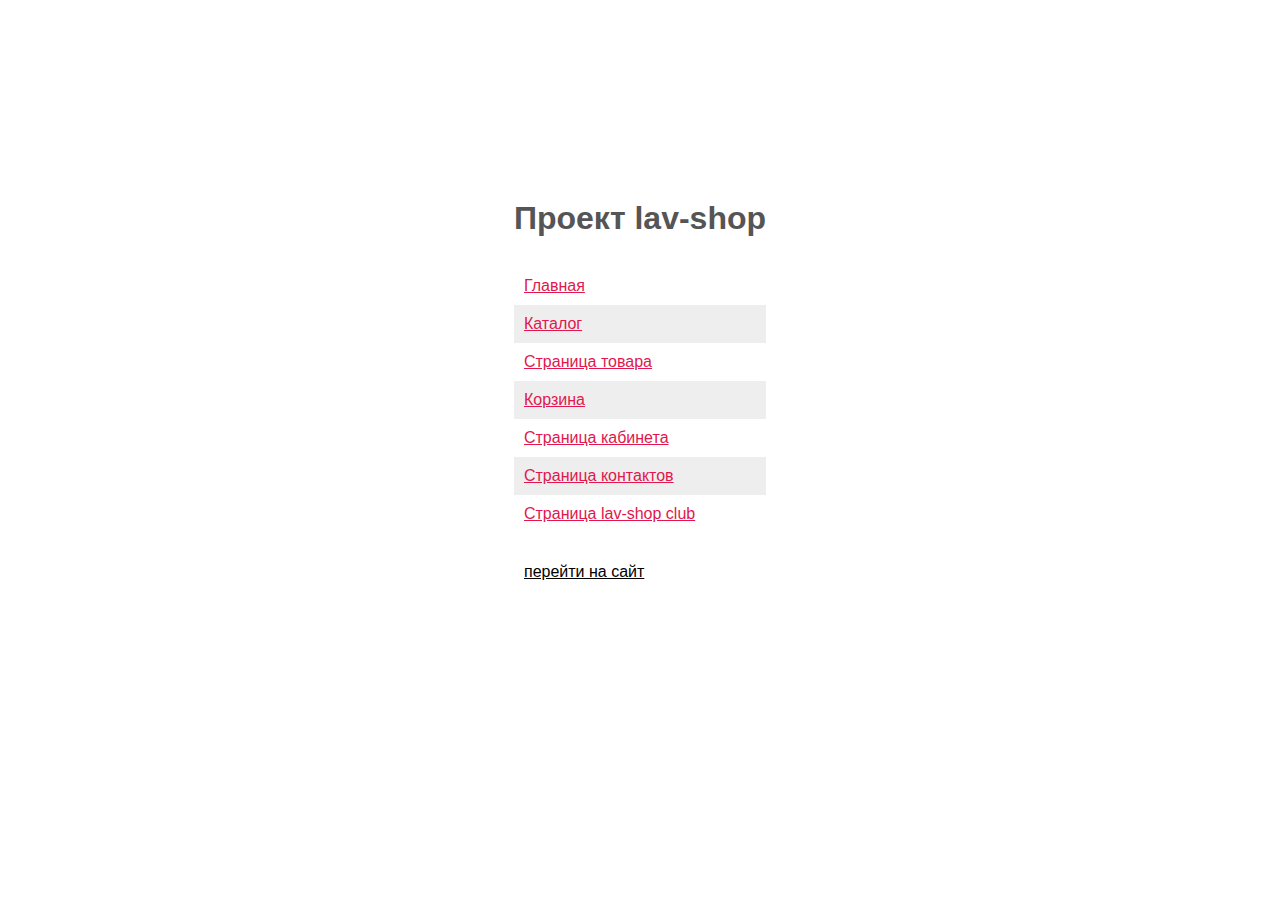
<file: index.html>
<!DOCTYPE html>
<html lang="en">
<head>
	<meta charset="UTF-8">
	<title>Верстка проекта lav-shop</title>
</head>

<style>
	* {
		margin: 0;
		padding: 0;
	}
	html, body {
		height: 100%;
	}
	body {
		font: 16px "Arial", sans-serif;
		display: flex;
		flex-direction: column;
		justify-content: center;
		align-items: center;
	}
	h1 {
		color: #555;
		margin-bottom: 30px;
	}
	.container {
		flex: 0 1 500px;
	}
	.links-page {
		list-style: none;
		margin: 0;
		padding: 0;
	}
	.links-page__item {
	}
	.links-page__item:nth-child(2n) {
		background-color: #eee;
	}
	.url {
	   color: #000;
	   display: block;
	   margin-top: 20px;
	}
	a {
		display: block;
		padding: 10px;
		color: #E2174D;
		transition: background .2s
	}

	a:hover {
		background-color: #E2174D;
		color: #fff;
		box-shadow: 0 0 2px rgba(0, 0, 0, .5)
	}

</style>

<body>
	<div class="container">
		<h1>Проект lav-shop</h1>
		<ul class="links-page">
			<li class="links-page__item">
				<a href="main.html" class="page-link">Главная</a>
			</li>
			<li class="links-page__item">
				<a href="catalog.html" class="page-link">Каталог</a>
			</li>
			<li class="links-page__item">
				<a href="product.html" class="page-link">Страница товара</a>
			</li>
			<li class="links-page__item">
				<a href="cart.html" class="page-link">Корзина</a>
			</li>
			<li class="links-page__item">
				<a href="login-registration.html" class="page-link">Страница кабинета</a>
			</li>
			<li class="links-page__item">
				<a href="contact.html" class="page-link">Страница контактов</a>
			</li>
			<li class="links-page__item">
				<a href="sale.html" class="page-link">Страница lav-shop club</a>
			</li>
			
		</ul>
		<a class="url" href="http://lav-shop.by/">перейти на сайт</a>
	</div>
</body>
</html>
</file>
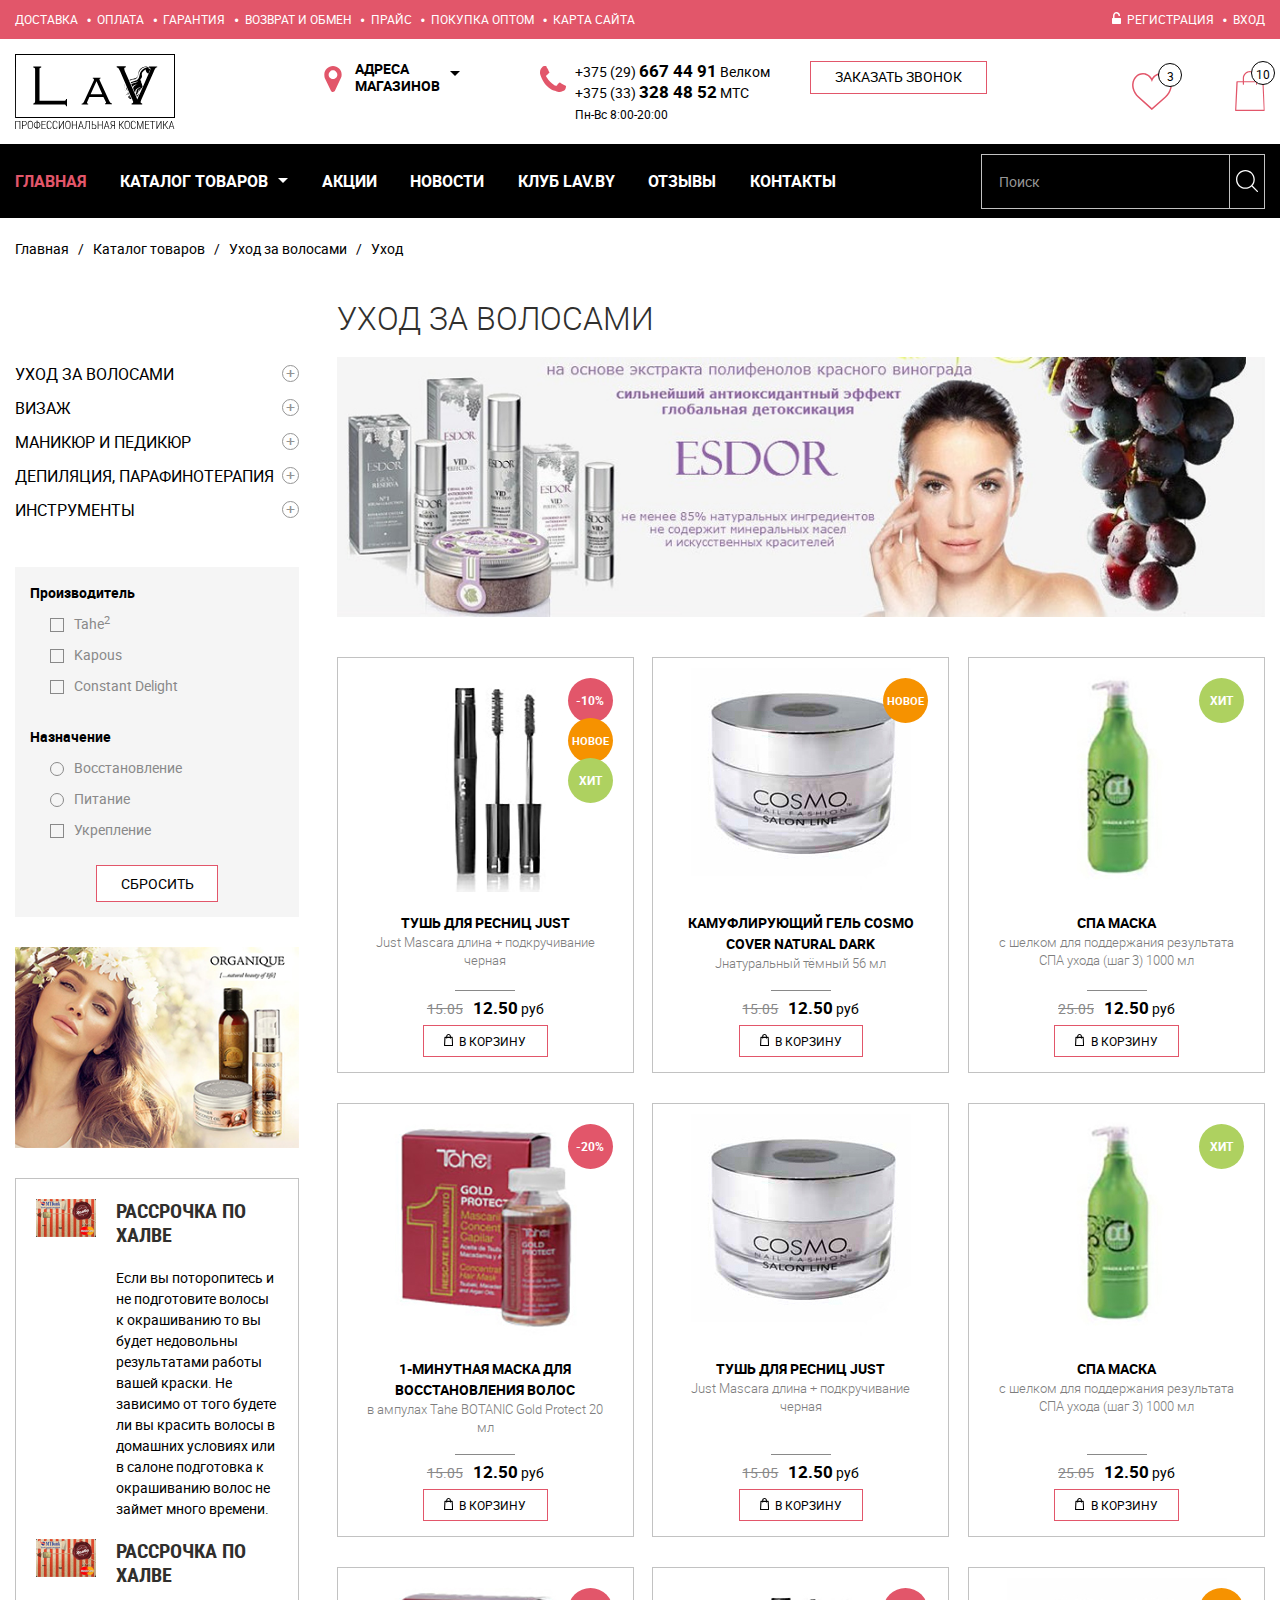
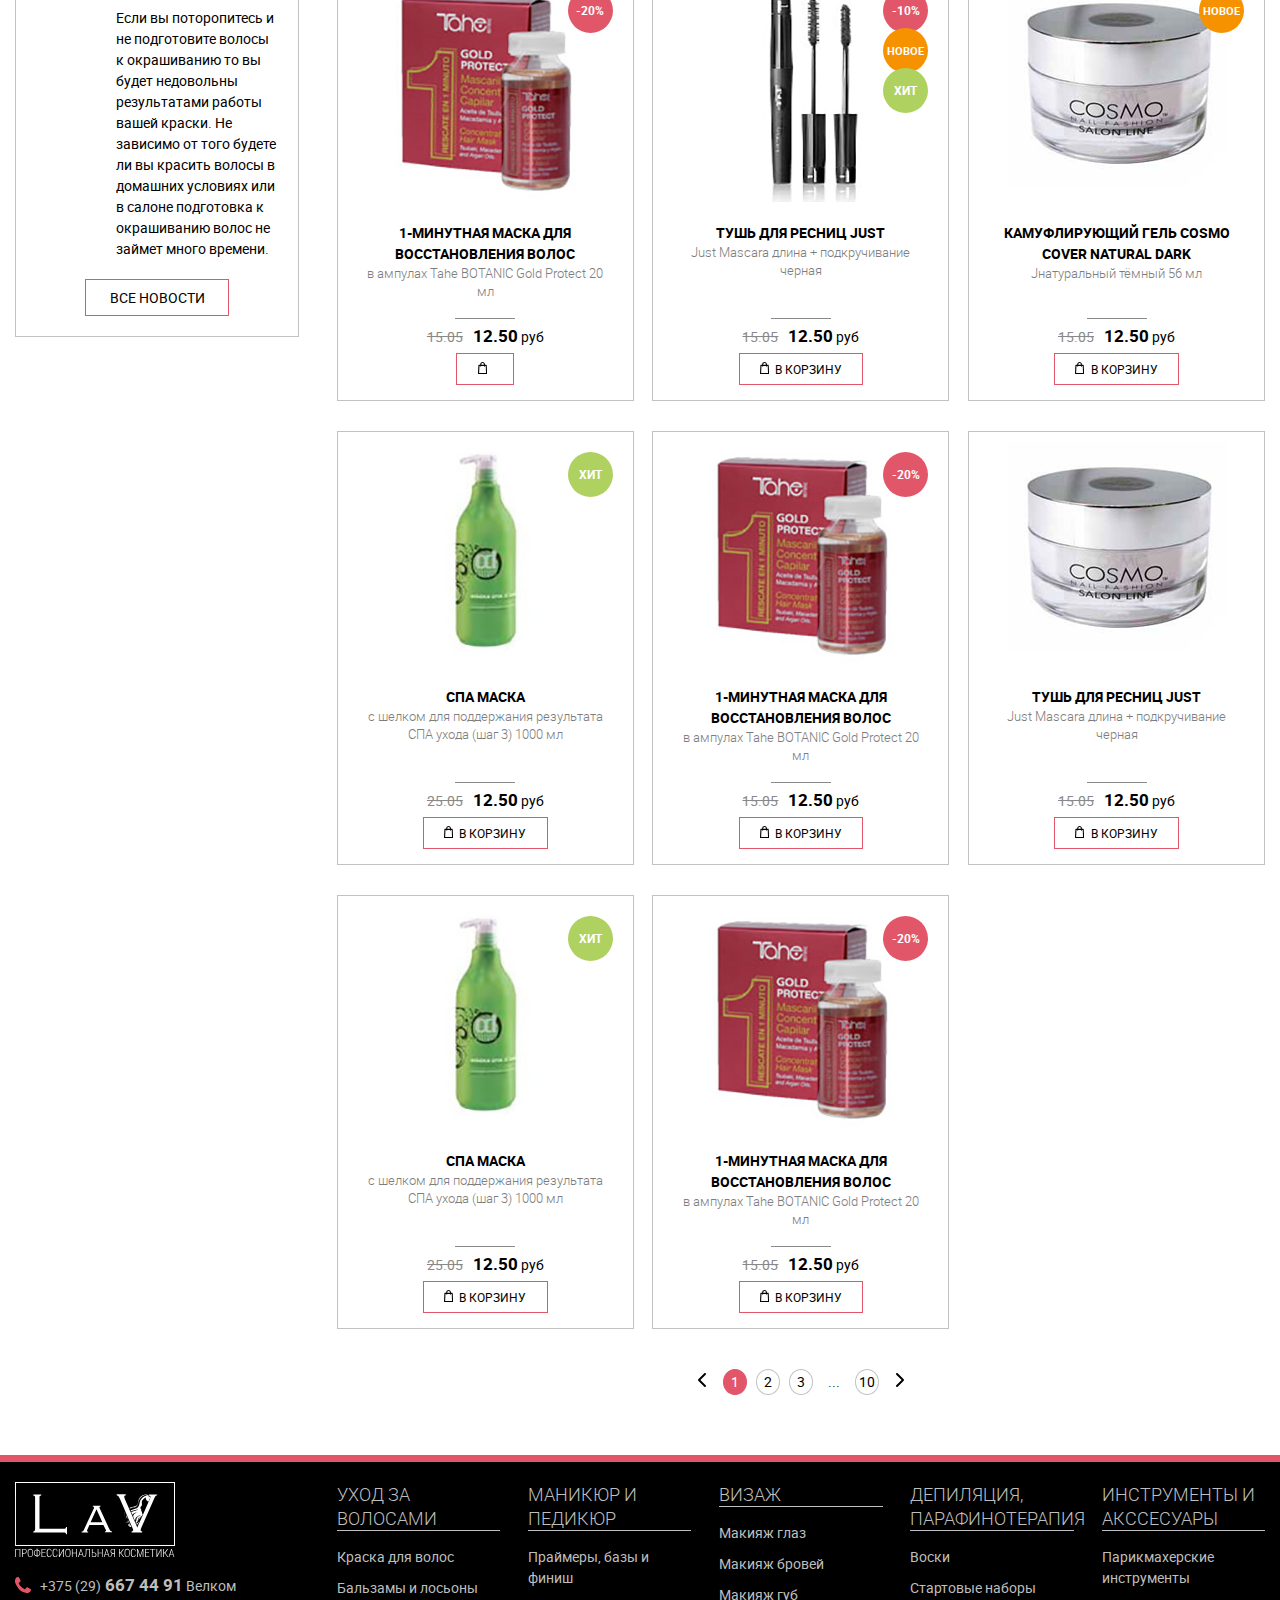
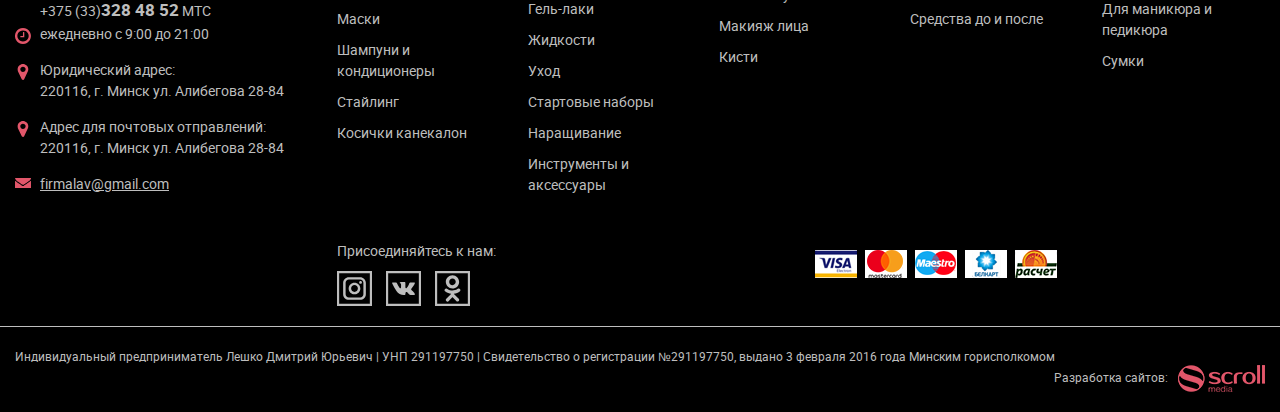
<file: catalog.html>
<!-- MENU? _______________________________________________--><!DOCTYPE html>
<html>
  <head>
    <meta charset="utf-8">
    <title>lav</title>
    <meta http-equiv="X-UA-Compatible" content="IE=edge">
    <meta name="viewport" content="initial-scale=1">
    <link href="css/common.css" rel="stylesheet">
  </head>
  <body>
    <div class="mob-nav" id="mob-nav">
      <ul>
        <li class="first active"><a href="/">Главная</a></li>
        <li><a href="katalog/" rel="category">Каталог товаров</a>
          <ul>
            <li class="first"><a href="katalog/uxod-za-volosami/">Уход за волосами</a>
              <ul>
                <li class="first"><a href="katalog/uxod-za-volosami/kraska-dlya-volos/">Краска для волос</a></li>
                <li><a href="katalog/uxod-za-volosami/balzamyi-i-losonyi/">Бальзамы и лосьоны</a></li>
                <li><a href="katalog/uxod-za-volosami/maski/">Маски</a></li>
                <li><a href="katalog/uxod-za-volosami/shampuni-i-kondiczioneryi/">Шампуни и кондиционеры</a></li>
                <li><a href="katalog/uxod-za-volosami/stajling/">Стайлинг</a></li>
                <li class="last"><a href="katalog/uxod-za-volosami/kosichki-kanekalon/">Косички канекалон</a></li>
              </ul>
            </li>
            <li><a href="katalog/manikyur-i-pedikyur/">Маникюр и педикюр</a>
              <ul>
                <li class="first"><a href="katalog/manikyur-i-pedikyur/prajmeryi-bazyi-i-finish/">Праймеры, базы и финиш</a></li>
                <li><a href="katalog/manikyur-i-pedikyur/gel-laki/">Гель-лаки</a></li>
                <li><a href="katalog/manikyur-i-pedikyur/zhidkosti/">Жидкости</a></li>
                <li><a href="katalog/manikyur-i-pedikyur/uxod/">Уход</a></li>
                <li><a href="katalog/manikyur-i-pedikyur/startovyie-naboryi/">Стартовые наборы</a></li>
                <li><a href="katalog/manikyur-i-pedikyur/narashhivanie/">Наращивание</a></li>
                <li class="last"><a href="katalog/instrumentyi-i-akssesuaryi/dlya-manikyura-i-pedikyura/">Инструменты и аксессуары</a></li>
              </ul>
            </li>
            <li><a href="katalog/vizazh/">Визаж</a>
              <ul>
                <li class="first"><a href="katalog/vizazh/makiyazh-glaz.html">Макияж глаз</a></li>
                <li><a href="katalog/vizazh/makiyazh-brovej/">Макияж бровей</a></li>
                <li><a href="katalog/vizazh/makiyazh-gub/">Макияж губ</a></li>
                <li><a href="katalog/vizazh/makiyazh-licza/">Макияж лица</a></li>
                <li class="last"><a href="katalog/vizazh/kisti/">Кисти</a></li>
              </ul>
            </li>
            <li><a href="katalog/depilyacziya/">Депиляция, парафинотерапия</a>
              <ul>
                <li class="first"><a href="katalog/depilyacziya/voski/">Воски</a></li>
                <li><a href="katalog/depilyacziya/startovyie-naboryi/">Стартовые наборы</a></li>
                <li class="last"><a href="katalog/depilyacziya/sredstva-do-i-posle/">Средства до и после</a></li>
              </ul>
            </li>
            <li class="last"><a href="katalog/instrumentyi-i-akssesuaryi/">Инструменты и акссесуары</a>
              <ul>
                <li class="first"><a href="katalog/instrumentyi-i-akssesuaryi/parikmaxerskie-instrumentyi/">Парикмахерские инструменты</a>
                  <ul>
                    <li class="first"><a href="katalog/instrumentyi-i-akssesuaryi/parikmaxerskie-instrumentyi/aksessuary/">Аксессуары</a></li>
                    <li><a href="katalog/instrumentyi-i-akssesuaryi/parikmaxerskie-instrumentyi/nozhniczyi.html">Ножницы</a></li>
                    <li class="last"><a href="katalog/instrumentyi-i-akssesuaryi/parikmaxerskie-instrumentyi/mashinki.html">Машинки</a></li>
                  </ul>
                </li>
                <li><a href="katalog/instrumentyi-i-akssesuaryi/dlya-manikyura-i-pedikyura/">Для маникюра и педикюра</a>
                  <ul>
                    <li class="first"><a href="katalog/instrumentyi-i-akssesuaryi/dlya-manikyura-i-pedikyura/lampyi/">Лампы</a></li>
                    <li class="last"><a href="katalog/instrumentyi-i-akssesuaryi/dlya-manikyura-i-pedikyura/oborudovanie/">Оборудование</a></li>
                  </ul>
                </li>
                <li class="last"><a href="katalog/instrumentyi-i-akssesuaryi/sumki/">Сумки</a></li>
              </ul>
            </li>
          </ul>
        </li>
        <li><a href="akczii/">Акции</a></li>
        <li><a href="novosti/">Новости</a></li>
        <li><a href="klub-lav.by/">Клуб Lav.by</a></li>
        <li><a href="otzyivyi/">Отзывы</a></li>
        <li><a href="review.html">Отзывы</a></li>
        <li class="last"><a href="kontaktyi/">Контакты</a></li>
      </ul>
    </div>
    <div class="page-wrap">
      <div class="page-content">
        <div class="top-nav">
          <div class="container">
            <div class="top-nav__wrap">
              <div class="logo logo logo--mob-top"><a class="link-block icon--invert-link" href="/" title="На гланую страницу">
                  <svg class="icon-svg-symb icon-logo-lav ">
                    <use xlink:href="img/symbol.svg#logo-lav"></use>
                  </svg></a>
              </div>
              <ul class="second-nav">
                <li class="second-nav__item"><a class="second-nav__link" href="#">Доставка</a>
                </li>
                <li class="second-nav__item"><a class="second-nav__link" href="#">Оплата</a>
                </li>
                <li class="second-nav__item"><a class="second-nav__link" href="#">Гарантия</a>
                </li>
                <li class="second-nav__item"><a class="second-nav__link" href="#">Возврат и обмен</a>
                </li>
                <li class="second-nav__item"><a class="second-nav__link" href="#">Прайс</a>
                </li>
                <li class="second-nav__item"><a class="second-nav__link" href="#">Покупка оптом</a>
                </li>
                <li class="second-nav__item"><a class="second-nav__link" href="#">Карта сайта</a>
                </li>
              </ul>
              <div class="top-nav__right">
                <ul class="login">
                  <li class="login__item">
                    <svg class="icon-svg-symb icon-sign-in icon-left icon-middle">
                      <use xlink:href="img/symbol.svg#sign-in"></use>
                    </svg><a class="login__link login__reg" href="#">Регистрация</a>
                  </li>
                  <li class="login__item"><a class="login__link login__sig-in" href="#">Вход</a>
                  </li>
                </ul>
                <div class="mob-prod-info">
                  <div class="mob-prod-info__item"><a class="mob-prod-info__link icon--invert-link" id="mob-wish-icon" href="#">
                      <svg class="icon-svg-symb icon-wishlist ">
                        <use xlink:href="img/symbol.svg#wishlist"></use>
                      </svg>
                      <div class="badge top-info__badge">3</div></a></div>
                  <div class="mob-prod-info__item"><a class="mob-prod-info__link icon--invert-link" id="mob-cart-icon" href="#">
                      <svg class="icon-svg-symb icon-cart ">
                        <use xlink:href="img/symbol.svg#cart"></use>
                      </svg>
                      <div class="badge top-info__badge">3</div></a></div>
                </div>
              </div>
            </div>
          </div>
        </div>
        <div class="container">
          <div class="brand-panel">
            <div class="brand-panel__logo logo"><a class="__link" href="/" title="На гланую страницу">
                <svg class="icon-svg-symb icon-logo-lav ">
                  <use xlink:href="img/symbol.svg#logo-lav"></use>
                </svg></a>
            </div>
            <div class="top-contact">
              <div class="top-contact__shop popup-control">
                <div class="icon-boolet-wrap"><i class="icon-map icon-map--brand-panel icon-boolet"></i>
                  <div class="top-contact__shop-title">Адреса <br> магазинов
                  </div>
                </div>
                <ul class="shop-list popup popup popup--shop-list">
                  <div class="popup__wrap">
                    <li class="shop-list__item">
                      <div class="shop-list__img"><img src="img/temp/shop-1.jpg" alt="">
                      </div>
                      <div class="shop-list__item-txt">
                        <div class="shop-list__name">ТЦ ‎«Светиловский‎»
                        </div>
                        <div class="shop-list__addr">г. Барановичи, ул.Луговая, 4<br>павильон №1
                        </div>
                      </div>
                    </li>
                    <li class="shop-list__item">
                      <div class="shop-list__img"><img src="img/temp/shop-1.jpg" alt="">
                      </div>
                      <div class="shop-list__item-txt">
                        <div class="shop-list__name">ТЦ ‎«Радужный‎»
                        </div>
                        <div class="shop-list__addr">г. Барановичи, ул. Тельмана, 64<br>павильон №2
                        </div>
                      </div>
                    </li>
                    <li class="shop-list__item">
                      <div class="shop-list__img"><img src="img/temp/shop-1.jpg" alt="">
                      </div>
                      <div class="shop-list__item-txt">
                        <div class="shop-list__name">Супермаркет «Белмаркет»
                        </div>
                        <div class="shop-list__addr">г. Барановичи, п-т Машерова, 7<br> магазин «FANTASY»
                        </div>
                      </div>
                    </li>
                    <li class="shop-list__item">
                      <div class="shop-list__img"><img src="img/temp/shop-2.jpg" alt="">
                      </div>
                      <div class="shop-list__item-txt">
                        <div class="shop-list__name">Магазин «БиGOODи»
                        </div>
                        <div class="shop-list__addr">г. Барановичи, ул. Царюка, 9
                        </div>
                      </div>
                    </li>
                    <li class="shop-list__item">
                      <div class="shop-list__img"><img src="img/temp/shop-2.jpg" alt="">
                      </div>
                      <div class="shop-list__item-txt">
                        <div class="shop-list__name">Магазин «БиGOODи»
                        </div>
                        <div class="shop-list__addr">г. Барановичи, ул. Советская, 53
                        </div>
                      </div>
                    </li>
                  </div>
                </ul>
              </div>
              <div class="top-contact__tel">
                <div class="icon-boolet-wrap"><i class="icon-tel icon-tel--brand-panel icon-boolet"></i>+375 (29) <SPAN class="tel">667 44 91</SPAN>
                  Велком <br>
                  +375 (33) <span class="tel">328 48 52</span>  МТС <br>
                  <div class="top-contact__tel-info">Пн-Вс 8:00-20:00
                  </div>
                </div>
              </div>
              <div class="top-contact__call-back"><a class="fancy-modal-ajax btn" href="javascript:;" data-src="#form-callback" data-fancybox>Заказать звонок</a>
              </div>
            </div>
            <div class="top-cart">
              <div class="top-cart__item wishlist-small">
                <div class="popup-control"><a class="top-cart__item-link" href="#">
                  <svg class="icon-svg-symb icon-wishlist ">
                    <use xlink:href="img/symbol.svg#wishlist"></use>
                  </svg>
                  <div class="badge top-info__badge">3</div></a>
                  <div class="popup popup--prodcart-list">
                    <div class="popup__wrap">
                      <div class="prodcart-list">
                        <div class="prodcart-list__item">
                          <div class="prodcart-list__cell prodcart-list__img"><a class="product-link" href="#"><img src="img/temp/cart-small_1.jpg" alt=""></a>
                          </div>
                          <div class="prodcart-list__cell"><a class="product-link prodcart-list__title" href="#">Тушь для ресниц JUST <span class="prod-subtitle">Just Mascara длина + подкручивание черная</span></a>
                            <div class="prodcart-list__item-footer"><span class="price"><span>12.50</span> руб.</span>
                              <form class="addcart-form" action="">
                                <button class="prodcart-list__button addtocart btn btn btn--small" type="submit">
                                  <svg class="icon-svg-symb icon-cart-small icon-left icon-middle">
                                    <use xlink:href="img/symbol.svg#cart-small"></use>
                                  </svg>В корзину
                                </button>
                              </form>
                            </div>
                          </div>
                          <div class="prodcart-list__cell prodcart-list__delete"><a href="#">
                              <svg class="icon-svg-symb icon-delete ">
                                <use xlink:href="img/symbol.svg#delete"></use>
                              </svg></a>
                          </div>
                        </div>
                        <div class="prodcart-list__item">
                          <div class="prodcart-list__cell prodcart-list__img"><a class="product-link" href="#"><img src="img/temp/cart-small_1.jpg" alt=""></a>
                          </div>
                          <div class="prodcart-list__cell"><a class="product-link prodcart-list__title" href="#">Тушь для ресниц JUST <span class="prod-subtitle">Just Mascara длина + подкручивание черная</span></a>
                            <div class="prodcart-list__item-footer"><span class="price"><span>12.50</span> руб.</span>
                              <form class="addcart-form" action="">
                                <button class="prodcart-list__button addtocart btn btn btn--small" type="submit">
                                  <svg class="icon-svg-symb icon-cart-small icon-left icon-middle">
                                    <use xlink:href="img/symbol.svg#cart-small"></use>
                                  </svg>В корзину
                                </button>
                              </form>
                            </div>
                          </div>
                          <div class="prodcart-list__cell prodcart-list__delete"><a href="#">
                              <svg class="icon-svg-symb icon-delete ">
                                <use xlink:href="img/symbol.svg#delete"></use>
                              </svg></a>
                          </div>
                        </div>
                        <div class="prodcart-list__item">
                          <div class="prodcart-list__cell prodcart-list__img"><a class="product-link" href="#"><img src="img/temp/cart-small_1.jpg" alt=""></a>
                          </div>
                          <div class="prodcart-list__cell"><a class="product-link prodcart-list__title" href="#">Тушь для ресниц JUST <span class="prod-subtitle">Just Mascara длина + подкручивание черная</span></a>
                            <div class="prodcart-list__item-footer"><span class="price"><span>12.50</span> руб.</span>
                              <form class="addcart-form" action="">
                                <button class="prodcart-list__button addtocart btn btn btn--small" type="submit">
                                  <svg class="icon-svg-symb icon-cart-small icon-left icon-middle">
                                    <use xlink:href="img/symbol.svg#cart-small"></use>
                                  </svg>В корзину
                                </button>
                              </form>
                            </div>
                          </div>
                          <div class="prodcart-list__cell prodcart-list__delete"><a href="#">
                              <svg class="icon-svg-symb icon-delete ">
                                <use xlink:href="img/symbol.svg#delete"></use>
                              </svg></a>
                          </div>
                        </div>
                        <div class="prodcart-list__item">
                          <div class="prodcart-list__cell prodcart-list__img"><a class="product-link" href="#"><img src="img/temp/cart-small_1.jpg" alt=""></a>
                          </div>
                          <div class="prodcart-list__cell"><a class="product-link prodcart-list__title" href="#">Тушь для ресниц JUST <span class="prod-subtitle">Just Mascara длина + подкручивание черная</span></a>
                            <div class="prodcart-list__item-footer"><span class="price"><span>12.50</span> руб.</span>
                              <form class="addcart-form" action="">
                                <button class="prodcart-list__button addtocart btn btn btn--small" type="submit">
                                  <svg class="icon-svg-symb icon-cart-small icon-left icon-middle">
                                    <use xlink:href="img/symbol.svg#cart-small"></use>
                                  </svg>В корзину
                                </button>
                              </form>
                            </div>
                          </div>
                          <div class="prodcart-list__cell prodcart-list__delete"><a href="#">
                              <svg class="icon-svg-symb icon-delete ">
                                <use xlink:href="img/symbol.svg#delete"></use>
                              </svg></a>
                          </div>
                        </div>
                      </div>
                    </div>
                    <div class="popup__footer"><a class="btn" href="#">
                        <svg class="icon-svg-symb icon-wishlist icon-left icon-middle">
                          <use xlink:href="img/symbol.svg#wishlist"></use>
                        </svg><span>Открыть лист желаний</span></a></div>
                  </div>
                </div>
              </div>
              <div class="top-cart__item cart-small">
                <div class="popup-control"><a class="top-cart__item-link" href="#">
                  <svg class="icon-svg-symb icon-cart ">
                    <use xlink:href="img/symbol.svg#cart"></use>
                  </svg>
                  <div class="badge top-info__badge">10</div></a>
                  <div class="popup popup--prodcart-list">
                    <div class="popup__wrap">
                      <div class="prodcart-list">
                        <div class="prodcart-list__item">
                          <div class="prodcart-list__cell prodcart-list__img"><a class="product-link" href="#"><img src="img/temp/cart-small_1.jpg" alt=""></a>
                          </div>
                          <div class="prodcart-list__cell"><a class="product-link prodcart-list__title" href="#">Тушь для ресниц JUST <span class="prod-subtitle">Just Mascara длина + подкручивание черная</span></a>
                            <div class="prodcart-list__item-footer"><span class="price"><span>12.50</span> руб.</span>
                            </div>
                          </div>
                          <div class="prodcart-list__cell prodcart-list__delete"><a href="#">
                              <svg class="icon-svg-symb icon-delete ">
                                <use xlink:href="img/symbol.svg#delete"></use>
                              </svg></a>
                          </div>
                        </div>
                      </div>
                    </div>
                    <div class="popup__footer">
                      <div class="cart-info">
                        Всего товаров 1 <br>
                        На сумму <span class="price"><span>12.50</span> руб.</span>
                      </div><a class="btn" href="#">
                        <svg class="icon-svg-symb icon-cart-small icon-left icon-middle">
                          <use xlink:href="img/symbol.svg#cart-small"></use>
                        </svg><span>Оформить заказ</span></a>
                    </div>
                  </div>
                </div>
              </div>
            </div>
          </div>
        </div>
        <div class="main-nav-wrap">
          <div class="container">
            <div class="main-nav">
              <nav class="nav nav-top">
                <ul class="main-menu">
                  <li class="menu__item active"><span class="menu__link">Главная</span>
                  </li>
                  <li class="menu__item"><a class="menu__link" href="#">Каталог товаров</a><span class="icon-nav-dropdown"></span>
                    <div class="main-menu__sub-wrap">
                      <div class="container">
                        <ul class="main-menu__sub-list">
                          <li class="main-menu__sub-item menu-title">Визаж
                            <ul class="main-menu__sub-list">
                              <li class="menu__item"><a class="menu__link" href="#">Макияж глаз</a>
                              </li>
                              <li class="menu__item"><a class="menu__link" href="#">Макияж бровей</a>
                              </li>
                              <li class="menu__item"><a class="menu__link" href="#">Макияж губ</a>
                              </li>
                              <li class="menu__item"><a class="menu__link" href="#">Макияж лица</a>
                              </li>
                              <li class="menu__item"><a class="menu__link" href="#">Кисти</a>
                              </li>
                              <li class="menu__item"><a class="menu__link" href="#">Аксессуары</a>
                              </li>
                            </ul>
                          </li>
                          <li class="main-menu__sub-item">
                            <div class="menu-title">Уход за волосами</div>
                            <ul class="main-menu__sub-list">
                              <li class="menu__item"><a class="menu__link" href="#">Краска для бровей</a>
                              </li>
                              <li class="menu__item"><a class="menu__link" href="#">Краска для волос</a>
                              </li>
                              <li class="menu__item"><a class="menu__link" href="#">Профессиональный уход (косметика) для волос</a>
                              </li>
                              <li class="menu__item"><a class="menu__link" href="#">Стайлинг</a>
                              </li>
                              <li class="menu__item"><a class="menu__link" href="#">Парикмахерские инструменты</a>
                              </li>
                              <li class="menu__item"><a class="menu__link" href="#">Аксессуары</a>
                              </li>
                            </ul>
                          </li>
                          <li class="main-menu__sub-item">
                            <div class="menu-title">Маникюр и педикюр</div>
                            <ul class="main-menu__sub-list">
                              <li class="menu__item"><a class="menu__link" href="#">Жидкости</a>
                              </li>
                              <li class="menu__item"><a class="menu__link" href="#">Кисти</a>
                              </li>
                              <li class="menu__item"><a class="menu__link" href="#">Материалы</a>
                              </li>
                              <li class="menu__item"><a class="menu__link" href="#">Пилки, бафы</a>
                              </li>
                              <li class="menu__item"><a class="menu__link" href="#">Стартовые наборы</a>
                              </li>
                              <li class="menu__item"><a class="menu__link" href="#">Терки для стоп</a>
                              </li>
                              <li class="menu__item"><a class="menu__link" href="#">Инструменты</a>
                              </li>
                              <li class="menu__item"><a class="menu__link" href="#">Аксессуары</a>
                              </li>
                            </ul>
                          </li>
                          <li class="main-menu__sub-item">
                            <div class="menu-title">Депиляция, парафинотерапия</div>
                            <ul class="main-menu__sub-list">
                              <li class="menu__item"><a class="menu__link" href="#">Воски</a>
                              </li>
                              <li class="menu__item"><a class="menu__link" href="#">Воскоплавы</a>
                              </li>
                              <li class="menu__item"><a class="menu__link" href="#">Парафин</a>
                              </li>
                              <li class="menu__item"><a class="menu__link" href="#">Парафиновые ванны</a>
                              </li>
                              <li class="menu__item"><a class="menu__link" href="#">Средства ДО и ПОСЛЕ</a>
                              </li>
                              <li class="menu__item"><a class="menu__link" href="#">Стартовый наборы</a>
                              </li>
                              <li class="menu__item"><a class="menu__link" href="#">Аксессуары</a>
                              </li>
                            </ul>
                          </li>
                        </ul>
                      </div>
                    </div>
                  </li>
                  <li class="menu__item"><a class="menu__link" href="#">Акции</a>
                  </li>
                  <li class="menu__item"><a class="menu__link" href="#">Новости</a>
                  </li>
                  <li class="menu__item"><a class="menu__link" href="#">Клуб LAV.BY</a>
                  </li>
                  <li class="menu__item"><a class="menu__link" href="#">Отзывы</a>
                  </li>
                  <li class="menu__item"><a class="menu__link" href="#">Контакты</a>
                  </li>
                </ul>
              </nav><a class="link-mob-nav burger" href="#mob-nav"><span class="burger-inner"></span></a>
              <form class="search" action="" method="get">
                <input class="search__input" type="search" placeholder="Поиск">
                <button class="search__btn" type="submit">
                  <svg class="icon-svg-symb icon-search ">
                    <use xlink:href="img/symbol.svg#search"></use>
                  </svg>
                </button>
              </form>
            </div>
          </div>
        </div>
        <div class="container">
          <ul class="breadcrums">
            <li class="breadcrums__item"><a class="breadcrums__link" href="#">Главная</a>
            </li>
            <li class="breadcrums__item"><a class="breadcrums__link" href="#">Каталог товаров</a>
            </li>
            <li class="breadcrums__item"><a class="breadcrums__link" href="#">Уход за волосами</a>
            </li>
            <li class="breadcrums__item"><span class="breadcrums__link">Уход</span>
            </li>
          </ul>
          <div class="title title--light title--catalog">УХОД ЗА ВОЛОСАМИ</div>
          <div class="content content--flex">
            <aside class="sidebar">
              <ul class="catalog-nav js-accordion">
                <li class="menu__item"><a class="menu__link" href="#">УХОД ЗА ВОЛОСАМИ</a>
                  <ul>
                    <li class="menu__item"><a class="menu__link" href="#">Окрашивание</a>
                    </li>
                    <li class="menu__item"><a class="menu__link" href="#">Уход</a>
                    </li>
                    <li class="menu__item"><a class="menu__link" href="#">Укладка </a>
                    </li>
                  </ul>
                </li>
                <li class="menu__item"><a class="menu__link" href="#">ВИЗАЖ</a>
                  <ul>
                    <li class="menu__item"><a class="menu__link" href="#">Макияж глаз</a>
                    </li>
                    <li class="menu__item"><a class="menu__link" href="#">Макияж бровей</a>
                    </li>
                    <li class="menu__item"><a class="menu__link" href="#">Макияж губ</a>
                    </li>
                    <li class="menu__item"><a class="menu__link" href="#">Макияж лица</a>
                    </li>
                    <li class="menu__item"><a class="menu__link" href="#">Кисти</a>
                    </li>
                    <li class="menu__item"><a class="menu__link" href="#">Аксессуары</a>
                    </li>
                  </ul>
                </li>
                <li class="menu__item"><a class="menu__link" href="#">МАНИКЮР И ПЕДИКЮР</a>
                  <ul>
                    <li class="menu__item"><a class="menu__link" href="#">Жидкости</a>
                    </li>
                    <li class="menu__item"><a class="menu__link" href="#">Кисти</a>
                    </li>
                    <li class="menu__item"><a class="menu__link" href="#">Материалы</a>
                    </li>
                    <li class="menu__item"><a class="menu__link" href="#">Пилки, бафы</a>
                    </li>
                    <li class="menu__item"><a class="menu__link" href="#">Стартовые наборы</a>
                    </li>
                    <li class="menu__item"><a class="menu__link" href="#">Терки для стоп</a>
                    </li>
                    <li class="menu__item"><a class="menu__link" href="#">Инструменты</a>
                    </li>
                    <li class="menu__item"><a class="menu__link" href="#">Аксессуары</a>
                    </li>
                  </ul>
                </li>
                <li class="menu__item"><a class="menu__link" href="#">ДЕПИЛЯЦИЯ, ПАРАФИНОТЕРАПИЯ</a>
                  <ul>
                    <li class="menu__item"><a class="menu__link" href="#">Воски</a>
                    </li>
                    <li class="menu__item"><a class="menu__link" href="#">Воскоплавы</a>
                    </li>
                    <li class="menu__item"><a class="menu__link" href="#">Парафин</a>
                    </li>
                    <li class="menu__item"><a class="menu__link" href="#">Парафиновые ванны</a>
                    </li>
                    <li class="menu__item"><a class="menu__link" href="#">Средства ДО и ПОСЛЕ</a>
                    </li>
                    <li class="menu__item"><a class="menu__link" href="#">Стартовый наборы</a>
                    </li>
                    <li class="menu__item"><a class="menu__link" href="#">Аксессуары</a>
                    </li>
                  </ul>
                </li>
                <li class="menu__item"><a class="menu__link" href="#">Инструменты</a>
                  <ul>
                    <li class="menu__item"><a class="menu__link" href="#">Парикмахерские</a>
                    </li>
                    <li class="menu__item"><a class="menu__link" href="#">Для маникюра</a>
                    </li>
                  </ul>
                </li>
              </ul>
              <div class="filters" id="filters">
                <form>
                  <div class="filters__block">
                    <div class="filters__title">Производитель
                    </div>
                    <div class="filters__row">
                      <input class="js-styler" type="checkbox">
                      <label>Tahe<sup>2</sup></label>
                    </div>
                    <div class="filters__row">
                      <input class="js-styler" type="checkbox">
                      <label>Kapous</label>
                    </div>
                    <div class="filters__row">
                      <input class="js-styler" type="checkbox">
                      <label>Constant Delight</label>
                    </div>
                  </div>
                  <div class="filters__block">
                    <div class="filters__title">Назначение
                    </div>
                    <div class="filters__row">
                      <input class="js-styler" type="radio">
                      <label>Восстановление</label>
                    </div>
                    <div class="filters__row">
                      <input class="js-styler" type="radio">
                      <label>Питание</label>
                    </div>
                    <div class="filters__row">
                      <input class="js-styler" type="checkbox">
                      <label>Укрепление</label>
                    </div>
                  </div>
                  <div class="btn-wrap">
                    <button class="btn btn--reset">Сбросить</button>
                  </div>
                </form>
              </div>
              <button id="mob-filter-icon">
                <svg class="icon-svg-symb icon-controls ">
                  <use xlink:href="img/symbol.svg#controls"></use>
                </svg>
              </button>
              <div class="banner section-small">
                <div class="banner__item"><img src="img/temp/banner-small.jpg" alt="">
                </div>
              </div>
              <div class="news section-small section section--card">
                <ul class="news__list">
                  <li class="news__item">
                    <div class="news__img"><img src="img/temp/news.jpg" alt="">
                    </div><a class="news__content link-block" href="#">
                    <h3 class="title title--middle link-block__hover">Рассрочка по Халве</h3>
                    <p>Если вы поторопитесь и не подготовите волосы к окрашиванию то вы будет недовольны результатами работы вашей краски. Не зависимо от того будете ли вы красить волосы в домашних условиях или в салоне подготовка к окрашиванию волос не займет много времени.</p></a>
                  </li>
                  <li class="news__item">
                    <div class="news__img"><img src="img/temp/news.jpg" alt="">
                    </div><a class="news__content link-block" href="#">
                    <h3 class="title title--middle link-block__hover">Рассрочка по Халве</h3>
                    <p>Если вы поторопитесь и не подготовите волосы к окрашиванию то вы будет недовольны результатами работы вашей краски. Не зависимо от того будете ли вы красить волосы в домашних условиях или в салоне подготовка к окрашиванию волос не займет много времени.</p></a>
                  </li>
                </ul>
                <div class="btn-wrap"><a class="btn" href="#">Все новости</a></div>
              </div>
            </aside>
            <div class="catalog content-main">
              <div class="banner section-after">
                <div class="banner__item"><img src="img/temp/banner-big.jpg" alt="">
                </div>
              </div>
              <div class="catalog__bar">
              </div>
              <div class="prod-list prod-list--col">
                <div class="prod-list__item">
                  <button class="add-wishlist add-wishlist--prod-list">
                    <svg class="icon-svg-symb icon-wishlist ">
                      <use xlink:href="img/symbol.svg#wishlist"></use>
                    </svg>
                  </button>
                  <div class="prod-status">
                    <div class="prod-status__item prod-status__item--sale">-10%
                    </div>
                    <div class="prod-status__item prod-status__item--new">новое
                    </div>
                    <div class="prod-status__item prod-status__item--pop">хит
                    </div>
                  </div><a class="prod-list__link" href="#"><span class="prod-list__img"><img src="img/temp/prod-small_1.jpg" alt=""></span><span class="prod-list__title">
                  <div class="prod-title">Тушь для ресниц JUST</div>
                  <div class="prod-subtitle">Just Mascara длина + подкручивание черная</div></span></a>
                  <div class="prod-list__footer">
                    <div class="prod-list__cost"><span class="old-price">15.05</span><span class="price"><span>12.50</span> руб</span>
                    </div>
                    <form class="addcart-form" action="">
                      <button class="prod-list__button addtocart btn btn btn--small" type="submit">
                        <svg class="icon-svg-symb icon-cart-small icon-left icon-middle">
                          <use xlink:href="img/symbol.svg#cart-small"></use>
                        </svg>В корзину
                      </button>
                    </form>
                  </div>
                </div>
                <div class="prod-list__item">
                  <button class="add-wishlist add-wishlist--prod-list">
                    <svg class="icon-svg-symb icon-wishlist ">
                      <use xlink:href="img/symbol.svg#wishlist"></use>
                    </svg>
                  </button>
                  <div class="prod-status">
                    <div class="prod-status__item prod-status__item--new">новое
                    </div>
                  </div><a class="prod-list__link" href="#"><span class="prod-list__img"><img src="img/temp/prod-small_2.jpg" alt=""></span><span class="prod-list__title">
                  <div class="prod-title">Камуфлирующий гель Cosmo Cover Natural Dark</div>
                  <div class="prod-subtitle">Jнатуральный тёмный 56 мл</div></span></a>
                  <div class="prod-list__footer">
                    <div class="prod-list__cost"><span class="old-price">15.05</span><span class="price"><span>12.50</span> руб</span>
                    </div>
                    <form class="addcart-form" action="">
                      <button class="prod-list__button addtocart btn btn btn--small" type="submit">
                        <svg class="icon-svg-symb icon-cart-small icon-left icon-middle">
                          <use xlink:href="img/symbol.svg#cart-small"></use>
                        </svg>В корзину
                      </button>
                    </form>
                  </div>
                </div>
                <div class="prod-list__item">
                  <button class="add-wishlist add-wishlist--prod-list">
                    <svg class="icon-svg-symb icon-wishlist ">
                      <use xlink:href="img/symbol.svg#wishlist"></use>
                    </svg>
                  </button>
                  <div class="prod-status">
                    <div class="prod-status__item prod-status__item--pop">хит
                    </div>
                  </div><a class="prod-list__link" href="#"><span class="prod-list__img"><img src="img/temp/prod-small_3.jpg" alt=""></span><span class="prod-list__title">
                  <div class="prod-title">СПА маска</div>
                  <div class="prod-subtitle">с шелком для поддержания результата СПА ухода (шаг 3) 1000 мл</div></span></a>
                  <div class="prod-list__footer">
                    <div class="prod-list__cost"><span class="old-price">25.05</span><span class="price"><span>12.50</span> руб</span>
                    </div>
                    <form class="addcart-form" action="">
                      <button class="prod-list__button addtocart btn btn btn--small" type="submit">
                        <svg class="icon-svg-symb icon-cart-small icon-left icon-middle">
                          <use xlink:href="img/symbol.svg#cart-small"></use>
                        </svg>В корзину
                      </button>
                    </form>
                  </div>
                </div>
                <div class="prod-list__item">
                  <button class="add-wishlist add-wishlist--prod-list">
                    <svg class="icon-svg-symb icon-wishlist ">
                      <use xlink:href="img/symbol.svg#wishlist"></use>
                    </svg>
                  </button>
                  <div class="prod-status">
                    <div class="prod-status__item prod-status__item--sale">-20%
                    </div>
                  </div><a class="prod-list__link" href="#"><span class="prod-list__img"><img src="img/temp/prod-small_4.jpg" alt=""></span><span class="prod-list__title">
                  <div class="prod-title">1-минутная маска для восстановления волос</div>
                  <div class="prod-subtitle">в ампулах Tahe BOTANIC Gold Protect 20 мл</div></span></a>
                  <div class="prod-list__footer">
                    <div class="prod-list__cost"><span class="old-price">15.05</span><span class="price"><span>12.50</span> руб</span>
                    </div>
                    <form class="addcart-form" action="">
                      <button class="prod-list__button addtocart btn btn btn--small" type="submit">
                        <svg class="icon-svg-symb icon-cart-small icon-left icon-middle">
                          <use xlink:href="img/symbol.svg#cart-small"></use>
                        </svg>В корзину
                      </button>
                    </form>
                  </div>
                </div>
                <div class="prod-list__item">
                  <button class="add-wishlist add-wishlist--prod-list">
                    <svg class="icon-svg-symb icon-wishlist ">
                      <use xlink:href="img/symbol.svg#wishlist"></use>
                    </svg>
                  </button><a class="prod-list__link" href="#"><span class="prod-list__img"><img src="img/temp/prod-small_2.jpg" alt=""></span><span class="prod-list__title">
                  <div class="prod-title">Тушь для ресниц JUST</div>
                  <div class="prod-subtitle">Just Mascara длина + подкручивание черная</div></span></a>
                  <div class="prod-list__footer">
                    <div class="prod-list__cost"><span class="old-price">15.05</span><span class="price"><span>12.50</span> руб</span>
                    </div>
                    <form class="addcart-form" action="">
                      <button class="prod-list__button addtocart btn btn btn--small" type="submit">
                        <svg class="icon-svg-symb icon-cart-small icon-left icon-middle">
                          <use xlink:href="img/symbol.svg#cart-small"></use>
                        </svg>В корзину
                      </button>
                    </form>
                  </div>
                </div>
                <div class="prod-list__item">
                  <button class="add-wishlist add-wishlist--prod-list">
                    <svg class="icon-svg-symb icon-wishlist ">
                      <use xlink:href="img/symbol.svg#wishlist"></use>
                    </svg>
                  </button>
                  <div class="prod-status">
                    <div class="prod-status__item prod-status__item--pop">хит
                    </div>
                  </div><a class="prod-list__link" href="#"><span class="prod-list__img"><img src="img/temp/prod-small_3.jpg" alt=""></span><span class="prod-list__title">
                  <div class="prod-title">СПА маска</div>
                  <div class="prod-subtitle">с шелком для поддержания результата СПА ухода (шаг 3) 1000 мл</div></span></a>
                  <div class="prod-list__footer">
                    <div class="prod-list__cost"><span class="old-price">25.05</span><span class="price"><span>12.50</span> руб</span>
                    </div>
                    <form class="addcart-form" action="">
                      <button class="prod-list__button addtocart btn btn btn--small" type="submit">
                        <svg class="icon-svg-symb icon-cart-small icon-left icon-middle">
                          <use xlink:href="img/symbol.svg#cart-small"></use>
                        </svg>В корзину
                      </button>
                    </form>
                  </div>
                </div>
                <div class="prod-list__item">
                  <button class="add-wishlist add-wishlist--prod-list">
                    <svg class="icon-svg-symb icon-wishlist ">
                      <use xlink:href="img/symbol.svg#wishlist"></use>
                    </svg>
                  </button>
                  <div class="prod-status">
                    <div class="prod-status__item prod-status__item--sale">-20%
                    </div>
                  </div><a class="prod-list__link" href="#"><span class="prod-list__img"><img src="img/temp/prod-small_4.jpg" alt=""></span><span class="prod-list__title">
                  <div class="prod-title">1-минутная маска для восстановления волос</div>
                  <div class="prod-subtitle">в ампулах Tahe BOTANIC Gold Protect 20 мл</div></span></a>
                  <div class="prod-list__footer">
                    <div class="prod-list__cost"><span class="old-price">15.05</span><span class="price"><span>12.50</span> руб</span>
                    </div>
                    <form class="addcart-form" action="">
                      <button class="prod-list__button addtocart btn btn btn--small" type="submit">
                        <svg class="icon-svg-symb icon-cart-small icon-left icon-middle">
                          <use xlink:href="img/symbol.svg#cart-small"></use>
                        </svg>
                      </button>
                    </form>
                  </div>
                </div>
                <div class="prod-list__item">
                  <button class="add-wishlist add-wishlist--prod-list">
                    <svg class="icon-svg-symb icon-wishlist ">
                      <use xlink:href="img/symbol.svg#wishlist"></use>
                    </svg>
                  </button>
                  <div class="prod-status">
                    <div class="prod-status__item prod-status__item--sale">-10%
                    </div>
                    <div class="prod-status__item prod-status__item--new">новое
                    </div>
                    <div class="prod-status__item prod-status__item--pop">хит
                    </div>
                  </div><a class="prod-list__link" href="#"><span class="prod-list__img"><img src="img/temp/prod-small_1.jpg" alt=""></span><span class="prod-list__title">
                  <div class="prod-title">Тушь для ресниц JUST</div>
                  <div class="prod-subtitle">Just Mascara длина + подкручивание черная</div></span></a>
                  <div class="prod-list__footer">
                    <div class="prod-list__cost"><span class="old-price">15.05</span><span class="price"><span>12.50</span> руб</span>
                    </div>
                    <form class="addcart-form" action="">
                      <button class="prod-list__button addtocart btn btn btn--small" type="submit">
                        <svg class="icon-svg-symb icon-cart-small icon-left icon-middle">
                          <use xlink:href="img/symbol.svg#cart-small"></use>
                        </svg>В корзину
                      </button>
                    </form>
                  </div>
                </div>
                <div class="prod-list__item">
                  <button class="add-wishlist add-wishlist--prod-list">
                    <svg class="icon-svg-symb icon-wishlist ">
                      <use xlink:href="img/symbol.svg#wishlist"></use>
                    </svg>
                  </button>
                  <div class="prod-status">
                    <div class="prod-status__item prod-status__item--new">новое
                    </div>
                  </div><a class="prod-list__link" href="#"><span class="prod-list__img"><img src="img/temp/prod-small_2.jpg" alt=""></span><span class="prod-list__title">
                  <div class="prod-title">Камуфлирующий гель Cosmo Cover Natural Dark</div>
                  <div class="prod-subtitle">Jнатуральный тёмный 56 мл</div></span></a>
                  <div class="prod-list__footer">
                    <div class="prod-list__cost"><span class="old-price">15.05</span><span class="price"><span>12.50</span> руб</span>
                    </div>
                    <form class="addcart-form" action="">
                      <button class="prod-list__button addtocart btn btn btn--small" type="submit">
                        <svg class="icon-svg-symb icon-cart-small icon-left icon-middle">
                          <use xlink:href="img/symbol.svg#cart-small"></use>
                        </svg>В корзину
                      </button>
                    </form>
                  </div>
                </div>
                <div class="prod-list__item">
                  <button class="add-wishlist add-wishlist--prod-list">
                    <svg class="icon-svg-symb icon-wishlist ">
                      <use xlink:href="img/symbol.svg#wishlist"></use>
                    </svg>
                  </button>
                  <div class="prod-status">
                    <div class="prod-status__item prod-status__item--pop">хит
                    </div>
                  </div><a class="prod-list__link" href="#"><span class="prod-list__img"><img src="img/temp/prod-small_3.jpg" alt=""></span><span class="prod-list__title">
                  <div class="prod-title">СПА маска</div>
                  <div class="prod-subtitle">с шелком для поддержания результата СПА ухода (шаг 3) 1000 мл</div></span></a>
                  <div class="prod-list__footer">
                    <div class="prod-list__cost"><span class="old-price">25.05</span><span class="price"><span>12.50</span> руб</span>
                    </div>
                    <form class="addcart-form" action="">
                      <button class="prod-list__button addtocart btn btn btn--small" type="submit">
                        <svg class="icon-svg-symb icon-cart-small icon-left icon-middle">
                          <use xlink:href="img/symbol.svg#cart-small"></use>
                        </svg>В корзину
                      </button>
                    </form>
                  </div>
                </div>
                <div class="prod-list__item">
                  <button class="add-wishlist add-wishlist--prod-list">
                    <svg class="icon-svg-symb icon-wishlist ">
                      <use xlink:href="img/symbol.svg#wishlist"></use>
                    </svg>
                  </button>
                  <div class="prod-status">
                    <div class="prod-status__item prod-status__item--sale">-20%
                    </div>
                  </div><a class="prod-list__link" href="#"><span class="prod-list__img"><img src="img/temp/prod-small_4.jpg" alt=""></span><span class="prod-list__title">
                  <div class="prod-title">1-минутная маска для восстановления волос</div>
                  <div class="prod-subtitle">в ампулах Tahe BOTANIC Gold Protect 20 мл</div></span></a>
                  <div class="prod-list__footer">
                    <div class="prod-list__cost"><span class="old-price">15.05</span><span class="price"><span>12.50</span> руб</span>
                    </div>
                    <form class="addcart-form" action="">
                      <button class="prod-list__button addtocart btn btn btn--small" type="submit">
                        <svg class="icon-svg-symb icon-cart-small icon-left icon-middle">
                          <use xlink:href="img/symbol.svg#cart-small"></use>
                        </svg>В корзину
                      </button>
                    </form>
                  </div>
                </div>
                <div class="prod-list__item">
                  <button class="add-wishlist add-wishlist--prod-list">
                    <svg class="icon-svg-symb icon-wishlist ">
                      <use xlink:href="img/symbol.svg#wishlist"></use>
                    </svg>
                  </button><a class="prod-list__link" href="#"><span class="prod-list__img"><img src="img/temp/prod-small_2.jpg" alt=""></span><span class="prod-list__title">
                  <div class="prod-title">Тушь для ресниц JUST</div>
                  <div class="prod-subtitle">Just Mascara длина + подкручивание черная</div></span></a>
                  <div class="prod-list__footer">
                    <div class="prod-list__cost"><span class="old-price">15.05</span><span class="price"><span>12.50</span> руб</span>
                    </div>
                    <form class="addcart-form" action="">
                      <button class="prod-list__button addtocart btn btn btn--small" type="submit">
                        <svg class="icon-svg-symb icon-cart-small icon-left icon-middle">
                          <use xlink:href="img/symbol.svg#cart-small"></use>
                        </svg>В корзину
                      </button>
                    </form>
                  </div>
                </div>
                <div class="prod-list__item">
                  <button class="add-wishlist add-wishlist--prod-list">
                    <svg class="icon-svg-symb icon-wishlist ">
                      <use xlink:href="img/symbol.svg#wishlist"></use>
                    </svg>
                  </button>
                  <div class="prod-status">
                    <div class="prod-status__item prod-status__item--pop">хит
                    </div>
                  </div><a class="prod-list__link" href="#"><span class="prod-list__img"><img src="img/temp/prod-small_3.jpg" alt=""></span><span class="prod-list__title">
                  <div class="prod-title">СПА маска</div>
                  <div class="prod-subtitle">с шелком для поддержания результата СПА ухода (шаг 3) 1000 мл</div></span></a>
                  <div class="prod-list__footer">
                    <div class="prod-list__cost"><span class="old-price">25.05</span><span class="price"><span>12.50</span> руб</span>
                    </div>
                    <form class="addcart-form" action="">
                      <button class="prod-list__button addtocart btn btn btn--small" type="submit">
                        <svg class="icon-svg-symb icon-cart-small icon-left icon-middle">
                          <use xlink:href="img/symbol.svg#cart-small"></use>
                        </svg>В корзину
                      </button>
                    </form>
                  </div>
                </div>
                <div class="prod-list__item">
                  <button class="add-wishlist add-wishlist--prod-list">
                    <svg class="icon-svg-symb icon-wishlist ">
                      <use xlink:href="img/symbol.svg#wishlist"></use>
                    </svg>
                  </button>
                  <div class="prod-status">
                    <div class="prod-status__item prod-status__item--sale">-20%
                    </div>
                  </div><a class="prod-list__link" href="#"><span class="prod-list__img"><img src="img/temp/prod-small_4.jpg" alt=""></span><span class="prod-list__title">
                  <div class="prod-title">1-минутная маска для восстановления волос</div>
                  <div class="prod-subtitle">в ампулах Tahe BOTANIC Gold Protect 20 мл</div></span></a>
                  <div class="prod-list__footer">
                    <div class="prod-list__cost"><span class="old-price">15.05</span><span class="price"><span>12.50</span> руб</span>
                    </div>
                    <form class="addcart-form" action="">
                      <button class="prod-list__button addtocart btn btn btn--small" type="submit">
                        <svg class="icon-svg-symb icon-cart-small icon-left icon-middle">
                          <use xlink:href="img/symbol.svg#cart-small"></use>
                        </svg>В корзину
                      </button>
                    </form>
                  </div>
                </div>
              </div>
              <ul class="pagination">
                <li class="pagination__item control"><a class="pagination__link" href="#">
                  <svg class="icon-svg-symb icon-prev icon-middle">
                    <use xlink:href="img/symbol.svg#prev"></use>
                  </svg></a>
                </li>
                <li class="pagination__item active"><a class="pagination__link" href="#">1</a>
                </li>
                <li class="pagination__item"><a class="pagination__link" href="#">2</a>
                </li>
                <li class="pagination__item"><a class="pagination__link" href="#">3</a>
                </li>
                <li class="pagination__item control"><a class="pagination__link" href="#">...</a>
                </li>
                <li class="pagination__item"><a class="pagination__link" href="#">10</a>
                </li>
                <li class="pagination__item control"><a class="pagination__link" href="#">
                  <svg class="icon-svg-symb icon-next icon-middle">
                    <use xlink:href="img/symbol.svg#next"></use>
                  </svg></a>
                </li>
              </ul>
            </div>
          </div>
        </div>
      </div>
      <footer class="footer-page">
        <div class="container">
          <div class="footer-page__body">
            <div class="footer-page__company">
              <div class="logo logo--footer"><a class="__link" href="/" title="На гланую страницу">
                  <svg class="icon-svg-symb icon-logo-lav">
                    <use xmlns:xlink="http://www.w3.org/1999/xlink" xlink:href="img/symbol.svg#logo-lav"></use>
                  </svg></a></div>
              <div class="company-contact">
                <div class="company-contact__item">
                  <div class="icon-boolet-wrap footer_page--tel"><i class="icon-tel icon-tel--footer icon-boolet"></i>              +375 (29)<span class="tel"> 667 44 91</span> Велком<br>              +375 (33)<span class="tel">328 48 52</span> МТС<br></div>
                  <div class="icon-boolet-wrap"><i class="icon-time icon-time--footer icon-boolet"></i>ежедневно с 9:00 до 21:00</div>
                </div>
                <div class="company-contact__item">
                  <div class="icon-boolet-wrap"><i class="icon-map icon-map--footer icon-boolet"></i>              Юридический адрес:<br>              220116, г. Минск ул. Алибегова 28-84</div>
                </div>
                <div class="company-contact__item">
                  <div class="icon-boolet-wrap"><i class="icon-map icon-map--footer icon-boolet"></i>              Адрес для почтовых отправлений:<br>              220116, г. Минск ул. Алибегова 28-84</div>
                </div>
                <div class="company-contact__item">
                  <div class="icon-boolet-wrap"><i class="icon-mail icon-mail--footer icon-boolet"></i><a href="mailto:firmalav@gmail.com">firmalav@gmail.com</a></div>
                </div>
              </div>
            </div>
            <div class="footer-page__main">
              <ul class="main-menu main-menu__sub-list main-menu--footer">
                <li class="main-menu__sub-item">
                  <div class="menu-title">Уход за волосами</div>
                  <ul class="main-menu__sub-list">
                    <li class="menu__item first"><a class="menu__link" href="katalog/uxod-za-volosami/kraska-dlya-volos/">Краска для волос</a></li>
                    <li class="menu__item"><a class="menu__link" href="katalog/uxod-za-volosami/balzamyi-i-losonyi/">Бальзамы и лосьоны</a></li>
                    <li class="menu__item"><a class="menu__link" href="katalog/uxod-za-volosami/maski/">Маски</a></li>
                    <li class="menu__item"><a class="menu__link" href="katalog/uxod-za-volosami/shampuni-i-kondiczioneryi/">Шампуни и кондиционеры</a></li>
                    <li class="menu__item"><a class="menu__link" href="katalog/uxod-za-volosami/stajling/">Стайлинг</a></li>
                    <li class="menu__item last"><a class="menu__link" href="katalog/uxod-za-volosami/kosichki-kanekalon/">Косички канекалон</a></li>
                  </ul>
                </li>
                <li class="main-menu__sub-item">
                  <div class="menu-title">Маникюр и педикюр</div>
                  <ul class="main-menu__sub-list">
                    <li class="menu__item first"><a class="menu__link" href="katalog/manikyur-i-pedikyur/prajmeryi-bazyi-i-finish/">Праймеры, базы и финиш</a></li>
                    <li class="menu__item"><a class="menu__link" href="katalog/manikyur-i-pedikyur/gel-laki/">Гель-лаки</a></li>
                    <li class="menu__item"><a class="menu__link" href="katalog/manikyur-i-pedikyur/zhidkosti/">Жидкости</a></li>
                    <li class="menu__item"><a class="menu__link" href="katalog/manikyur-i-pedikyur/uxod/">Уход</a></li>
                    <li class="menu__item"><a class="menu__link" href="katalog/manikyur-i-pedikyur/startovyie-naboryi/">Стартовые наборы</a></li>
                    <li class="menu__item"><a class="menu__link" href="katalog/manikyur-i-pedikyur/narashhivanie/">Наращивание</a></li>
                    <li class="menu__item last"><a class="menu__link" href="katalog/instrumentyi-i-akssesuaryi/dlya-manikyura-i-pedikyura/">Инструменты и аксессуары</a></li>
                  </ul>
                </li>
                <li class="main-menu__sub-item">
                  <div class="menu-title">Визаж</div>
                  <ul class="main-menu__sub-list">
                    <li class="menu__item first"><a class="menu__link" href="katalog/vizazh/makiyazh-glaz.html">Макияж глаз</a></li>
                    <li class="menu__item"><a class="menu__link" href="katalog/vizazh/makiyazh-brovej/">Макияж бровей</a></li>
                    <li class="menu__item"><a class="menu__link" href="katalog/vizazh/makiyazh-gub/">Макияж губ</a></li>
                    <li class="menu__item"><a class="menu__link" href="katalog/vizazh/makiyazh-licza/">Макияж лица</a></li>
                    <li class="menu__item last"><a class="menu__link" href="katalog/vizazh/kisti/">Кисти</a></li>
                  </ul>
                </li>
                <li class="main-menu__sub-item">
                  <div class="menu-title">Депиляция, парафинотерапия</div>
                  <ul class="main-menu__sub-list">
                    <li class="menu__item first"><a class="menu__link" href="katalog/depilyacziya/voski/">Воски</a></li>
                    <li class="menu__item"><a class="menu__link" href="katalog/depilyacziya/startovyie-naboryi/">Стартовые наборы</a></li>
                    <li class="menu__item last"><a class="menu__link" href="katalog/depilyacziya/sredstva-do-i-posle/">Средства до и после</a></li>
                  </ul>
                </li>
                <li class="main-menu__sub-item">
                  <div class="menu-title">Инструменты и акссесуары</div>
                  <ul class="main-menu__sub-list">
                    <li class="menu__item first"><a class="menu__link" href="katalog/instrumentyi-i-akssesuaryi/parikmaxerskie-instrumentyi/">Парикмахерские инструменты</a></li>
                    <li class="menu__item"><a class="menu__link" href="katalog/instrumentyi-i-akssesuaryi/dlya-manikyura-i-pedikyura/">Для маникюра и педикюра</a></li>
                    <li class="menu__item last"><a class="menu__link" href="katalog/instrumentyi-i-akssesuaryi/sumki/">Сумки</a></li>
                  </ul>
                </li>
              </ul>
              <div class="social social--footer">
                <div class="social__title">Присоединяйтесь к нам:</div>
                <div class="social__item-list"><a class="social__link" target="_blank" href="https://www.instagram.com/lav_by/">
                    <svg class="icon-svg-symb icon-instagram icon--social-link">
                      <use xmlns:xlink="http://www.w3.org/1999/xlink" xlink:href="img/symbol.svg#instagram"></use>
                    </svg></a><a class="social__link" target="_blank" href="https://vk.com/lavshopby">
                    <svg class="icon-svg-symb icon-vk icon--social-link">
                      <use xmlns:xlink="http://www.w3.org/1999/xlink" xlink:href="img/symbol.svg#vk"></use>
                    </svg></a><a class="social__link" target="_blank" href="https://ok.ru/profile/568684383346">
                    <svg class="icon-svg-symb icon-ok icon--social-link">
                      <use xmlns:xlink="http://www.w3.org/1999/xlink" xlink:href="img/symbol.svg#ok"></use>
                    </svg></a></div>
              </div>
              <div class="purchase purchase--footer">
                <ul class="payment">
                  <li class="payment__item payvisa"></li>
                  <li class="payment__item paymaster"></li>
                  <li class="payment__item paymaestro"></li>
                  <li class="payment__item paybelcart"></li>
                  <li class="payment__item payerip"></li>
                </ul>
              </div>
            </div>
          </div>
        </div>
        <div class="footer-page__info">
          <div class="container">Индивидуальный предприниматель Лешко Дмитрий Юрьевич  |  УНП 291197750  |  Свидетельство о регистрации №291197750, выдано 3 февраля 2016 года Минским горисполкомом
            <div class="footer-page__create">Разработка сайтов:<a href="http://scroll.by" target="_blank"><i class="scroll-logo"></i></a></div>
          </div>
        </div>
      </footer>
      <!--button#up-->
      <div class="hidden">
        <form class="form-modal" action="" metod="post" id="form-callback">
          <header class="form-modal__header">
            <div class="form-modal__icon">
            </div>
            <div class="form-modal__title">Обратный звонок
            </div>
          </header>
          <div class="form-modal__body">
            <div class="form-line form-full">
              <label for="call-name">Ваше имя</label>
              <input type="text" name="call-name" required value="" id="call-name">
            </div>
            <div class="form-line form-full">
              <label for="call-name">Телефон</label>
              <input type="tel" name="call-tel" required value="" id="call-name">
            </div>
            <div class="btn-wrap">
              <button class="btn" type="submit">Перезвоните мне</button>
            </div>
          </div>
        </form>
      </div>
    </div>
  </body>
  <script src="js/libs/jquery-3.1.1.min.js"></script>
  <script src="js/plugins/jquery.formstyler.min.js"></script>
  <script src="js/plugins/jquery.mask.min.js"></script>
  <script src="js/plugins/jquery.fancybox.min.js"></script>
  <script src="js/plugins/jquery.mmenu.all.js"></script>
  <script src="js/plugins/slick.min.js"></script>
  <script src="js/scripts/slider.js"></script>
  <script src="js/scripts/form.js"></script>
  <script src="js/scripts/nav.js"></script>
</html>
</file>
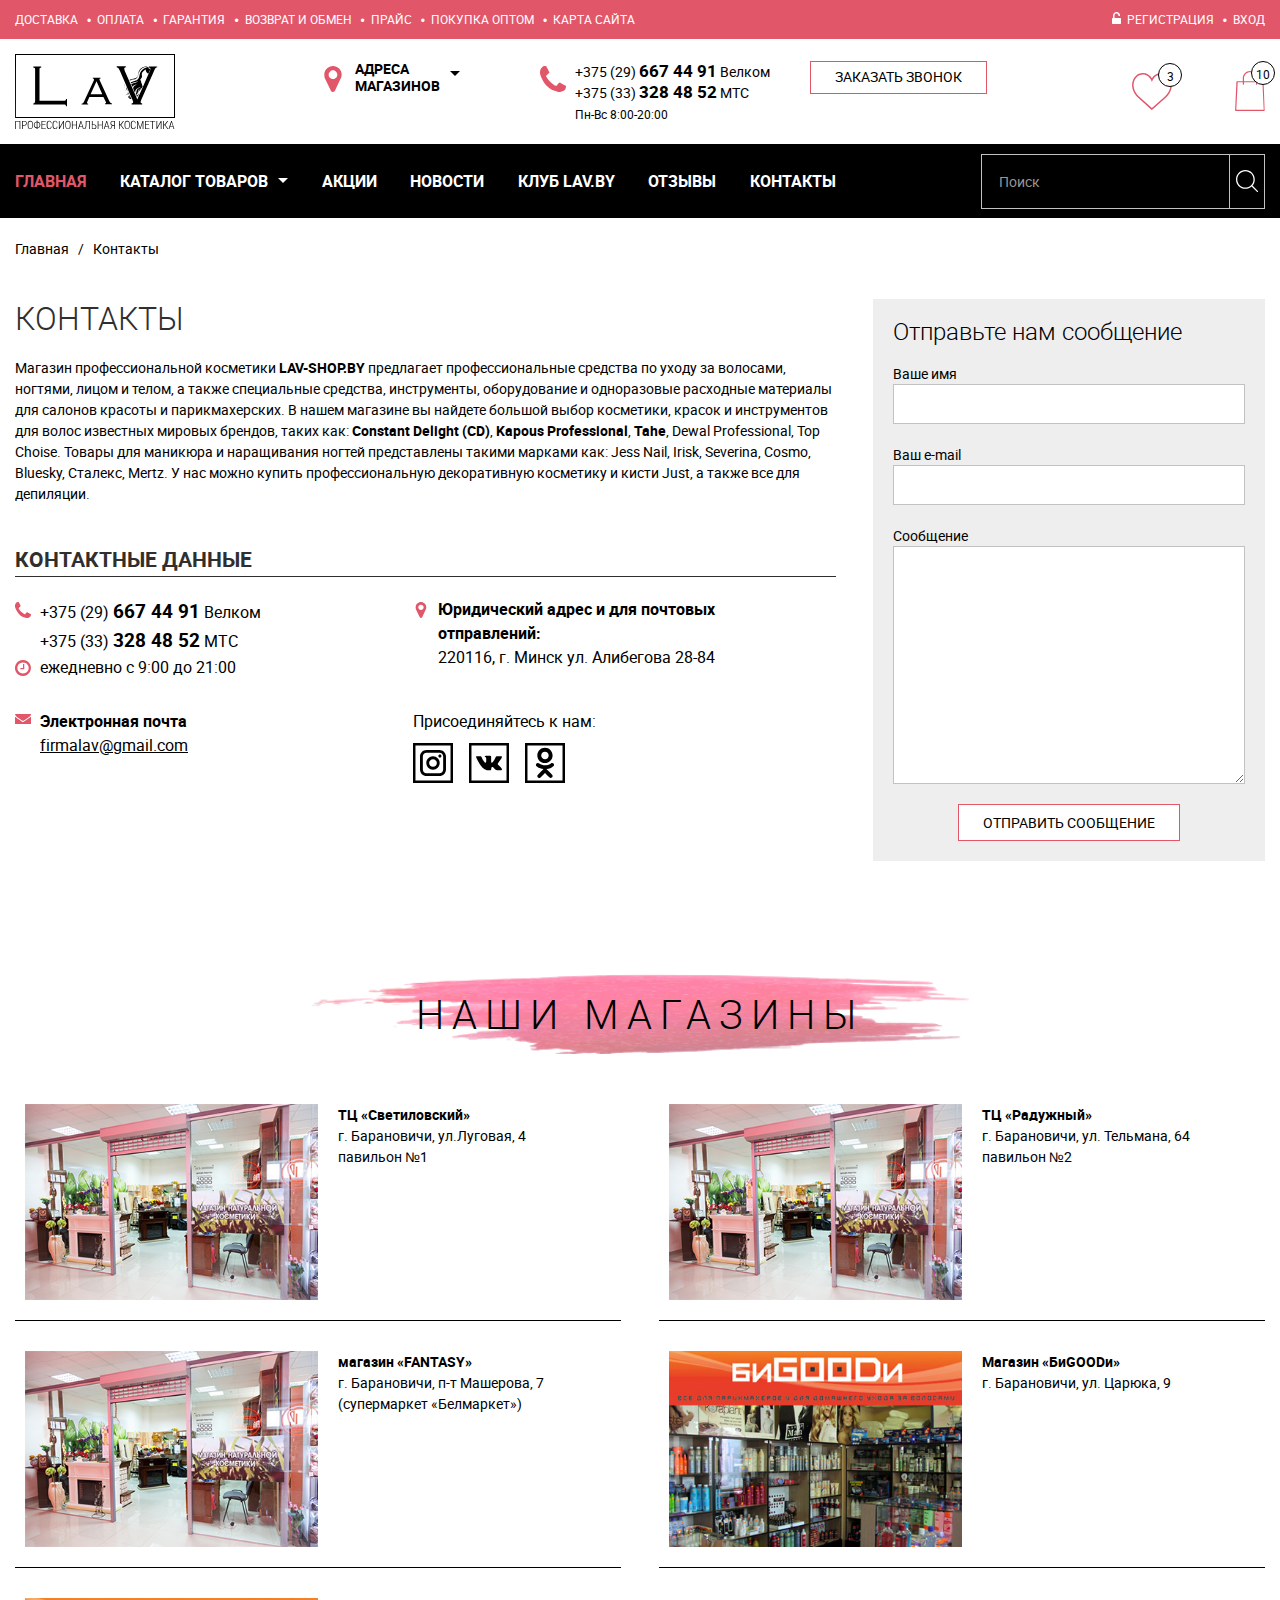
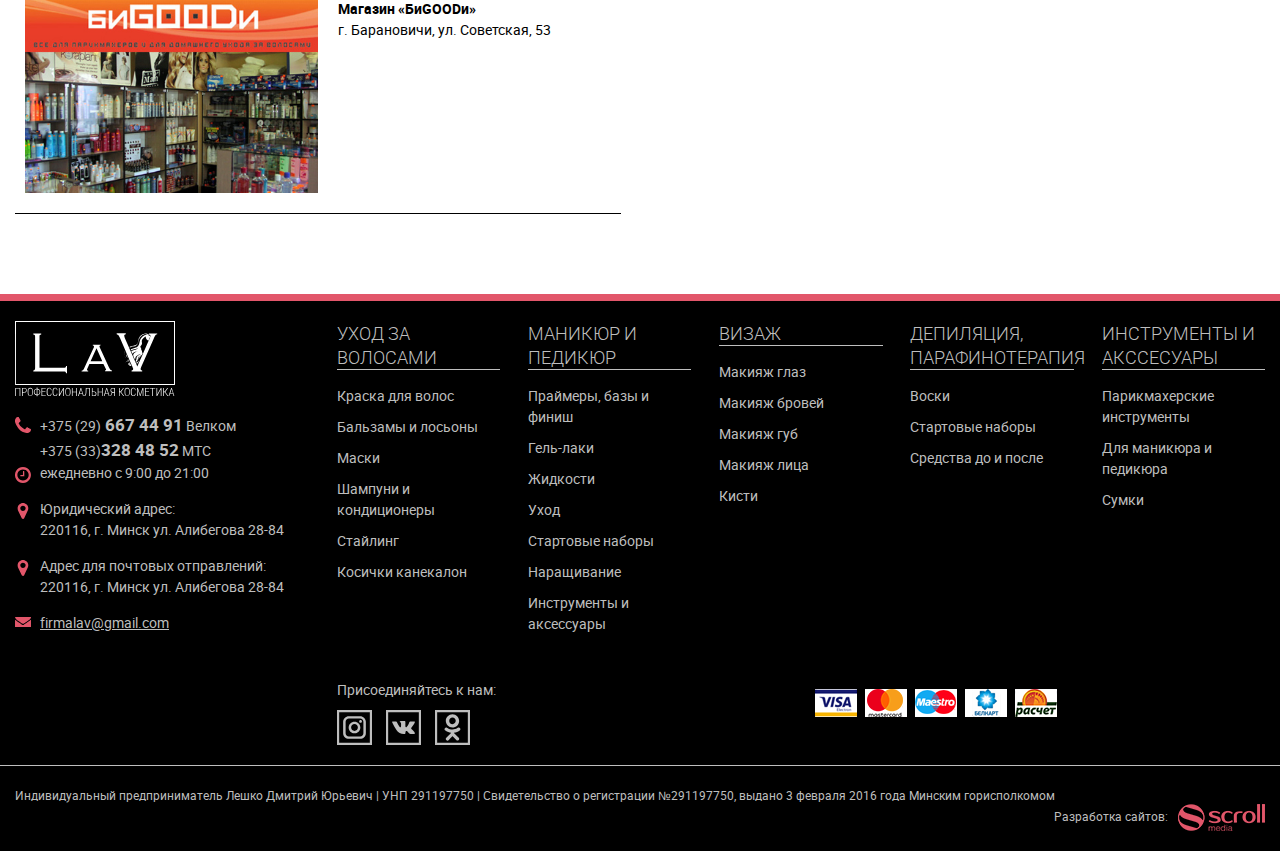
<file: contact.html>
<!-- MENU? _______________________________________________--><!DOCTYPE html>
<html>
  <head>
    <meta charset="utf-8">
    <title>lav</title>
    <meta http-equiv="X-UA-Compatible" content="IE=edge">
    <meta name="viewport" content="initial-scale=1">
    <link href="css/common.css" rel="stylesheet">
  </head>
  <body>
    <div class="mob-nav" id="mob-nav">
      <ul>
        <li class="first active"><a href="/">Главная</a></li>
        <li><a href="katalog/" rel="category">Каталог товаров</a>
          <ul>
            <li class="first"><a href="katalog/uxod-za-volosami/">Уход за волосами</a>
              <ul>
                <li class="first"><a href="katalog/uxod-za-volosami/kraska-dlya-volos/">Краска для волос</a></li>
                <li><a href="katalog/uxod-za-volosami/balzamyi-i-losonyi/">Бальзамы и лосьоны</a></li>
                <li><a href="katalog/uxod-za-volosami/maski/">Маски</a></li>
                <li><a href="katalog/uxod-za-volosami/shampuni-i-kondiczioneryi/">Шампуни и кондиционеры</a></li>
                <li><a href="katalog/uxod-za-volosami/stajling/">Стайлинг</a></li>
                <li class="last"><a href="katalog/uxod-za-volosami/kosichki-kanekalon/">Косички канекалон</a></li>
              </ul>
            </li>
            <li><a href="katalog/manikyur-i-pedikyur/">Маникюр и педикюр</a>
              <ul>
                <li class="first"><a href="katalog/manikyur-i-pedikyur/prajmeryi-bazyi-i-finish/">Праймеры, базы и финиш</a></li>
                <li><a href="katalog/manikyur-i-pedikyur/gel-laki/">Гель-лаки</a></li>
                <li><a href="katalog/manikyur-i-pedikyur/zhidkosti/">Жидкости</a></li>
                <li><a href="katalog/manikyur-i-pedikyur/uxod/">Уход</a></li>
                <li><a href="katalog/manikyur-i-pedikyur/startovyie-naboryi/">Стартовые наборы</a></li>
                <li><a href="katalog/manikyur-i-pedikyur/narashhivanie/">Наращивание</a></li>
                <li class="last"><a href="katalog/instrumentyi-i-akssesuaryi/dlya-manikyura-i-pedikyura/">Инструменты и аксессуары</a></li>
              </ul>
            </li>
            <li><a href="katalog/vizazh/">Визаж</a>
              <ul>
                <li class="first"><a href="katalog/vizazh/makiyazh-glaz.html">Макияж глаз</a></li>
                <li><a href="katalog/vizazh/makiyazh-brovej/">Макияж бровей</a></li>
                <li><a href="katalog/vizazh/makiyazh-gub/">Макияж губ</a></li>
                <li><a href="katalog/vizazh/makiyazh-licza/">Макияж лица</a></li>
                <li class="last"><a href="katalog/vizazh/kisti/">Кисти</a></li>
              </ul>
            </li>
            <li><a href="katalog/depilyacziya/">Депиляция, парафинотерапия</a>
              <ul>
                <li class="first"><a href="katalog/depilyacziya/voski/">Воски</a></li>
                <li><a href="katalog/depilyacziya/startovyie-naboryi/">Стартовые наборы</a></li>
                <li class="last"><a href="katalog/depilyacziya/sredstva-do-i-posle/">Средства до и после</a></li>
              </ul>
            </li>
            <li class="last"><a href="katalog/instrumentyi-i-akssesuaryi/">Инструменты и акссесуары</a>
              <ul>
                <li class="first"><a href="katalog/instrumentyi-i-akssesuaryi/parikmaxerskie-instrumentyi/">Парикмахерские инструменты</a>
                  <ul>
                    <li class="first"><a href="katalog/instrumentyi-i-akssesuaryi/parikmaxerskie-instrumentyi/aksessuary/">Аксессуары</a></li>
                    <li><a href="katalog/instrumentyi-i-akssesuaryi/parikmaxerskie-instrumentyi/nozhniczyi.html">Ножницы</a></li>
                    <li class="last"><a href="katalog/instrumentyi-i-akssesuaryi/parikmaxerskie-instrumentyi/mashinki.html">Машинки</a></li>
                  </ul>
                </li>
                <li><a href="katalog/instrumentyi-i-akssesuaryi/dlya-manikyura-i-pedikyura/">Для маникюра и педикюра</a>
                  <ul>
                    <li class="first"><a href="katalog/instrumentyi-i-akssesuaryi/dlya-manikyura-i-pedikyura/lampyi/">Лампы</a></li>
                    <li class="last"><a href="katalog/instrumentyi-i-akssesuaryi/dlya-manikyura-i-pedikyura/oborudovanie/">Оборудование</a></li>
                  </ul>
                </li>
                <li class="last"><a href="katalog/instrumentyi-i-akssesuaryi/sumki/">Сумки</a></li>
              </ul>
            </li>
          </ul>
        </li>
        <li><a href="akczii/">Акции</a></li>
        <li><a href="novosti/">Новости</a></li>
        <li><a href="klub-lav.by/">Клуб Lav.by</a></li>
        <li><a href="otzyivyi/">Отзывы</a></li>
        <li><a href="review.html">Отзывы</a></li>
        <li class="last"><a href="kontaktyi/">Контакты</a></li>
      </ul>
    </div>
    <div class="page-wrap">
      <div class="page-content">
        <div class="top-nav">
          <div class="container">
            <div class="top-nav__wrap">
              <div class="logo logo logo--mob-top"><a class="link-block icon--invert-link" href="/" title="На гланую страницу">
                  <svg class="icon-svg-symb icon-logo-lav ">
                    <use xlink:href="img/symbol.svg#logo-lav"></use>
                  </svg></a>
              </div>
              <ul class="second-nav">
                <li class="second-nav__item"><a class="second-nav__link" href="#">Доставка</a>
                </li>
                <li class="second-nav__item"><a class="second-nav__link" href="#">Оплата</a>
                </li>
                <li class="second-nav__item"><a class="second-nav__link" href="#">Гарантия</a>
                </li>
                <li class="second-nav__item"><a class="second-nav__link" href="#">Возврат и обмен</a>
                </li>
                <li class="second-nav__item"><a class="second-nav__link" href="#">Прайс</a>
                </li>
                <li class="second-nav__item"><a class="second-nav__link" href="#">Покупка оптом</a>
                </li>
                <li class="second-nav__item"><a class="second-nav__link" href="#">Карта сайта</a>
                </li>
              </ul>
              <div class="top-nav__right">
                <ul class="login">
                  <li class="login__item">
                    <svg class="icon-svg-symb icon-sign-in icon-left icon-middle">
                      <use xlink:href="img/symbol.svg#sign-in"></use>
                    </svg><a class="login__link login__reg" href="#">Регистрация</a>
                  </li>
                  <li class="login__item"><a class="login__link login__sig-in" href="#">Вход</a>
                  </li>
                </ul>
                <div class="mob-prod-info">
                  <div class="mob-prod-info__item"><a class="mob-prod-info__link icon--invert-link" id="mob-wish-icon" href="#">
                      <svg class="icon-svg-symb icon-wishlist ">
                        <use xlink:href="img/symbol.svg#wishlist"></use>
                      </svg>
                      <div class="badge top-info__badge">3</div></a></div>
                  <div class="mob-prod-info__item"><a class="mob-prod-info__link icon--invert-link" id="mob-cart-icon" href="#">
                      <svg class="icon-svg-symb icon-cart ">
                        <use xlink:href="img/symbol.svg#cart"></use>
                      </svg>
                      <div class="badge top-info__badge">3</div></a></div>
                </div>
              </div>
            </div>
          </div>
        </div>
        <div class="container">
          <div class="brand-panel">
            <div class="brand-panel__logo logo"><a class="__link" href="/" title="На гланую страницу">
                <svg class="icon-svg-symb icon-logo-lav ">
                  <use xlink:href="img/symbol.svg#logo-lav"></use>
                </svg></a>
            </div>
            <div class="top-contact">
              <div class="top-contact__shop popup-control">
                <div class="icon-boolet-wrap"><i class="icon-map icon-map--brand-panel icon-boolet"></i>
                  <div class="top-contact__shop-title">Адреса <br> магазинов
                  </div>
                </div>
                <ul class="shop-list popup popup popup--shop-list">
                  <div class="popup__wrap">
                    <li class="shop-list__item">
                      <div class="shop-list__img"><img src="img/temp/shop-1.jpg" alt="">
                      </div>
                      <div class="shop-list__item-txt">
                        <div class="shop-list__name">ТЦ ‎«Светиловский‎»
                        </div>
                        <div class="shop-list__addr">г. Барановичи, ул.Луговая, 4<br>павильон №1
                        </div>
                      </div>
                    </li>
                    <li class="shop-list__item">
                      <div class="shop-list__img"><img src="img/temp/shop-1.jpg" alt="">
                      </div>
                      <div class="shop-list__item-txt">
                        <div class="shop-list__name">ТЦ ‎«Радужный‎»
                        </div>
                        <div class="shop-list__addr">г. Барановичи, ул. Тельмана, 64<br>павильон №2
                        </div>
                      </div>
                    </li>
                    <li class="shop-list__item">
                      <div class="shop-list__img"><img src="img/temp/shop-1.jpg" alt="">
                      </div>
                      <div class="shop-list__item-txt">
                        <div class="shop-list__name">Супермаркет «Белмаркет»
                        </div>
                        <div class="shop-list__addr">г. Барановичи, п-т Машерова, 7<br> магазин «FANTASY»
                        </div>
                      </div>
                    </li>
                    <li class="shop-list__item">
                      <div class="shop-list__img"><img src="img/temp/shop-2.jpg" alt="">
                      </div>
                      <div class="shop-list__item-txt">
                        <div class="shop-list__name">Магазин «БиGOODи»
                        </div>
                        <div class="shop-list__addr">г. Барановичи, ул. Царюка, 9
                        </div>
                      </div>
                    </li>
                    <li class="shop-list__item">
                      <div class="shop-list__img"><img src="img/temp/shop-2.jpg" alt="">
                      </div>
                      <div class="shop-list__item-txt">
                        <div class="shop-list__name">Магазин «БиGOODи»
                        </div>
                        <div class="shop-list__addr">г. Барановичи, ул. Советская, 53
                        </div>
                      </div>
                    </li>
                  </div>
                </ul>
              </div>
              <div class="top-contact__tel">
                <div class="icon-boolet-wrap"><i class="icon-tel icon-tel--brand-panel icon-boolet"></i>+375 (29) <SPAN class="tel">667 44 91</SPAN>
                  Велком <br>
                  +375 (33) <span class="tel">328 48 52</span>  МТС <br>
                  <div class="top-contact__tel-info">Пн-Вс 8:00-20:00
                  </div>
                </div>
              </div>
              <div class="top-contact__call-back"><a class="fancy-modal-ajax btn" href="javascript:;" data-src="#form-callback" data-fancybox>Заказать звонок</a>
              </div>
            </div>
            <div class="top-cart">
              <div class="top-cart__item wishlist-small">
                <div class="popup-control"><a class="top-cart__item-link" href="#">
                  <svg class="icon-svg-symb icon-wishlist ">
                    <use xlink:href="img/symbol.svg#wishlist"></use>
                  </svg>
                  <div class="badge top-info__badge">3</div></a>
                  <div class="popup popup--prodcart-list">
                    <div class="popup__wrap">
                      <div class="prodcart-list">
                        <div class="prodcart-list__item">
                          <div class="prodcart-list__cell prodcart-list__img"><a class="product-link" href="#"><img src="img/temp/cart-small_1.jpg" alt=""></a>
                          </div>
                          <div class="prodcart-list__cell"><a class="product-link prodcart-list__title" href="#">Тушь для ресниц JUST <span class="prod-subtitle">Just Mascara длина + подкручивание черная</span></a>
                            <div class="prodcart-list__item-footer"><span class="price"><span>12.50</span> руб.</span>
                              <form class="addcart-form" action="">
                                <button class="prodcart-list__button addtocart btn btn btn--small" type="submit">
                                  <svg class="icon-svg-symb icon-cart-small icon-left icon-middle">
                                    <use xlink:href="img/symbol.svg#cart-small"></use>
                                  </svg>В корзину
                                </button>
                              </form>
                            </div>
                          </div>
                          <div class="prodcart-list__cell prodcart-list__delete"><a href="#">
                              <svg class="icon-svg-symb icon-delete ">
                                <use xlink:href="img/symbol.svg#delete"></use>
                              </svg></a>
                          </div>
                        </div>
                        <div class="prodcart-list__item">
                          <div class="prodcart-list__cell prodcart-list__img"><a class="product-link" href="#"><img src="img/temp/cart-small_1.jpg" alt=""></a>
                          </div>
                          <div class="prodcart-list__cell"><a class="product-link prodcart-list__title" href="#">Тушь для ресниц JUST <span class="prod-subtitle">Just Mascara длина + подкручивание черная</span></a>
                            <div class="prodcart-list__item-footer"><span class="price"><span>12.50</span> руб.</span>
                              <form class="addcart-form" action="">
                                <button class="prodcart-list__button addtocart btn btn btn--small" type="submit">
                                  <svg class="icon-svg-symb icon-cart-small icon-left icon-middle">
                                    <use xlink:href="img/symbol.svg#cart-small"></use>
                                  </svg>В корзину
                                </button>
                              </form>
                            </div>
                          </div>
                          <div class="prodcart-list__cell prodcart-list__delete"><a href="#">
                              <svg class="icon-svg-symb icon-delete ">
                                <use xlink:href="img/symbol.svg#delete"></use>
                              </svg></a>
                          </div>
                        </div>
                        <div class="prodcart-list__item">
                          <div class="prodcart-list__cell prodcart-list__img"><a class="product-link" href="#"><img src="img/temp/cart-small_1.jpg" alt=""></a>
                          </div>
                          <div class="prodcart-list__cell"><a class="product-link prodcart-list__title" href="#">Тушь для ресниц JUST <span class="prod-subtitle">Just Mascara длина + подкручивание черная</span></a>
                            <div class="prodcart-list__item-footer"><span class="price"><span>12.50</span> руб.</span>
                              <form class="addcart-form" action="">
                                <button class="prodcart-list__button addtocart btn btn btn--small" type="submit">
                                  <svg class="icon-svg-symb icon-cart-small icon-left icon-middle">
                                    <use xlink:href="img/symbol.svg#cart-small"></use>
                                  </svg>В корзину
                                </button>
                              </form>
                            </div>
                          </div>
                          <div class="prodcart-list__cell prodcart-list__delete"><a href="#">
                              <svg class="icon-svg-symb icon-delete ">
                                <use xlink:href="img/symbol.svg#delete"></use>
                              </svg></a>
                          </div>
                        </div>
                        <div class="prodcart-list__item">
                          <div class="prodcart-list__cell prodcart-list__img"><a class="product-link" href="#"><img src="img/temp/cart-small_1.jpg" alt=""></a>
                          </div>
                          <div class="prodcart-list__cell"><a class="product-link prodcart-list__title" href="#">Тушь для ресниц JUST <span class="prod-subtitle">Just Mascara длина + подкручивание черная</span></a>
                            <div class="prodcart-list__item-footer"><span class="price"><span>12.50</span> руб.</span>
                              <form class="addcart-form" action="">
                                <button class="prodcart-list__button addtocart btn btn btn--small" type="submit">
                                  <svg class="icon-svg-symb icon-cart-small icon-left icon-middle">
                                    <use xlink:href="img/symbol.svg#cart-small"></use>
                                  </svg>В корзину
                                </button>
                              </form>
                            </div>
                          </div>
                          <div class="prodcart-list__cell prodcart-list__delete"><a href="#">
                              <svg class="icon-svg-symb icon-delete ">
                                <use xlink:href="img/symbol.svg#delete"></use>
                              </svg></a>
                          </div>
                        </div>
                      </div>
                    </div>
                    <div class="popup__footer"><a class="btn" href="#">
                        <svg class="icon-svg-symb icon-wishlist icon-left icon-middle">
                          <use xlink:href="img/symbol.svg#wishlist"></use>
                        </svg><span>Открыть лист желаний</span></a></div>
                  </div>
                </div>
              </div>
              <div class="top-cart__item cart-small">
                <div class="popup-control"><a class="top-cart__item-link" href="#">
                  <svg class="icon-svg-symb icon-cart ">
                    <use xlink:href="img/symbol.svg#cart"></use>
                  </svg>
                  <div class="badge top-info__badge">10</div></a>
                  <div class="popup popup--prodcart-list">
                    <div class="popup__wrap">
                      <div class="prodcart-list">
                        <div class="prodcart-list__item">
                          <div class="prodcart-list__cell prodcart-list__img"><a class="product-link" href="#"><img src="img/temp/cart-small_1.jpg" alt=""></a>
                          </div>
                          <div class="prodcart-list__cell"><a class="product-link prodcart-list__title" href="#">Тушь для ресниц JUST <span class="prod-subtitle">Just Mascara длина + подкручивание черная</span></a>
                            <div class="prodcart-list__item-footer"><span class="price"><span>12.50</span> руб.</span>
                            </div>
                          </div>
                          <div class="prodcart-list__cell prodcart-list__delete"><a href="#">
                              <svg class="icon-svg-symb icon-delete ">
                                <use xlink:href="img/symbol.svg#delete"></use>
                              </svg></a>
                          </div>
                        </div>
                      </div>
                    </div>
                    <div class="popup__footer">
                      <div class="cart-info">
                        Всего товаров 1 <br>
                        На сумму <span class="price"><span>12.50</span> руб.</span>
                      </div><a class="btn" href="#">
                        <svg class="icon-svg-symb icon-cart-small icon-left icon-middle">
                          <use xlink:href="img/symbol.svg#cart-small"></use>
                        </svg><span>Оформить заказ</span></a>
                    </div>
                  </div>
                </div>
              </div>
            </div>
          </div>
        </div>
        <div class="main-nav-wrap">
          <div class="container">
            <div class="main-nav">
              <nav class="nav nav-top">
                <ul class="main-menu">
                  <li class="menu__item active"><span class="menu__link">Главная</span>
                  </li>
                  <li class="menu__item"><a class="menu__link" href="#">Каталог товаров</a><span class="icon-nav-dropdown"></span>
                    <div class="main-menu__sub-wrap">
                      <div class="container">
                        <ul class="main-menu__sub-list">
                          <li class="main-menu__sub-item menu-title">Визаж
                            <ul class="main-menu__sub-list">
                              <li class="menu__item"><a class="menu__link" href="#">Макияж глаз</a>
                              </li>
                              <li class="menu__item"><a class="menu__link" href="#">Макияж бровей</a>
                              </li>
                              <li class="menu__item"><a class="menu__link" href="#">Макияж губ</a>
                              </li>
                              <li class="menu__item"><a class="menu__link" href="#">Макияж лица</a>
                              </li>
                              <li class="menu__item"><a class="menu__link" href="#">Кисти</a>
                              </li>
                              <li class="menu__item"><a class="menu__link" href="#">Аксессуары</a>
                              </li>
                            </ul>
                          </li>
                          <li class="main-menu__sub-item">
                            <div class="menu-title">Уход за волосами</div>
                            <ul class="main-menu__sub-list">
                              <li class="menu__item"><a class="menu__link" href="#">Краска для бровей</a>
                              </li>
                              <li class="menu__item"><a class="menu__link" href="#">Краска для волос</a>
                              </li>
                              <li class="menu__item"><a class="menu__link" href="#">Профессиональный уход (косметика) для волос</a>
                              </li>
                              <li class="menu__item"><a class="menu__link" href="#">Стайлинг</a>
                              </li>
                              <li class="menu__item"><a class="menu__link" href="#">Парикмахерские инструменты</a>
                              </li>
                              <li class="menu__item"><a class="menu__link" href="#">Аксессуары</a>
                              </li>
                            </ul>
                          </li>
                          <li class="main-menu__sub-item">
                            <div class="menu-title">Маникюр и педикюр</div>
                            <ul class="main-menu__sub-list">
                              <li class="menu__item"><a class="menu__link" href="#">Жидкости</a>
                              </li>
                              <li class="menu__item"><a class="menu__link" href="#">Кисти</a>
                              </li>
                              <li class="menu__item"><a class="menu__link" href="#">Материалы</a>
                              </li>
                              <li class="menu__item"><a class="menu__link" href="#">Пилки, бафы</a>
                              </li>
                              <li class="menu__item"><a class="menu__link" href="#">Стартовые наборы</a>
                              </li>
                              <li class="menu__item"><a class="menu__link" href="#">Терки для стоп</a>
                              </li>
                              <li class="menu__item"><a class="menu__link" href="#">Инструменты</a>
                              </li>
                              <li class="menu__item"><a class="menu__link" href="#">Аксессуары</a>
                              </li>
                            </ul>
                          </li>
                          <li class="main-menu__sub-item">
                            <div class="menu-title">Депиляция, парафинотерапия</div>
                            <ul class="main-menu__sub-list">
                              <li class="menu__item"><a class="menu__link" href="#">Воски</a>
                              </li>
                              <li class="menu__item"><a class="menu__link" href="#">Воскоплавы</a>
                              </li>
                              <li class="menu__item"><a class="menu__link" href="#">Парафин</a>
                              </li>
                              <li class="menu__item"><a class="menu__link" href="#">Парафиновые ванны</a>
                              </li>
                              <li class="menu__item"><a class="menu__link" href="#">Средства ДО и ПОСЛЕ</a>
                              </li>
                              <li class="menu__item"><a class="menu__link" href="#">Стартовый наборы</a>
                              </li>
                              <li class="menu__item"><a class="menu__link" href="#">Аксессуары</a>
                              </li>
                            </ul>
                          </li>
                        </ul>
                      </div>
                    </div>
                  </li>
                  <li class="menu__item"><a class="menu__link" href="#">Акции</a>
                  </li>
                  <li class="menu__item"><a class="menu__link" href="#">Новости</a>
                  </li>
                  <li class="menu__item"><a class="menu__link" href="#">Клуб LAV.BY</a>
                  </li>
                  <li class="menu__item"><a class="menu__link" href="#">Отзывы</a>
                  </li>
                  <li class="menu__item"><a class="menu__link" href="#">Контакты</a>
                  </li>
                </ul>
              </nav><a class="link-mob-nav burger" href="#mob-nav"><span class="burger-inner"></span></a>
              <form class="search" action="" method="get">
                <input class="search__input" type="search" placeholder="Поиск">
                <button class="search__btn" type="submit">
                  <svg class="icon-svg-symb icon-search ">
                    <use xlink:href="img/symbol.svg#search"></use>
                  </svg>
                </button>
              </form>
            </div>
          </div>
        </div>
        <div class="container">
          <ul class="breadcrums">
            <li class="breadcrums__item"><a class="breadcrums__link" href="#">Главная</a>
            </li>
            <li class="breadcrums__item"><span class="breadcrums__link">Контакты</span>
            </li>
          </ul>
          <div class="content">
            <div class="contact">
              <div class="contact-main">
                <h1 class="title title--light">Контакты</h1>
                <div class="contact-txt">
                  <p>Магазин профессиональной косметики <strong>LAV-SHOP.BY</strong> предлагает профессиональные средства по уходу за волосами, ногтями, лицом и телом, а также специальные средства, инструменты, оборудование и одноразовые расходные материалы для салонов красоты и парикмахерских. В нашем магазине вы найдете большой выбор косметики, красок и инструментов для волос известных мировых брендов, таких как: <strong>Constant Delight (CD)</strong>, <strong>Kapous Professional</strong>, <strong>Tahe</strong>, Dewal Professional, Top Choise. Товары для маникюра и наращивания ногтей представлены такими марками как: Jess Nail, Irisk, Severina, Cosmo, Bluesky, Сталекс, Mertz. У нас можно купить профессиональную декоративную косметику и кисти Just, а также все для депиляции.</p>
                </div>
                <div class="contact-data">
                  <h2 class="title title--line">Контактные данные</h2>
                  <div class="company-contact company-contact--contact">
                    <div class="icon-boolet-wrap footer_page--tel"><i class="icon-tel icon-tel--footer icon-boolet"></i>+375 (29) <SPAN class="tel">667 44 91</SPAN>
                      Велком <br>
                      +375 (33) <span class="tel">328 48 52</span>  МТС <br>
                    </div>
                    <div class="icon-boolet-wrap"><i class="icon-time icon-time--footer icon-boolet"></i>ежедневно с 9:00 до 21:00</div>
                  </div>
                  <div class="company-contact company-contact--contact">
                    <div class="icon-boolet-wrap"><i class="icon-map icon-map--footer icon-boolet"></i><b>Юридический адрес и для почтовых отправлений:</b> <br>
                      220116, г. Минск ул. Алибегова 28-84
                    </div>
                  </div>
                  <div class="company-contact company-contact--contact">
                    <div class="icon-boolet-wrap"><i class="icon-mail icon-mail--footer icon-boolet"></i><b>Электронная почта</b><br><a href="mailto:firmalav@gmail.com ">firmalav@gmail.com</a></div>
                  </div>
                  <div class="social company-contact company-contact--contact">
                    <div class="social__title">Присоединяйтесь к нам:
                    </div>
                    <div class="social__item-list"><a class="social__link" href="#">
                      <svg class="icon-svg-symb icon-instagram icon--social-link">
                        <use xlink:href="img/symbol.svg#instagram"></use>
                      </svg></a><a class="social__link" href="#">
                      <svg class="icon-svg-symb icon-vk icon--social-link">
                        <use xlink:href="img/symbol.svg#vk"></use>
                      </svg></a><a class="social__link" href="#">
                      <svg class="icon-svg-symb icon-ok icon--social-link">
                        <use xlink:href="img/symbol.svg#ok"></use>
                      </svg></a>
                    </div>
                  </div>
                </div>
              </div>
              <form class="contact-form form form form--bg" action="#">
                <div class="form-header">
                  <div class="form-title">Отправьте нам сообщение</div>
                </div>
                <div class="form-line form-full">
                  <label for="feedback-name">Ваше имя</label>
                  <input type="text" name="feedback-name" required value="" id="feedback-name">
                </div>
                <div class="form-line form-full">
                  <label for="feedback-mail">Ваш e-mail</label>
                  <input type="text" name="feedback-mail" required value="" id="feedback-mail">
                </div>
                <div class="form-line form-full">
                  <label for="feedback-msg">Сообщение</label>
                  <textarea rows="10" name="feedback-mail" required value="" id="feedback-msg"></textarea>
                </div>
                <div class="btn-wrap">
                  <button class="btn" type="submit" value="">Отправить сообщение</button>
                </div>
              </form>
              <section class="section">
                <div class="section__header">
                  <h2 class="section__title">Наши магазины</h2>
                </div>
                <ul class="shop-list shop-list--contact">
                  <li class="shop-list__item">
                    <div class="shop-list__img"><img src="img/temp/shop-1.jpg" alt="">
                    </div>
                    <div class="shop-list__item-txt">
                      <div class="shop-list__name">ТЦ ‎«Светиловский‎»
                      </div>
                      <div class="shop-list__addr">г. Барановичи, ул.Луговая, 4<br>павильон №1
                      </div>
                    </div>
                  </li>
                  <li class="shop-list__item">
                    <div class="shop-list__img"><img src="img/temp/shop-1.jpg" alt="">
                    </div>
                    <div class="shop-list__item-txt">
                      <div class="shop-list__name">ТЦ ‎«Радужный‎»
                      </div>
                      <div class="shop-list__addr">г. Барановичи, ул. Тельмана, 64<br>павильон №2
                      </div>
                    </div>
                  </li>
                  <li class="shop-list__item">
                    <div class="shop-list__img"><img src="img/temp/shop-1.jpg" alt="">
                    </div>
                    <div class="shop-list__item-txt">
                      <div class="shop-list__name">магазин «FANTASY»
                      </div>
                      <div class="shop-list__addr">г. Барановичи, п-т Машерова, 7<br> (cупермаркет «Белмаркет»)
                      </div>
                    </div>
                  </li>
                  <li class="shop-list__item">
                    <div class="shop-list__img"><img src="img/temp/shop-2.jpg" alt="">
                    </div>
                    <div class="shop-list__item-txt">
                      <div class="shop-list__name">Магазин «БиGOODи»
                      </div>
                      <div class="shop-list__addr">г. Барановичи, ул. Царюка, 9
                      </div>
                    </div>
                  </li>
                  <li class="shop-list__item">
                    <div class="shop-list__img"><img src="img/temp/shop-2.jpg" alt="">
                    </div>
                    <div class="shop-list__item-txt">
                      <div class="shop-list__name">Магазин «БиGOODи»
                      </div>
                      <div class="shop-list__addr">г. Барановичи, ул. Советская, 53
                      </div>
                    </div>
                  </li>
                </ul>
              </section>
            </div>
          </div>
        </div>
      </div>
      <footer class="footer-page">
        <div class="container">
          <div class="footer-page__body">
            <div class="footer-page__company">
              <div class="logo logo--footer"><a class="__link" href="/" title="На гланую страницу">
                  <svg class="icon-svg-symb icon-logo-lav">
                    <use xmlns:xlink="http://www.w3.org/1999/xlink" xlink:href="img/symbol.svg#logo-lav"></use>
                  </svg></a></div>
              <div class="company-contact">
                <div class="company-contact__item">
                  <div class="icon-boolet-wrap footer_page--tel"><i class="icon-tel icon-tel--footer icon-boolet"></i>              +375 (29)<span class="tel"> 667 44 91</span> Велком<br>              +375 (33)<span class="tel">328 48 52</span> МТС<br></div>
                  <div class="icon-boolet-wrap"><i class="icon-time icon-time--footer icon-boolet"></i>ежедневно с 9:00 до 21:00</div>
                </div>
                <div class="company-contact__item">
                  <div class="icon-boolet-wrap"><i class="icon-map icon-map--footer icon-boolet"></i>              Юридический адрес:<br>              220116, г. Минск ул. Алибегова 28-84</div>
                </div>
                <div class="company-contact__item">
                  <div class="icon-boolet-wrap"><i class="icon-map icon-map--footer icon-boolet"></i>              Адрес для почтовых отправлений:<br>              220116, г. Минск ул. Алибегова 28-84</div>
                </div>
                <div class="company-contact__item">
                  <div class="icon-boolet-wrap"><i class="icon-mail icon-mail--footer icon-boolet"></i><a href="mailto:firmalav@gmail.com">firmalav@gmail.com</a></div>
                </div>
              </div>
            </div>
            <div class="footer-page__main">
              <ul class="main-menu main-menu__sub-list main-menu--footer">
                <li class="main-menu__sub-item">
                  <div class="menu-title">Уход за волосами</div>
                  <ul class="main-menu__sub-list">
                    <li class="menu__item first"><a class="menu__link" href="katalog/uxod-za-volosami/kraska-dlya-volos/">Краска для волос</a></li>
                    <li class="menu__item"><a class="menu__link" href="katalog/uxod-za-volosami/balzamyi-i-losonyi/">Бальзамы и лосьоны</a></li>
                    <li class="menu__item"><a class="menu__link" href="katalog/uxod-za-volosami/maski/">Маски</a></li>
                    <li class="menu__item"><a class="menu__link" href="katalog/uxod-za-volosami/shampuni-i-kondiczioneryi/">Шампуни и кондиционеры</a></li>
                    <li class="menu__item"><a class="menu__link" href="katalog/uxod-za-volosami/stajling/">Стайлинг</a></li>
                    <li class="menu__item last"><a class="menu__link" href="katalog/uxod-za-volosami/kosichki-kanekalon/">Косички канекалон</a></li>
                  </ul>
                </li>
                <li class="main-menu__sub-item">
                  <div class="menu-title">Маникюр и педикюр</div>
                  <ul class="main-menu__sub-list">
                    <li class="menu__item first"><a class="menu__link" href="katalog/manikyur-i-pedikyur/prajmeryi-bazyi-i-finish/">Праймеры, базы и финиш</a></li>
                    <li class="menu__item"><a class="menu__link" href="katalog/manikyur-i-pedikyur/gel-laki/">Гель-лаки</a></li>
                    <li class="menu__item"><a class="menu__link" href="katalog/manikyur-i-pedikyur/zhidkosti/">Жидкости</a></li>
                    <li class="menu__item"><a class="menu__link" href="katalog/manikyur-i-pedikyur/uxod/">Уход</a></li>
                    <li class="menu__item"><a class="menu__link" href="katalog/manikyur-i-pedikyur/startovyie-naboryi/">Стартовые наборы</a></li>
                    <li class="menu__item"><a class="menu__link" href="katalog/manikyur-i-pedikyur/narashhivanie/">Наращивание</a></li>
                    <li class="menu__item last"><a class="menu__link" href="katalog/instrumentyi-i-akssesuaryi/dlya-manikyura-i-pedikyura/">Инструменты и аксессуары</a></li>
                  </ul>
                </li>
                <li class="main-menu__sub-item">
                  <div class="menu-title">Визаж</div>
                  <ul class="main-menu__sub-list">
                    <li class="menu__item first"><a class="menu__link" href="katalog/vizazh/makiyazh-glaz.html">Макияж глаз</a></li>
                    <li class="menu__item"><a class="menu__link" href="katalog/vizazh/makiyazh-brovej/">Макияж бровей</a></li>
                    <li class="menu__item"><a class="menu__link" href="katalog/vizazh/makiyazh-gub/">Макияж губ</a></li>
                    <li class="menu__item"><a class="menu__link" href="katalog/vizazh/makiyazh-licza/">Макияж лица</a></li>
                    <li class="menu__item last"><a class="menu__link" href="katalog/vizazh/kisti/">Кисти</a></li>
                  </ul>
                </li>
                <li class="main-menu__sub-item">
                  <div class="menu-title">Депиляция, парафинотерапия</div>
                  <ul class="main-menu__sub-list">
                    <li class="menu__item first"><a class="menu__link" href="katalog/depilyacziya/voski/">Воски</a></li>
                    <li class="menu__item"><a class="menu__link" href="katalog/depilyacziya/startovyie-naboryi/">Стартовые наборы</a></li>
                    <li class="menu__item last"><a class="menu__link" href="katalog/depilyacziya/sredstva-do-i-posle/">Средства до и после</a></li>
                  </ul>
                </li>
                <li class="main-menu__sub-item">
                  <div class="menu-title">Инструменты и акссесуары</div>
                  <ul class="main-menu__sub-list">
                    <li class="menu__item first"><a class="menu__link" href="katalog/instrumentyi-i-akssesuaryi/parikmaxerskie-instrumentyi/">Парикмахерские инструменты</a></li>
                    <li class="menu__item"><a class="menu__link" href="katalog/instrumentyi-i-akssesuaryi/dlya-manikyura-i-pedikyura/">Для маникюра и педикюра</a></li>
                    <li class="menu__item last"><a class="menu__link" href="katalog/instrumentyi-i-akssesuaryi/sumki/">Сумки</a></li>
                  </ul>
                </li>
              </ul>
              <div class="social social--footer">
                <div class="social__title">Присоединяйтесь к нам:</div>
                <div class="social__item-list"><a class="social__link" target="_blank" href="https://www.instagram.com/lav_by/">
                    <svg class="icon-svg-symb icon-instagram icon--social-link">
                      <use xmlns:xlink="http://www.w3.org/1999/xlink" xlink:href="img/symbol.svg#instagram"></use>
                    </svg></a><a class="social__link" target="_blank" href="https://vk.com/lavshopby">
                    <svg class="icon-svg-symb icon-vk icon--social-link">
                      <use xmlns:xlink="http://www.w3.org/1999/xlink" xlink:href="img/symbol.svg#vk"></use>
                    </svg></a><a class="social__link" target="_blank" href="https://ok.ru/profile/568684383346">
                    <svg class="icon-svg-symb icon-ok icon--social-link">
                      <use xmlns:xlink="http://www.w3.org/1999/xlink" xlink:href="img/symbol.svg#ok"></use>
                    </svg></a></div>
              </div>
              <div class="purchase purchase--footer">
                <ul class="payment">
                  <li class="payment__item payvisa"></li>
                  <li class="payment__item paymaster"></li>
                  <li class="payment__item paymaestro"></li>
                  <li class="payment__item paybelcart"></li>
                  <li class="payment__item payerip"></li>
                </ul>
              </div>
            </div>
          </div>
        </div>
        <div class="footer-page__info">
          <div class="container">Индивидуальный предприниматель Лешко Дмитрий Юрьевич  |  УНП 291197750  |  Свидетельство о регистрации №291197750, выдано 3 февраля 2016 года Минским горисполкомом
            <div class="footer-page__create">Разработка сайтов:<a href="http://scroll.by" target="_blank"><i class="scroll-logo"></i></a></div>
          </div>
        </div>
      </footer>
      <!--button#up-->
      <div class="hidden">
        <form class="form-modal" action="" metod="post" id="form-callback">
          <header class="form-modal__header">
            <div class="form-modal__icon">
            </div>
            <div class="form-modal__title">Обратный звонок
            </div>
          </header>
          <div class="form-modal__body">
            <div class="form-line form-full">
              <label for="call-name">Ваше имя</label>
              <input type="text" name="call-name" required value="" id="call-name">
            </div>
            <div class="form-line form-full">
              <label for="call-name">Телефон</label>
              <input type="tel" name="call-tel" required value="" id="call-name">
            </div>
            <div class="btn-wrap">
              <button class="btn" type="submit">Перезвоните мне</button>
            </div>
          </div>
        </form>
      </div>
    </div>
  </body>
  <script src="js/libs/jquery-3.1.1.min.js"></script>
  <script src="js/plugins/jquery.formstyler.min.js"></script>
  <script src="js/plugins/jquery.mask.min.js"></script>
  <script src="js/plugins/jquery.fancybox.min.js"></script>
  <script src="js/plugins/jquery.mmenu.all.js"></script>
  <script src="js/plugins/slick.min.js"></script>
  <script src="js/scripts/slider.js"></script>
  <script src="js/scripts/form.js"></script>
  <script src="js/scripts/nav.js"></script>
</html>
</file>
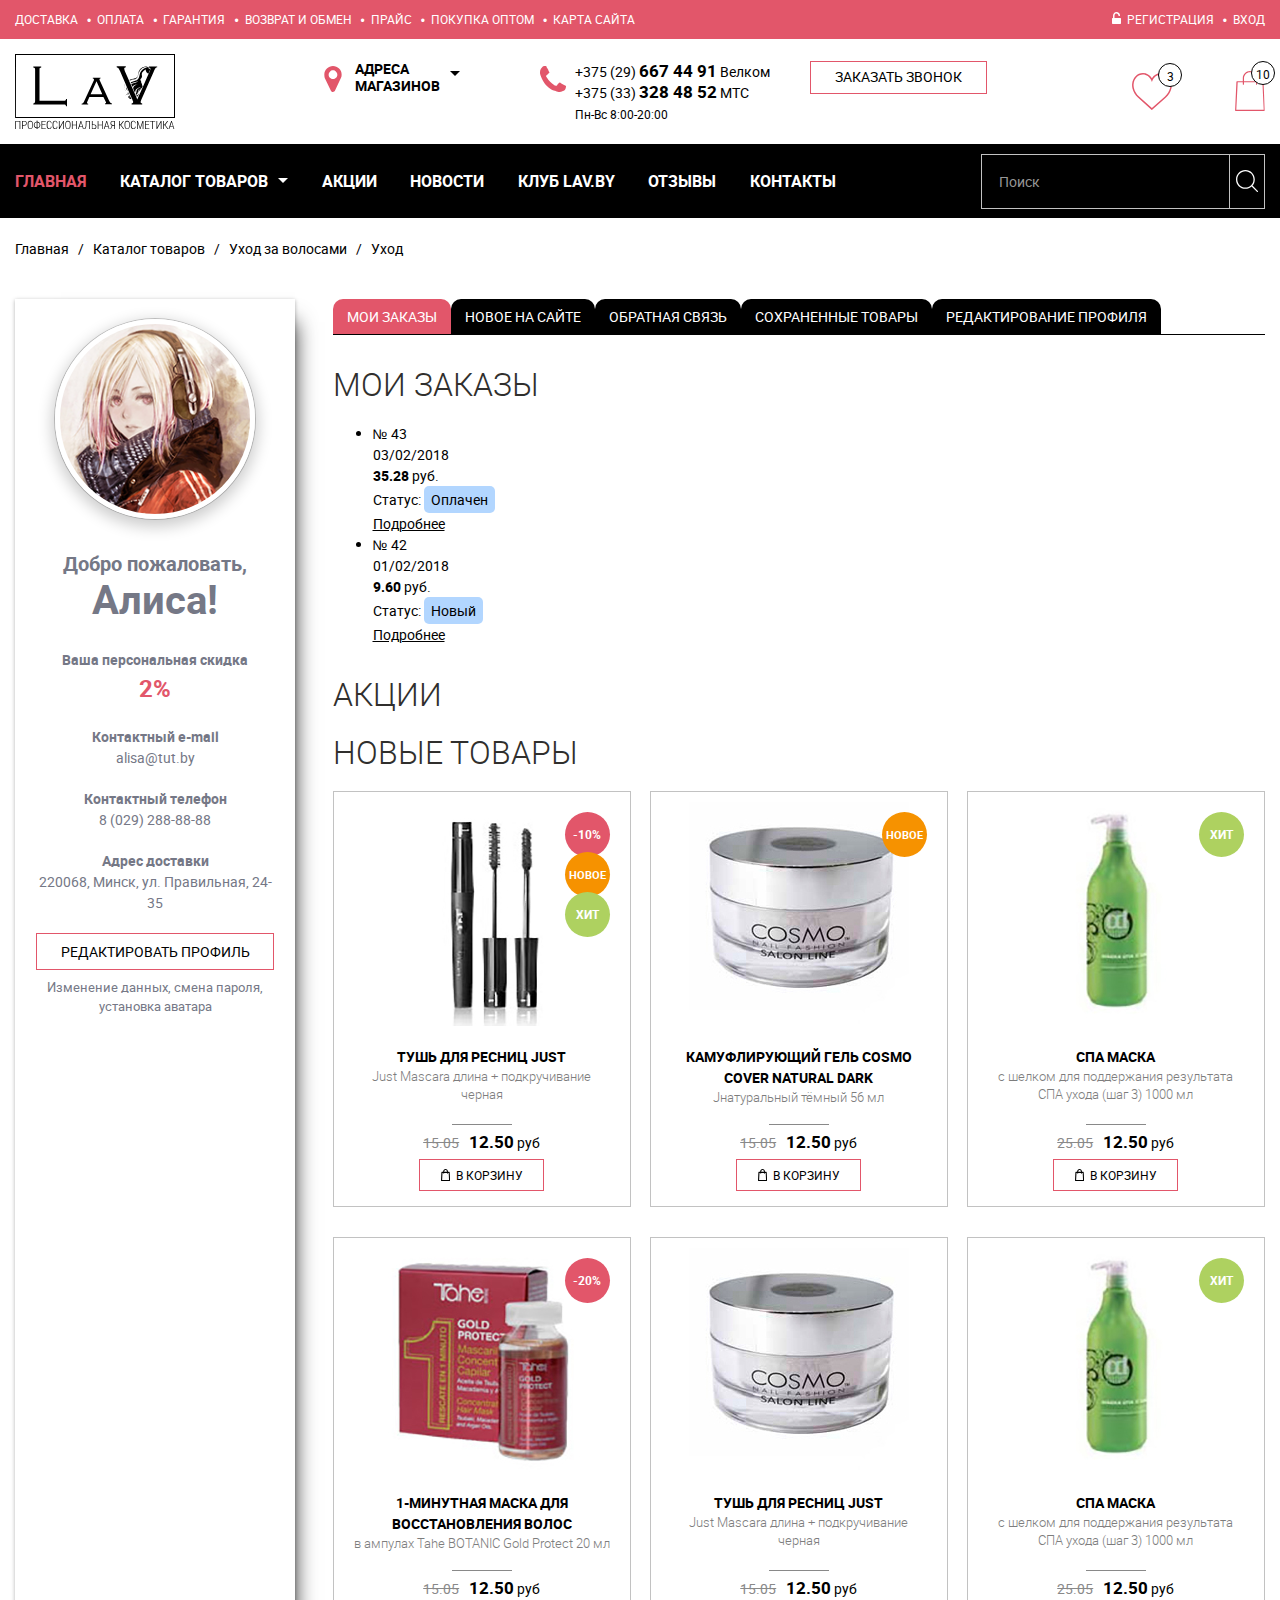
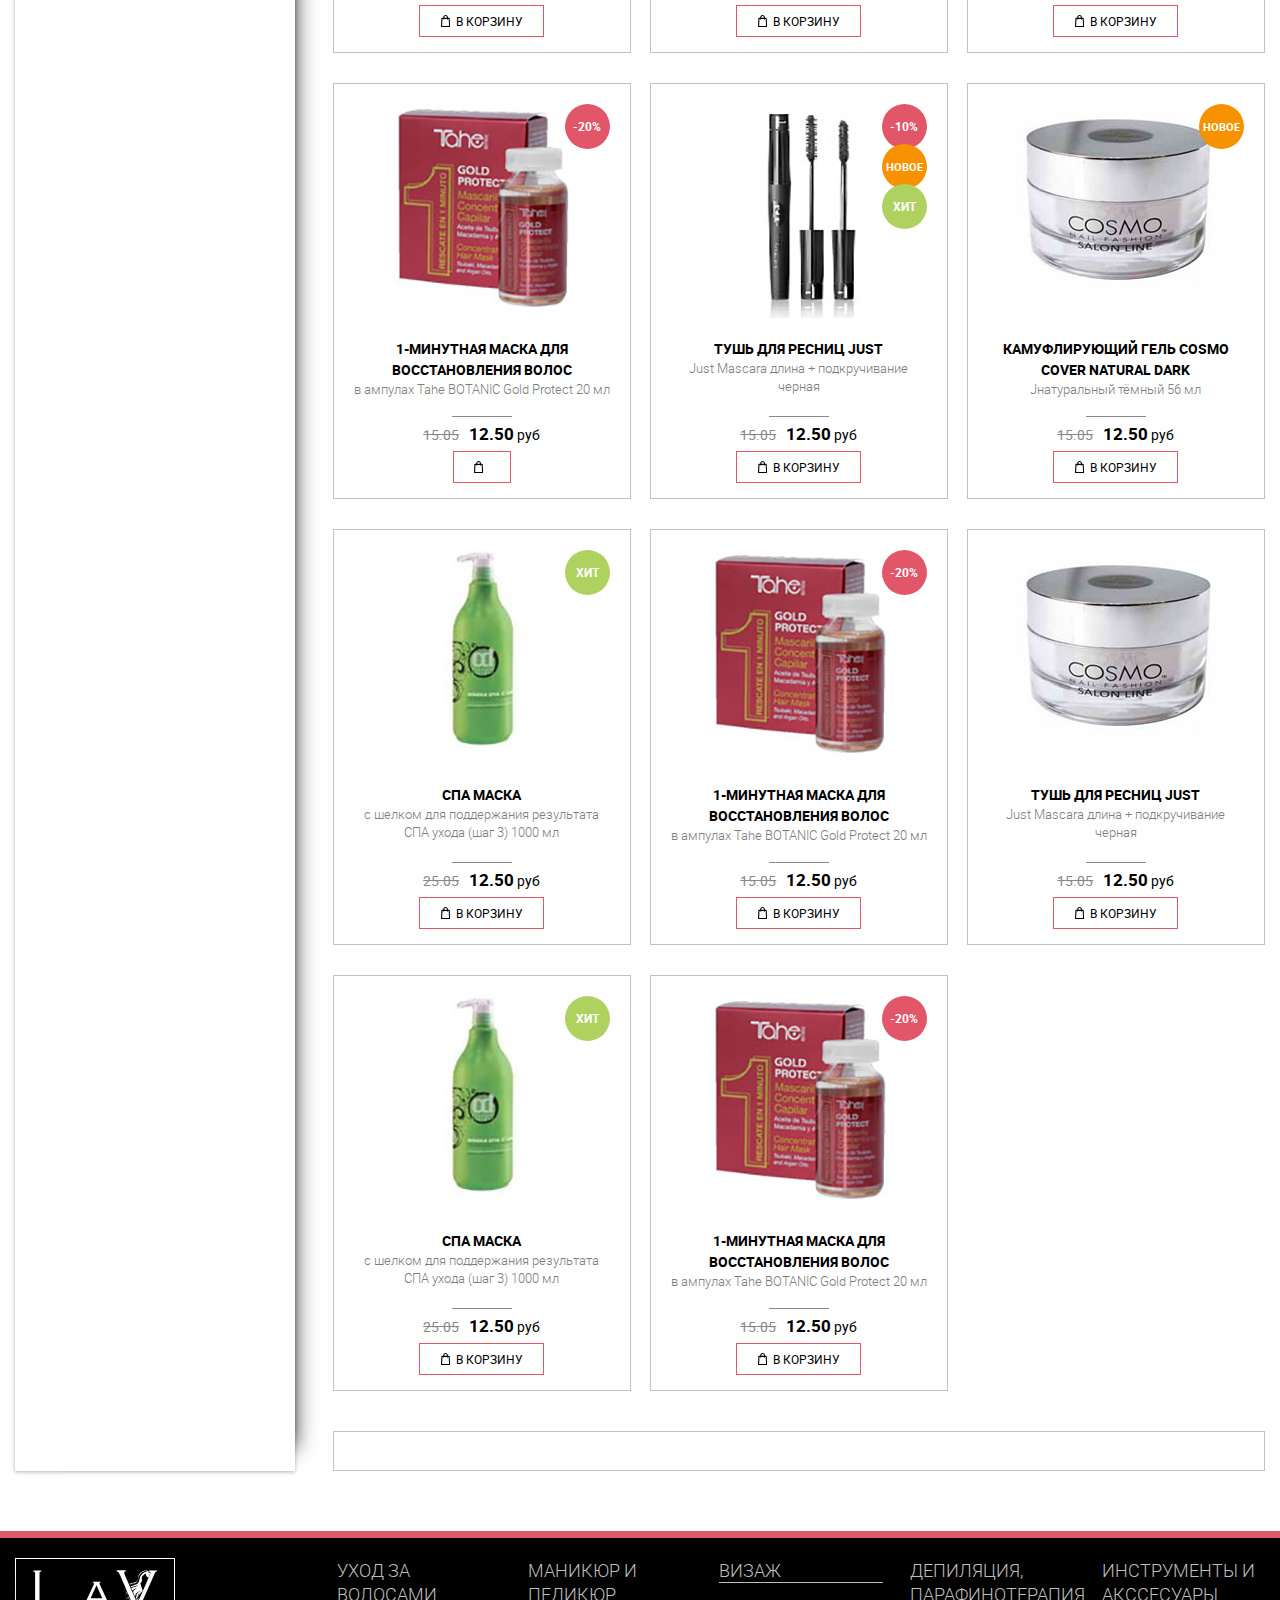
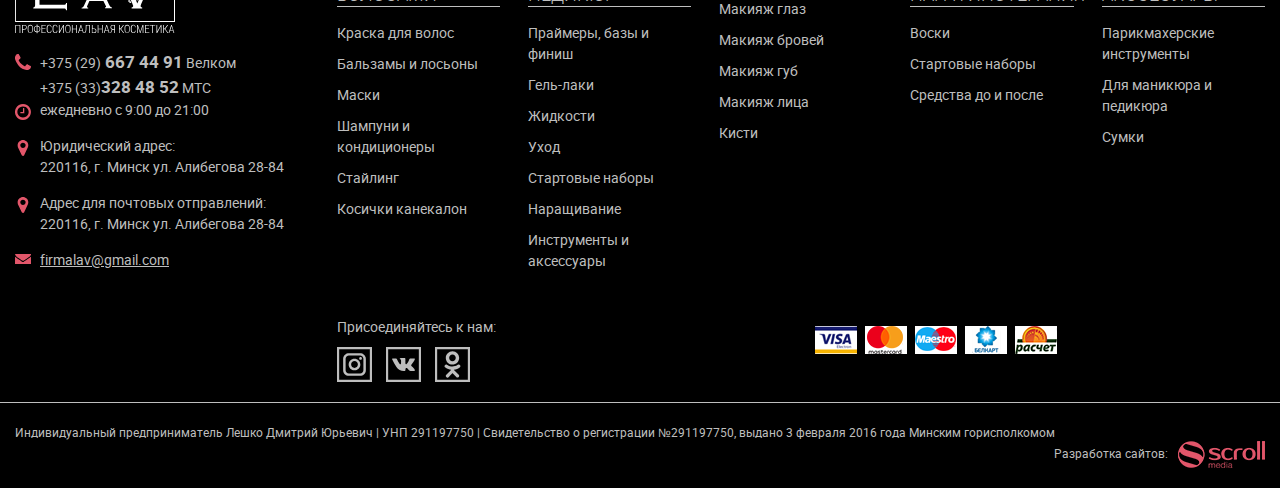
<file: login-cabinet.html>
<!-- MENU? _______________________________________________--><!DOCTYPE html>
<html>
  <head>
    <meta charset="utf-8">
    <title>lav</title>
    <meta http-equiv="X-UA-Compatible" content="IE=edge">
    <meta name="viewport" content="initial-scale=1">
    <link href="css/common.css" rel="stylesheet">
  </head>
  <body>
    <div class="mob-nav" id="mob-nav">
      <ul>
        <li class="first active"><a href="/">Главная</a></li>
        <li><a href="katalog/" rel="category">Каталог товаров</a>
          <ul>
            <li class="first"><a href="katalog/uxod-za-volosami/">Уход за волосами</a>
              <ul>
                <li class="first"><a href="katalog/uxod-za-volosami/kraska-dlya-volos/">Краска для волос</a></li>
                <li><a href="katalog/uxod-za-volosami/balzamyi-i-losonyi/">Бальзамы и лосьоны</a></li>
                <li><a href="katalog/uxod-za-volosami/maski/">Маски</a></li>
                <li><a href="katalog/uxod-za-volosami/shampuni-i-kondiczioneryi/">Шампуни и кондиционеры</a></li>
                <li><a href="katalog/uxod-za-volosami/stajling/">Стайлинг</a></li>
                <li class="last"><a href="katalog/uxod-za-volosami/kosichki-kanekalon/">Косички канекалон</a></li>
              </ul>
            </li>
            <li><a href="katalog/manikyur-i-pedikyur/">Маникюр и педикюр</a>
              <ul>
                <li class="first"><a href="katalog/manikyur-i-pedikyur/prajmeryi-bazyi-i-finish/">Праймеры, базы и финиш</a></li>
                <li><a href="katalog/manikyur-i-pedikyur/gel-laki/">Гель-лаки</a></li>
                <li><a href="katalog/manikyur-i-pedikyur/zhidkosti/">Жидкости</a></li>
                <li><a href="katalog/manikyur-i-pedikyur/uxod/">Уход</a></li>
                <li><a href="katalog/manikyur-i-pedikyur/startovyie-naboryi/">Стартовые наборы</a></li>
                <li><a href="katalog/manikyur-i-pedikyur/narashhivanie/">Наращивание</a></li>
                <li class="last"><a href="katalog/instrumentyi-i-akssesuaryi/dlya-manikyura-i-pedikyura/">Инструменты и аксессуары</a></li>
              </ul>
            </li>
            <li><a href="katalog/vizazh/">Визаж</a>
              <ul>
                <li class="first"><a href="katalog/vizazh/makiyazh-glaz.html">Макияж глаз</a></li>
                <li><a href="katalog/vizazh/makiyazh-brovej/">Макияж бровей</a></li>
                <li><a href="katalog/vizazh/makiyazh-gub/">Макияж губ</a></li>
                <li><a href="katalog/vizazh/makiyazh-licza/">Макияж лица</a></li>
                <li class="last"><a href="katalog/vizazh/kisti/">Кисти</a></li>
              </ul>
            </li>
            <li><a href="katalog/depilyacziya/">Депиляция, парафинотерапия</a>
              <ul>
                <li class="first"><a href="katalog/depilyacziya/voski/">Воски</a></li>
                <li><a href="katalog/depilyacziya/startovyie-naboryi/">Стартовые наборы</a></li>
                <li class="last"><a href="katalog/depilyacziya/sredstva-do-i-posle/">Средства до и после</a></li>
              </ul>
            </li>
            <li class="last"><a href="katalog/instrumentyi-i-akssesuaryi/">Инструменты и акссесуары</a>
              <ul>
                <li class="first"><a href="katalog/instrumentyi-i-akssesuaryi/parikmaxerskie-instrumentyi/">Парикмахерские инструменты</a>
                  <ul>
                    <li class="first"><a href="katalog/instrumentyi-i-akssesuaryi/parikmaxerskie-instrumentyi/aksessuary/">Аксессуары</a></li>
                    <li><a href="katalog/instrumentyi-i-akssesuaryi/parikmaxerskie-instrumentyi/nozhniczyi.html">Ножницы</a></li>
                    <li class="last"><a href="katalog/instrumentyi-i-akssesuaryi/parikmaxerskie-instrumentyi/mashinki.html">Машинки</a></li>
                  </ul>
                </li>
                <li><a href="katalog/instrumentyi-i-akssesuaryi/dlya-manikyura-i-pedikyura/">Для маникюра и педикюра</a>
                  <ul>
                    <li class="first"><a href="katalog/instrumentyi-i-akssesuaryi/dlya-manikyura-i-pedikyura/lampyi/">Лампы</a></li>
                    <li class="last"><a href="katalog/instrumentyi-i-akssesuaryi/dlya-manikyura-i-pedikyura/oborudovanie/">Оборудование</a></li>
                  </ul>
                </li>
                <li class="last"><a href="katalog/instrumentyi-i-akssesuaryi/sumki/">Сумки</a></li>
              </ul>
            </li>
          </ul>
        </li>
        <li><a href="akczii/">Акции</a></li>
        <li><a href="novosti/">Новости</a></li>
        <li><a href="klub-lav.by/">Клуб Lav.by</a></li>
        <li><a href="otzyivyi/">Отзывы</a></li>
        <li><a href="review.html">Отзывы</a></li>
        <li class="last"><a href="kontaktyi/">Контакты</a></li>
      </ul>
    </div>
    <div class="page-wrap">
      <div class="page-content">
        <div class="top-nav">
          <div class="container">
            <div class="top-nav__wrap">
              <div class="logo logo logo--mob-top"><a class="link-block icon--invert-link" href="/" title="На гланую страницу">
                  <svg class="icon-svg-symb icon-logo-lav ">
                    <use xlink:href="img/symbol.svg#logo-lav"></use>
                  </svg></a>
              </div>
              <ul class="second-nav">
                <li class="second-nav__item"><a class="second-nav__link" href="#">Доставка</a>
                </li>
                <li class="second-nav__item"><a class="second-nav__link" href="#">Оплата</a>
                </li>
                <li class="second-nav__item"><a class="second-nav__link" href="#">Гарантия</a>
                </li>
                <li class="second-nav__item"><a class="second-nav__link" href="#">Возврат и обмен</a>
                </li>
                <li class="second-nav__item"><a class="second-nav__link" href="#">Прайс</a>
                </li>
                <li class="second-nav__item"><a class="second-nav__link" href="#">Покупка оптом</a>
                </li>
                <li class="second-nav__item"><a class="second-nav__link" href="#">Карта сайта</a>
                </li>
              </ul>
              <div class="top-nav__right">
                <ul class="login">
                  <li class="login__item">
                    <svg class="icon-svg-symb icon-sign-in icon-left icon-middle">
                      <use xlink:href="img/symbol.svg#sign-in"></use>
                    </svg><a class="login__link login__reg" href="#">Регистрация</a>
                  </li>
                  <li class="login__item"><a class="login__link login__sig-in" href="#">Вход</a>
                  </li>
                </ul>
                <div class="mob-prod-info">
                  <div class="mob-prod-info__item"><a class="mob-prod-info__link icon--invert-link" id="mob-wish-icon" href="#">
                      <svg class="icon-svg-symb icon-wishlist ">
                        <use xlink:href="img/symbol.svg#wishlist"></use>
                      </svg>
                      <div class="badge top-info__badge">3</div></a></div>
                  <div class="mob-prod-info__item"><a class="mob-prod-info__link icon--invert-link" id="mob-cart-icon" href="#">
                      <svg class="icon-svg-symb icon-cart ">
                        <use xlink:href="img/symbol.svg#cart"></use>
                      </svg>
                      <div class="badge top-info__badge">3</div></a></div>
                </div>
              </div>
            </div>
          </div>
        </div>
        <div class="container">
          <div class="brand-panel">
            <div class="brand-panel__logo logo"><a class="__link" href="/" title="На гланую страницу">
                <svg class="icon-svg-symb icon-logo-lav ">
                  <use xlink:href="img/symbol.svg#logo-lav"></use>
                </svg></a>
            </div>
            <div class="top-contact">
              <div class="top-contact__shop popup-control">
                <div class="icon-boolet-wrap"><i class="icon-map icon-map--brand-panel icon-boolet"></i>
                  <div class="top-contact__shop-title">Адреса <br> магазинов
                  </div>
                </div>
                <ul class="shop-list popup popup popup--shop-list">
                  <div class="popup__wrap">
                    <li class="shop-list__item">
                      <div class="shop-list__img"><img src="img/temp/shop-1.jpg" alt="">
                      </div>
                      <div class="shop-list__item-txt">
                        <div class="shop-list__name">ТЦ ‎«Светиловский‎»
                        </div>
                        <div class="shop-list__addr">г. Барановичи, ул.Луговая, 4<br>павильон №1
                        </div>
                      </div>
                    </li>
                    <li class="shop-list__item">
                      <div class="shop-list__img"><img src="img/temp/shop-1.jpg" alt="">
                      </div>
                      <div class="shop-list__item-txt">
                        <div class="shop-list__name">ТЦ ‎«Радужный‎»
                        </div>
                        <div class="shop-list__addr">г. Барановичи, ул. Тельмана, 64<br>павильон №2
                        </div>
                      </div>
                    </li>
                    <li class="shop-list__item">
                      <div class="shop-list__img"><img src="img/temp/shop-1.jpg" alt="">
                      </div>
                      <div class="shop-list__item-txt">
                        <div class="shop-list__name">Супермаркет «Белмаркет»
                        </div>
                        <div class="shop-list__addr">г. Барановичи, п-т Машерова, 7<br> магазин «FANTASY»
                        </div>
                      </div>
                    </li>
                    <li class="shop-list__item">
                      <div class="shop-list__img"><img src="img/temp/shop-2.jpg" alt="">
                      </div>
                      <div class="shop-list__item-txt">
                        <div class="shop-list__name">Магазин «БиGOODи»
                        </div>
                        <div class="shop-list__addr">г. Барановичи, ул. Царюка, 9
                        </div>
                      </div>
                    </li>
                    <li class="shop-list__item">
                      <div class="shop-list__img"><img src="img/temp/shop-2.jpg" alt="">
                      </div>
                      <div class="shop-list__item-txt">
                        <div class="shop-list__name">Магазин «БиGOODи»
                        </div>
                        <div class="shop-list__addr">г. Барановичи, ул. Советская, 53
                        </div>
                      </div>
                    </li>
                  </div>
                </ul>
              </div>
              <div class="top-contact__tel">
                <div class="icon-boolet-wrap"><i class="icon-tel icon-tel--brand-panel icon-boolet"></i>+375 (29) <SPAN class="tel">667 44 91</SPAN>
                  Велком <br>
                  +375 (33) <span class="tel">328 48 52</span>  МТС <br>
                  <div class="top-contact__tel-info">Пн-Вс 8:00-20:00
                  </div>
                </div>
              </div>
              <div class="top-contact__call-back"><a class="fancy-modal-ajax btn" href="javascript:;" data-src="#form-callback" data-fancybox>Заказать звонок</a>
              </div>
            </div>
            <div class="top-cart">
              <div class="top-cart__item wishlist-small">
                <div class="popup-control"><a class="top-cart__item-link" href="#">
                  <svg class="icon-svg-symb icon-wishlist ">
                    <use xlink:href="img/symbol.svg#wishlist"></use>
                  </svg>
                  <div class="badge top-info__badge">3</div></a>
                  <div class="popup popup--prodcart-list">
                    <div class="popup__wrap">
                      <div class="prodcart-list">
                        <div class="prodcart-list__item">
                          <div class="prodcart-list__cell prodcart-list__img"><a class="product-link" href="#"><img src="img/temp/cart-small_1.jpg" alt=""></a>
                          </div>
                          <div class="prodcart-list__cell"><a class="product-link prodcart-list__title" href="#">Тушь для ресниц JUST <span class="prod-subtitle">Just Mascara длина + подкручивание черная</span></a>
                            <div class="prodcart-list__item-footer"><span class="price"><span>12.50</span> руб.</span>
                              <form class="addcart-form" action="">
                                <button class="prodcart-list__button addtocart btn btn btn--small" type="submit">
                                  <svg class="icon-svg-symb icon-cart-small icon-left icon-middle">
                                    <use xlink:href="img/symbol.svg#cart-small"></use>
                                  </svg>В корзину
                                </button>
                              </form>
                            </div>
                          </div>
                          <div class="prodcart-list__cell prodcart-list__delete"><a href="#">
                              <svg class="icon-svg-symb icon-delete ">
                                <use xlink:href="img/symbol.svg#delete"></use>
                              </svg></a>
                          </div>
                        </div>
                        <div class="prodcart-list__item">
                          <div class="prodcart-list__cell prodcart-list__img"><a class="product-link" href="#"><img src="img/temp/cart-small_1.jpg" alt=""></a>
                          </div>
                          <div class="prodcart-list__cell"><a class="product-link prodcart-list__title" href="#">Тушь для ресниц JUST <span class="prod-subtitle">Just Mascara длина + подкручивание черная</span></a>
                            <div class="prodcart-list__item-footer"><span class="price"><span>12.50</span> руб.</span>
                              <form class="addcart-form" action="">
                                <button class="prodcart-list__button addtocart btn btn btn--small" type="submit">
                                  <svg class="icon-svg-symb icon-cart-small icon-left icon-middle">
                                    <use xlink:href="img/symbol.svg#cart-small"></use>
                                  </svg>В корзину
                                </button>
                              </form>
                            </div>
                          </div>
                          <div class="prodcart-list__cell prodcart-list__delete"><a href="#">
                              <svg class="icon-svg-symb icon-delete ">
                                <use xlink:href="img/symbol.svg#delete"></use>
                              </svg></a>
                          </div>
                        </div>
                        <div class="prodcart-list__item">
                          <div class="prodcart-list__cell prodcart-list__img"><a class="product-link" href="#"><img src="img/temp/cart-small_1.jpg" alt=""></a>
                          </div>
                          <div class="prodcart-list__cell"><a class="product-link prodcart-list__title" href="#">Тушь для ресниц JUST <span class="prod-subtitle">Just Mascara длина + подкручивание черная</span></a>
                            <div class="prodcart-list__item-footer"><span class="price"><span>12.50</span> руб.</span>
                              <form class="addcart-form" action="">
                                <button class="prodcart-list__button addtocart btn btn btn--small" type="submit">
                                  <svg class="icon-svg-symb icon-cart-small icon-left icon-middle">
                                    <use xlink:href="img/symbol.svg#cart-small"></use>
                                  </svg>В корзину
                                </button>
                              </form>
                            </div>
                          </div>
                          <div class="prodcart-list__cell prodcart-list__delete"><a href="#">
                              <svg class="icon-svg-symb icon-delete ">
                                <use xlink:href="img/symbol.svg#delete"></use>
                              </svg></a>
                          </div>
                        </div>
                        <div class="prodcart-list__item">
                          <div class="prodcart-list__cell prodcart-list__img"><a class="product-link" href="#"><img src="img/temp/cart-small_1.jpg" alt=""></a>
                          </div>
                          <div class="prodcart-list__cell"><a class="product-link prodcart-list__title" href="#">Тушь для ресниц JUST <span class="prod-subtitle">Just Mascara длина + подкручивание черная</span></a>
                            <div class="prodcart-list__item-footer"><span class="price"><span>12.50</span> руб.</span>
                              <form class="addcart-form" action="">
                                <button class="prodcart-list__button addtocart btn btn btn--small" type="submit">
                                  <svg class="icon-svg-symb icon-cart-small icon-left icon-middle">
                                    <use xlink:href="img/symbol.svg#cart-small"></use>
                                  </svg>В корзину
                                </button>
                              </form>
                            </div>
                          </div>
                          <div class="prodcart-list__cell prodcart-list__delete"><a href="#">
                              <svg class="icon-svg-symb icon-delete ">
                                <use xlink:href="img/symbol.svg#delete"></use>
                              </svg></a>
                          </div>
                        </div>
                      </div>
                    </div>
                    <div class="popup__footer"><a class="btn" href="#">
                        <svg class="icon-svg-symb icon-wishlist icon-left icon-middle">
                          <use xlink:href="img/symbol.svg#wishlist"></use>
                        </svg><span>Открыть лист желаний</span></a></div>
                  </div>
                </div>
              </div>
              <div class="top-cart__item cart-small">
                <div class="popup-control"><a class="top-cart__item-link" href="#">
                  <svg class="icon-svg-symb icon-cart ">
                    <use xlink:href="img/symbol.svg#cart"></use>
                  </svg>
                  <div class="badge top-info__badge">10</div></a>
                  <div class="popup popup--prodcart-list">
                    <div class="popup__wrap">
                      <div class="prodcart-list">
                        <div class="prodcart-list__item">
                          <div class="prodcart-list__cell prodcart-list__img"><a class="product-link" href="#"><img src="img/temp/cart-small_1.jpg" alt=""></a>
                          </div>
                          <div class="prodcart-list__cell"><a class="product-link prodcart-list__title" href="#">Тушь для ресниц JUST <span class="prod-subtitle">Just Mascara длина + подкручивание черная</span></a>
                            <div class="prodcart-list__item-footer"><span class="price"><span>12.50</span> руб.</span>
                            </div>
                          </div>
                          <div class="prodcart-list__cell prodcart-list__delete"><a href="#">
                              <svg class="icon-svg-symb icon-delete ">
                                <use xlink:href="img/symbol.svg#delete"></use>
                              </svg></a>
                          </div>
                        </div>
                      </div>
                    </div>
                    <div class="popup__footer">
                      <div class="cart-info">
                        Всего товаров 1 <br>
                        На сумму <span class="price"><span>12.50</span> руб.</span>
                      </div><a class="btn" href="#">
                        <svg class="icon-svg-symb icon-cart-small icon-left icon-middle">
                          <use xlink:href="img/symbol.svg#cart-small"></use>
                        </svg><span>Оформить заказ</span></a>
                    </div>
                  </div>
                </div>
              </div>
            </div>
          </div>
        </div>
        <div class="main-nav-wrap">
          <div class="container">
            <div class="main-nav">
              <nav class="nav nav-top">
                <ul class="main-menu">
                  <li class="menu__item active"><span class="menu__link">Главная</span>
                  </li>
                  <li class="menu__item"><a class="menu__link" href="#">Каталог товаров</a><span class="icon-nav-dropdown"></span>
                    <div class="main-menu__sub-wrap">
                      <div class="container">
                        <ul class="main-menu__sub-list">
                          <li class="main-menu__sub-item menu-title">Визаж
                            <ul class="main-menu__sub-list">
                              <li class="menu__item"><a class="menu__link" href="#">Макияж глаз</a>
                              </li>
                              <li class="menu__item"><a class="menu__link" href="#">Макияж бровей</a>
                              </li>
                              <li class="menu__item"><a class="menu__link" href="#">Макияж губ</a>
                              </li>
                              <li class="menu__item"><a class="menu__link" href="#">Макияж лица</a>
                              </li>
                              <li class="menu__item"><a class="menu__link" href="#">Кисти</a>
                              </li>
                              <li class="menu__item"><a class="menu__link" href="#">Аксессуары</a>
                              </li>
                            </ul>
                          </li>
                          <li class="main-menu__sub-item">
                            <div class="menu-title">Уход за волосами</div>
                            <ul class="main-menu__sub-list">
                              <li class="menu__item"><a class="menu__link" href="#">Краска для бровей</a>
                              </li>
                              <li class="menu__item"><a class="menu__link" href="#">Краска для волос</a>
                              </li>
                              <li class="menu__item"><a class="menu__link" href="#">Профессиональный уход (косметика) для волос</a>
                              </li>
                              <li class="menu__item"><a class="menu__link" href="#">Стайлинг</a>
                              </li>
                              <li class="menu__item"><a class="menu__link" href="#">Парикмахерские инструменты</a>
                              </li>
                              <li class="menu__item"><a class="menu__link" href="#">Аксессуары</a>
                              </li>
                            </ul>
                          </li>
                          <li class="main-menu__sub-item">
                            <div class="menu-title">Маникюр и педикюр</div>
                            <ul class="main-menu__sub-list">
                              <li class="menu__item"><a class="menu__link" href="#">Жидкости</a>
                              </li>
                              <li class="menu__item"><a class="menu__link" href="#">Кисти</a>
                              </li>
                              <li class="menu__item"><a class="menu__link" href="#">Материалы</a>
                              </li>
                              <li class="menu__item"><a class="menu__link" href="#">Пилки, бафы</a>
                              </li>
                              <li class="menu__item"><a class="menu__link" href="#">Стартовые наборы</a>
                              </li>
                              <li class="menu__item"><a class="menu__link" href="#">Терки для стоп</a>
                              </li>
                              <li class="menu__item"><a class="menu__link" href="#">Инструменты</a>
                              </li>
                              <li class="menu__item"><a class="menu__link" href="#">Аксессуары</a>
                              </li>
                            </ul>
                          </li>
                          <li class="main-menu__sub-item">
                            <div class="menu-title">Депиляция, парафинотерапия</div>
                            <ul class="main-menu__sub-list">
                              <li class="menu__item"><a class="menu__link" href="#">Воски</a>
                              </li>
                              <li class="menu__item"><a class="menu__link" href="#">Воскоплавы</a>
                              </li>
                              <li class="menu__item"><a class="menu__link" href="#">Парафин</a>
                              </li>
                              <li class="menu__item"><a class="menu__link" href="#">Парафиновые ванны</a>
                              </li>
                              <li class="menu__item"><a class="menu__link" href="#">Средства ДО и ПОСЛЕ</a>
                              </li>
                              <li class="menu__item"><a class="menu__link" href="#">Стартовый наборы</a>
                              </li>
                              <li class="menu__item"><a class="menu__link" href="#">Аксессуары</a>
                              </li>
                            </ul>
                          </li>
                        </ul>
                      </div>
                    </div>
                  </li>
                  <li class="menu__item"><a class="menu__link" href="#">Акции</a>
                  </li>
                  <li class="menu__item"><a class="menu__link" href="#">Новости</a>
                  </li>
                  <li class="menu__item"><a class="menu__link" href="#">Клуб LAV.BY</a>
                  </li>
                  <li class="menu__item"><a class="menu__link" href="#">Отзывы</a>
                  </li>
                  <li class="menu__item"><a class="menu__link" href="#">Контакты</a>
                  </li>
                </ul>
              </nav><a class="link-mob-nav burger" href="#mob-nav"><span class="burger-inner"></span></a>
              <form class="search" action="" method="get">
                <input class="search__input" type="search" placeholder="Поиск">
                <button class="search__btn" type="submit">
                  <svg class="icon-svg-symb icon-search ">
                    <use xlink:href="img/symbol.svg#search"></use>
                  </svg>
                </button>
              </form>
            </div>
          </div>
        </div>
        <link href="css/login.css" rel="stylesheet">
        <div class="container">
          <ul class="breadcrums">
            <li class="breadcrums__item"><a class="breadcrums__link" href="#">Главная</a>
            </li>
            <li class="breadcrums__item"><a class="breadcrums__link" href="#">Каталог товаров</a>
            </li>
            <li class="breadcrums__item"><a class="breadcrums__link" href="#">Уход за волосами</a>
            </li>
            <li class="breadcrums__item"><span class="breadcrums__link">Уход</span>
            </li>
          </ul>
          <div class="cabinet">
            <div class="user-panel">
              <div class="user-panel-hide" id="hideUserPanel">
              </div>
              <div class="user-avatar" id="651f3ce730b04b651498554200a5540cd974ca70" data-template="base">
                <div class="user-avatar-preview"><img src="img/temp/user.png"></div>
                <div class="user-avatar-btn btn btn-info">
                  <div class="user-avatar-upload-link"><span class="user-avatar-btn-text">Выбрать файл</span>
                    <input class="user-avatar-input" name="file" type="file">
                  </div>
                </div>
              </div>
              <div class="user-panel__user-hello">Добро пожаловать,
                <div class="user-panel__user-name">Алиса!
                </div>
              </div>
              <div class="user-panel-data">
                <div class="user-panel-data__item">
                  <div class="user-panel-title">Ваша персональная скидка</div><span class="user-panel-sale">2%</span>
                </div>
                <div class="user-panel-data__item">
                  <div class="user-panel-title">Контактный e-mail</div>alisa@tut.by
                </div>
                <div class="user-panel-data__item">
                  <div class="user-panel-title">Контактный телефон</div>8 (029) 288-88-88
                </div>
                <div class="user-panel-data__item">
                  <div class="user-panel-title">Адрес доставки</div>220068, Минск, ул. Правильная, 24-35
                </div>
                <div class="btn-wrap">
                  <button class="btn">Редактировать профиль</button>
                  <p class="form-description">Изменение данных, смена пароля, установка аватара</p>
                </div>
              </div>
            </div>
            <div class="cabinet-body">
              <div class="tab">
                <div class="tab__list-wrap noscroll">
                  <ul class="tab__list">
                    <li class="tab__item active"><a class="tab__link" href="#orders">Мои заказы</a>
                    </li>
                    <li class="tab__item"><a class="tab__link" href="#new">Новое на сайте</a>
                    </li>
                    <li class="tab__item"><a class="tab__link" href="#fallback">Обратная связь</a>
                    </li>
                    <li class="tab__item"><a class="tab__link" href="#save-product">Сохраненные товары</a>
                    </li>
                    <li class="tab__item"><a class="tab__link" href="#user-edit">Редактирование профиля</a>
                    </li>
                  </ul>
                </div>
                <div class="tab__content active" id="orders">
                  <div class="title title--light">Мои заказы</div>
                  <div class="user-order-list-wrap" id="user-order-list-wrap">
                    <ul class="user-order-list">
                      <li class="user-order-list__item">
                        <div class="user-order-list__id">№ 43</div>
                        <div class="user-order-list__date">03/02/2018</div>
                        <div class="user-order-list__price"><b>35.28</b> руб.</div>
                        <div class="user-order-list__status">Статус:
                          <div class="badge-line" style="background: #b2d6ff;">Оплачен</div>
                        </div>
                        <div class="user-order-list__more"><a href="login/kabinet.html?ord_id=43">Подробнее</a></div>
                      </li>
                      <li class="user-order-list__item">
                        <div class="user-order-list__id">№ 42</div>
                        <div class="user-order-list__date">01/02/2018</div>
                        <div class="user-order-list__price"><b>9.60</b> руб.</div>
                        <div class="user-order-list__status">Статус:
                          <div class="badge-line" style="background: #b2d6ff;">Новый</div>
                        </div>
                        <div class="user-order-list__more"><a href="login/kabinet.html?ord_id=42">Подробнее</a></div>
                      </li>
                    </ul>
                  </div>
                </div>
                <div class="tab__content" id="new">
                  <div class="title title--light">Акции</div>
                  <div class="title title--light">Новые товары</div>
                  <div class="prod-list prod-list--col">
                    <div class="prod-list__item">
                      <button class="add-wishlist add-wishlist--prod-list">
                        <svg class="icon-svg-symb icon-wishlist ">
                          <use xlink:href="img/symbol.svg#wishlist"></use>
                        </svg>
                      </button>
                      <div class="prod-status">
                        <div class="prod-status__item prod-status__item--sale">-10%
                        </div>
                        <div class="prod-status__item prod-status__item--new">новое
                        </div>
                        <div class="prod-status__item prod-status__item--pop">хит
                        </div>
                      </div><a class="prod-list__link" href="#"><span class="prod-list__img"><img src="img/temp/prod-small_1.jpg" alt=""></span><span class="prod-list__title">
                      <div class="prod-title">Тушь для ресниц JUST</div>
                      <div class="prod-subtitle">Just Mascara длина + подкручивание черная</div></span></a>
                      <div class="prod-list__footer">
                        <div class="prod-list__cost"><span class="old-price">15.05</span><span class="price"><span>12.50</span> руб</span>
                        </div>
                        <form class="addcart-form" action="">
                          <button class="prod-list__button addtocart btn btn btn--small" type="submit">
                            <svg class="icon-svg-symb icon-cart-small icon-left icon-middle">
                              <use xlink:href="img/symbol.svg#cart-small"></use>
                            </svg>В корзину
                          </button>
                        </form>
                      </div>
                    </div>
                    <div class="prod-list__item">
                      <button class="add-wishlist add-wishlist--prod-list">
                        <svg class="icon-svg-symb icon-wishlist ">
                          <use xlink:href="img/symbol.svg#wishlist"></use>
                        </svg>
                      </button>
                      <div class="prod-status">
                        <div class="prod-status__item prod-status__item--new">новое
                        </div>
                      </div><a class="prod-list__link" href="#"><span class="prod-list__img"><img src="img/temp/prod-small_2.jpg" alt=""></span><span class="prod-list__title">
                      <div class="prod-title">Камуфлирующий гель Cosmo Cover Natural Dark</div>
                      <div class="prod-subtitle">Jнатуральный тёмный 56 мл</div></span></a>
                      <div class="prod-list__footer">
                        <div class="prod-list__cost"><span class="old-price">15.05</span><span class="price"><span>12.50</span> руб</span>
                        </div>
                        <form class="addcart-form" action="">
                          <button class="prod-list__button addtocart btn btn btn--small" type="submit">
                            <svg class="icon-svg-symb icon-cart-small icon-left icon-middle">
                              <use xlink:href="img/symbol.svg#cart-small"></use>
                            </svg>В корзину
                          </button>
                        </form>
                      </div>
                    </div>
                    <div class="prod-list__item">
                      <button class="add-wishlist add-wishlist--prod-list">
                        <svg class="icon-svg-symb icon-wishlist ">
                          <use xlink:href="img/symbol.svg#wishlist"></use>
                        </svg>
                      </button>
                      <div class="prod-status">
                        <div class="prod-status__item prod-status__item--pop">хит
                        </div>
                      </div><a class="prod-list__link" href="#"><span class="prod-list__img"><img src="img/temp/prod-small_3.jpg" alt=""></span><span class="prod-list__title">
                      <div class="prod-title">СПА маска</div>
                      <div class="prod-subtitle">с шелком для поддержания результата СПА ухода (шаг 3) 1000 мл</div></span></a>
                      <div class="prod-list__footer">
                        <div class="prod-list__cost"><span class="old-price">25.05</span><span class="price"><span>12.50</span> руб</span>
                        </div>
                        <form class="addcart-form" action="">
                          <button class="prod-list__button addtocart btn btn btn--small" type="submit">
                            <svg class="icon-svg-symb icon-cart-small icon-left icon-middle">
                              <use xlink:href="img/symbol.svg#cart-small"></use>
                            </svg>В корзину
                          </button>
                        </form>
                      </div>
                    </div>
                    <div class="prod-list__item">
                      <button class="add-wishlist add-wishlist--prod-list">
                        <svg class="icon-svg-symb icon-wishlist ">
                          <use xlink:href="img/symbol.svg#wishlist"></use>
                        </svg>
                      </button>
                      <div class="prod-status">
                        <div class="prod-status__item prod-status__item--sale">-20%
                        </div>
                      </div><a class="prod-list__link" href="#"><span class="prod-list__img"><img src="img/temp/prod-small_4.jpg" alt=""></span><span class="prod-list__title">
                      <div class="prod-title">1-минутная маска для восстановления волос</div>
                      <div class="prod-subtitle">в ампулах Tahe BOTANIC Gold Protect 20 мл</div></span></a>
                      <div class="prod-list__footer">
                        <div class="prod-list__cost"><span class="old-price">15.05</span><span class="price"><span>12.50</span> руб</span>
                        </div>
                        <form class="addcart-form" action="">
                          <button class="prod-list__button addtocart btn btn btn--small" type="submit">
                            <svg class="icon-svg-symb icon-cart-small icon-left icon-middle">
                              <use xlink:href="img/symbol.svg#cart-small"></use>
                            </svg>В корзину
                          </button>
                        </form>
                      </div>
                    </div>
                    <div class="prod-list__item">
                      <button class="add-wishlist add-wishlist--prod-list">
                        <svg class="icon-svg-symb icon-wishlist ">
                          <use xlink:href="img/symbol.svg#wishlist"></use>
                        </svg>
                      </button><a class="prod-list__link" href="#"><span class="prod-list__img"><img src="img/temp/prod-small_2.jpg" alt=""></span><span class="prod-list__title">
                      <div class="prod-title">Тушь для ресниц JUST</div>
                      <div class="prod-subtitle">Just Mascara длина + подкручивание черная</div></span></a>
                      <div class="prod-list__footer">
                        <div class="prod-list__cost"><span class="old-price">15.05</span><span class="price"><span>12.50</span> руб</span>
                        </div>
                        <form class="addcart-form" action="">
                          <button class="prod-list__button addtocart btn btn btn--small" type="submit">
                            <svg class="icon-svg-symb icon-cart-small icon-left icon-middle">
                              <use xlink:href="img/symbol.svg#cart-small"></use>
                            </svg>В корзину
                          </button>
                        </form>
                      </div>
                    </div>
                    <div class="prod-list__item">
                      <button class="add-wishlist add-wishlist--prod-list">
                        <svg class="icon-svg-symb icon-wishlist ">
                          <use xlink:href="img/symbol.svg#wishlist"></use>
                        </svg>
                      </button>
                      <div class="prod-status">
                        <div class="prod-status__item prod-status__item--pop">хит
                        </div>
                      </div><a class="prod-list__link" href="#"><span class="prod-list__img"><img src="img/temp/prod-small_3.jpg" alt=""></span><span class="prod-list__title">
                      <div class="prod-title">СПА маска</div>
                      <div class="prod-subtitle">с шелком для поддержания результата СПА ухода (шаг 3) 1000 мл</div></span></a>
                      <div class="prod-list__footer">
                        <div class="prod-list__cost"><span class="old-price">25.05</span><span class="price"><span>12.50</span> руб</span>
                        </div>
                        <form class="addcart-form" action="">
                          <button class="prod-list__button addtocart btn btn btn--small" type="submit">
                            <svg class="icon-svg-symb icon-cart-small icon-left icon-middle">
                              <use xlink:href="img/symbol.svg#cart-small"></use>
                            </svg>В корзину
                          </button>
                        </form>
                      </div>
                    </div>
                    <div class="prod-list__item">
                      <button class="add-wishlist add-wishlist--prod-list">
                        <svg class="icon-svg-symb icon-wishlist ">
                          <use xlink:href="img/symbol.svg#wishlist"></use>
                        </svg>
                      </button>
                      <div class="prod-status">
                        <div class="prod-status__item prod-status__item--sale">-20%
                        </div>
                      </div><a class="prod-list__link" href="#"><span class="prod-list__img"><img src="img/temp/prod-small_4.jpg" alt=""></span><span class="prod-list__title">
                      <div class="prod-title">1-минутная маска для восстановления волос</div>
                      <div class="prod-subtitle">в ампулах Tahe BOTANIC Gold Protect 20 мл</div></span></a>
                      <div class="prod-list__footer">
                        <div class="prod-list__cost"><span class="old-price">15.05</span><span class="price"><span>12.50</span> руб</span>
                        </div>
                        <form class="addcart-form" action="">
                          <button class="prod-list__button addtocart btn btn btn--small" type="submit">
                            <svg class="icon-svg-symb icon-cart-small icon-left icon-middle">
                              <use xlink:href="img/symbol.svg#cart-small"></use>
                            </svg>
                          </button>
                        </form>
                      </div>
                    </div>
                    <div class="prod-list__item">
                      <button class="add-wishlist add-wishlist--prod-list">
                        <svg class="icon-svg-symb icon-wishlist ">
                          <use xlink:href="img/symbol.svg#wishlist"></use>
                        </svg>
                      </button>
                      <div class="prod-status">
                        <div class="prod-status__item prod-status__item--sale">-10%
                        </div>
                        <div class="prod-status__item prod-status__item--new">новое
                        </div>
                        <div class="prod-status__item prod-status__item--pop">хит
                        </div>
                      </div><a class="prod-list__link" href="#"><span class="prod-list__img"><img src="img/temp/prod-small_1.jpg" alt=""></span><span class="prod-list__title">
                      <div class="prod-title">Тушь для ресниц JUST</div>
                      <div class="prod-subtitle">Just Mascara длина + подкручивание черная</div></span></a>
                      <div class="prod-list__footer">
                        <div class="prod-list__cost"><span class="old-price">15.05</span><span class="price"><span>12.50</span> руб</span>
                        </div>
                        <form class="addcart-form" action="">
                          <button class="prod-list__button addtocart btn btn btn--small" type="submit">
                            <svg class="icon-svg-symb icon-cart-small icon-left icon-middle">
                              <use xlink:href="img/symbol.svg#cart-small"></use>
                            </svg>В корзину
                          </button>
                        </form>
                      </div>
                    </div>
                    <div class="prod-list__item">
                      <button class="add-wishlist add-wishlist--prod-list">
                        <svg class="icon-svg-symb icon-wishlist ">
                          <use xlink:href="img/symbol.svg#wishlist"></use>
                        </svg>
                      </button>
                      <div class="prod-status">
                        <div class="prod-status__item prod-status__item--new">новое
                        </div>
                      </div><a class="prod-list__link" href="#"><span class="prod-list__img"><img src="img/temp/prod-small_2.jpg" alt=""></span><span class="prod-list__title">
                      <div class="prod-title">Камуфлирующий гель Cosmo Cover Natural Dark</div>
                      <div class="prod-subtitle">Jнатуральный тёмный 56 мл</div></span></a>
                      <div class="prod-list__footer">
                        <div class="prod-list__cost"><span class="old-price">15.05</span><span class="price"><span>12.50</span> руб</span>
                        </div>
                        <form class="addcart-form" action="">
                          <button class="prod-list__button addtocart btn btn btn--small" type="submit">
                            <svg class="icon-svg-symb icon-cart-small icon-left icon-middle">
                              <use xlink:href="img/symbol.svg#cart-small"></use>
                            </svg>В корзину
                          </button>
                        </form>
                      </div>
                    </div>
                    <div class="prod-list__item">
                      <button class="add-wishlist add-wishlist--prod-list">
                        <svg class="icon-svg-symb icon-wishlist ">
                          <use xlink:href="img/symbol.svg#wishlist"></use>
                        </svg>
                      </button>
                      <div class="prod-status">
                        <div class="prod-status__item prod-status__item--pop">хит
                        </div>
                      </div><a class="prod-list__link" href="#"><span class="prod-list__img"><img src="img/temp/prod-small_3.jpg" alt=""></span><span class="prod-list__title">
                      <div class="prod-title">СПА маска</div>
                      <div class="prod-subtitle">с шелком для поддержания результата СПА ухода (шаг 3) 1000 мл</div></span></a>
                      <div class="prod-list__footer">
                        <div class="prod-list__cost"><span class="old-price">25.05</span><span class="price"><span>12.50</span> руб</span>
                        </div>
                        <form class="addcart-form" action="">
                          <button class="prod-list__button addtocart btn btn btn--small" type="submit">
                            <svg class="icon-svg-symb icon-cart-small icon-left icon-middle">
                              <use xlink:href="img/symbol.svg#cart-small"></use>
                            </svg>В корзину
                          </button>
                        </form>
                      </div>
                    </div>
                    <div class="prod-list__item">
                      <button class="add-wishlist add-wishlist--prod-list">
                        <svg class="icon-svg-symb icon-wishlist ">
                          <use xlink:href="img/symbol.svg#wishlist"></use>
                        </svg>
                      </button>
                      <div class="prod-status">
                        <div class="prod-status__item prod-status__item--sale">-20%
                        </div>
                      </div><a class="prod-list__link" href="#"><span class="prod-list__img"><img src="img/temp/prod-small_4.jpg" alt=""></span><span class="prod-list__title">
                      <div class="prod-title">1-минутная маска для восстановления волос</div>
                      <div class="prod-subtitle">в ампулах Tahe BOTANIC Gold Protect 20 мл</div></span></a>
                      <div class="prod-list__footer">
                        <div class="prod-list__cost"><span class="old-price">15.05</span><span class="price"><span>12.50</span> руб</span>
                        </div>
                        <form class="addcart-form" action="">
                          <button class="prod-list__button addtocart btn btn btn--small" type="submit">
                            <svg class="icon-svg-symb icon-cart-small icon-left icon-middle">
                              <use xlink:href="img/symbol.svg#cart-small"></use>
                            </svg>В корзину
                          </button>
                        </form>
                      </div>
                    </div>
                    <div class="prod-list__item">
                      <button class="add-wishlist add-wishlist--prod-list">
                        <svg class="icon-svg-symb icon-wishlist ">
                          <use xlink:href="img/symbol.svg#wishlist"></use>
                        </svg>
                      </button><a class="prod-list__link" href="#"><span class="prod-list__img"><img src="img/temp/prod-small_2.jpg" alt=""></span><span class="prod-list__title">
                      <div class="prod-title">Тушь для ресниц JUST</div>
                      <div class="prod-subtitle">Just Mascara длина + подкручивание черная</div></span></a>
                      <div class="prod-list__footer">
                        <div class="prod-list__cost"><span class="old-price">15.05</span><span class="price"><span>12.50</span> руб</span>
                        </div>
                        <form class="addcart-form" action="">
                          <button class="prod-list__button addtocart btn btn btn--small" type="submit">
                            <svg class="icon-svg-symb icon-cart-small icon-left icon-middle">
                              <use xlink:href="img/symbol.svg#cart-small"></use>
                            </svg>В корзину
                          </button>
                        </form>
                      </div>
                    </div>
                    <div class="prod-list__item">
                      <button class="add-wishlist add-wishlist--prod-list">
                        <svg class="icon-svg-symb icon-wishlist ">
                          <use xlink:href="img/symbol.svg#wishlist"></use>
                        </svg>
                      </button>
                      <div class="prod-status">
                        <div class="prod-status__item prod-status__item--pop">хит
                        </div>
                      </div><a class="prod-list__link" href="#"><span class="prod-list__img"><img src="img/temp/prod-small_3.jpg" alt=""></span><span class="prod-list__title">
                      <div class="prod-title">СПА маска</div>
                      <div class="prod-subtitle">с шелком для поддержания результата СПА ухода (шаг 3) 1000 мл</div></span></a>
                      <div class="prod-list__footer">
                        <div class="prod-list__cost"><span class="old-price">25.05</span><span class="price"><span>12.50</span> руб</span>
                        </div>
                        <form class="addcart-form" action="">
                          <button class="prod-list__button addtocart btn btn btn--small" type="submit">
                            <svg class="icon-svg-symb icon-cart-small icon-left icon-middle">
                              <use xlink:href="img/symbol.svg#cart-small"></use>
                            </svg>В корзину
                          </button>
                        </form>
                      </div>
                    </div>
                    <div class="prod-list__item">
                      <button class="add-wishlist add-wishlist--prod-list">
                        <svg class="icon-svg-symb icon-wishlist ">
                          <use xlink:href="img/symbol.svg#wishlist"></use>
                        </svg>
                      </button>
                      <div class="prod-status">
                        <div class="prod-status__item prod-status__item--sale">-20%
                        </div>
                      </div><a class="prod-list__link" href="#"><span class="prod-list__img"><img src="img/temp/prod-small_4.jpg" alt=""></span><span class="prod-list__title">
                      <div class="prod-title">1-минутная маска для восстановления волос</div>
                      <div class="prod-subtitle">в ампулах Tahe BOTANIC Gold Protect 20 мл</div></span></a>
                      <div class="prod-list__footer">
                        <div class="prod-list__cost"><span class="old-price">15.05</span><span class="price"><span>12.50</span> руб</span>
                        </div>
                        <form class="addcart-form" action="">
                          <button class="prod-list__button addtocart btn btn btn--small" type="submit">
                            <svg class="icon-svg-symb icon-cart-small icon-left icon-middle">
                              <use xlink:href="img/symbol.svg#cart-small"></use>
                            </svg>В корзину
                          </button>
                        </form>
                      </div>
                    </div>
                  </div>
                </div>
                <div class="tab__content" id="fallback">
                </div>
                <div class="tab__content" id="save-product">
                </div>
                <div class="tab__content" id="user-edit">
                  <div class="form-line form-full">
                    <input type="text">
                  </div>
                </div>
              </div>
            </div>
          </div>
        </div>
      </div>
      <footer class="footer-page">
        <div class="container">
          <div class="footer-page__body">
            <div class="footer-page__company">
              <div class="logo logo--footer"><a class="__link" href="/" title="На гланую страницу">
                  <svg class="icon-svg-symb icon-logo-lav">
                    <use xmlns:xlink="http://www.w3.org/1999/xlink" xlink:href="img/symbol.svg#logo-lav"></use>
                  </svg></a></div>
              <div class="company-contact">
                <div class="company-contact__item">
                  <div class="icon-boolet-wrap footer_page--tel"><i class="icon-tel icon-tel--footer icon-boolet"></i>              +375 (29)<span class="tel"> 667 44 91</span> Велком<br>              +375 (33)<span class="tel">328 48 52</span> МТС<br></div>
                  <div class="icon-boolet-wrap"><i class="icon-time icon-time--footer icon-boolet"></i>ежедневно с 9:00 до 21:00</div>
                </div>
                <div class="company-contact__item">
                  <div class="icon-boolet-wrap"><i class="icon-map icon-map--footer icon-boolet"></i>              Юридический адрес:<br>              220116, г. Минск ул. Алибегова 28-84</div>
                </div>
                <div class="company-contact__item">
                  <div class="icon-boolet-wrap"><i class="icon-map icon-map--footer icon-boolet"></i>              Адрес для почтовых отправлений:<br>              220116, г. Минск ул. Алибегова 28-84</div>
                </div>
                <div class="company-contact__item">
                  <div class="icon-boolet-wrap"><i class="icon-mail icon-mail--footer icon-boolet"></i><a href="mailto:firmalav@gmail.com">firmalav@gmail.com</a></div>
                </div>
              </div>
            </div>
            <div class="footer-page__main">
              <ul class="main-menu main-menu__sub-list main-menu--footer">
                <li class="main-menu__sub-item">
                  <div class="menu-title">Уход за волосами</div>
                  <ul class="main-menu__sub-list">
                    <li class="menu__item first"><a class="menu__link" href="katalog/uxod-za-volosami/kraska-dlya-volos/">Краска для волос</a></li>
                    <li class="menu__item"><a class="menu__link" href="katalog/uxod-za-volosami/balzamyi-i-losonyi/">Бальзамы и лосьоны</a></li>
                    <li class="menu__item"><a class="menu__link" href="katalog/uxod-za-volosami/maski/">Маски</a></li>
                    <li class="menu__item"><a class="menu__link" href="katalog/uxod-za-volosami/shampuni-i-kondiczioneryi/">Шампуни и кондиционеры</a></li>
                    <li class="menu__item"><a class="menu__link" href="katalog/uxod-za-volosami/stajling/">Стайлинг</a></li>
                    <li class="menu__item last"><a class="menu__link" href="katalog/uxod-za-volosami/kosichki-kanekalon/">Косички канекалон</a></li>
                  </ul>
                </li>
                <li class="main-menu__sub-item">
                  <div class="menu-title">Маникюр и педикюр</div>
                  <ul class="main-menu__sub-list">
                    <li class="menu__item first"><a class="menu__link" href="katalog/manikyur-i-pedikyur/prajmeryi-bazyi-i-finish/">Праймеры, базы и финиш</a></li>
                    <li class="menu__item"><a class="menu__link" href="katalog/manikyur-i-pedikyur/gel-laki/">Гель-лаки</a></li>
                    <li class="menu__item"><a class="menu__link" href="katalog/manikyur-i-pedikyur/zhidkosti/">Жидкости</a></li>
                    <li class="menu__item"><a class="menu__link" href="katalog/manikyur-i-pedikyur/uxod/">Уход</a></li>
                    <li class="menu__item"><a class="menu__link" href="katalog/manikyur-i-pedikyur/startovyie-naboryi/">Стартовые наборы</a></li>
                    <li class="menu__item"><a class="menu__link" href="katalog/manikyur-i-pedikyur/narashhivanie/">Наращивание</a></li>
                    <li class="menu__item last"><a class="menu__link" href="katalog/instrumentyi-i-akssesuaryi/dlya-manikyura-i-pedikyura/">Инструменты и аксессуары</a></li>
                  </ul>
                </li>
                <li class="main-menu__sub-item">
                  <div class="menu-title">Визаж</div>
                  <ul class="main-menu__sub-list">
                    <li class="menu__item first"><a class="menu__link" href="katalog/vizazh/makiyazh-glaz.html">Макияж глаз</a></li>
                    <li class="menu__item"><a class="menu__link" href="katalog/vizazh/makiyazh-brovej/">Макияж бровей</a></li>
                    <li class="menu__item"><a class="menu__link" href="katalog/vizazh/makiyazh-gub/">Макияж губ</a></li>
                    <li class="menu__item"><a class="menu__link" href="katalog/vizazh/makiyazh-licza/">Макияж лица</a></li>
                    <li class="menu__item last"><a class="menu__link" href="katalog/vizazh/kisti/">Кисти</a></li>
                  </ul>
                </li>
                <li class="main-menu__sub-item">
                  <div class="menu-title">Депиляция, парафинотерапия</div>
                  <ul class="main-menu__sub-list">
                    <li class="menu__item first"><a class="menu__link" href="katalog/depilyacziya/voski/">Воски</a></li>
                    <li class="menu__item"><a class="menu__link" href="katalog/depilyacziya/startovyie-naboryi/">Стартовые наборы</a></li>
                    <li class="menu__item last"><a class="menu__link" href="katalog/depilyacziya/sredstva-do-i-posle/">Средства до и после</a></li>
                  </ul>
                </li>
                <li class="main-menu__sub-item">
                  <div class="menu-title">Инструменты и акссесуары</div>
                  <ul class="main-menu__sub-list">
                    <li class="menu__item first"><a class="menu__link" href="katalog/instrumentyi-i-akssesuaryi/parikmaxerskie-instrumentyi/">Парикмахерские инструменты</a></li>
                    <li class="menu__item"><a class="menu__link" href="katalog/instrumentyi-i-akssesuaryi/dlya-manikyura-i-pedikyura/">Для маникюра и педикюра</a></li>
                    <li class="menu__item last"><a class="menu__link" href="katalog/instrumentyi-i-akssesuaryi/sumki/">Сумки</a></li>
                  </ul>
                </li>
              </ul>
              <div class="social social--footer">
                <div class="social__title">Присоединяйтесь к нам:</div>
                <div class="social__item-list"><a class="social__link" target="_blank" href="https://www.instagram.com/lav_by/">
                    <svg class="icon-svg-symb icon-instagram icon--social-link">
                      <use xmlns:xlink="http://www.w3.org/1999/xlink" xlink:href="img/symbol.svg#instagram"></use>
                    </svg></a><a class="social__link" target="_blank" href="https://vk.com/lavshopby">
                    <svg class="icon-svg-symb icon-vk icon--social-link">
                      <use xmlns:xlink="http://www.w3.org/1999/xlink" xlink:href="img/symbol.svg#vk"></use>
                    </svg></a><a class="social__link" target="_blank" href="https://ok.ru/profile/568684383346">
                    <svg class="icon-svg-symb icon-ok icon--social-link">
                      <use xmlns:xlink="http://www.w3.org/1999/xlink" xlink:href="img/symbol.svg#ok"></use>
                    </svg></a></div>
              </div>
              <div class="purchase purchase--footer">
                <ul class="payment">
                  <li class="payment__item payvisa"></li>
                  <li class="payment__item paymaster"></li>
                  <li class="payment__item paymaestro"></li>
                  <li class="payment__item paybelcart"></li>
                  <li class="payment__item payerip"></li>
                </ul>
              </div>
            </div>
          </div>
        </div>
        <div class="footer-page__info">
          <div class="container">Индивидуальный предприниматель Лешко Дмитрий Юрьевич  |  УНП 291197750  |  Свидетельство о регистрации №291197750, выдано 3 февраля 2016 года Минским горисполкомом
            <div class="footer-page__create">Разработка сайтов:<a href="http://scroll.by" target="_blank"><i class="scroll-logo"></i></a></div>
          </div>
        </div>
      </footer>
      <!--button#up-->
      <div class="hidden">
        <form class="form-modal" action="" metod="post" id="form-callback">
          <header class="form-modal__header">
            <div class="form-modal__icon">
            </div>
            <div class="form-modal__title">Обратный звонок
            </div>
          </header>
          <div class="form-modal__body">
            <div class="form-line form-full">
              <label for="call-name">Ваше имя</label>
              <input type="text" name="call-name" required value="" id="call-name">
            </div>
            <div class="form-line form-full">
              <label for="call-name">Телефон</label>
              <input type="tel" name="call-tel" required value="" id="call-name">
            </div>
            <div class="btn-wrap">
              <button class="btn" type="submit">Перезвоните мне</button>
            </div>
          </div>
        </form>
      </div>
    </div>
  </body>
  <script src="js/libs/jquery-3.1.1.min.js"></script>
  <script src="js/plugins/jquery.formstyler.min.js"></script>
  <script src="js/plugins/jquery.mask.min.js"></script>
  <script src="js/plugins/jquery.fancybox.min.js"></script>
  <script src="js/plugins/jquery.mmenu.all.js"></script>
  <script src="js/plugins/slick.min.js"></script>
  <script src="js/scripts/slider.js"></script>
  <script src="js/scripts/form.js"></script>
  <script src="js/scripts/nav.js"></script>
  <script src="js/scripts/tabs.js"></script>
</html>
</file>
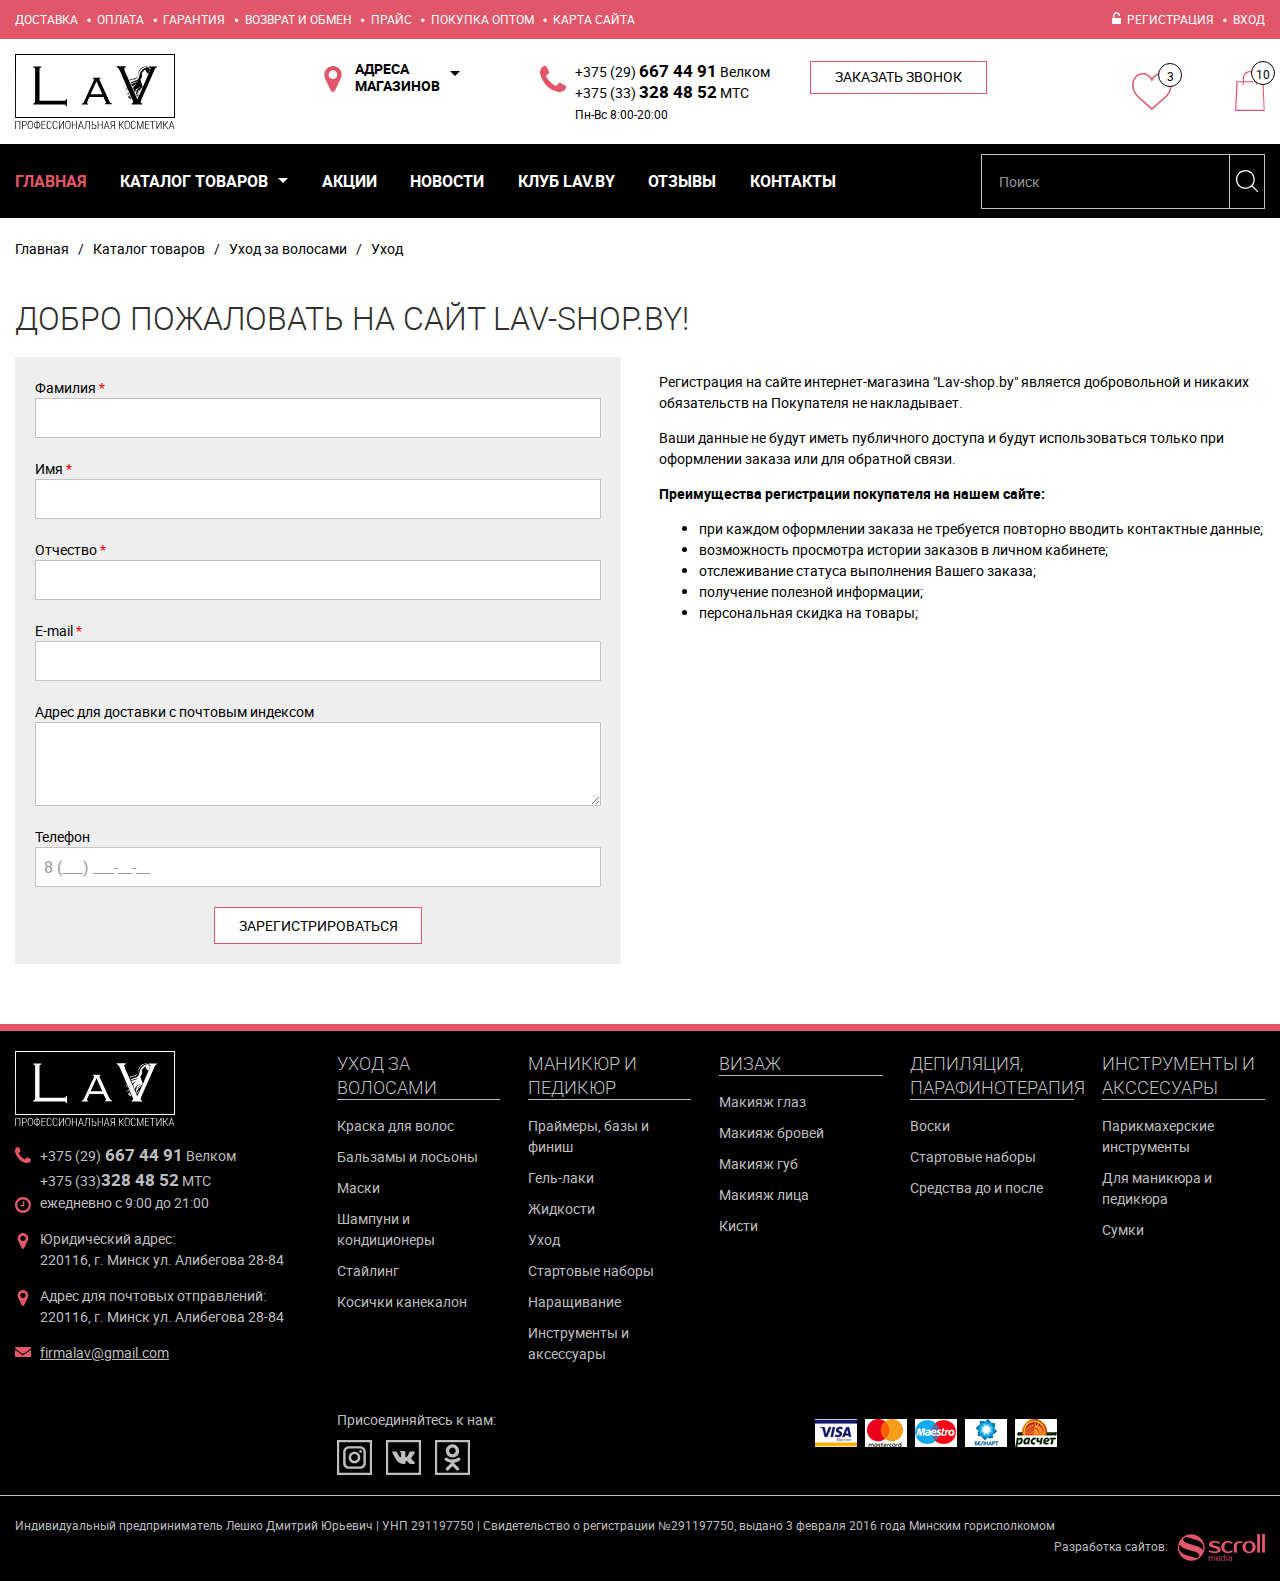
<file: login-registration.html>
<!-- MENU? _______________________________________________--><!DOCTYPE html>
<html>
  <head>
    <meta charset="utf-8">
    <title>lav</title>
    <meta http-equiv="X-UA-Compatible" content="IE=edge">
    <meta name="viewport" content="initial-scale=1">
    <link href="css/common.css" rel="stylesheet">
  </head>
  <body>
    <div class="mob-nav" id="mob-nav">
      <ul>
        <li class="first active"><a href="/">Главная</a></li>
        <li><a href="katalog/" rel="category">Каталог товаров</a>
          <ul>
            <li class="first"><a href="katalog/uxod-za-volosami/">Уход за волосами</a>
              <ul>
                <li class="first"><a href="katalog/uxod-za-volosami/kraska-dlya-volos/">Краска для волос</a></li>
                <li><a href="katalog/uxod-za-volosami/balzamyi-i-losonyi/">Бальзамы и лосьоны</a></li>
                <li><a href="katalog/uxod-za-volosami/maski/">Маски</a></li>
                <li><a href="katalog/uxod-za-volosami/shampuni-i-kondiczioneryi/">Шампуни и кондиционеры</a></li>
                <li><a href="katalog/uxod-za-volosami/stajling/">Стайлинг</a></li>
                <li class="last"><a href="katalog/uxod-za-volosami/kosichki-kanekalon/">Косички канекалон</a></li>
              </ul>
            </li>
            <li><a href="katalog/manikyur-i-pedikyur/">Маникюр и педикюр</a>
              <ul>
                <li class="first"><a href="katalog/manikyur-i-pedikyur/prajmeryi-bazyi-i-finish/">Праймеры, базы и финиш</a></li>
                <li><a href="katalog/manikyur-i-pedikyur/gel-laki/">Гель-лаки</a></li>
                <li><a href="katalog/manikyur-i-pedikyur/zhidkosti/">Жидкости</a></li>
                <li><a href="katalog/manikyur-i-pedikyur/uxod/">Уход</a></li>
                <li><a href="katalog/manikyur-i-pedikyur/startovyie-naboryi/">Стартовые наборы</a></li>
                <li><a href="katalog/manikyur-i-pedikyur/narashhivanie/">Наращивание</a></li>
                <li class="last"><a href="katalog/instrumentyi-i-akssesuaryi/dlya-manikyura-i-pedikyura/">Инструменты и аксессуары</a></li>
              </ul>
            </li>
            <li><a href="katalog/vizazh/">Визаж</a>
              <ul>
                <li class="first"><a href="katalog/vizazh/makiyazh-glaz.html">Макияж глаз</a></li>
                <li><a href="katalog/vizazh/makiyazh-brovej/">Макияж бровей</a></li>
                <li><a href="katalog/vizazh/makiyazh-gub/">Макияж губ</a></li>
                <li><a href="katalog/vizazh/makiyazh-licza/">Макияж лица</a></li>
                <li class="last"><a href="katalog/vizazh/kisti/">Кисти</a></li>
              </ul>
            </li>
            <li><a href="katalog/depilyacziya/">Депиляция, парафинотерапия</a>
              <ul>
                <li class="first"><a href="katalog/depilyacziya/voski/">Воски</a></li>
                <li><a href="katalog/depilyacziya/startovyie-naboryi/">Стартовые наборы</a></li>
                <li class="last"><a href="katalog/depilyacziya/sredstva-do-i-posle/">Средства до и после</a></li>
              </ul>
            </li>
            <li class="last"><a href="katalog/instrumentyi-i-akssesuaryi/">Инструменты и акссесуары</a>
              <ul>
                <li class="first"><a href="katalog/instrumentyi-i-akssesuaryi/parikmaxerskie-instrumentyi/">Парикмахерские инструменты</a>
                  <ul>
                    <li class="first"><a href="katalog/instrumentyi-i-akssesuaryi/parikmaxerskie-instrumentyi/aksessuary/">Аксессуары</a></li>
                    <li><a href="katalog/instrumentyi-i-akssesuaryi/parikmaxerskie-instrumentyi/nozhniczyi.html">Ножницы</a></li>
                    <li class="last"><a href="katalog/instrumentyi-i-akssesuaryi/parikmaxerskie-instrumentyi/mashinki.html">Машинки</a></li>
                  </ul>
                </li>
                <li><a href="katalog/instrumentyi-i-akssesuaryi/dlya-manikyura-i-pedikyura/">Для маникюра и педикюра</a>
                  <ul>
                    <li class="first"><a href="katalog/instrumentyi-i-akssesuaryi/dlya-manikyura-i-pedikyura/lampyi/">Лампы</a></li>
                    <li class="last"><a href="katalog/instrumentyi-i-akssesuaryi/dlya-manikyura-i-pedikyura/oborudovanie/">Оборудование</a></li>
                  </ul>
                </li>
                <li class="last"><a href="katalog/instrumentyi-i-akssesuaryi/sumki/">Сумки</a></li>
              </ul>
            </li>
          </ul>
        </li>
        <li><a href="akczii/">Акции</a></li>
        <li><a href="novosti/">Новости</a></li>
        <li><a href="klub-lav.by/">Клуб Lav.by</a></li>
        <li><a href="otzyivyi/">Отзывы</a></li>
        <li><a href="review.html">Отзывы</a></li>
        <li class="last"><a href="kontaktyi/">Контакты</a></li>
      </ul>
    </div>
    <div class="page-wrap">
      <div class="page-content">
        <div class="top-nav">
          <div class="container">
            <div class="top-nav__wrap">
              <div class="logo logo logo--mob-top"><a class="link-block icon--invert-link" href="/" title="На гланую страницу">
                  <svg class="icon-svg-symb icon-logo-lav ">
                    <use xlink:href="img/symbol.svg#logo-lav"></use>
                  </svg></a>
              </div>
              <ul class="second-nav">
                <li class="second-nav__item"><a class="second-nav__link" href="#">Доставка</a>
                </li>
                <li class="second-nav__item"><a class="second-nav__link" href="#">Оплата</a>
                </li>
                <li class="second-nav__item"><a class="second-nav__link" href="#">Гарантия</a>
                </li>
                <li class="second-nav__item"><a class="second-nav__link" href="#">Возврат и обмен</a>
                </li>
                <li class="second-nav__item"><a class="second-nav__link" href="#">Прайс</a>
                </li>
                <li class="second-nav__item"><a class="second-nav__link" href="#">Покупка оптом</a>
                </li>
                <li class="second-nav__item"><a class="second-nav__link" href="#">Карта сайта</a>
                </li>
              </ul>
              <div class="top-nav__right">
                <ul class="login">
                  <li class="login__item">
                    <svg class="icon-svg-symb icon-sign-in icon-left icon-middle">
                      <use xlink:href="img/symbol.svg#sign-in"></use>
                    </svg><a class="login__link login__reg" href="#">Регистрация</a>
                  </li>
                  <li class="login__item"><a class="login__link login__sig-in" href="#">Вход</a>
                  </li>
                </ul>
                <div class="mob-prod-info">
                  <div class="mob-prod-info__item"><a class="mob-prod-info__link icon--invert-link" id="mob-wish-icon" href="#">
                      <svg class="icon-svg-symb icon-wishlist ">
                        <use xlink:href="img/symbol.svg#wishlist"></use>
                      </svg>
                      <div class="badge top-info__badge">3</div></a></div>
                  <div class="mob-prod-info__item"><a class="mob-prod-info__link icon--invert-link" id="mob-cart-icon" href="#">
                      <svg class="icon-svg-symb icon-cart ">
                        <use xlink:href="img/symbol.svg#cart"></use>
                      </svg>
                      <div class="badge top-info__badge">3</div></a></div>
                </div>
              </div>
            </div>
          </div>
        </div>
        <div class="container">
          <div class="brand-panel">
            <div class="brand-panel__logo logo"><a class="__link" href="/" title="На гланую страницу">
                <svg class="icon-svg-symb icon-logo-lav ">
                  <use xlink:href="img/symbol.svg#logo-lav"></use>
                </svg></a>
            </div>
            <div class="top-contact">
              <div class="top-contact__shop popup-control">
                <div class="icon-boolet-wrap"><i class="icon-map icon-map--brand-panel icon-boolet"></i>
                  <div class="top-contact__shop-title">Адреса <br> магазинов
                  </div>
                </div>
                <ul class="shop-list popup popup popup--shop-list">
                  <div class="popup__wrap">
                    <li class="shop-list__item">
                      <div class="shop-list__img"><img src="img/temp/shop-1.jpg" alt="">
                      </div>
                      <div class="shop-list__item-txt">
                        <div class="shop-list__name">ТЦ ‎«Светиловский‎»
                        </div>
                        <div class="shop-list__addr">г. Барановичи, ул.Луговая, 4<br>павильон №1
                        </div>
                      </div>
                    </li>
                    <li class="shop-list__item">
                      <div class="shop-list__img"><img src="img/temp/shop-1.jpg" alt="">
                      </div>
                      <div class="shop-list__item-txt">
                        <div class="shop-list__name">ТЦ ‎«Радужный‎»
                        </div>
                        <div class="shop-list__addr">г. Барановичи, ул. Тельмана, 64<br>павильон №2
                        </div>
                      </div>
                    </li>
                    <li class="shop-list__item">
                      <div class="shop-list__img"><img src="img/temp/shop-1.jpg" alt="">
                      </div>
                      <div class="shop-list__item-txt">
                        <div class="shop-list__name">Супермаркет «Белмаркет»
                        </div>
                        <div class="shop-list__addr">г. Барановичи, п-т Машерова, 7<br> магазин «FANTASY»
                        </div>
                      </div>
                    </li>
                    <li class="shop-list__item">
                      <div class="shop-list__img"><img src="img/temp/shop-2.jpg" alt="">
                      </div>
                      <div class="shop-list__item-txt">
                        <div class="shop-list__name">Магазин «БиGOODи»
                        </div>
                        <div class="shop-list__addr">г. Барановичи, ул. Царюка, 9
                        </div>
                      </div>
                    </li>
                    <li class="shop-list__item">
                      <div class="shop-list__img"><img src="img/temp/shop-2.jpg" alt="">
                      </div>
                      <div class="shop-list__item-txt">
                        <div class="shop-list__name">Магазин «БиGOODи»
                        </div>
                        <div class="shop-list__addr">г. Барановичи, ул. Советская, 53
                        </div>
                      </div>
                    </li>
                  </div>
                </ul>
              </div>
              <div class="top-contact__tel">
                <div class="icon-boolet-wrap"><i class="icon-tel icon-tel--brand-panel icon-boolet"></i>+375 (29) <SPAN class="tel">667 44 91</SPAN>
                  Велком <br>
                  +375 (33) <span class="tel">328 48 52</span>  МТС <br>
                  <div class="top-contact__tel-info">Пн-Вс 8:00-20:00
                  </div>
                </div>
              </div>
              <div class="top-contact__call-back"><a class="fancy-modal-ajax btn" href="javascript:;" data-src="#form-callback" data-fancybox>Заказать звонок</a>
              </div>
            </div>
            <div class="top-cart">
              <div class="top-cart__item wishlist-small">
                <div class="popup-control"><a class="top-cart__item-link" href="#">
                  <svg class="icon-svg-symb icon-wishlist ">
                    <use xlink:href="img/symbol.svg#wishlist"></use>
                  </svg>
                  <div class="badge top-info__badge">3</div></a>
                  <div class="popup popup--prodcart-list">
                    <div class="popup__wrap">
                      <div class="prodcart-list">
                        <div class="prodcart-list__item">
                          <div class="prodcart-list__cell prodcart-list__img"><a class="product-link" href="#"><img src="img/temp/cart-small_1.jpg" alt=""></a>
                          </div>
                          <div class="prodcart-list__cell"><a class="product-link prodcart-list__title" href="#">Тушь для ресниц JUST <span class="prod-subtitle">Just Mascara длина + подкручивание черная</span></a>
                            <div class="prodcart-list__item-footer"><span class="price"><span>12.50</span> руб.</span>
                              <form class="addcart-form" action="">
                                <button class="prodcart-list__button addtocart btn btn btn--small" type="submit">
                                  <svg class="icon-svg-symb icon-cart-small icon-left icon-middle">
                                    <use xlink:href="img/symbol.svg#cart-small"></use>
                                  </svg>В корзину
                                </button>
                              </form>
                            </div>
                          </div>
                          <div class="prodcart-list__cell prodcart-list__delete"><a href="#">
                              <svg class="icon-svg-symb icon-delete ">
                                <use xlink:href="img/symbol.svg#delete"></use>
                              </svg></a>
                          </div>
                        </div>
                        <div class="prodcart-list__item">
                          <div class="prodcart-list__cell prodcart-list__img"><a class="product-link" href="#"><img src="img/temp/cart-small_1.jpg" alt=""></a>
                          </div>
                          <div class="prodcart-list__cell"><a class="product-link prodcart-list__title" href="#">Тушь для ресниц JUST <span class="prod-subtitle">Just Mascara длина + подкручивание черная</span></a>
                            <div class="prodcart-list__item-footer"><span class="price"><span>12.50</span> руб.</span>
                              <form class="addcart-form" action="">
                                <button class="prodcart-list__button addtocart btn btn btn--small" type="submit">
                                  <svg class="icon-svg-symb icon-cart-small icon-left icon-middle">
                                    <use xlink:href="img/symbol.svg#cart-small"></use>
                                  </svg>В корзину
                                </button>
                              </form>
                            </div>
                          </div>
                          <div class="prodcart-list__cell prodcart-list__delete"><a href="#">
                              <svg class="icon-svg-symb icon-delete ">
                                <use xlink:href="img/symbol.svg#delete"></use>
                              </svg></a>
                          </div>
                        </div>
                        <div class="prodcart-list__item">
                          <div class="prodcart-list__cell prodcart-list__img"><a class="product-link" href="#"><img src="img/temp/cart-small_1.jpg" alt=""></a>
                          </div>
                          <div class="prodcart-list__cell"><a class="product-link prodcart-list__title" href="#">Тушь для ресниц JUST <span class="prod-subtitle">Just Mascara длина + подкручивание черная</span></a>
                            <div class="prodcart-list__item-footer"><span class="price"><span>12.50</span> руб.</span>
                              <form class="addcart-form" action="">
                                <button class="prodcart-list__button addtocart btn btn btn--small" type="submit">
                                  <svg class="icon-svg-symb icon-cart-small icon-left icon-middle">
                                    <use xlink:href="img/symbol.svg#cart-small"></use>
                                  </svg>В корзину
                                </button>
                              </form>
                            </div>
                          </div>
                          <div class="prodcart-list__cell prodcart-list__delete"><a href="#">
                              <svg class="icon-svg-symb icon-delete ">
                                <use xlink:href="img/symbol.svg#delete"></use>
                              </svg></a>
                          </div>
                        </div>
                        <div class="prodcart-list__item">
                          <div class="prodcart-list__cell prodcart-list__img"><a class="product-link" href="#"><img src="img/temp/cart-small_1.jpg" alt=""></a>
                          </div>
                          <div class="prodcart-list__cell"><a class="product-link prodcart-list__title" href="#">Тушь для ресниц JUST <span class="prod-subtitle">Just Mascara длина + подкручивание черная</span></a>
                            <div class="prodcart-list__item-footer"><span class="price"><span>12.50</span> руб.</span>
                              <form class="addcart-form" action="">
                                <button class="prodcart-list__button addtocart btn btn btn--small" type="submit">
                                  <svg class="icon-svg-symb icon-cart-small icon-left icon-middle">
                                    <use xlink:href="img/symbol.svg#cart-small"></use>
                                  </svg>В корзину
                                </button>
                              </form>
                            </div>
                          </div>
                          <div class="prodcart-list__cell prodcart-list__delete"><a href="#">
                              <svg class="icon-svg-symb icon-delete ">
                                <use xlink:href="img/symbol.svg#delete"></use>
                              </svg></a>
                          </div>
                        </div>
                      </div>
                    </div>
                    <div class="popup__footer"><a class="btn" href="#">
                        <svg class="icon-svg-symb icon-wishlist icon-left icon-middle">
                          <use xlink:href="img/symbol.svg#wishlist"></use>
                        </svg><span>Открыть лист желаний</span></a></div>
                  </div>
                </div>
              </div>
              <div class="top-cart__item cart-small">
                <div class="popup-control"><a class="top-cart__item-link" href="#">
                  <svg class="icon-svg-symb icon-cart ">
                    <use xlink:href="img/symbol.svg#cart"></use>
                  </svg>
                  <div class="badge top-info__badge">10</div></a>
                  <div class="popup popup--prodcart-list">
                    <div class="popup__wrap">
                      <div class="prodcart-list">
                        <div class="prodcart-list__item">
                          <div class="prodcart-list__cell prodcart-list__img"><a class="product-link" href="#"><img src="img/temp/cart-small_1.jpg" alt=""></a>
                          </div>
                          <div class="prodcart-list__cell"><a class="product-link prodcart-list__title" href="#">Тушь для ресниц JUST <span class="prod-subtitle">Just Mascara длина + подкручивание черная</span></a>
                            <div class="prodcart-list__item-footer"><span class="price"><span>12.50</span> руб.</span>
                            </div>
                          </div>
                          <div class="prodcart-list__cell prodcart-list__delete"><a href="#">
                              <svg class="icon-svg-symb icon-delete ">
                                <use xlink:href="img/symbol.svg#delete"></use>
                              </svg></a>
                          </div>
                        </div>
                      </div>
                    </div>
                    <div class="popup__footer">
                      <div class="cart-info">
                        Всего товаров 1 <br>
                        На сумму <span class="price"><span>12.50</span> руб.</span>
                      </div><a class="btn" href="#">
                        <svg class="icon-svg-symb icon-cart-small icon-left icon-middle">
                          <use xlink:href="img/symbol.svg#cart-small"></use>
                        </svg><span>Оформить заказ</span></a>
                    </div>
                  </div>
                </div>
              </div>
            </div>
          </div>
        </div>
        <div class="main-nav-wrap">
          <div class="container">
            <div class="main-nav">
              <nav class="nav nav-top">
                <ul class="main-menu">
                  <li class="menu__item active"><span class="menu__link">Главная</span>
                  </li>
                  <li class="menu__item"><a class="menu__link" href="#">Каталог товаров</a><span class="icon-nav-dropdown"></span>
                    <div class="main-menu__sub-wrap">
                      <div class="container">
                        <ul class="main-menu__sub-list">
                          <li class="main-menu__sub-item menu-title">Визаж
                            <ul class="main-menu__sub-list">
                              <li class="menu__item"><a class="menu__link" href="#">Макияж глаз</a>
                              </li>
                              <li class="menu__item"><a class="menu__link" href="#">Макияж бровей</a>
                              </li>
                              <li class="menu__item"><a class="menu__link" href="#">Макияж губ</a>
                              </li>
                              <li class="menu__item"><a class="menu__link" href="#">Макияж лица</a>
                              </li>
                              <li class="menu__item"><a class="menu__link" href="#">Кисти</a>
                              </li>
                              <li class="menu__item"><a class="menu__link" href="#">Аксессуары</a>
                              </li>
                            </ul>
                          </li>
                          <li class="main-menu__sub-item">
                            <div class="menu-title">Уход за волосами</div>
                            <ul class="main-menu__sub-list">
                              <li class="menu__item"><a class="menu__link" href="#">Краска для бровей</a>
                              </li>
                              <li class="menu__item"><a class="menu__link" href="#">Краска для волос</a>
                              </li>
                              <li class="menu__item"><a class="menu__link" href="#">Профессиональный уход (косметика) для волос</a>
                              </li>
                              <li class="menu__item"><a class="menu__link" href="#">Стайлинг</a>
                              </li>
                              <li class="menu__item"><a class="menu__link" href="#">Парикмахерские инструменты</a>
                              </li>
                              <li class="menu__item"><a class="menu__link" href="#">Аксессуары</a>
                              </li>
                            </ul>
                          </li>
                          <li class="main-menu__sub-item">
                            <div class="menu-title">Маникюр и педикюр</div>
                            <ul class="main-menu__sub-list">
                              <li class="menu__item"><a class="menu__link" href="#">Жидкости</a>
                              </li>
                              <li class="menu__item"><a class="menu__link" href="#">Кисти</a>
                              </li>
                              <li class="menu__item"><a class="menu__link" href="#">Материалы</a>
                              </li>
                              <li class="menu__item"><a class="menu__link" href="#">Пилки, бафы</a>
                              </li>
                              <li class="menu__item"><a class="menu__link" href="#">Стартовые наборы</a>
                              </li>
                              <li class="menu__item"><a class="menu__link" href="#">Терки для стоп</a>
                              </li>
                              <li class="menu__item"><a class="menu__link" href="#">Инструменты</a>
                              </li>
                              <li class="menu__item"><a class="menu__link" href="#">Аксессуары</a>
                              </li>
                            </ul>
                          </li>
                          <li class="main-menu__sub-item">
                            <div class="menu-title">Депиляция, парафинотерапия</div>
                            <ul class="main-menu__sub-list">
                              <li class="menu__item"><a class="menu__link" href="#">Воски</a>
                              </li>
                              <li class="menu__item"><a class="menu__link" href="#">Воскоплавы</a>
                              </li>
                              <li class="menu__item"><a class="menu__link" href="#">Парафин</a>
                              </li>
                              <li class="menu__item"><a class="menu__link" href="#">Парафиновые ванны</a>
                              </li>
                              <li class="menu__item"><a class="menu__link" href="#">Средства ДО и ПОСЛЕ</a>
                              </li>
                              <li class="menu__item"><a class="menu__link" href="#">Стартовый наборы</a>
                              </li>
                              <li class="menu__item"><a class="menu__link" href="#">Аксессуары</a>
                              </li>
                            </ul>
                          </li>
                        </ul>
                      </div>
                    </div>
                  </li>
                  <li class="menu__item"><a class="menu__link" href="#">Акции</a>
                  </li>
                  <li class="menu__item"><a class="menu__link" href="#">Новости</a>
                  </li>
                  <li class="menu__item"><a class="menu__link" href="#">Клуб LAV.BY</a>
                  </li>
                  <li class="menu__item"><a class="menu__link" href="#">Отзывы</a>
                  </li>
                  <li class="menu__item"><a class="menu__link" href="#">Контакты</a>
                  </li>
                </ul>
              </nav><a class="link-mob-nav burger" href="#mob-nav"><span class="burger-inner"></span></a>
              <form class="search" action="" method="get">
                <input class="search__input" type="search" placeholder="Поиск">
                <button class="search__btn" type="submit">
                  <svg class="icon-svg-symb icon-search ">
                    <use xlink:href="img/symbol.svg#search"></use>
                  </svg>
                </button>
              </form>
            </div>
          </div>
        </div>
        <link href="css/login.css" rel="stylesheet">
        <div class="container">
          <ul class="breadcrums">
            <li class="breadcrums__item"><a class="breadcrums__link" href="#">Главная</a>
            </li>
            <li class="breadcrums__item"><a class="breadcrums__link" href="#">Каталог товаров</a>
            </li>
            <li class="breadcrums__item"><a class="breadcrums__link" href="#">Уход за волосами</a>
            </li>
            <li class="breadcrums__item"><span class="breadcrums__link">Уход</span>
            </li>
          </ul>
          <div class="title title--light">Добро пожаловать на сайт lav-shop.by!</div>
          <div class="content content--flex">
            <div class="login-registration">
              <div class="login-registration__form">
                <form class="form form--bg" method="post" action="#">
                  <input type="text" name="nospam:blank" value="" style="display:none;">
                  <input type="hidden" name="order" value="1">
                  <div class="form-line form-full">
                    <label for="reg-firstname">Фамилия <span class="required">*</span></label>
                    <input type="text" name="reg-firstname" required value="" id="reg-firstname">
                  </div>
                  <div class="form-line">
                    <div class="input-group__item form-full">
                      <label for="reg-name">Имя <span class="required">*</span></label>
                      <input type="text" name="reg-name" required value="" id="reg-name">
                    </div>
                    <div class="input-group__item form-full">
                      <label for="reg-lastname">Отчество <span class="required">*</span></label>
                      <input type="text" name="reg-lastname" required value="" id="reg-lastname">
                    </div>
                  </div>
                  <div class="form-line form-full">
                    <label for="reg-mail">E-mail <span class="required">*</span></label>
                    <input type="text" name="reg-mail" required value="" id="reg-mail">
                  </div>
                  <div class="form-line form-full">
                    <label for="reg-addr">Адрес для доставки с почтовым индексом</label>
                    <textarea rows="3" name="reg-addr" required value="" id="reg-addr"></textarea>
                  </div>
                  <div class="form-line form-full">
                    <label for="reg-tel">Телефон</label>
                    <input type="tel" name="reg-tel" required value="" id="reg-tel">
                  </div>
                  <div class="btn-wrap">
                    <button class="btn" type="submit" value="">Зарегистрироваться</button>
                  </div>
                </form>
              </div>
              <div class="login-registration__about">
                <p>Регистрация на сайте интернет-магазина "Lav-shop.by" является добровольной и никаких обязательств на Покупателя не накладывает.</p>
                <p>Ваши данные не будут иметь публичного доступа и будут использоваться только при оформлении заказа или для обратной связи.</p>
                <p><strong>Преимущества регистрации покупателя на нашем сайте:</strong></p>
                <ul>
                  <li>при каждом оформлении заказа не требуется повторно вводить контактные данные;</li>
                  <li>возможность просмотра истории заказов в личном кабинете;</li>
                  <li>отслеживание статуса выполнения Вашего заказа;</li>
                  <li>получение полезной информации;</li>
                  <li>персональная скидка на товары;</li>
                </ul>
              </div>
            </div>
          </div>
        </div>
      </div>
      <footer class="footer-page">
        <div class="container">
          <div class="footer-page__body">
            <div class="footer-page__company">
              <div class="logo logo--footer"><a class="__link" href="/" title="На гланую страницу">
                  <svg class="icon-svg-symb icon-logo-lav">
                    <use xmlns:xlink="http://www.w3.org/1999/xlink" xlink:href="img/symbol.svg#logo-lav"></use>
                  </svg></a></div>
              <div class="company-contact">
                <div class="company-contact__item">
                  <div class="icon-boolet-wrap footer_page--tel"><i class="icon-tel icon-tel--footer icon-boolet"></i>              +375 (29)<span class="tel"> 667 44 91</span> Велком<br>              +375 (33)<span class="tel">328 48 52</span> МТС<br></div>
                  <div class="icon-boolet-wrap"><i class="icon-time icon-time--footer icon-boolet"></i>ежедневно с 9:00 до 21:00</div>
                </div>
                <div class="company-contact__item">
                  <div class="icon-boolet-wrap"><i class="icon-map icon-map--footer icon-boolet"></i>              Юридический адрес:<br>              220116, г. Минск ул. Алибегова 28-84</div>
                </div>
                <div class="company-contact__item">
                  <div class="icon-boolet-wrap"><i class="icon-map icon-map--footer icon-boolet"></i>              Адрес для почтовых отправлений:<br>              220116, г. Минск ул. Алибегова 28-84</div>
                </div>
                <div class="company-contact__item">
                  <div class="icon-boolet-wrap"><i class="icon-mail icon-mail--footer icon-boolet"></i><a href="mailto:firmalav@gmail.com">firmalav@gmail.com</a></div>
                </div>
              </div>
            </div>
            <div class="footer-page__main">
              <ul class="main-menu main-menu__sub-list main-menu--footer">
                <li class="main-menu__sub-item">
                  <div class="menu-title">Уход за волосами</div>
                  <ul class="main-menu__sub-list">
                    <li class="menu__item first"><a class="menu__link" href="katalog/uxod-za-volosami/kraska-dlya-volos/">Краска для волос</a></li>
                    <li class="menu__item"><a class="menu__link" href="katalog/uxod-za-volosami/balzamyi-i-losonyi/">Бальзамы и лосьоны</a></li>
                    <li class="menu__item"><a class="menu__link" href="katalog/uxod-za-volosami/maski/">Маски</a></li>
                    <li class="menu__item"><a class="menu__link" href="katalog/uxod-za-volosami/shampuni-i-kondiczioneryi/">Шампуни и кондиционеры</a></li>
                    <li class="menu__item"><a class="menu__link" href="katalog/uxod-za-volosami/stajling/">Стайлинг</a></li>
                    <li class="menu__item last"><a class="menu__link" href="katalog/uxod-za-volosami/kosichki-kanekalon/">Косички канекалон</a></li>
                  </ul>
                </li>
                <li class="main-menu__sub-item">
                  <div class="menu-title">Маникюр и педикюр</div>
                  <ul class="main-menu__sub-list">
                    <li class="menu__item first"><a class="menu__link" href="katalog/manikyur-i-pedikyur/prajmeryi-bazyi-i-finish/">Праймеры, базы и финиш</a></li>
                    <li class="menu__item"><a class="menu__link" href="katalog/manikyur-i-pedikyur/gel-laki/">Гель-лаки</a></li>
                    <li class="menu__item"><a class="menu__link" href="katalog/manikyur-i-pedikyur/zhidkosti/">Жидкости</a></li>
                    <li class="menu__item"><a class="menu__link" href="katalog/manikyur-i-pedikyur/uxod/">Уход</a></li>
                    <li class="menu__item"><a class="menu__link" href="katalog/manikyur-i-pedikyur/startovyie-naboryi/">Стартовые наборы</a></li>
                    <li class="menu__item"><a class="menu__link" href="katalog/manikyur-i-pedikyur/narashhivanie/">Наращивание</a></li>
                    <li class="menu__item last"><a class="menu__link" href="katalog/instrumentyi-i-akssesuaryi/dlya-manikyura-i-pedikyura/">Инструменты и аксессуары</a></li>
                  </ul>
                </li>
                <li class="main-menu__sub-item">
                  <div class="menu-title">Визаж</div>
                  <ul class="main-menu__sub-list">
                    <li class="menu__item first"><a class="menu__link" href="katalog/vizazh/makiyazh-glaz.html">Макияж глаз</a></li>
                    <li class="menu__item"><a class="menu__link" href="katalog/vizazh/makiyazh-brovej/">Макияж бровей</a></li>
                    <li class="menu__item"><a class="menu__link" href="katalog/vizazh/makiyazh-gub/">Макияж губ</a></li>
                    <li class="menu__item"><a class="menu__link" href="katalog/vizazh/makiyazh-licza/">Макияж лица</a></li>
                    <li class="menu__item last"><a class="menu__link" href="katalog/vizazh/kisti/">Кисти</a></li>
                  </ul>
                </li>
                <li class="main-menu__sub-item">
                  <div class="menu-title">Депиляция, парафинотерапия</div>
                  <ul class="main-menu__sub-list">
                    <li class="menu__item first"><a class="menu__link" href="katalog/depilyacziya/voski/">Воски</a></li>
                    <li class="menu__item"><a class="menu__link" href="katalog/depilyacziya/startovyie-naboryi/">Стартовые наборы</a></li>
                    <li class="menu__item last"><a class="menu__link" href="katalog/depilyacziya/sredstva-do-i-posle/">Средства до и после</a></li>
                  </ul>
                </li>
                <li class="main-menu__sub-item">
                  <div class="menu-title">Инструменты и акссесуары</div>
                  <ul class="main-menu__sub-list">
                    <li class="menu__item first"><a class="menu__link" href="katalog/instrumentyi-i-akssesuaryi/parikmaxerskie-instrumentyi/">Парикмахерские инструменты</a></li>
                    <li class="menu__item"><a class="menu__link" href="katalog/instrumentyi-i-akssesuaryi/dlya-manikyura-i-pedikyura/">Для маникюра и педикюра</a></li>
                    <li class="menu__item last"><a class="menu__link" href="katalog/instrumentyi-i-akssesuaryi/sumki/">Сумки</a></li>
                  </ul>
                </li>
              </ul>
              <div class="social social--footer">
                <div class="social__title">Присоединяйтесь к нам:</div>
                <div class="social__item-list"><a class="social__link" target="_blank" href="https://www.instagram.com/lav_by/">
                    <svg class="icon-svg-symb icon-instagram icon--social-link">
                      <use xmlns:xlink="http://www.w3.org/1999/xlink" xlink:href="img/symbol.svg#instagram"></use>
                    </svg></a><a class="social__link" target="_blank" href="https://vk.com/lavshopby">
                    <svg class="icon-svg-symb icon-vk icon--social-link">
                      <use xmlns:xlink="http://www.w3.org/1999/xlink" xlink:href="img/symbol.svg#vk"></use>
                    </svg></a><a class="social__link" target="_blank" href="https://ok.ru/profile/568684383346">
                    <svg class="icon-svg-symb icon-ok icon--social-link">
                      <use xmlns:xlink="http://www.w3.org/1999/xlink" xlink:href="img/symbol.svg#ok"></use>
                    </svg></a></div>
              </div>
              <div class="purchase purchase--footer">
                <ul class="payment">
                  <li class="payment__item payvisa"></li>
                  <li class="payment__item paymaster"></li>
                  <li class="payment__item paymaestro"></li>
                  <li class="payment__item paybelcart"></li>
                  <li class="payment__item payerip"></li>
                </ul>
              </div>
            </div>
          </div>
        </div>
        <div class="footer-page__info">
          <div class="container">Индивидуальный предприниматель Лешко Дмитрий Юрьевич  |  УНП 291197750  |  Свидетельство о регистрации №291197750, выдано 3 февраля 2016 года Минским горисполкомом
            <div class="footer-page__create">Разработка сайтов:<a href="http://scroll.by" target="_blank"><i class="scroll-logo"></i></a></div>
          </div>
        </div>
      </footer>
      <!--button#up-->
      <div class="hidden">
        <form class="form-modal" action="" metod="post" id="form-callback">
          <header class="form-modal__header">
            <div class="form-modal__icon">
            </div>
            <div class="form-modal__title">Обратный звонок
            </div>
          </header>
          <div class="form-modal__body">
            <div class="form-line form-full">
              <label for="call-name">Ваше имя</label>
              <input type="text" name="call-name" required value="" id="call-name">
            </div>
            <div class="form-line form-full">
              <label for="call-name">Телефон</label>
              <input type="tel" name="call-tel" required value="" id="call-name">
            </div>
            <div class="btn-wrap">
              <button class="btn" type="submit">Перезвоните мне</button>
            </div>
          </div>
        </form>
      </div>
    </div>
  </body>
  <script src="js/libs/jquery-3.1.1.min.js"></script>
  <script src="js/plugins/jquery.formstyler.min.js"></script>
  <script src="js/plugins/jquery.mask.min.js"></script>
  <script src="js/plugins/jquery.fancybox.min.js"></script>
  <script src="js/plugins/jquery.mmenu.all.js"></script>
  <script src="js/plugins/slick.min.js"></script>
  <script src="js/scripts/slider.js"></script>
  <script src="js/scripts/form.js"></script>
  <script src="js/scripts/nav.js"></script>
</html>
</file>
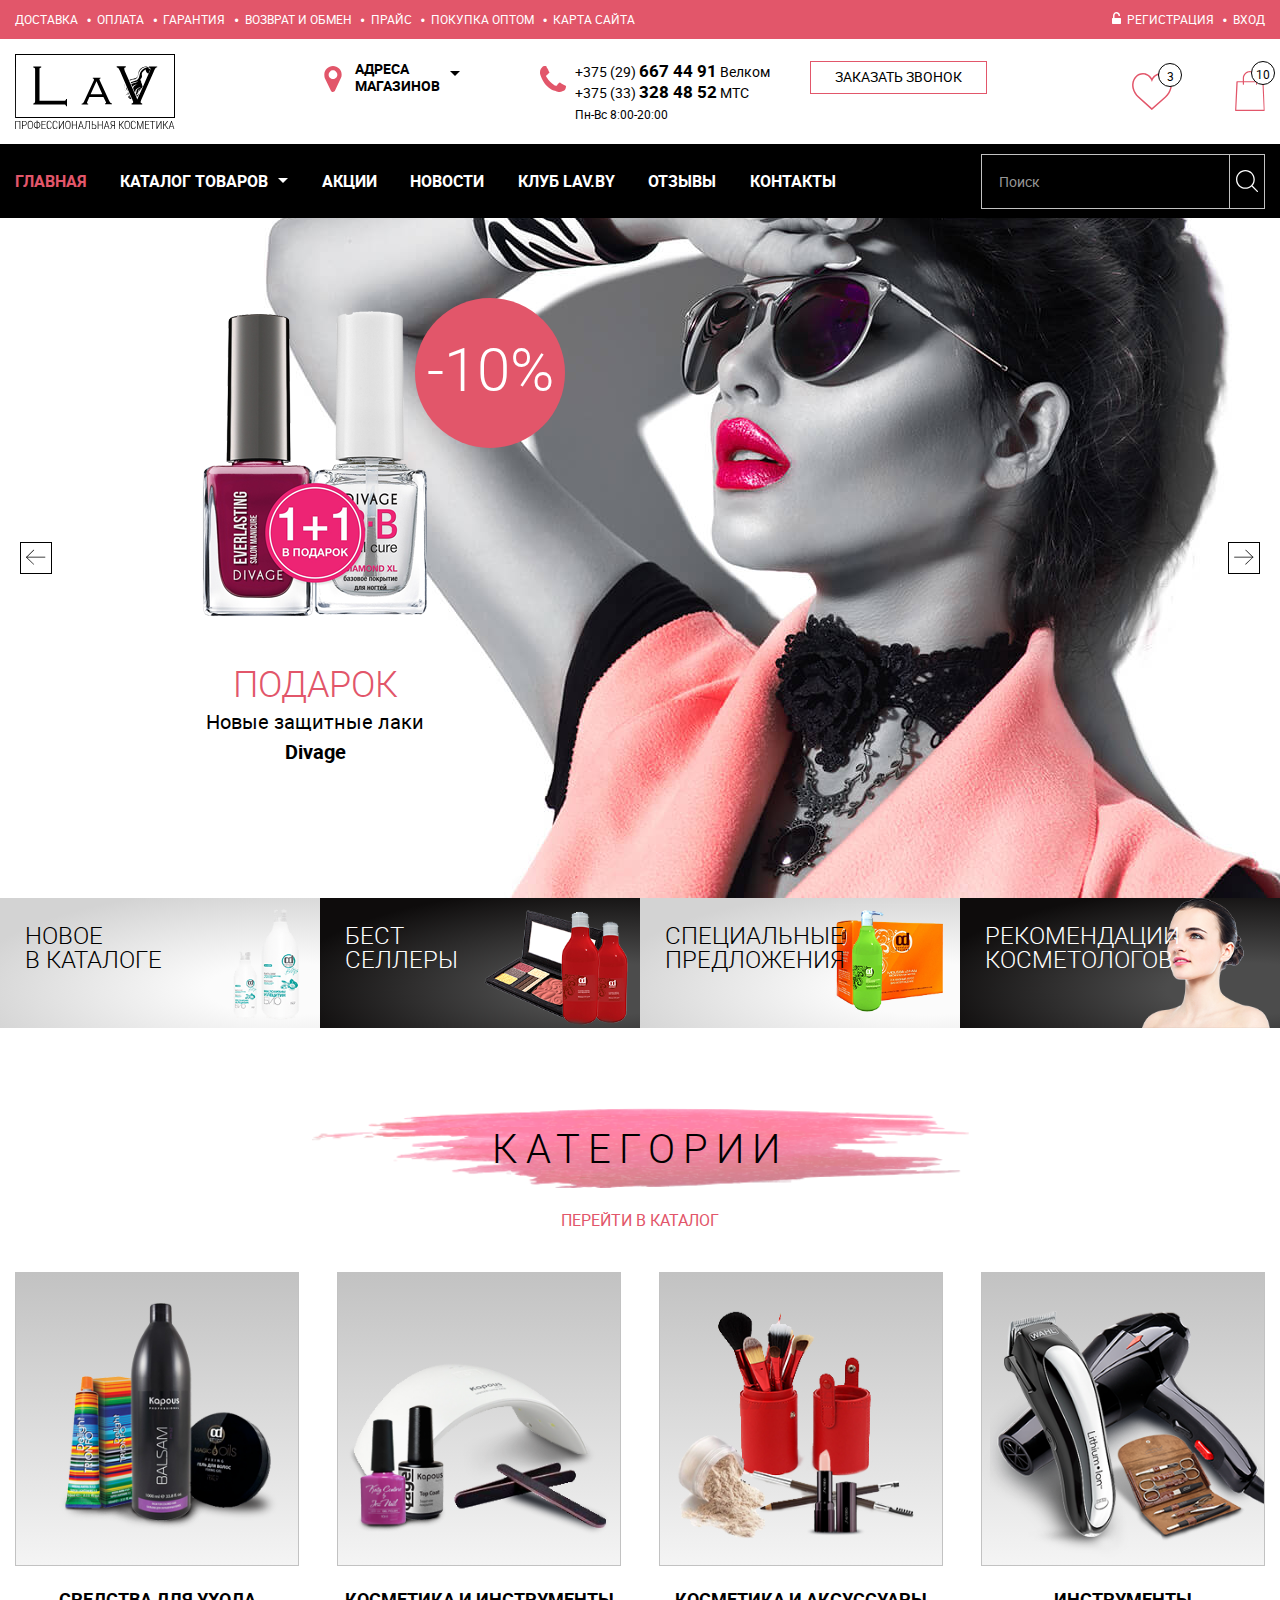
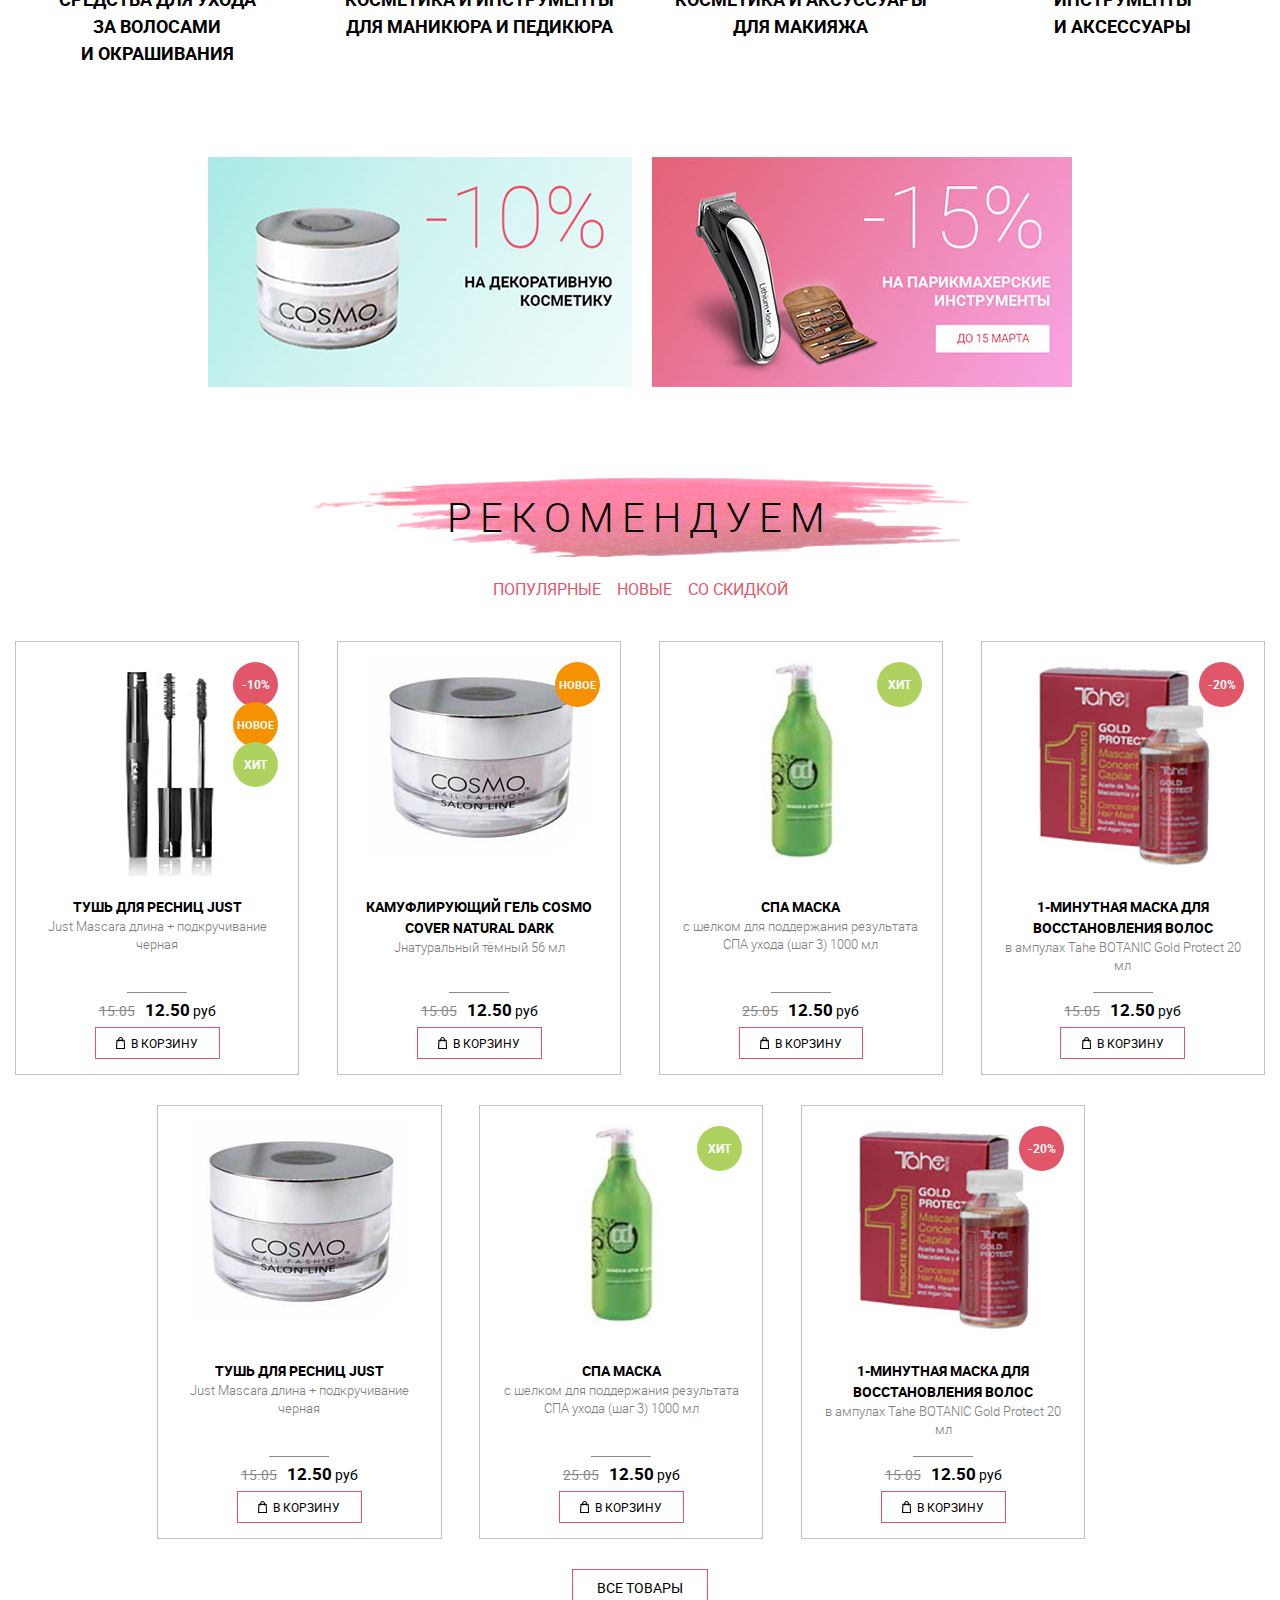
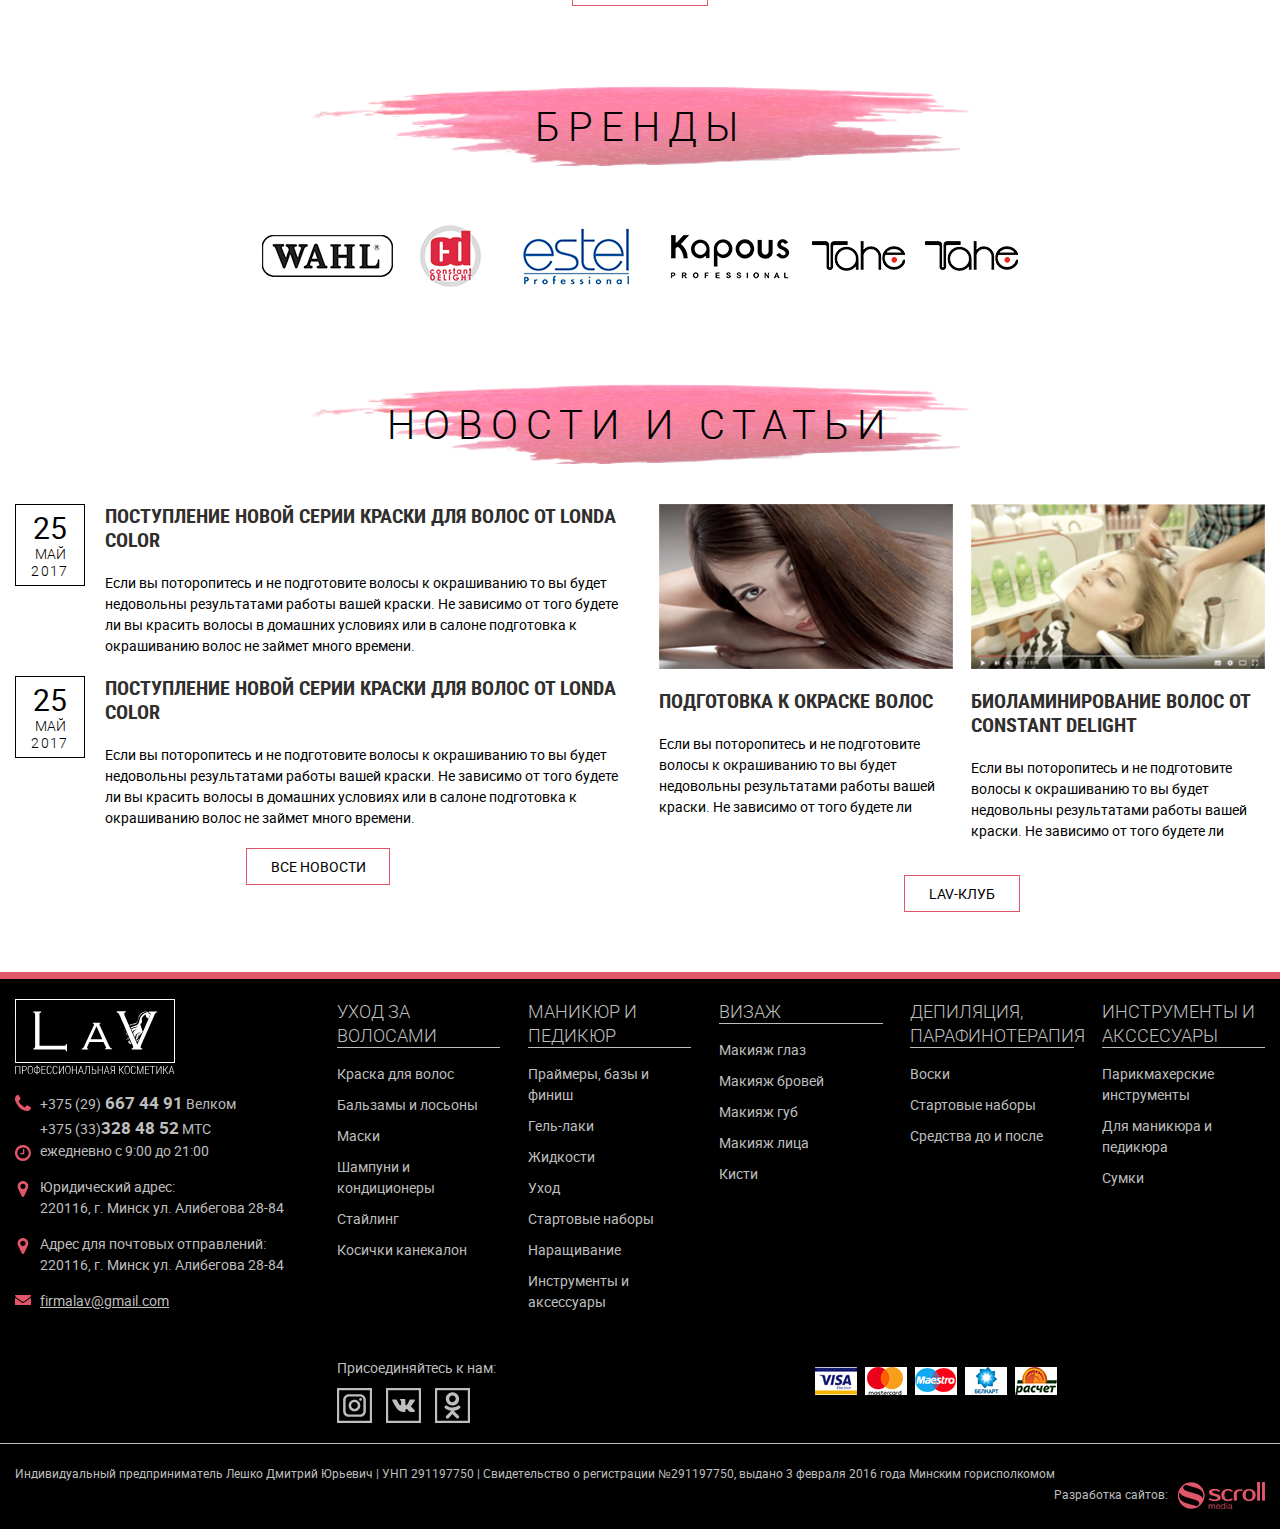
<file: main.html>
<!-- MENU? _______________________________________________--><!DOCTYPE html>
<html>
  <head>
    <meta charset="utf-8">
    <title>lav</title>
    <meta http-equiv="X-UA-Compatible" content="IE=edge">
    <meta name="viewport" content="initial-scale=1">
    <link href="css/common.css" rel="stylesheet">
  </head>
  <body>
    <div class="mob-nav" id="mob-nav">
      <ul>
        <li class="first active"><a href="/">Главная</a></li>
        <li><a href="katalog/" rel="category">Каталог товаров</a>
          <ul>
            <li class="first"><a href="katalog/uxod-za-volosami/">Уход за волосами</a>
              <ul>
                <li class="first"><a href="katalog/uxod-za-volosami/kraska-dlya-volos/">Краска для волос</a></li>
                <li><a href="katalog/uxod-za-volosami/balzamyi-i-losonyi/">Бальзамы и лосьоны</a></li>
                <li><a href="katalog/uxod-za-volosami/maski/">Маски</a></li>
                <li><a href="katalog/uxod-za-volosami/shampuni-i-kondiczioneryi/">Шампуни и кондиционеры</a></li>
                <li><a href="katalog/uxod-za-volosami/stajling/">Стайлинг</a></li>
                <li class="last"><a href="katalog/uxod-za-volosami/kosichki-kanekalon/">Косички канекалон</a></li>
              </ul>
            </li>
            <li><a href="katalog/manikyur-i-pedikyur/">Маникюр и педикюр</a>
              <ul>
                <li class="first"><a href="katalog/manikyur-i-pedikyur/prajmeryi-bazyi-i-finish/">Праймеры, базы и финиш</a></li>
                <li><a href="katalog/manikyur-i-pedikyur/gel-laki/">Гель-лаки</a></li>
                <li><a href="katalog/manikyur-i-pedikyur/zhidkosti/">Жидкости</a></li>
                <li><a href="katalog/manikyur-i-pedikyur/uxod/">Уход</a></li>
                <li><a href="katalog/manikyur-i-pedikyur/startovyie-naboryi/">Стартовые наборы</a></li>
                <li><a href="katalog/manikyur-i-pedikyur/narashhivanie/">Наращивание</a></li>
                <li class="last"><a href="katalog/instrumentyi-i-akssesuaryi/dlya-manikyura-i-pedikyura/">Инструменты и аксессуары</a></li>
              </ul>
            </li>
            <li><a href="katalog/vizazh/">Визаж</a>
              <ul>
                <li class="first"><a href="katalog/vizazh/makiyazh-glaz.html">Макияж глаз</a></li>
                <li><a href="katalog/vizazh/makiyazh-brovej/">Макияж бровей</a></li>
                <li><a href="katalog/vizazh/makiyazh-gub/">Макияж губ</a></li>
                <li><a href="katalog/vizazh/makiyazh-licza/">Макияж лица</a></li>
                <li class="last"><a href="katalog/vizazh/kisti/">Кисти</a></li>
              </ul>
            </li>
            <li><a href="katalog/depilyacziya/">Депиляция, парафинотерапия</a>
              <ul>
                <li class="first"><a href="katalog/depilyacziya/voski/">Воски</a></li>
                <li><a href="katalog/depilyacziya/startovyie-naboryi/">Стартовые наборы</a></li>
                <li class="last"><a href="katalog/depilyacziya/sredstva-do-i-posle/">Средства до и после</a></li>
              </ul>
            </li>
            <li class="last"><a href="katalog/instrumentyi-i-akssesuaryi/">Инструменты и акссесуары</a>
              <ul>
                <li class="first"><a href="katalog/instrumentyi-i-akssesuaryi/parikmaxerskie-instrumentyi/">Парикмахерские инструменты</a>
                  <ul>
                    <li class="first"><a href="katalog/instrumentyi-i-akssesuaryi/parikmaxerskie-instrumentyi/aksessuary/">Аксессуары</a></li>
                    <li><a href="katalog/instrumentyi-i-akssesuaryi/parikmaxerskie-instrumentyi/nozhniczyi.html">Ножницы</a></li>
                    <li class="last"><a href="katalog/instrumentyi-i-akssesuaryi/parikmaxerskie-instrumentyi/mashinki.html">Машинки</a></li>
                  </ul>
                </li>
                <li><a href="katalog/instrumentyi-i-akssesuaryi/dlya-manikyura-i-pedikyura/">Для маникюра и педикюра</a>
                  <ul>
                    <li class="first"><a href="katalog/instrumentyi-i-akssesuaryi/dlya-manikyura-i-pedikyura/lampyi/">Лампы</a></li>
                    <li class="last"><a href="katalog/instrumentyi-i-akssesuaryi/dlya-manikyura-i-pedikyura/oborudovanie/">Оборудование</a></li>
                  </ul>
                </li>
                <li class="last"><a href="katalog/instrumentyi-i-akssesuaryi/sumki/">Сумки</a></li>
              </ul>
            </li>
          </ul>
        </li>
        <li><a href="akczii/">Акции</a></li>
        <li><a href="novosti/">Новости</a></li>
        <li><a href="klub-lav.by/">Клуб Lav.by</a></li>
        <li><a href="otzyivyi/">Отзывы</a></li>
        <li><a href="review.html">Отзывы</a></li>
        <li class="last"><a href="kontaktyi/">Контакты</a></li>
      </ul>
    </div>
    <div class="page-wrap">
      <div class="page-content">
        <div class="top-nav">
          <div class="container">
            <div class="top-nav__wrap">
              <div class="logo logo logo--mob-top"><a class="link-block icon--invert-link" href="/" title="На гланую страницу">
                  <svg class="icon-svg-symb icon-logo-lav ">
                    <use xlink:href="img/symbol.svg#logo-lav"></use>
                  </svg></a>
              </div>
              <ul class="second-nav">
                <li class="second-nav__item"><a class="second-nav__link" href="#">Доставка</a>
                </li>
                <li class="second-nav__item"><a class="second-nav__link" href="#">Оплата</a>
                </li>
                <li class="second-nav__item"><a class="second-nav__link" href="#">Гарантия</a>
                </li>
                <li class="second-nav__item"><a class="second-nav__link" href="#">Возврат и обмен</a>
                </li>
                <li class="second-nav__item"><a class="second-nav__link" href="#">Прайс</a>
                </li>
                <li class="second-nav__item"><a class="second-nav__link" href="#">Покупка оптом</a>
                </li>
                <li class="second-nav__item"><a class="second-nav__link" href="#">Карта сайта</a>
                </li>
              </ul>
              <div class="top-nav__right">
                <ul class="login">
                  <li class="login__item">
                    <svg class="icon-svg-symb icon-sign-in icon-left icon-middle">
                      <use xlink:href="img/symbol.svg#sign-in"></use>
                    </svg><a class="login__link login__reg" href="#">Регистрация</a>
                  </li>
                  <li class="login__item"><a class="login__link login__sig-in" href="#">Вход</a>
                  </li>
                </ul>
                <div class="mob-prod-info">
                  <div class="mob-prod-info__item"><a class="mob-prod-info__link icon--invert-link" id="mob-wish-icon" href="#">
                      <svg class="icon-svg-symb icon-wishlist ">
                        <use xlink:href="img/symbol.svg#wishlist"></use>
                      </svg>
                      <div class="badge top-info__badge">3</div></a></div>
                  <div class="mob-prod-info__item"><a class="mob-prod-info__link icon--invert-link" id="mob-cart-icon" href="#">
                      <svg class="icon-svg-symb icon-cart ">
                        <use xlink:href="img/symbol.svg#cart"></use>
                      </svg>
                      <div class="badge top-info__badge">3</div></a></div>
                </div>
              </div>
            </div>
          </div>
        </div>
        <div class="container">
          <div class="brand-panel">
            <div class="brand-panel__logo logo"><a class="__link" href="/" title="На гланую страницу">
                <svg class="icon-svg-symb icon-logo-lav ">
                  <use xlink:href="img/symbol.svg#logo-lav"></use>
                </svg></a>
            </div>
            <div class="top-contact">
              <div class="top-contact__shop popup-control">
                <div class="icon-boolet-wrap"><i class="icon-map icon-map--brand-panel icon-boolet"></i>
                  <div class="top-contact__shop-title">Адреса <br> магазинов
                  </div>
                </div>
                <ul class="shop-list popup popup popup--shop-list">
                  <div class="popup__wrap">
                    <li class="shop-list__item">
                      <div class="shop-list__img"><img src="img/temp/shop-1.jpg" alt="">
                      </div>
                      <div class="shop-list__item-txt">
                        <div class="shop-list__name">ТЦ ‎«Светиловский‎»
                        </div>
                        <div class="shop-list__addr">г. Барановичи, ул.Луговая, 4<br>павильон №1
                        </div>
                      </div>
                    </li>
                    <li class="shop-list__item">
                      <div class="shop-list__img"><img src="img/temp/shop-1.jpg" alt="">
                      </div>
                      <div class="shop-list__item-txt">
                        <div class="shop-list__name">ТЦ ‎«Радужный‎»
                        </div>
                        <div class="shop-list__addr">г. Барановичи, ул. Тельмана, 64<br>павильон №2
                        </div>
                      </div>
                    </li>
                    <li class="shop-list__item">
                      <div class="shop-list__img"><img src="img/temp/shop-1.jpg" alt="">
                      </div>
                      <div class="shop-list__item-txt">
                        <div class="shop-list__name">Супермаркет «Белмаркет»
                        </div>
                        <div class="shop-list__addr">г. Барановичи, п-т Машерова, 7<br> магазин «FANTASY»
                        </div>
                      </div>
                    </li>
                    <li class="shop-list__item">
                      <div class="shop-list__img"><img src="img/temp/shop-2.jpg" alt="">
                      </div>
                      <div class="shop-list__item-txt">
                        <div class="shop-list__name">Магазин «БиGOODи»
                        </div>
                        <div class="shop-list__addr">г. Барановичи, ул. Царюка, 9
                        </div>
                      </div>
                    </li>
                    <li class="shop-list__item">
                      <div class="shop-list__img"><img src="img/temp/shop-2.jpg" alt="">
                      </div>
                      <div class="shop-list__item-txt">
                        <div class="shop-list__name">Магазин «БиGOODи»
                        </div>
                        <div class="shop-list__addr">г. Барановичи, ул. Советская, 53
                        </div>
                      </div>
                    </li>
                  </div>
                </ul>
              </div>
              <div class="top-contact__tel">
                <div class="icon-boolet-wrap"><i class="icon-tel icon-tel--brand-panel icon-boolet"></i>+375 (29) <SPAN class="tel">667 44 91</SPAN>
                  Велком <br>
                  +375 (33) <span class="tel">328 48 52</span>  МТС <br>
                  <div class="top-contact__tel-info">Пн-Вс 8:00-20:00
                  </div>
                </div>
              </div>
              <div class="top-contact__call-back"><a class="fancy-modal-ajax btn" href="javascript:;" data-src="#form-callback" data-fancybox>Заказать звонок</a>
              </div>
            </div>
            <div class="top-cart">
              <div class="top-cart__item wishlist-small">
                <div class="popup-control"><a class="top-cart__item-link" href="#">
                  <svg class="icon-svg-symb icon-wishlist ">
                    <use xlink:href="img/symbol.svg#wishlist"></use>
                  </svg>
                  <div class="badge top-info__badge">3</div></a>
                  <div class="popup popup--prodcart-list">
                    <div class="popup__wrap">
                      <div class="prodcart-list">
                        <div class="prodcart-list__item">
                          <div class="prodcart-list__cell prodcart-list__img"><a class="product-link" href="#"><img src="img/temp/cart-small_1.jpg" alt=""></a>
                          </div>
                          <div class="prodcart-list__cell"><a class="product-link prodcart-list__title" href="#">Тушь для ресниц JUST <span class="prod-subtitle">Just Mascara длина + подкручивание черная</span></a>
                            <div class="prodcart-list__item-footer"><span class="price"><span>12.50</span> руб.</span>
                              <form class="addcart-form" action="">
                                <button class="prodcart-list__button addtocart btn btn btn--small" type="submit">
                                  <svg class="icon-svg-symb icon-cart-small icon-left icon-middle">
                                    <use xlink:href="img/symbol.svg#cart-small"></use>
                                  </svg>В корзину
                                </button>
                              </form>
                            </div>
                          </div>
                          <div class="prodcart-list__cell prodcart-list__delete"><a href="#">
                              <svg class="icon-svg-symb icon-delete ">
                                <use xlink:href="img/symbol.svg#delete"></use>
                              </svg></a>
                          </div>
                        </div>
                        <div class="prodcart-list__item">
                          <div class="prodcart-list__cell prodcart-list__img"><a class="product-link" href="#"><img src="img/temp/cart-small_1.jpg" alt=""></a>
                          </div>
                          <div class="prodcart-list__cell"><a class="product-link prodcart-list__title" href="#">Тушь для ресниц JUST <span class="prod-subtitle">Just Mascara длина + подкручивание черная</span></a>
                            <div class="prodcart-list__item-footer"><span class="price"><span>12.50</span> руб.</span>
                              <form class="addcart-form" action="">
                                <button class="prodcart-list__button addtocart btn btn btn--small" type="submit">
                                  <svg class="icon-svg-symb icon-cart-small icon-left icon-middle">
                                    <use xlink:href="img/symbol.svg#cart-small"></use>
                                  </svg>В корзину
                                </button>
                              </form>
                            </div>
                          </div>
                          <div class="prodcart-list__cell prodcart-list__delete"><a href="#">
                              <svg class="icon-svg-symb icon-delete ">
                                <use xlink:href="img/symbol.svg#delete"></use>
                              </svg></a>
                          </div>
                        </div>
                        <div class="prodcart-list__item">
                          <div class="prodcart-list__cell prodcart-list__img"><a class="product-link" href="#"><img src="img/temp/cart-small_1.jpg" alt=""></a>
                          </div>
                          <div class="prodcart-list__cell"><a class="product-link prodcart-list__title" href="#">Тушь для ресниц JUST <span class="prod-subtitle">Just Mascara длина + подкручивание черная</span></a>
                            <div class="prodcart-list__item-footer"><span class="price"><span>12.50</span> руб.</span>
                              <form class="addcart-form" action="">
                                <button class="prodcart-list__button addtocart btn btn btn--small" type="submit">
                                  <svg class="icon-svg-symb icon-cart-small icon-left icon-middle">
                                    <use xlink:href="img/symbol.svg#cart-small"></use>
                                  </svg>В корзину
                                </button>
                              </form>
                            </div>
                          </div>
                          <div class="prodcart-list__cell prodcart-list__delete"><a href="#">
                              <svg class="icon-svg-symb icon-delete ">
                                <use xlink:href="img/symbol.svg#delete"></use>
                              </svg></a>
                          </div>
                        </div>
                        <div class="prodcart-list__item">
                          <div class="prodcart-list__cell prodcart-list__img"><a class="product-link" href="#"><img src="img/temp/cart-small_1.jpg" alt=""></a>
                          </div>
                          <div class="prodcart-list__cell"><a class="product-link prodcart-list__title" href="#">Тушь для ресниц JUST <span class="prod-subtitle">Just Mascara длина + подкручивание черная</span></a>
                            <div class="prodcart-list__item-footer"><span class="price"><span>12.50</span> руб.</span>
                              <form class="addcart-form" action="">
                                <button class="prodcart-list__button addtocart btn btn btn--small" type="submit">
                                  <svg class="icon-svg-symb icon-cart-small icon-left icon-middle">
                                    <use xlink:href="img/symbol.svg#cart-small"></use>
                                  </svg>В корзину
                                </button>
                              </form>
                            </div>
                          </div>
                          <div class="prodcart-list__cell prodcart-list__delete"><a href="#">
                              <svg class="icon-svg-symb icon-delete ">
                                <use xlink:href="img/symbol.svg#delete"></use>
                              </svg></a>
                          </div>
                        </div>
                      </div>
                    </div>
                    <div class="popup__footer"><a class="btn" href="#">
                        <svg class="icon-svg-symb icon-wishlist icon-left icon-middle">
                          <use xlink:href="img/symbol.svg#wishlist"></use>
                        </svg><span>Открыть лист желаний</span></a></div>
                  </div>
                </div>
              </div>
              <div class="top-cart__item cart-small">
                <div class="popup-control"><a class="top-cart__item-link" href="#">
                  <svg class="icon-svg-symb icon-cart ">
                    <use xlink:href="img/symbol.svg#cart"></use>
                  </svg>
                  <div class="badge top-info__badge">10</div></a>
                  <div class="popup popup--prodcart-list">
                    <div class="popup__wrap">
                      <div class="prodcart-list">
                        <div class="prodcart-list__item">
                          <div class="prodcart-list__cell prodcart-list__img"><a class="product-link" href="#"><img src="img/temp/cart-small_1.jpg" alt=""></a>
                          </div>
                          <div class="prodcart-list__cell"><a class="product-link prodcart-list__title" href="#">Тушь для ресниц JUST <span class="prod-subtitle">Just Mascara длина + подкручивание черная</span></a>
                            <div class="prodcart-list__item-footer"><span class="price"><span>12.50</span> руб.</span>
                            </div>
                          </div>
                          <div class="prodcart-list__cell prodcart-list__delete"><a href="#">
                              <svg class="icon-svg-symb icon-delete ">
                                <use xlink:href="img/symbol.svg#delete"></use>
                              </svg></a>
                          </div>
                        </div>
                      </div>
                    </div>
                    <div class="popup__footer">
                      <div class="cart-info">
                        Всего товаров 1 <br>
                        На сумму <span class="price"><span>12.50</span> руб.</span>
                      </div><a class="btn" href="#">
                        <svg class="icon-svg-symb icon-cart-small icon-left icon-middle">
                          <use xlink:href="img/symbol.svg#cart-small"></use>
                        </svg><span>Оформить заказ</span></a>
                    </div>
                  </div>
                </div>
              </div>
            </div>
          </div>
        </div>
        <div class="main-nav-wrap">
          <div class="container">
            <div class="main-nav">
              <nav class="nav nav-top">
                <ul class="main-menu">
                  <li class="menu__item active"><span class="menu__link">Главная</span>
                  </li>
                  <li class="menu__item"><a class="menu__link" href="#">Каталог товаров</a><span class="icon-nav-dropdown"></span>
                    <div class="main-menu__sub-wrap">
                      <div class="container">
                        <ul class="main-menu__sub-list">
                          <li class="main-menu__sub-item menu-title">Визаж
                            <ul class="main-menu__sub-list">
                              <li class="menu__item"><a class="menu__link" href="#">Макияж глаз</a>
                              </li>
                              <li class="menu__item"><a class="menu__link" href="#">Макияж бровей</a>
                              </li>
                              <li class="menu__item"><a class="menu__link" href="#">Макияж губ</a>
                              </li>
                              <li class="menu__item"><a class="menu__link" href="#">Макияж лица</a>
                              </li>
                              <li class="menu__item"><a class="menu__link" href="#">Кисти</a>
                              </li>
                              <li class="menu__item"><a class="menu__link" href="#">Аксессуары</a>
                              </li>
                            </ul>
                          </li>
                          <li class="main-menu__sub-item">
                            <div class="menu-title">Уход за волосами</div>
                            <ul class="main-menu__sub-list">
                              <li class="menu__item"><a class="menu__link" href="#">Краска для бровей</a>
                              </li>
                              <li class="menu__item"><a class="menu__link" href="#">Краска для волос</a>
                              </li>
                              <li class="menu__item"><a class="menu__link" href="#">Профессиональный уход (косметика) для волос</a>
                              </li>
                              <li class="menu__item"><a class="menu__link" href="#">Стайлинг</a>
                              </li>
                              <li class="menu__item"><a class="menu__link" href="#">Парикмахерские инструменты</a>
                              </li>
                              <li class="menu__item"><a class="menu__link" href="#">Аксессуары</a>
                              </li>
                            </ul>
                          </li>
                          <li class="main-menu__sub-item">
                            <div class="menu-title">Маникюр и педикюр</div>
                            <ul class="main-menu__sub-list">
                              <li class="menu__item"><a class="menu__link" href="#">Жидкости</a>
                              </li>
                              <li class="menu__item"><a class="menu__link" href="#">Кисти</a>
                              </li>
                              <li class="menu__item"><a class="menu__link" href="#">Материалы</a>
                              </li>
                              <li class="menu__item"><a class="menu__link" href="#">Пилки, бафы</a>
                              </li>
                              <li class="menu__item"><a class="menu__link" href="#">Стартовые наборы</a>
                              </li>
                              <li class="menu__item"><a class="menu__link" href="#">Терки для стоп</a>
                              </li>
                              <li class="menu__item"><a class="menu__link" href="#">Инструменты</a>
                              </li>
                              <li class="menu__item"><a class="menu__link" href="#">Аксессуары</a>
                              </li>
                            </ul>
                          </li>
                          <li class="main-menu__sub-item">
                            <div class="menu-title">Депиляция, парафинотерапия</div>
                            <ul class="main-menu__sub-list">
                              <li class="menu__item"><a class="menu__link" href="#">Воски</a>
                              </li>
                              <li class="menu__item"><a class="menu__link" href="#">Воскоплавы</a>
                              </li>
                              <li class="menu__item"><a class="menu__link" href="#">Парафин</a>
                              </li>
                              <li class="menu__item"><a class="menu__link" href="#">Парафиновые ванны</a>
                              </li>
                              <li class="menu__item"><a class="menu__link" href="#">Средства ДО и ПОСЛЕ</a>
                              </li>
                              <li class="menu__item"><a class="menu__link" href="#">Стартовый наборы</a>
                              </li>
                              <li class="menu__item"><a class="menu__link" href="#">Аксессуары</a>
                              </li>
                            </ul>
                          </li>
                        </ul>
                      </div>
                    </div>
                  </li>
                  <li class="menu__item"><a class="menu__link" href="#">Акции</a>
                  </li>
                  <li class="menu__item"><a class="menu__link" href="#">Новости</a>
                  </li>
                  <li class="menu__item"><a class="menu__link" href="#">Клуб LAV.BY</a>
                  </li>
                  <li class="menu__item"><a class="menu__link" href="#">Отзывы</a>
                  </li>
                  <li class="menu__item"><a class="menu__link" href="#">Контакты</a>
                  </li>
                </ul>
              </nav><a class="link-mob-nav burger" href="#mob-nav"><span class="burger-inner"></span></a>
              <form class="search" action="" method="get">
                <input class="search__input" type="search" placeholder="Поиск">
                <button class="search__btn" type="submit">
                  <svg class="icon-svg-symb icon-search ">
                    <use xlink:href="img/symbol.svg#search"></use>
                  </svg>
                </button>
              </form>
            </div>
          </div>
        </div>
        <div class="slider slider--main"><a class="slider__item" href="#">
            <div class="slider-desktop"><img class="slider-main-img" src="img/temp/slider-1.jpg" alt="">
              <div class="container">
                <div class="slider__item-content">
                  <div class="slider-prod">
                    <div class="slider-prod__wrap">
                      <div class="slider-prod__img"><img src="img/temp/slider-2-prod.png" alt="">
                        <div class="slider-prod__price">-10%
                        </div>
                      </div>
                      <div class="slider-prod__status">Подарок
                      </div>
                      <div class="slider-prod__title">Новые защитные лаки
                      </div>
                      <div class="slider-prod__maintitle"><b>Divage</b>
                      </div>
                    </div>
                  </div>
                </div>
              </div>
            </div></a><a class="slider__item" href="#">
            <div class="slider-desktop"><img class="slider-main-img" src="img/temp/slider-2.jpg" alt="">
              <div class="container">
                <div class="slider__item-content">
                  <div class="slider-prod">
                    <div class="slider-prod__wrap">
                      <div class="slider-prod__img"><img src="img/temp/slider-1-prod.png" alt="">
                        <div class="slider-prod__price">-10%
                        </div>
                      </div>
                      <div class="slider-prod__status">Новинка
                      </div>
                      <div class="slider-prod__title">маска для восстановления <br>волос в ампулах
                      </div>
                      <div class="slider-prod__maintitle"><b>Tahe BOTANIC</b>
                      </div>
                    </div>
                  </div>
                </div>
              </div>
            </div></a></div>
        <section class="widget-tiser"><a class="widget-tiser__item" href="#"><span class="widget-tiser__txt">НОВОЕ <br>В КАТАЛОГЕ</span><span class="widget-tiser__img"><img src="img/widget-tiser-1.png"></span></a><a class="widget-tiser__item" href="#"><span class="widget-tiser__txt">БЕСТ<br>СЕЛЛЕРЫ</span><span class="widget-tiser__img"><img src="img/widget-tiser-2.png"></span></a><a class="widget-tiser__item" href="#"><span class="widget-tiser__txt">специальные<br>предложения</span><span class="widget-tiser__img"><img src="img/widget-tiser-3.png"></span></a><a class="widget-tiser__item" href="#"><span class="widget-tiser__txt">рекомендации<br>косметологов</span><span class="widget-tiser__img"><img src="img/widget-tiser-4.png"></span></a>
        </section>
        <div class="container">
          <section class="prod-category section">
            <div class="section__header">
              <h2 class="section__title">Категории</h2>
              <div class="section__link-list"><a class="section__link" href="#">Перейти в каталог</a></div>
            </div>
            <div class="category-widget"><a class="category-widget__item" href="#">
              <div class="category-widget__img"><img src="img/prod-section-hair.png" alt="Средства ухода за волосами">
              </div><span class="category-widget__title">Средства для ухода <br>за волосами <br>и окрашивания</span></a><a class="category-widget__item" href="#">
              <div class="category-widget__img"><img src="img/prod-section-nails.png" alt="Средства ухода за волосами">
              </div><span class="category-widget__title">Косметика и инструменты <br>для маникюра и педикюра</span></a><a class="category-widget__item" href="#">
              <div class="category-widget__img"><img src="img/prod-section-visage.png" alt="Средства ухода за волосами">
              </div><span class="category-widget__title">Косметика и аксуссуары <br>для макияжа</span></a><a class="category-widget__item" href="#">
              <div class="category-widget__img"><img src="img/prod-section-instr.png" alt="Средства ухода за волосами">
              </div><span class="category-widget__title">Инструменты <br>и аксессуары</span></a>
            </div>
          </section>
          <section class="banner section banner banner--line"><a class="banner__item banner__item--w50" href="#"><img src="img/banner-1.jpg" alt=""></a><a class="banner__item banner__item--w50" href="#"><img src="img/banner-2.jpg" alt=""></a>
          </section>
          <section class="prod-list-section section">
            <div class="section__header">
              <h2 class="section__title">Рекомендуем</h2>
              <div class="section__link-list"><a class="section__link" href="#">Популярные</a><a class="section__link" href="#">Новые</a><a class="section__link" href="#">Со скидкой</a></div>
            </div>
            <div class="prod-list prod-list--full">
              <div class="prod-list__item">
                <button class="add-wishlist add-wishlist--prod-list">
                  <svg class="icon-svg-symb icon-wishlist ">
                    <use xlink:href="img/symbol.svg#wishlist"></use>
                  </svg>
                </button>
                <div class="prod-status">
                  <div class="prod-status__item prod-status__item--sale">-10%
                  </div>
                  <div class="prod-status__item prod-status__item--new">новое
                  </div>
                  <div class="prod-status__item prod-status__item--pop">хит
                  </div>
                </div><a class="prod-list__link" href="#"><span class="prod-list__img"><img src="img/temp/prod-small_1.jpg" alt=""></span><span class="prod-list__title">
                <div class="prod-title">Тушь для ресниц JUST</div>
                <div class="prod-subtitle">Just Mascara длина + подкручивание черная</div></span></a>
                <div class="prod-list__footer">
                  <div class="prod-list__cost"><span class="old-price">15.05</span><span class="price"><span>12.50</span> руб</span>
                  </div>
                  <form class="addcart-form" action="">
                    <button class="prod-list__button addtocart btn btn btn--small" type="submit">
                      <svg class="icon-svg-symb icon-cart-small icon-left icon-middle">
                        <use xlink:href="img/symbol.svg#cart-small"></use>
                      </svg>В корзину
                    </button>
                  </form>
                </div>
              </div>
              <div class="prod-list__item">
                <button class="add-wishlist add-wishlist--prod-list">
                  <svg class="icon-svg-symb icon-wishlist ">
                    <use xlink:href="img/symbol.svg#wishlist"></use>
                  </svg>
                </button>
                <div class="prod-status">
                  <div class="prod-status__item prod-status__item--new">новое
                  </div>
                </div><a class="prod-list__link" href="#"><span class="prod-list__img"><img src="img/temp/prod-small_2.jpg" alt=""></span><span class="prod-list__title">
                <div class="prod-title">Камуфлирующий гель Cosmo Cover Natural Dark</div>
                <div class="prod-subtitle">Jнатуральный тёмный 56 мл</div></span></a>
                <div class="prod-list__footer">
                  <div class="prod-list__cost"><span class="old-price">15.05</span><span class="price"><span>12.50</span> руб</span>
                  </div>
                  <form class="addcart-form" action="">
                    <button class="prod-list__button addtocart btn btn btn--small" type="submit">
                      <svg class="icon-svg-symb icon-cart-small icon-left icon-middle">
                        <use xlink:href="img/symbol.svg#cart-small"></use>
                      </svg>В корзину
                    </button>
                  </form>
                </div>
              </div>
              <div class="prod-list__item">
                <button class="add-wishlist add-wishlist--prod-list">
                  <svg class="icon-svg-symb icon-wishlist ">
                    <use xlink:href="img/symbol.svg#wishlist"></use>
                  </svg>
                </button>
                <div class="prod-status">
                  <div class="prod-status__item prod-status__item--pop">хит
                  </div>
                </div><a class="prod-list__link" href="#"><span class="prod-list__img"><img src="img/temp/prod-small_3.jpg" alt=""></span><span class="prod-list__title">
                <div class="prod-title">СПА маска</div>
                <div class="prod-subtitle">с шелком для поддержания результата СПА ухода (шаг 3) 1000 мл</div></span></a>
                <div class="prod-list__footer">
                  <div class="prod-list__cost"><span class="old-price">25.05</span><span class="price"><span>12.50</span> руб</span>
                  </div>
                  <form class="addcart-form" action="">
                    <button class="prod-list__button addtocart btn btn btn--small" type="submit">
                      <svg class="icon-svg-symb icon-cart-small icon-left icon-middle">
                        <use xlink:href="img/symbol.svg#cart-small"></use>
                      </svg>В корзину
                    </button>
                  </form>
                </div>
              </div>
              <div class="prod-list__item">
                <button class="add-wishlist add-wishlist--prod-list">
                  <svg class="icon-svg-symb icon-wishlist ">
                    <use xlink:href="img/symbol.svg#wishlist"></use>
                  </svg>
                </button>
                <div class="prod-status">
                  <div class="prod-status__item prod-status__item--sale">-20%
                  </div>
                </div><a class="prod-list__link" href="#"><span class="prod-list__img"><img src="img/temp/prod-small_4.jpg" alt=""></span><span class="prod-list__title">
                <div class="prod-title">1-минутная маска для восстановления волос</div>
                <div class="prod-subtitle">в ампулах Tahe BOTANIC Gold Protect 20 мл</div></span></a>
                <div class="prod-list__footer">
                  <div class="prod-list__cost"><span class="old-price">15.05</span><span class="price"><span>12.50</span> руб</span>
                  </div>
                  <form class="addcart-form" action="">
                    <button class="prod-list__button addtocart btn btn btn--small" type="submit">
                      <svg class="icon-svg-symb icon-cart-small icon-left icon-middle">
                        <use xlink:href="img/symbol.svg#cart-small"></use>
                      </svg>В корзину
                    </button>
                  </form>
                </div>
              </div>
              <div class="prod-list__item">
                <button class="add-wishlist add-wishlist--prod-list">
                  <svg class="icon-svg-symb icon-wishlist ">
                    <use xlink:href="img/symbol.svg#wishlist"></use>
                  </svg>
                </button><a class="prod-list__link" href="#"><span class="prod-list__img"><img src="img/temp/prod-small_2.jpg" alt=""></span><span class="prod-list__title">
                <div class="prod-title">Тушь для ресниц JUST</div>
                <div class="prod-subtitle">Just Mascara длина + подкручивание черная</div></span></a>
                <div class="prod-list__footer">
                  <div class="prod-list__cost"><span class="old-price">15.05</span><span class="price"><span>12.50</span> руб</span>
                  </div>
                  <form class="addcart-form" action="">
                    <button class="prod-list__button addtocart btn btn btn--small" type="submit">
                      <svg class="icon-svg-symb icon-cart-small icon-left icon-middle">
                        <use xlink:href="img/symbol.svg#cart-small"></use>
                      </svg>В корзину
                    </button>
                  </form>
                </div>
              </div>
              <div class="prod-list__item">
                <button class="add-wishlist add-wishlist--prod-list">
                  <svg class="icon-svg-symb icon-wishlist ">
                    <use xlink:href="img/symbol.svg#wishlist"></use>
                  </svg>
                </button>
                <div class="prod-status">
                  <div class="prod-status__item prod-status__item--pop">хит
                  </div>
                </div><a class="prod-list__link" href="#"><span class="prod-list__img"><img src="img/temp/prod-small_3.jpg" alt=""></span><span class="prod-list__title">
                <div class="prod-title">СПА маска</div>
                <div class="prod-subtitle">с шелком для поддержания результата СПА ухода (шаг 3) 1000 мл</div></span></a>
                <div class="prod-list__footer">
                  <div class="prod-list__cost"><span class="old-price">25.05</span><span class="price"><span>12.50</span> руб</span>
                  </div>
                  <form class="addcart-form" action="">
                    <button class="prod-list__button addtocart btn btn btn--small" type="submit">
                      <svg class="icon-svg-symb icon-cart-small icon-left icon-middle">
                        <use xlink:href="img/symbol.svg#cart-small"></use>
                      </svg>В корзину
                    </button>
                  </form>
                </div>
              </div>
              <div class="prod-list__item">
                <button class="add-wishlist add-wishlist--prod-list">
                  <svg class="icon-svg-symb icon-wishlist ">
                    <use xlink:href="img/symbol.svg#wishlist"></use>
                  </svg>
                </button>
                <div class="prod-status">
                  <div class="prod-status__item prod-status__item--sale">-20%
                  </div>
                </div><a class="prod-list__link" href="#"><span class="prod-list__img"><img src="img/temp/prod-small_4.jpg" alt=""></span><span class="prod-list__title">
                <div class="prod-title">1-минутная маска для восстановления волос</div>
                <div class="prod-subtitle">в ампулах Tahe BOTANIC Gold Protect 20 мл</div></span></a>
                <div class="prod-list__footer">
                  <div class="prod-list__cost"><span class="old-price">15.05</span><span class="price"><span>12.50</span> руб</span>
                  </div>
                  <form class="addcart-form" action="">
                    <button class="prod-list__button addtocart btn btn btn--small" type="submit">
                      <svg class="icon-svg-symb icon-cart-small icon-left icon-middle">
                        <use xlink:href="img/symbol.svg#cart-small"></use>
                      </svg>В корзину
                    </button>
                  </form>
                </div>
              </div>
            </div>
            <div class="btn-wrap"><a class="btn" href="#">Все товары</a></div>
          </section>
          <section class="brand-list-section section">
            <div class="section__header">
              <h2 class="section__title">Бренды</h2>
            </div>
            <div class="brand-list"><img class="brand-list__item" src="img/temp/brand-wahl.png" alt="" role="presentation"/><img class="brand-list__item" src="img/temp/brand-cd.png" alt="" role="presentation"/><img class="brand-list__item" src="img/temp/brand-estel.png" alt="" role="presentation"/><img class="brand-list__item" src="img/temp/brand-kapus.png" alt="" role="presentation"/><img class="brand-list__item" src="img/temp/brand-tahe.png" alt="" role="presentation"/><img class="brand-list__item" src="img/temp/brand-tahe.png" alt="" role="presentation"/>
            </div>
          </section>
          <section class="club-intro-section section">
            <div class="section__header">
              <h2 class="section__title">Новости и СТАТЬИ</h2>
            </div>
            <div class="news news news--index">
              <ul class="news__list">
                <li class="news__item">
                  <div class="data-widget">
                    <div class="data-widget__day">25
                    </div>
                    <div class="data-widget__month">май
                    </div>
                    <div class="data-widget__year">2017
                    </div>
                  </div><a class="news__content link-block" href="#">
                  <h3 class="title title--middle link-block__hover">Поступление новой серии краски для волос от Londa Color</h3>
                  <p>Если вы поторопитесь и не подготовите волосы к окрашиванию то вы будет недовольны результатами работы вашей краски. Не зависимо от того будете ли вы красить волосы в домашних условиях или в салоне подготовка к окрашиванию волос не займет много времени.</p></a>
                </li>
                <li class="news__item">
                  <div class="data-widget">
                    <div class="data-widget__day">25
                    </div>
                    <div class="data-widget__month">май
                    </div>
                    <div class="data-widget__year">2017
                    </div>
                  </div><a class="news__content link-block" href="#">
                  <h3 class="title title--middle link-block__hover">Поступление новой серии краски для волос от Londa Color</h3>
                  <p>Если вы поторопитесь и не подготовите волосы к окрашиванию то вы будет недовольны результатами работы вашей краски. Не зависимо от того будете ли вы красить волосы в домашних условиях или в салоне подготовка к окрашиванию волос не займет много времени.</p></a>
                </li>
              </ul>
              <div class="btn-wrap"><a class="btn" href="#">Все новости</a></div>
            </div>
            <div class="article-short article-short--index-widget">
              <div class="article-short__list">
                <div class="article-short__item"><a class="article-short__content link-block" href="#"><span class="article-short__img"><img src="img/temp/club-img.jpg" alt=""></span>
                  <h3 class="title title--middle link-block__hover">Подготовка к окраске волос</h3>
                  <p>Если вы поторопитесь и не подготовите волосы к окрашиванию то вы будет недовольны результатами работы вашей краски. Не зависимо от того будете ли</p></a>
                </div>
                <div class="article-short__item"><a class="article-short__content link-block" href="#"><span class="article-short__img video-item"><img src="img/temp/club-img-2.jpg" alt=""></span>
                  <h3 class="title title--middle link-block__hover">Биоламинирование волос от Constant Delight</h3>
                  <p>Если вы поторопитесь и не подготовите волосы к окрашиванию то вы будет недовольны результатами работы вашей краски. Не зависимо от того будете ли</p></a>
                </div>
              </div>
              <div class="btn-wrap"><a class="btn" href="#">Lav-клуб</a></div>
            </div>
          </section>
        </div>
      </div>
      <footer class="footer-page">
        <div class="container">
          <div class="footer-page__body">
            <div class="footer-page__company">
              <div class="logo logo--footer"><a class="__link" href="/" title="На гланую страницу">
                  <svg class="icon-svg-symb icon-logo-lav">
                    <use xmlns:xlink="http://www.w3.org/1999/xlink" xlink:href="img/symbol.svg#logo-lav"></use>
                  </svg></a></div>
              <div class="company-contact">
                <div class="company-contact__item">
                  <div class="icon-boolet-wrap footer_page--tel"><i class="icon-tel icon-tel--footer icon-boolet"></i>              +375 (29)<span class="tel"> 667 44 91</span> Велком<br>              +375 (33)<span class="tel">328 48 52</span> МТС<br></div>
                  <div class="icon-boolet-wrap"><i class="icon-time icon-time--footer icon-boolet"></i>ежедневно с 9:00 до 21:00</div>
                </div>
                <div class="company-contact__item">
                  <div class="icon-boolet-wrap"><i class="icon-map icon-map--footer icon-boolet"></i>              Юридический адрес:<br>              220116, г. Минск ул. Алибегова 28-84</div>
                </div>
                <div class="company-contact__item">
                  <div class="icon-boolet-wrap"><i class="icon-map icon-map--footer icon-boolet"></i>              Адрес для почтовых отправлений:<br>              220116, г. Минск ул. Алибегова 28-84</div>
                </div>
                <div class="company-contact__item">
                  <div class="icon-boolet-wrap"><i class="icon-mail icon-mail--footer icon-boolet"></i><a href="mailto:firmalav@gmail.com">firmalav@gmail.com</a></div>
                </div>
              </div>
            </div>
            <div class="footer-page__main">
              <ul class="main-menu main-menu__sub-list main-menu--footer">
                <li class="main-menu__sub-item">
                  <div class="menu-title">Уход за волосами</div>
                  <ul class="main-menu__sub-list">
                    <li class="menu__item first"><a class="menu__link" href="katalog/uxod-za-volosami/kraska-dlya-volos/">Краска для волос</a></li>
                    <li class="menu__item"><a class="menu__link" href="katalog/uxod-za-volosami/balzamyi-i-losonyi/">Бальзамы и лосьоны</a></li>
                    <li class="menu__item"><a class="menu__link" href="katalog/uxod-za-volosami/maski/">Маски</a></li>
                    <li class="menu__item"><a class="menu__link" href="katalog/uxod-za-volosami/shampuni-i-kondiczioneryi/">Шампуни и кондиционеры</a></li>
                    <li class="menu__item"><a class="menu__link" href="katalog/uxod-za-volosami/stajling/">Стайлинг</a></li>
                    <li class="menu__item last"><a class="menu__link" href="katalog/uxod-za-volosami/kosichki-kanekalon/">Косички канекалон</a></li>
                  </ul>
                </li>
                <li class="main-menu__sub-item">
                  <div class="menu-title">Маникюр и педикюр</div>
                  <ul class="main-menu__sub-list">
                    <li class="menu__item first"><a class="menu__link" href="katalog/manikyur-i-pedikyur/prajmeryi-bazyi-i-finish/">Праймеры, базы и финиш</a></li>
                    <li class="menu__item"><a class="menu__link" href="katalog/manikyur-i-pedikyur/gel-laki/">Гель-лаки</a></li>
                    <li class="menu__item"><a class="menu__link" href="katalog/manikyur-i-pedikyur/zhidkosti/">Жидкости</a></li>
                    <li class="menu__item"><a class="menu__link" href="katalog/manikyur-i-pedikyur/uxod/">Уход</a></li>
                    <li class="menu__item"><a class="menu__link" href="katalog/manikyur-i-pedikyur/startovyie-naboryi/">Стартовые наборы</a></li>
                    <li class="menu__item"><a class="menu__link" href="katalog/manikyur-i-pedikyur/narashhivanie/">Наращивание</a></li>
                    <li class="menu__item last"><a class="menu__link" href="katalog/instrumentyi-i-akssesuaryi/dlya-manikyura-i-pedikyura/">Инструменты и аксессуары</a></li>
                  </ul>
                </li>
                <li class="main-menu__sub-item">
                  <div class="menu-title">Визаж</div>
                  <ul class="main-menu__sub-list">
                    <li class="menu__item first"><a class="menu__link" href="katalog/vizazh/makiyazh-glaz.html">Макияж глаз</a></li>
                    <li class="menu__item"><a class="menu__link" href="katalog/vizazh/makiyazh-brovej/">Макияж бровей</a></li>
                    <li class="menu__item"><a class="menu__link" href="katalog/vizazh/makiyazh-gub/">Макияж губ</a></li>
                    <li class="menu__item"><a class="menu__link" href="katalog/vizazh/makiyazh-licza/">Макияж лица</a></li>
                    <li class="menu__item last"><a class="menu__link" href="katalog/vizazh/kisti/">Кисти</a></li>
                  </ul>
                </li>
                <li class="main-menu__sub-item">
                  <div class="menu-title">Депиляция, парафинотерапия</div>
                  <ul class="main-menu__sub-list">
                    <li class="menu__item first"><a class="menu__link" href="katalog/depilyacziya/voski/">Воски</a></li>
                    <li class="menu__item"><a class="menu__link" href="katalog/depilyacziya/startovyie-naboryi/">Стартовые наборы</a></li>
                    <li class="menu__item last"><a class="menu__link" href="katalog/depilyacziya/sredstva-do-i-posle/">Средства до и после</a></li>
                  </ul>
                </li>
                <li class="main-menu__sub-item">
                  <div class="menu-title">Инструменты и акссесуары</div>
                  <ul class="main-menu__sub-list">
                    <li class="menu__item first"><a class="menu__link" href="katalog/instrumentyi-i-akssesuaryi/parikmaxerskie-instrumentyi/">Парикмахерские инструменты</a></li>
                    <li class="menu__item"><a class="menu__link" href="katalog/instrumentyi-i-akssesuaryi/dlya-manikyura-i-pedikyura/">Для маникюра и педикюра</a></li>
                    <li class="menu__item last"><a class="menu__link" href="katalog/instrumentyi-i-akssesuaryi/sumki/">Сумки</a></li>
                  </ul>
                </li>
              </ul>
              <div class="social social--footer">
                <div class="social__title">Присоединяйтесь к нам:</div>
                <div class="social__item-list"><a class="social__link" target="_blank" href="https://www.instagram.com/lav_by/">
                    <svg class="icon-svg-symb icon-instagram icon--social-link">
                      <use xmlns:xlink="http://www.w3.org/1999/xlink" xlink:href="img/symbol.svg#instagram"></use>
                    </svg></a><a class="social__link" target="_blank" href="https://vk.com/lavshopby">
                    <svg class="icon-svg-symb icon-vk icon--social-link">
                      <use xmlns:xlink="http://www.w3.org/1999/xlink" xlink:href="img/symbol.svg#vk"></use>
                    </svg></a><a class="social__link" target="_blank" href="https://ok.ru/profile/568684383346">
                    <svg class="icon-svg-symb icon-ok icon--social-link">
                      <use xmlns:xlink="http://www.w3.org/1999/xlink" xlink:href="img/symbol.svg#ok"></use>
                    </svg></a></div>
              </div>
              <div class="purchase purchase--footer">
                <ul class="payment">
                  <li class="payment__item payvisa"></li>
                  <li class="payment__item paymaster"></li>
                  <li class="payment__item paymaestro"></li>
                  <li class="payment__item paybelcart"></li>
                  <li class="payment__item payerip"></li>
                </ul>
              </div>
            </div>
          </div>
        </div>
        <div class="footer-page__info">
          <div class="container">Индивидуальный предприниматель Лешко Дмитрий Юрьевич  |  УНП 291197750  |  Свидетельство о регистрации №291197750, выдано 3 февраля 2016 года Минским горисполкомом
            <div class="footer-page__create">Разработка сайтов:<a href="http://scroll.by" target="_blank"><i class="scroll-logo"></i></a></div>
          </div>
        </div>
      </footer>
      <!--button#up-->
      <div class="hidden">
        <form class="form-modal" action="" metod="post" id="form-callback">
          <header class="form-modal__header">
            <div class="form-modal__icon">
            </div>
            <div class="form-modal__title">Обратный звонок
            </div>
          </header>
          <div class="form-modal__body">
            <div class="form-line form-full">
              <label for="call-name">Ваше имя</label>
              <input type="text" name="call-name" required value="" id="call-name">
            </div>
            <div class="form-line form-full">
              <label for="call-name">Телефон</label>
              <input type="tel" name="call-tel" required value="" id="call-name">
            </div>
            <div class="btn-wrap">
              <button class="btn" type="submit">Перезвоните мне</button>
            </div>
          </div>
        </form>
      </div>
    </div>
  </body>
  <script src="js/libs/jquery-3.1.1.min.js"></script>
  <script src="js/plugins/jquery.formstyler.min.js"></script>
  <script src="js/plugins/jquery.mask.min.js"></script>
  <script src="js/plugins/jquery.fancybox.min.js"></script>
  <script src="js/plugins/jquery.mmenu.all.js"></script>
  <script src="js/plugins/slick.min.js"></script>
  <script src="js/scripts/slider.js"></script>
  <script src="js/scripts/form.js"></script>
  <script src="js/scripts/nav.js"></script>
</html>
</file>
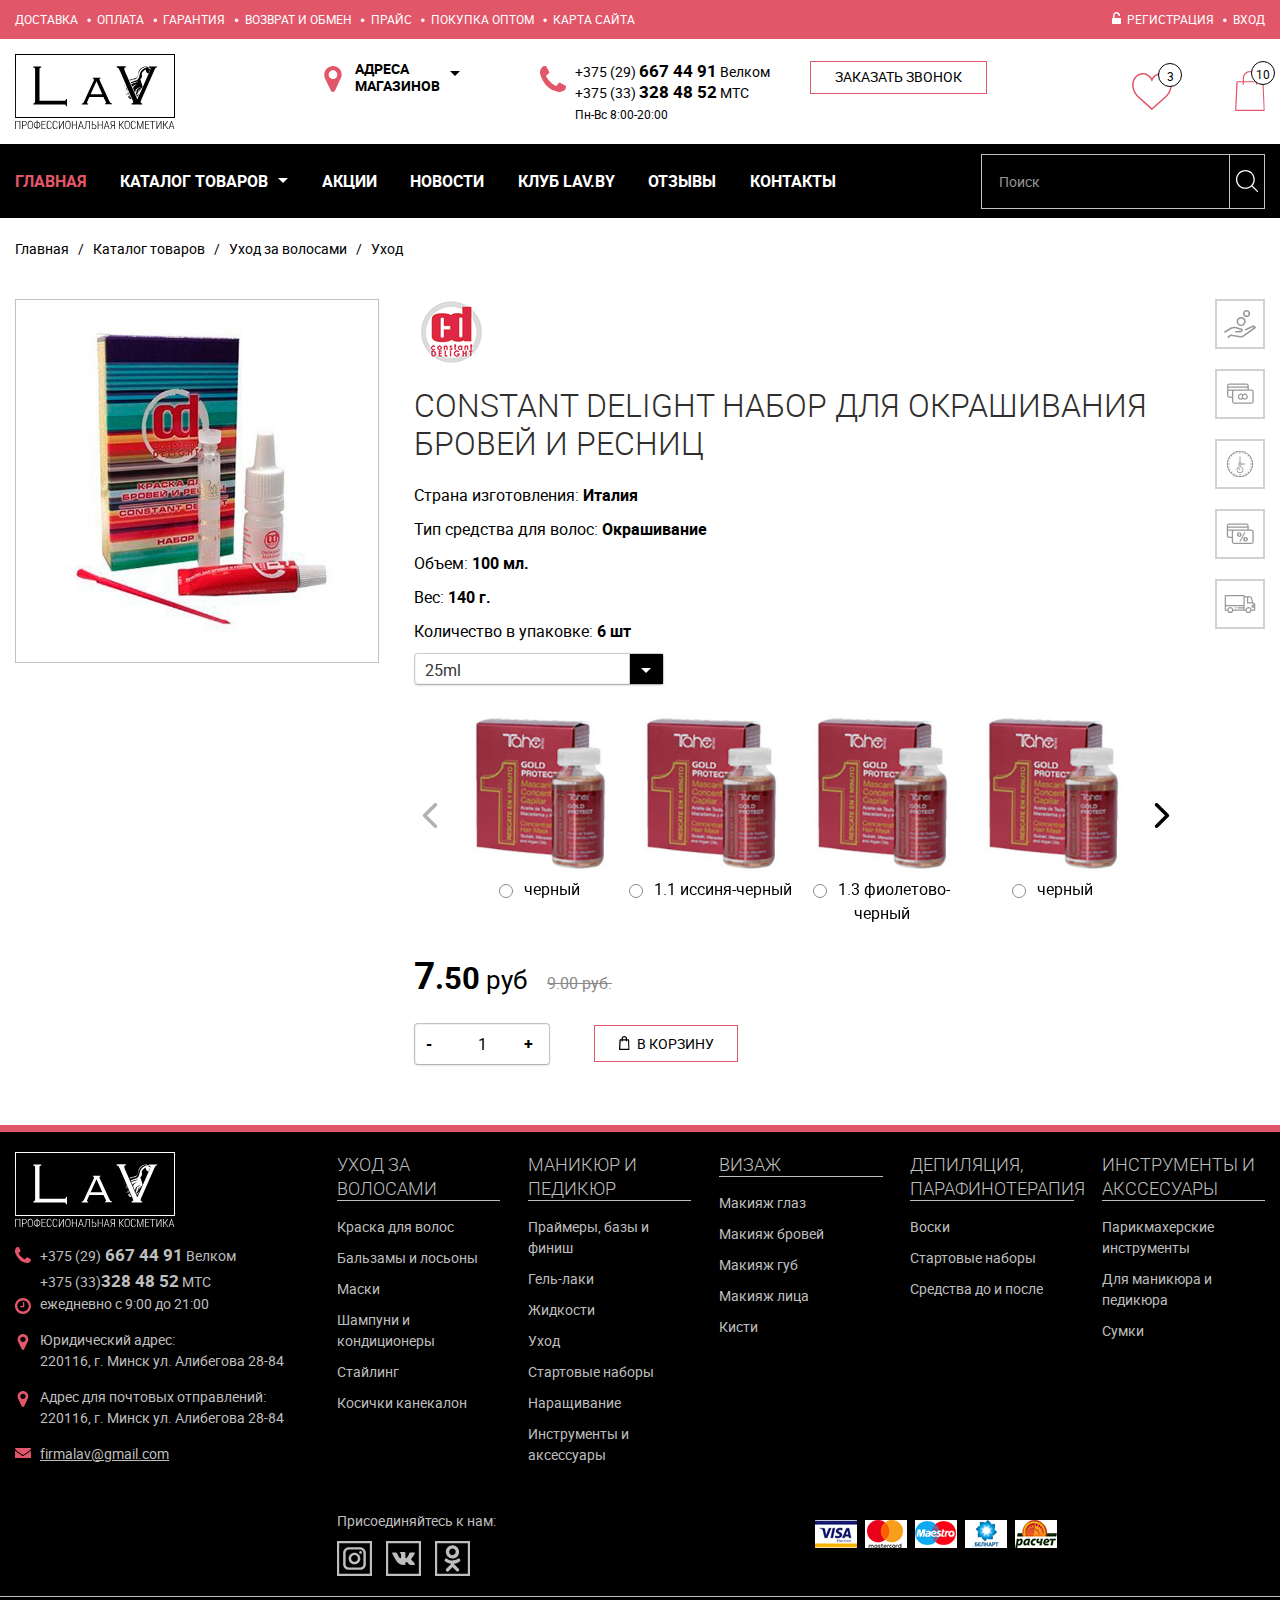
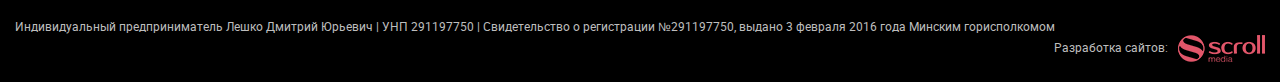
<file: product.html>
<!-- MENU? _______________________________________________--><!DOCTYPE html>
<html>
  <head>
    <meta charset="utf-8">
    <title>lav</title>
    <meta http-equiv="X-UA-Compatible" content="IE=edge">
    <meta name="viewport" content="initial-scale=1">
    <link href="css/common.css" rel="stylesheet">
  </head>
  <body>
    <div class="mob-nav" id="mob-nav">
      <ul>
        <li class="first active"><a href="/">Главная</a></li>
        <li><a href="katalog/" rel="category">Каталог товаров</a>
          <ul>
            <li class="first"><a href="katalog/uxod-za-volosami/">Уход за волосами</a>
              <ul>
                <li class="first"><a href="katalog/uxod-za-volosami/kraska-dlya-volos/">Краска для волос</a></li>
                <li><a href="katalog/uxod-za-volosami/balzamyi-i-losonyi/">Бальзамы и лосьоны</a></li>
                <li><a href="katalog/uxod-za-volosami/maski/">Маски</a></li>
                <li><a href="katalog/uxod-za-volosami/shampuni-i-kondiczioneryi/">Шампуни и кондиционеры</a></li>
                <li><a href="katalog/uxod-za-volosami/stajling/">Стайлинг</a></li>
                <li class="last"><a href="katalog/uxod-za-volosami/kosichki-kanekalon/">Косички канекалон</a></li>
              </ul>
            </li>
            <li><a href="katalog/manikyur-i-pedikyur/">Маникюр и педикюр</a>
              <ul>
                <li class="first"><a href="katalog/manikyur-i-pedikyur/prajmeryi-bazyi-i-finish/">Праймеры, базы и финиш</a></li>
                <li><a href="katalog/manikyur-i-pedikyur/gel-laki/">Гель-лаки</a></li>
                <li><a href="katalog/manikyur-i-pedikyur/zhidkosti/">Жидкости</a></li>
                <li><a href="katalog/manikyur-i-pedikyur/uxod/">Уход</a></li>
                <li><a href="katalog/manikyur-i-pedikyur/startovyie-naboryi/">Стартовые наборы</a></li>
                <li><a href="katalog/manikyur-i-pedikyur/narashhivanie/">Наращивание</a></li>
                <li class="last"><a href="katalog/instrumentyi-i-akssesuaryi/dlya-manikyura-i-pedikyura/">Инструменты и аксессуары</a></li>
              </ul>
            </li>
            <li><a href="katalog/vizazh/">Визаж</a>
              <ul>
                <li class="first"><a href="katalog/vizazh/makiyazh-glaz.html">Макияж глаз</a></li>
                <li><a href="katalog/vizazh/makiyazh-brovej/">Макияж бровей</a></li>
                <li><a href="katalog/vizazh/makiyazh-gub/">Макияж губ</a></li>
                <li><a href="katalog/vizazh/makiyazh-licza/">Макияж лица</a></li>
                <li class="last"><a href="katalog/vizazh/kisti/">Кисти</a></li>
              </ul>
            </li>
            <li><a href="katalog/depilyacziya/">Депиляция, парафинотерапия</a>
              <ul>
                <li class="first"><a href="katalog/depilyacziya/voski/">Воски</a></li>
                <li><a href="katalog/depilyacziya/startovyie-naboryi/">Стартовые наборы</a></li>
                <li class="last"><a href="katalog/depilyacziya/sredstva-do-i-posle/">Средства до и после</a></li>
              </ul>
            </li>
            <li class="last"><a href="katalog/instrumentyi-i-akssesuaryi/">Инструменты и акссесуары</a>
              <ul>
                <li class="first"><a href="katalog/instrumentyi-i-akssesuaryi/parikmaxerskie-instrumentyi/">Парикмахерские инструменты</a>
                  <ul>
                    <li class="first"><a href="katalog/instrumentyi-i-akssesuaryi/parikmaxerskie-instrumentyi/aksessuary/">Аксессуары</a></li>
                    <li><a href="katalog/instrumentyi-i-akssesuaryi/parikmaxerskie-instrumentyi/nozhniczyi.html">Ножницы</a></li>
                    <li class="last"><a href="katalog/instrumentyi-i-akssesuaryi/parikmaxerskie-instrumentyi/mashinki.html">Машинки</a></li>
                  </ul>
                </li>
                <li><a href="katalog/instrumentyi-i-akssesuaryi/dlya-manikyura-i-pedikyura/">Для маникюра и педикюра</a>
                  <ul>
                    <li class="first"><a href="katalog/instrumentyi-i-akssesuaryi/dlya-manikyura-i-pedikyura/lampyi/">Лампы</a></li>
                    <li class="last"><a href="katalog/instrumentyi-i-akssesuaryi/dlya-manikyura-i-pedikyura/oborudovanie/">Оборудование</a></li>
                  </ul>
                </li>
                <li class="last"><a href="katalog/instrumentyi-i-akssesuaryi/sumki/">Сумки</a></li>
              </ul>
            </li>
          </ul>
        </li>
        <li><a href="akczii/">Акции</a></li>
        <li><a href="novosti/">Новости</a></li>
        <li><a href="klub-lav.by/">Клуб Lav.by</a></li>
        <li><a href="otzyivyi/">Отзывы</a></li>
        <li><a href="review.html">Отзывы</a></li>
        <li class="last"><a href="kontaktyi/">Контакты</a></li>
      </ul>
    </div>
    <div class="page-wrap">
      <div class="page-content">
        <div class="top-nav">
          <div class="container">
            <div class="top-nav__wrap">
              <div class="logo logo logo--mob-top"><a class="link-block icon--invert-link" href="/" title="На гланую страницу">
                  <svg class="icon-svg-symb icon-logo-lav ">
                    <use xlink:href="img/symbol.svg#logo-lav"></use>
                  </svg></a>
              </div>
              <ul class="second-nav">
                <li class="second-nav__item"><a class="second-nav__link" href="#">Доставка</a>
                </li>
                <li class="second-nav__item"><a class="second-nav__link" href="#">Оплата</a>
                </li>
                <li class="second-nav__item"><a class="second-nav__link" href="#">Гарантия</a>
                </li>
                <li class="second-nav__item"><a class="second-nav__link" href="#">Возврат и обмен</a>
                </li>
                <li class="second-nav__item"><a class="second-nav__link" href="#">Прайс</a>
                </li>
                <li class="second-nav__item"><a class="second-nav__link" href="#">Покупка оптом</a>
                </li>
                <li class="second-nav__item"><a class="second-nav__link" href="#">Карта сайта</a>
                </li>
              </ul>
              <div class="top-nav__right">
                <ul class="login">
                  <li class="login__item">
                    <svg class="icon-svg-symb icon-sign-in icon-left icon-middle">
                      <use xlink:href="img/symbol.svg#sign-in"></use>
                    </svg><a class="login__link login__reg" href="#">Регистрация</a>
                  </li>
                  <li class="login__item"><a class="login__link login__sig-in" href="#">Вход</a>
                  </li>
                </ul>
                <div class="mob-prod-info">
                  <div class="mob-prod-info__item"><a class="mob-prod-info__link icon--invert-link" id="mob-wish-icon" href="#">
                      <svg class="icon-svg-symb icon-wishlist ">
                        <use xlink:href="img/symbol.svg#wishlist"></use>
                      </svg>
                      <div class="badge top-info__badge">3</div></a></div>
                  <div class="mob-prod-info__item"><a class="mob-prod-info__link icon--invert-link" id="mob-cart-icon" href="#">
                      <svg class="icon-svg-symb icon-cart ">
                        <use xlink:href="img/symbol.svg#cart"></use>
                      </svg>
                      <div class="badge top-info__badge">3</div></a></div>
                </div>
              </div>
            </div>
          </div>
        </div>
        <div class="container">
          <div class="brand-panel">
            <div class="brand-panel__logo logo"><a class="__link" href="/" title="На гланую страницу">
                <svg class="icon-svg-symb icon-logo-lav ">
                  <use xlink:href="img/symbol.svg#logo-lav"></use>
                </svg></a>
            </div>
            <div class="top-contact">
              <div class="top-contact__shop popup-control">
                <div class="icon-boolet-wrap"><i class="icon-map icon-map--brand-panel icon-boolet"></i>
                  <div class="top-contact__shop-title">Адреса <br> магазинов
                  </div>
                </div>
                <ul class="shop-list popup popup popup--shop-list">
                  <div class="popup__wrap">
                    <li class="shop-list__item">
                      <div class="shop-list__img"><img src="img/temp/shop-1.jpg" alt="">
                      </div>
                      <div class="shop-list__item-txt">
                        <div class="shop-list__name">ТЦ ‎«Светиловский‎»
                        </div>
                        <div class="shop-list__addr">г. Барановичи, ул.Луговая, 4<br>павильон №1
                        </div>
                      </div>
                    </li>
                    <li class="shop-list__item">
                      <div class="shop-list__img"><img src="img/temp/shop-1.jpg" alt="">
                      </div>
                      <div class="shop-list__item-txt">
                        <div class="shop-list__name">ТЦ ‎«Радужный‎»
                        </div>
                        <div class="shop-list__addr">г. Барановичи, ул. Тельмана, 64<br>павильон №2
                        </div>
                      </div>
                    </li>
                    <li class="shop-list__item">
                      <div class="shop-list__img"><img src="img/temp/shop-1.jpg" alt="">
                      </div>
                      <div class="shop-list__item-txt">
                        <div class="shop-list__name">Супермаркет «Белмаркет»
                        </div>
                        <div class="shop-list__addr">г. Барановичи, п-т Машерова, 7<br> магазин «FANTASY»
                        </div>
                      </div>
                    </li>
                    <li class="shop-list__item">
                      <div class="shop-list__img"><img src="img/temp/shop-2.jpg" alt="">
                      </div>
                      <div class="shop-list__item-txt">
                        <div class="shop-list__name">Магазин «БиGOODи»
                        </div>
                        <div class="shop-list__addr">г. Барановичи, ул. Царюка, 9
                        </div>
                      </div>
                    </li>
                    <li class="shop-list__item">
                      <div class="shop-list__img"><img src="img/temp/shop-2.jpg" alt="">
                      </div>
                      <div class="shop-list__item-txt">
                        <div class="shop-list__name">Магазин «БиGOODи»
                        </div>
                        <div class="shop-list__addr">г. Барановичи, ул. Советская, 53
                        </div>
                      </div>
                    </li>
                  </div>
                </ul>
              </div>
              <div class="top-contact__tel">
                <div class="icon-boolet-wrap"><i class="icon-tel icon-tel--brand-panel icon-boolet"></i>+375 (29) <SPAN class="tel">667 44 91</SPAN>
                  Велком <br>
                  +375 (33) <span class="tel">328 48 52</span>  МТС <br>
                  <div class="top-contact__tel-info">Пн-Вс 8:00-20:00
                  </div>
                </div>
              </div>
              <div class="top-contact__call-back"><a class="fancy-modal-ajax btn" href="javascript:;" data-src="#form-callback" data-fancybox>Заказать звонок</a>
              </div>
            </div>
            <div class="top-cart">
              <div class="top-cart__item wishlist-small">
                <div class="popup-control"><a class="top-cart__item-link" href="#">
                  <svg class="icon-svg-symb icon-wishlist ">
                    <use xlink:href="img/symbol.svg#wishlist"></use>
                  </svg>
                  <div class="badge top-info__badge">3</div></a>
                  <div class="popup popup--prodcart-list">
                    <div class="popup__wrap">
                      <div class="prodcart-list">
                        <div class="prodcart-list__item">
                          <div class="prodcart-list__cell prodcart-list__img"><a class="product-link" href="#"><img src="img/temp/cart-small_1.jpg" alt=""></a>
                          </div>
                          <div class="prodcart-list__cell"><a class="product-link prodcart-list__title" href="#">Тушь для ресниц JUST <span class="prod-subtitle">Just Mascara длина + подкручивание черная</span></a>
                            <div class="prodcart-list__item-footer"><span class="price"><span>12.50</span> руб.</span>
                              <form class="addcart-form" action="">
                                <button class="prodcart-list__button addtocart btn btn btn--small" type="submit">
                                  <svg class="icon-svg-symb icon-cart-small icon-left icon-middle">
                                    <use xlink:href="img/symbol.svg#cart-small"></use>
                                  </svg>В корзину
                                </button>
                              </form>
                            </div>
                          </div>
                          <div class="prodcart-list__cell prodcart-list__delete"><a href="#">
                              <svg class="icon-svg-symb icon-delete ">
                                <use xlink:href="img/symbol.svg#delete"></use>
                              </svg></a>
                          </div>
                        </div>
                        <div class="prodcart-list__item">
                          <div class="prodcart-list__cell prodcart-list__img"><a class="product-link" href="#"><img src="img/temp/cart-small_1.jpg" alt=""></a>
                          </div>
                          <div class="prodcart-list__cell"><a class="product-link prodcart-list__title" href="#">Тушь для ресниц JUST <span class="prod-subtitle">Just Mascara длина + подкручивание черная</span></a>
                            <div class="prodcart-list__item-footer"><span class="price"><span>12.50</span> руб.</span>
                              <form class="addcart-form" action="">
                                <button class="prodcart-list__button addtocart btn btn btn--small" type="submit">
                                  <svg class="icon-svg-symb icon-cart-small icon-left icon-middle">
                                    <use xlink:href="img/symbol.svg#cart-small"></use>
                                  </svg>В корзину
                                </button>
                              </form>
                            </div>
                          </div>
                          <div class="prodcart-list__cell prodcart-list__delete"><a href="#">
                              <svg class="icon-svg-symb icon-delete ">
                                <use xlink:href="img/symbol.svg#delete"></use>
                              </svg></a>
                          </div>
                        </div>
                        <div class="prodcart-list__item">
                          <div class="prodcart-list__cell prodcart-list__img"><a class="product-link" href="#"><img src="img/temp/cart-small_1.jpg" alt=""></a>
                          </div>
                          <div class="prodcart-list__cell"><a class="product-link prodcart-list__title" href="#">Тушь для ресниц JUST <span class="prod-subtitle">Just Mascara длина + подкручивание черная</span></a>
                            <div class="prodcart-list__item-footer"><span class="price"><span>12.50</span> руб.</span>
                              <form class="addcart-form" action="">
                                <button class="prodcart-list__button addtocart btn btn btn--small" type="submit">
                                  <svg class="icon-svg-symb icon-cart-small icon-left icon-middle">
                                    <use xlink:href="img/symbol.svg#cart-small"></use>
                                  </svg>В корзину
                                </button>
                              </form>
                            </div>
                          </div>
                          <div class="prodcart-list__cell prodcart-list__delete"><a href="#">
                              <svg class="icon-svg-symb icon-delete ">
                                <use xlink:href="img/symbol.svg#delete"></use>
                              </svg></a>
                          </div>
                        </div>
                        <div class="prodcart-list__item">
                          <div class="prodcart-list__cell prodcart-list__img"><a class="product-link" href="#"><img src="img/temp/cart-small_1.jpg" alt=""></a>
                          </div>
                          <div class="prodcart-list__cell"><a class="product-link prodcart-list__title" href="#">Тушь для ресниц JUST <span class="prod-subtitle">Just Mascara длина + подкручивание черная</span></a>
                            <div class="prodcart-list__item-footer"><span class="price"><span>12.50</span> руб.</span>
                              <form class="addcart-form" action="">
                                <button class="prodcart-list__button addtocart btn btn btn--small" type="submit">
                                  <svg class="icon-svg-symb icon-cart-small icon-left icon-middle">
                                    <use xlink:href="img/symbol.svg#cart-small"></use>
                                  </svg>В корзину
                                </button>
                              </form>
                            </div>
                          </div>
                          <div class="prodcart-list__cell prodcart-list__delete"><a href="#">
                              <svg class="icon-svg-symb icon-delete ">
                                <use xlink:href="img/symbol.svg#delete"></use>
                              </svg></a>
                          </div>
                        </div>
                      </div>
                    </div>
                    <div class="popup__footer"><a class="btn" href="#">
                        <svg class="icon-svg-symb icon-wishlist icon-left icon-middle">
                          <use xlink:href="img/symbol.svg#wishlist"></use>
                        </svg><span>Открыть лист желаний</span></a></div>
                  </div>
                </div>
              </div>
              <div class="top-cart__item cart-small">
                <div class="popup-control"><a class="top-cart__item-link" href="#">
                  <svg class="icon-svg-symb icon-cart ">
                    <use xlink:href="img/symbol.svg#cart"></use>
                  </svg>
                  <div class="badge top-info__badge">10</div></a>
                  <div class="popup popup--prodcart-list">
                    <div class="popup__wrap">
                      <div class="prodcart-list">
                        <div class="prodcart-list__item">
                          <div class="prodcart-list__cell prodcart-list__img"><a class="product-link" href="#"><img src="img/temp/cart-small_1.jpg" alt=""></a>
                          </div>
                          <div class="prodcart-list__cell"><a class="product-link prodcart-list__title" href="#">Тушь для ресниц JUST <span class="prod-subtitle">Just Mascara длина + подкручивание черная</span></a>
                            <div class="prodcart-list__item-footer"><span class="price"><span>12.50</span> руб.</span>
                            </div>
                          </div>
                          <div class="prodcart-list__cell prodcart-list__delete"><a href="#">
                              <svg class="icon-svg-symb icon-delete ">
                                <use xlink:href="img/symbol.svg#delete"></use>
                              </svg></a>
                          </div>
                        </div>
                      </div>
                    </div>
                    <div class="popup__footer">
                      <div class="cart-info">
                        Всего товаров 1 <br>
                        На сумму <span class="price"><span>12.50</span> руб.</span>
                      </div><a class="btn" href="#">
                        <svg class="icon-svg-symb icon-cart-small icon-left icon-middle">
                          <use xlink:href="img/symbol.svg#cart-small"></use>
                        </svg><span>Оформить заказ</span></a>
                    </div>
                  </div>
                </div>
              </div>
            </div>
          </div>
        </div>
        <div class="main-nav-wrap">
          <div class="container">
            <div class="main-nav">
              <nav class="nav nav-top">
                <ul class="main-menu">
                  <li class="menu__item active"><span class="menu__link">Главная</span>
                  </li>
                  <li class="menu__item"><a class="menu__link" href="#">Каталог товаров</a><span class="icon-nav-dropdown"></span>
                    <div class="main-menu__sub-wrap">
                      <div class="container">
                        <ul class="main-menu__sub-list">
                          <li class="main-menu__sub-item menu-title">Визаж
                            <ul class="main-menu__sub-list">
                              <li class="menu__item"><a class="menu__link" href="#">Макияж глаз</a>
                              </li>
                              <li class="menu__item"><a class="menu__link" href="#">Макияж бровей</a>
                              </li>
                              <li class="menu__item"><a class="menu__link" href="#">Макияж губ</a>
                              </li>
                              <li class="menu__item"><a class="menu__link" href="#">Макияж лица</a>
                              </li>
                              <li class="menu__item"><a class="menu__link" href="#">Кисти</a>
                              </li>
                              <li class="menu__item"><a class="menu__link" href="#">Аксессуары</a>
                              </li>
                            </ul>
                          </li>
                          <li class="main-menu__sub-item">
                            <div class="menu-title">Уход за волосами</div>
                            <ul class="main-menu__sub-list">
                              <li class="menu__item"><a class="menu__link" href="#">Краска для бровей</a>
                              </li>
                              <li class="menu__item"><a class="menu__link" href="#">Краска для волос</a>
                              </li>
                              <li class="menu__item"><a class="menu__link" href="#">Профессиональный уход (косметика) для волос</a>
                              </li>
                              <li class="menu__item"><a class="menu__link" href="#">Стайлинг</a>
                              </li>
                              <li class="menu__item"><a class="menu__link" href="#">Парикмахерские инструменты</a>
                              </li>
                              <li class="menu__item"><a class="menu__link" href="#">Аксессуары</a>
                              </li>
                            </ul>
                          </li>
                          <li class="main-menu__sub-item">
                            <div class="menu-title">Маникюр и педикюр</div>
                            <ul class="main-menu__sub-list">
                              <li class="menu__item"><a class="menu__link" href="#">Жидкости</a>
                              </li>
                              <li class="menu__item"><a class="menu__link" href="#">Кисти</a>
                              </li>
                              <li class="menu__item"><a class="menu__link" href="#">Материалы</a>
                              </li>
                              <li class="menu__item"><a class="menu__link" href="#">Пилки, бафы</a>
                              </li>
                              <li class="menu__item"><a class="menu__link" href="#">Стартовые наборы</a>
                              </li>
                              <li class="menu__item"><a class="menu__link" href="#">Терки для стоп</a>
                              </li>
                              <li class="menu__item"><a class="menu__link" href="#">Инструменты</a>
                              </li>
                              <li class="menu__item"><a class="menu__link" href="#">Аксессуары</a>
                              </li>
                            </ul>
                          </li>
                          <li class="main-menu__sub-item">
                            <div class="menu-title">Депиляция, парафинотерапия</div>
                            <ul class="main-menu__sub-list">
                              <li class="menu__item"><a class="menu__link" href="#">Воски</a>
                              </li>
                              <li class="menu__item"><a class="menu__link" href="#">Воскоплавы</a>
                              </li>
                              <li class="menu__item"><a class="menu__link" href="#">Парафин</a>
                              </li>
                              <li class="menu__item"><a class="menu__link" href="#">Парафиновые ванны</a>
                              </li>
                              <li class="menu__item"><a class="menu__link" href="#">Средства ДО и ПОСЛЕ</a>
                              </li>
                              <li class="menu__item"><a class="menu__link" href="#">Стартовый наборы</a>
                              </li>
                              <li class="menu__item"><a class="menu__link" href="#">Аксессуары</a>
                              </li>
                            </ul>
                          </li>
                        </ul>
                      </div>
                    </div>
                  </li>
                  <li class="menu__item"><a class="menu__link" href="#">Акции</a>
                  </li>
                  <li class="menu__item"><a class="menu__link" href="#">Новости</a>
                  </li>
                  <li class="menu__item"><a class="menu__link" href="#">Клуб LAV.BY</a>
                  </li>
                  <li class="menu__item"><a class="menu__link" href="#">Отзывы</a>
                  </li>
                  <li class="menu__item"><a class="menu__link" href="#">Контакты</a>
                  </li>
                </ul>
              </nav><a class="link-mob-nav burger" href="#mob-nav"><span class="burger-inner"></span></a>
              <form class="search" action="" method="get">
                <input class="search__input" type="search" placeholder="Поиск">
                <button class="search__btn" type="submit">
                  <svg class="icon-svg-symb icon-search ">
                    <use xlink:href="img/symbol.svg#search"></use>
                  </svg>
                </button>
              </form>
            </div>
          </div>
        </div>
        <div class="container">
          <ul class="breadcrums">
            <li class="breadcrums__item"><a class="breadcrums__link" href="#">Главная</a>
            </li>
            <li class="breadcrums__item"><a class="breadcrums__link" href="#">Каталог товаров</a>
            </li>
            <li class="breadcrums__item"><a class="breadcrums__link" href="#">Уход за волосами</a>
            </li>
            <li class="breadcrums__item"><span class="breadcrums__link">Уход</span>
            </li>
          </ul>
          <div class="content">
            <article class="product">
              <div class="product__info">
                <figure class="product__img"><img src="img/temp/product.jpg" alt="">
                </figure>
                <div class="product__info-body">
                  <div class="product__logo"><img src="img/temp/brand-cd.png" alt="">
                  </div>
                  <div class="product__title title title title--light">CONSTANT DELIGHT НАБОР ДЛЯ ОКРАШИВАНИЯ БРОВЕЙ И РЕCНИЦ
                  </div>
                  <form class="product__cart" action="#">
                    <p>Страна изготовления: <strong>Италия </strong></p>
                    <p>Тип средства для волос: <strong>Окрашивание </strong></p>
                    <p>Объем:  <strong>100 мл.  </strong></p>
                    <p>Вес: <strong>140 г. </strong></p>
                    <p>Количество в упаковке: <strong>6 шт</strong></p>
                    <select class="shk_param js-styler">
                      <option>25ml</option>
                      <option>45ml</option>
                    </select>
                    <div class="slider-wrap-flex">
                      <div class="prod-color-slider slider slider--plain">
                        <div class="prod-color-slider__item slider__item">
                          <label>
                            <div class="prod-color__img"><img src="img/temp/prod-small_4.jpg" alt="черный"></div>
                            <input class="shk_param js-styler" type="radio" value="черный" name="prodParamColor__33__add">                                    черный
                          </label>
                        </div>
                        <div class="prod-color-slider__item slider__item">
                          <label>
                            <div class="prod-color__img"><img src="img/temp/prod-small_4.jpg" alt="1.1 иссиня-черный"></div>
                            <input class="shk_param js-styler" type="radio" value="1.1 иссиня-черный" name="prodParamColor__33__add">                                    1.1 иссиня-черный
                          </label>
                        </div>
                        <div class="prod-color-slider__item slider__item">
                          <label>
                            <div class="prod-color__img"><img src="img/temp/prod-small_4.jpg" alt="1.3 фиолетово-черный"></div>
                            <input class="shk_param js-styler" type="radio" value="1.3 фиолетово-черный" name="prodParamColor__33__add">                                    1.3 фиолетово-черный
                          </label>
                        </div>
                        <div class="prod-color-slider__item slider__item">
                          <label>
                            <div class="prod-color__img"><img src="img/temp/prod-small_4.jpg" alt="черный"></div>
                            <input class="shk_param js-styler" type="radio" value="черный" name="prodParamColor__33__add">                                    черный
                          </label>
                        </div>
                        <div class="prod-color-slider__item slider__item">
                          <label>
                            <div class="prod-color__img"><img src="img/temp/prod-small_4.jpg" alt="1.1 иссиня-черный"></div>
                            <input class="shk_param js-styler" type="radio" value="1.1 иссиня-черный" name="prodParamColor__33__add">                                    1.1 иссиня-черный
                          </label>
                        </div>
                        <div class="prod-color-slider__item slider__item">
                          <label>
                            <div class="prod-color__img"><img src="img/temp/prod-small_4.jpg" alt="1.3 фиолетово-черный"></div>
                            <input class="shk_param js-styler" type="radio" value="1.3 фиолетово-черный" name="prodParamColor__33__add">1.3 фиолетово-черный
                          </label>
                        </div>
                      </div>
                    </div>
                    <div class="product__cost product__cost--product"><span class="price price--product"><span><span>7</span>.50</span> руб</span><span class="old-price">9.00 руб.</span>
                    </div>
                    <div class="addcart-form addcart-form--product">
                      <input class="addcart-count addcart-count--prodcart js-styler" type="number" value="1" min="1" max="99">
                      <button class="addtocart btn" type="submit">
                        <svg class="icon-svg-symb icon-cart-small icon-left icon-middle">
                          <use xlink:href="img/symbol.svg#cart-small"></use>
                        </svg>В корзину
                      </button>
                    </div>
                  </form>
                </div>
              </div>
              <ul class="service-list">
                <li class="service-list__item popup-control">
                  <div class="service-list__icon">
                    <svg class="icon-svg-symb icon-cash ">
                      <use xlink:href="img/symbol.svg#cash"></use>
                    </svg>
                  </div>
                  <div class="popup popup--left">
                    <div class="popup__title">Экономия средств
                    </div>При покупке в магазине действует накопительная система скидок
                  </div>
                </li>
                <li class="service-list__item popup-control">
                  <div class="service-list__icon">
                    <svg class="icon-svg-symb icon-baycard ">
                      <use xlink:href="img/symbol.svg#baycard"></use>
                    </svg>
                  </div>
                  <div class="popup popup--left">
                    <div class="popup__title">Экономия средств
                    </div>При покупке в магазине действует накопительная система скидок
                  </div>
                </li>
                <li class="service-list__item popup-control">
                  <div class="service-list__icon">
                    <svg class="icon-svg-symb icon-time-prod ">
                      <use xlink:href="img/symbol.svg#time-prod"></use>
                    </svg>
                  </div>
                  <div class="popup popup--left">
                    <div class="popup__title">Экономия средств
                    </div>При покупке в магазине действует накопительная система скидок
                  </div>
                </li>
                <li class="service-list__item popup-control">
                  <div class="service-list__icon">
                    <svg class="icon-svg-symb icon-salecard ">
                      <use xlink:href="img/symbol.svg#salecard"></use>
                    </svg>
                  </div>
                  <div class="popup popup--left">
                    <div class="popup__title">Экономия средств
                    </div>При покупке в магазине действует накопительная система скидок
                  </div>
                </li>
                <li class="service-list__item popup-control">
                  <div class="service-list__icon">
                    <svg class="icon-svg-symb icon-delivery ">
                      <use xlink:href="img/symbol.svg#delivery"></use>
                    </svg>
                  </div>
                  <div class="popup popup--left">
                    <div class="popup__title">Экономия средств
                    </div>При покупке в магазине действует накопительная система скидок
                  </div>
                </li>
              </ul>
            </article>
          </div>
        </div>
      </div>
      <footer class="footer-page">
        <div class="container">
          <div class="footer-page__body">
            <div class="footer-page__company">
              <div class="logo logo--footer"><a class="__link" href="/" title="На гланую страницу">
                  <svg class="icon-svg-symb icon-logo-lav">
                    <use xmlns:xlink="http://www.w3.org/1999/xlink" xlink:href="img/symbol.svg#logo-lav"></use>
                  </svg></a></div>
              <div class="company-contact">
                <div class="company-contact__item">
                  <div class="icon-boolet-wrap footer_page--tel"><i class="icon-tel icon-tel--footer icon-boolet"></i>              +375 (29)<span class="tel"> 667 44 91</span> Велком<br>              +375 (33)<span class="tel">328 48 52</span> МТС<br></div>
                  <div class="icon-boolet-wrap"><i class="icon-time icon-time--footer icon-boolet"></i>ежедневно с 9:00 до 21:00</div>
                </div>
                <div class="company-contact__item">
                  <div class="icon-boolet-wrap"><i class="icon-map icon-map--footer icon-boolet"></i>              Юридический адрес:<br>              220116, г. Минск ул. Алибегова 28-84</div>
                </div>
                <div class="company-contact__item">
                  <div class="icon-boolet-wrap"><i class="icon-map icon-map--footer icon-boolet"></i>              Адрес для почтовых отправлений:<br>              220116, г. Минск ул. Алибегова 28-84</div>
                </div>
                <div class="company-contact__item">
                  <div class="icon-boolet-wrap"><i class="icon-mail icon-mail--footer icon-boolet"></i><a href="mailto:firmalav@gmail.com">firmalav@gmail.com</a></div>
                </div>
              </div>
            </div>
            <div class="footer-page__main">
              <ul class="main-menu main-menu__sub-list main-menu--footer">
                <li class="main-menu__sub-item">
                  <div class="menu-title">Уход за волосами</div>
                  <ul class="main-menu__sub-list">
                    <li class="menu__item first"><a class="menu__link" href="katalog/uxod-za-volosami/kraska-dlya-volos/">Краска для волос</a></li>
                    <li class="menu__item"><a class="menu__link" href="katalog/uxod-za-volosami/balzamyi-i-losonyi/">Бальзамы и лосьоны</a></li>
                    <li class="menu__item"><a class="menu__link" href="katalog/uxod-za-volosami/maski/">Маски</a></li>
                    <li class="menu__item"><a class="menu__link" href="katalog/uxod-za-volosami/shampuni-i-kondiczioneryi/">Шампуни и кондиционеры</a></li>
                    <li class="menu__item"><a class="menu__link" href="katalog/uxod-za-volosami/stajling/">Стайлинг</a></li>
                    <li class="menu__item last"><a class="menu__link" href="katalog/uxod-za-volosami/kosichki-kanekalon/">Косички канекалон</a></li>
                  </ul>
                </li>
                <li class="main-menu__sub-item">
                  <div class="menu-title">Маникюр и педикюр</div>
                  <ul class="main-menu__sub-list">
                    <li class="menu__item first"><a class="menu__link" href="katalog/manikyur-i-pedikyur/prajmeryi-bazyi-i-finish/">Праймеры, базы и финиш</a></li>
                    <li class="menu__item"><a class="menu__link" href="katalog/manikyur-i-pedikyur/gel-laki/">Гель-лаки</a></li>
                    <li class="menu__item"><a class="menu__link" href="katalog/manikyur-i-pedikyur/zhidkosti/">Жидкости</a></li>
                    <li class="menu__item"><a class="menu__link" href="katalog/manikyur-i-pedikyur/uxod/">Уход</a></li>
                    <li class="menu__item"><a class="menu__link" href="katalog/manikyur-i-pedikyur/startovyie-naboryi/">Стартовые наборы</a></li>
                    <li class="menu__item"><a class="menu__link" href="katalog/manikyur-i-pedikyur/narashhivanie/">Наращивание</a></li>
                    <li class="menu__item last"><a class="menu__link" href="katalog/instrumentyi-i-akssesuaryi/dlya-manikyura-i-pedikyura/">Инструменты и аксессуары</a></li>
                  </ul>
                </li>
                <li class="main-menu__sub-item">
                  <div class="menu-title">Визаж</div>
                  <ul class="main-menu__sub-list">
                    <li class="menu__item first"><a class="menu__link" href="katalog/vizazh/makiyazh-glaz.html">Макияж глаз</a></li>
                    <li class="menu__item"><a class="menu__link" href="katalog/vizazh/makiyazh-brovej/">Макияж бровей</a></li>
                    <li class="menu__item"><a class="menu__link" href="katalog/vizazh/makiyazh-gub/">Макияж губ</a></li>
                    <li class="menu__item"><a class="menu__link" href="katalog/vizazh/makiyazh-licza/">Макияж лица</a></li>
                    <li class="menu__item last"><a class="menu__link" href="katalog/vizazh/kisti/">Кисти</a></li>
                  </ul>
                </li>
                <li class="main-menu__sub-item">
                  <div class="menu-title">Депиляция, парафинотерапия</div>
                  <ul class="main-menu__sub-list">
                    <li class="menu__item first"><a class="menu__link" href="katalog/depilyacziya/voski/">Воски</a></li>
                    <li class="menu__item"><a class="menu__link" href="katalog/depilyacziya/startovyie-naboryi/">Стартовые наборы</a></li>
                    <li class="menu__item last"><a class="menu__link" href="katalog/depilyacziya/sredstva-do-i-posle/">Средства до и после</a></li>
                  </ul>
                </li>
                <li class="main-menu__sub-item">
                  <div class="menu-title">Инструменты и акссесуары</div>
                  <ul class="main-menu__sub-list">
                    <li class="menu__item first"><a class="menu__link" href="katalog/instrumentyi-i-akssesuaryi/parikmaxerskie-instrumentyi/">Парикмахерские инструменты</a></li>
                    <li class="menu__item"><a class="menu__link" href="katalog/instrumentyi-i-akssesuaryi/dlya-manikyura-i-pedikyura/">Для маникюра и педикюра</a></li>
                    <li class="menu__item last"><a class="menu__link" href="katalog/instrumentyi-i-akssesuaryi/sumki/">Сумки</a></li>
                  </ul>
                </li>
              </ul>
              <div class="social social--footer">
                <div class="social__title">Присоединяйтесь к нам:</div>
                <div class="social__item-list"><a class="social__link" target="_blank" href="https://www.instagram.com/lav_by/">
                    <svg class="icon-svg-symb icon-instagram icon--social-link">
                      <use xmlns:xlink="http://www.w3.org/1999/xlink" xlink:href="img/symbol.svg#instagram"></use>
                    </svg></a><a class="social__link" target="_blank" href="https://vk.com/lavshopby">
                    <svg class="icon-svg-symb icon-vk icon--social-link">
                      <use xmlns:xlink="http://www.w3.org/1999/xlink" xlink:href="img/symbol.svg#vk"></use>
                    </svg></a><a class="social__link" target="_blank" href="https://ok.ru/profile/568684383346">
                    <svg class="icon-svg-symb icon-ok icon--social-link">
                      <use xmlns:xlink="http://www.w3.org/1999/xlink" xlink:href="img/symbol.svg#ok"></use>
                    </svg></a></div>
              </div>
              <div class="purchase purchase--footer">
                <ul class="payment">
                  <li class="payment__item payvisa"></li>
                  <li class="payment__item paymaster"></li>
                  <li class="payment__item paymaestro"></li>
                  <li class="payment__item paybelcart"></li>
                  <li class="payment__item payerip"></li>
                </ul>
              </div>
            </div>
          </div>
        </div>
        <div class="footer-page__info">
          <div class="container">Индивидуальный предприниматель Лешко Дмитрий Юрьевич  |  УНП 291197750  |  Свидетельство о регистрации №291197750, выдано 3 февраля 2016 года Минским горисполкомом
            <div class="footer-page__create">Разработка сайтов:<a href="http://scroll.by" target="_blank"><i class="scroll-logo"></i></a></div>
          </div>
        </div>
      </footer>
      <!--button#up-->
      <div class="hidden">
        <form class="form-modal" action="" metod="post" id="form-callback">
          <header class="form-modal__header">
            <div class="form-modal__icon">
            </div>
            <div class="form-modal__title">Обратный звонок
            </div>
          </header>
          <div class="form-modal__body">
            <div class="form-line form-full">
              <label for="call-name">Ваше имя</label>
              <input type="text" name="call-name" required value="" id="call-name">
            </div>
            <div class="form-line form-full">
              <label for="call-name">Телефон</label>
              <input type="tel" name="call-tel" required value="" id="call-name">
            </div>
            <div class="btn-wrap">
              <button class="btn" type="submit">Перезвоните мне</button>
            </div>
          </div>
        </form>
      </div>
    </div>
  </body>
  <script src="js/libs/jquery-3.1.1.min.js"></script>
  <script src="js/plugins/jquery.formstyler.min.js"></script>
  <script src="js/plugins/jquery.mask.min.js"></script>
  <script src="js/plugins/jquery.fancybox.min.js"></script>
  <script src="js/plugins/jquery.mmenu.all.js"></script>
  <script src="js/plugins/slick.min.js"></script>
  <script src="js/scripts/slider.js"></script>
  <script src="js/scripts/form.js"></script>
  <script src="js/scripts/nav.js"></script>
</html>
</file>
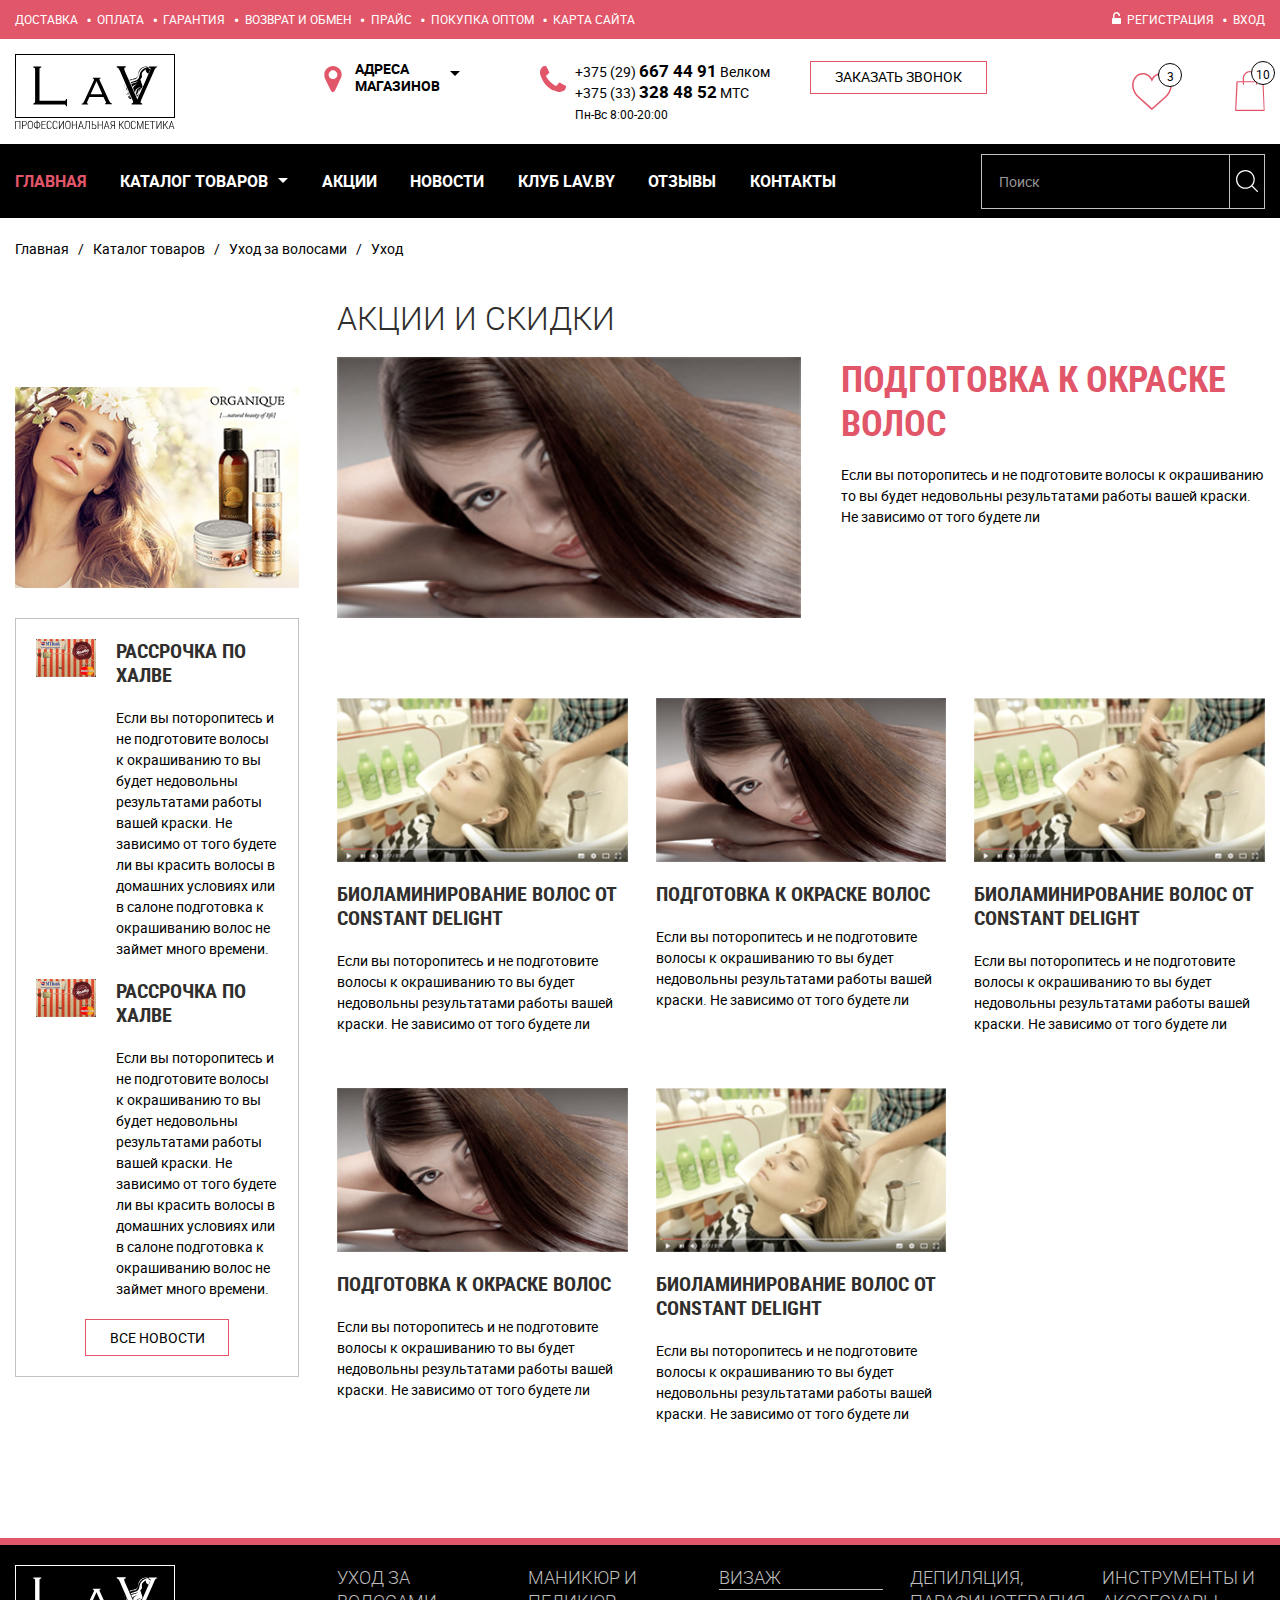
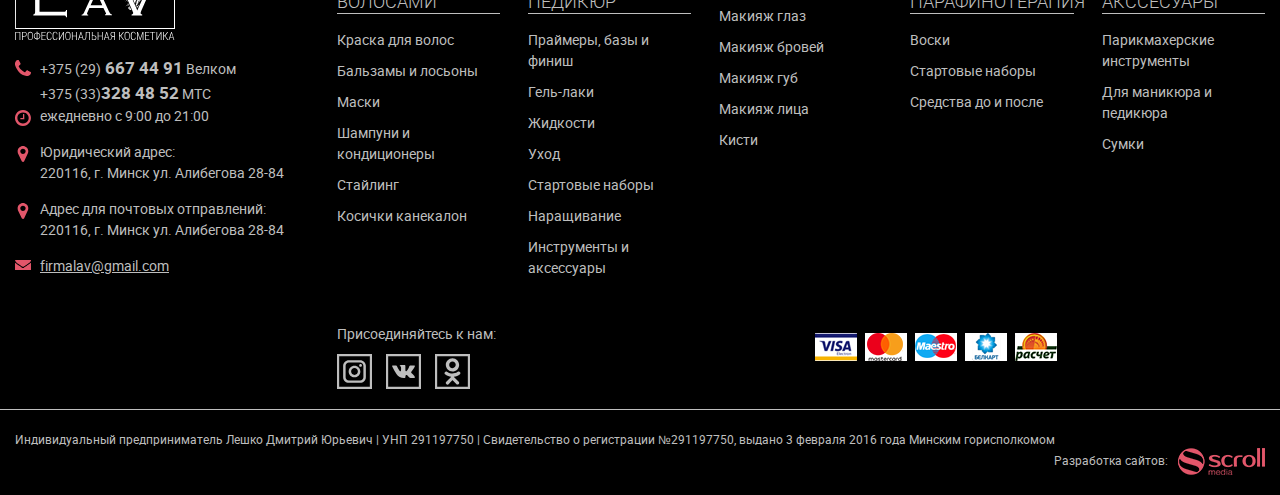
<file: sale.html>
<!-- MENU? _______________________________________________--><!DOCTYPE html>
<html>
  <head>
    <meta charset="utf-8">
    <title>lav</title>
    <meta http-equiv="X-UA-Compatible" content="IE=edge">
    <meta name="viewport" content="initial-scale=1">
    <link href="css/common.css" rel="stylesheet">
  </head>
  <body>
    <div class="mob-nav" id="mob-nav">
      <ul>
        <li class="first active"><a href="/">Главная</a></li>
        <li><a href="katalog/" rel="category">Каталог товаров</a>
          <ul>
            <li class="first"><a href="katalog/uxod-za-volosami/">Уход за волосами</a>
              <ul>
                <li class="first"><a href="katalog/uxod-za-volosami/kraska-dlya-volos/">Краска для волос</a></li>
                <li><a href="katalog/uxod-za-volosami/balzamyi-i-losonyi/">Бальзамы и лосьоны</a></li>
                <li><a href="katalog/uxod-za-volosami/maski/">Маски</a></li>
                <li><a href="katalog/uxod-za-volosami/shampuni-i-kondiczioneryi/">Шампуни и кондиционеры</a></li>
                <li><a href="katalog/uxod-za-volosami/stajling/">Стайлинг</a></li>
                <li class="last"><a href="katalog/uxod-za-volosami/kosichki-kanekalon/">Косички канекалон</a></li>
              </ul>
            </li>
            <li><a href="katalog/manikyur-i-pedikyur/">Маникюр и педикюр</a>
              <ul>
                <li class="first"><a href="katalog/manikyur-i-pedikyur/prajmeryi-bazyi-i-finish/">Праймеры, базы и финиш</a></li>
                <li><a href="katalog/manikyur-i-pedikyur/gel-laki/">Гель-лаки</a></li>
                <li><a href="katalog/manikyur-i-pedikyur/zhidkosti/">Жидкости</a></li>
                <li><a href="katalog/manikyur-i-pedikyur/uxod/">Уход</a></li>
                <li><a href="katalog/manikyur-i-pedikyur/startovyie-naboryi/">Стартовые наборы</a></li>
                <li><a href="katalog/manikyur-i-pedikyur/narashhivanie/">Наращивание</a></li>
                <li class="last"><a href="katalog/instrumentyi-i-akssesuaryi/dlya-manikyura-i-pedikyura/">Инструменты и аксессуары</a></li>
              </ul>
            </li>
            <li><a href="katalog/vizazh/">Визаж</a>
              <ul>
                <li class="first"><a href="katalog/vizazh/makiyazh-glaz.html">Макияж глаз</a></li>
                <li><a href="katalog/vizazh/makiyazh-brovej/">Макияж бровей</a></li>
                <li><a href="katalog/vizazh/makiyazh-gub/">Макияж губ</a></li>
                <li><a href="katalog/vizazh/makiyazh-licza/">Макияж лица</a></li>
                <li class="last"><a href="katalog/vizazh/kisti/">Кисти</a></li>
              </ul>
            </li>
            <li><a href="katalog/depilyacziya/">Депиляция, парафинотерапия</a>
              <ul>
                <li class="first"><a href="katalog/depilyacziya/voski/">Воски</a></li>
                <li><a href="katalog/depilyacziya/startovyie-naboryi/">Стартовые наборы</a></li>
                <li class="last"><a href="katalog/depilyacziya/sredstva-do-i-posle/">Средства до и после</a></li>
              </ul>
            </li>
            <li class="last"><a href="katalog/instrumentyi-i-akssesuaryi/">Инструменты и акссесуары</a>
              <ul>
                <li class="first"><a href="katalog/instrumentyi-i-akssesuaryi/parikmaxerskie-instrumentyi/">Парикмахерские инструменты</a>
                  <ul>
                    <li class="first"><a href="katalog/instrumentyi-i-akssesuaryi/parikmaxerskie-instrumentyi/aksessuary/">Аксессуары</a></li>
                    <li><a href="katalog/instrumentyi-i-akssesuaryi/parikmaxerskie-instrumentyi/nozhniczyi.html">Ножницы</a></li>
                    <li class="last"><a href="katalog/instrumentyi-i-akssesuaryi/parikmaxerskie-instrumentyi/mashinki.html">Машинки</a></li>
                  </ul>
                </li>
                <li><a href="katalog/instrumentyi-i-akssesuaryi/dlya-manikyura-i-pedikyura/">Для маникюра и педикюра</a>
                  <ul>
                    <li class="first"><a href="katalog/instrumentyi-i-akssesuaryi/dlya-manikyura-i-pedikyura/lampyi/">Лампы</a></li>
                    <li class="last"><a href="katalog/instrumentyi-i-akssesuaryi/dlya-manikyura-i-pedikyura/oborudovanie/">Оборудование</a></li>
                  </ul>
                </li>
                <li class="last"><a href="katalog/instrumentyi-i-akssesuaryi/sumki/">Сумки</a></li>
              </ul>
            </li>
          </ul>
        </li>
        <li><a href="akczii/">Акции</a></li>
        <li><a href="novosti/">Новости</a></li>
        <li><a href="klub-lav.by/">Клуб Lav.by</a></li>
        <li><a href="otzyivyi/">Отзывы</a></li>
        <li><a href="review.html">Отзывы</a></li>
        <li class="last"><a href="kontaktyi/">Контакты</a></li>
      </ul>
    </div>
    <div class="page-wrap">
      <div class="page-content">
        <div class="top-nav">
          <div class="container">
            <div class="top-nav__wrap">
              <div class="logo logo logo--mob-top"><a class="link-block icon--invert-link" href="/" title="На гланую страницу">
                  <svg class="icon-svg-symb icon-logo-lav ">
                    <use xlink:href="img/symbol.svg#logo-lav"></use>
                  </svg></a>
              </div>
              <ul class="second-nav">
                <li class="second-nav__item"><a class="second-nav__link" href="#">Доставка</a>
                </li>
                <li class="second-nav__item"><a class="second-nav__link" href="#">Оплата</a>
                </li>
                <li class="second-nav__item"><a class="second-nav__link" href="#">Гарантия</a>
                </li>
                <li class="second-nav__item"><a class="second-nav__link" href="#">Возврат и обмен</a>
                </li>
                <li class="second-nav__item"><a class="second-nav__link" href="#">Прайс</a>
                </li>
                <li class="second-nav__item"><a class="second-nav__link" href="#">Покупка оптом</a>
                </li>
                <li class="second-nav__item"><a class="second-nav__link" href="#">Карта сайта</a>
                </li>
              </ul>
              <div class="top-nav__right">
                <ul class="login">
                  <li class="login__item">
                    <svg class="icon-svg-symb icon-sign-in icon-left icon-middle">
                      <use xlink:href="img/symbol.svg#sign-in"></use>
                    </svg><a class="login__link login__reg" href="#">Регистрация</a>
                  </li>
                  <li class="login__item"><a class="login__link login__sig-in" href="#">Вход</a>
                  </li>
                </ul>
                <div class="mob-prod-info">
                  <div class="mob-prod-info__item"><a class="mob-prod-info__link icon--invert-link" id="mob-wish-icon" href="#">
                      <svg class="icon-svg-symb icon-wishlist ">
                        <use xlink:href="img/symbol.svg#wishlist"></use>
                      </svg>
                      <div class="badge top-info__badge">3</div></a></div>
                  <div class="mob-prod-info__item"><a class="mob-prod-info__link icon--invert-link" id="mob-cart-icon" href="#">
                      <svg class="icon-svg-symb icon-cart ">
                        <use xlink:href="img/symbol.svg#cart"></use>
                      </svg>
                      <div class="badge top-info__badge">3</div></a></div>
                </div>
              </div>
            </div>
          </div>
        </div>
        <div class="container">
          <div class="brand-panel">
            <div class="brand-panel__logo logo"><a class="__link" href="/" title="На гланую страницу">
                <svg class="icon-svg-symb icon-logo-lav ">
                  <use xlink:href="img/symbol.svg#logo-lav"></use>
                </svg></a>
            </div>
            <div class="top-contact">
              <div class="top-contact__shop popup-control">
                <div class="icon-boolet-wrap"><i class="icon-map icon-map--brand-panel icon-boolet"></i>
                  <div class="top-contact__shop-title">Адреса <br> магазинов
                  </div>
                </div>
                <ul class="shop-list popup popup popup--shop-list">
                  <div class="popup__wrap">
                    <li class="shop-list__item">
                      <div class="shop-list__img"><img src="img/temp/shop-1.jpg" alt="">
                      </div>
                      <div class="shop-list__item-txt">
                        <div class="shop-list__name">ТЦ ‎«Светиловский‎»
                        </div>
                        <div class="shop-list__addr">г. Барановичи, ул.Луговая, 4<br>павильон №1
                        </div>
                      </div>
                    </li>
                    <li class="shop-list__item">
                      <div class="shop-list__img"><img src="img/temp/shop-1.jpg" alt="">
                      </div>
                      <div class="shop-list__item-txt">
                        <div class="shop-list__name">ТЦ ‎«Радужный‎»
                        </div>
                        <div class="shop-list__addr">г. Барановичи, ул. Тельмана, 64<br>павильон №2
                        </div>
                      </div>
                    </li>
                    <li class="shop-list__item">
                      <div class="shop-list__img"><img src="img/temp/shop-1.jpg" alt="">
                      </div>
                      <div class="shop-list__item-txt">
                        <div class="shop-list__name">Супермаркет «Белмаркет»
                        </div>
                        <div class="shop-list__addr">г. Барановичи, п-т Машерова, 7<br> магазин «FANTASY»
                        </div>
                      </div>
                    </li>
                    <li class="shop-list__item">
                      <div class="shop-list__img"><img src="img/temp/shop-2.jpg" alt="">
                      </div>
                      <div class="shop-list__item-txt">
                        <div class="shop-list__name">Магазин «БиGOODи»
                        </div>
                        <div class="shop-list__addr">г. Барановичи, ул. Царюка, 9
                        </div>
                      </div>
                    </li>
                    <li class="shop-list__item">
                      <div class="shop-list__img"><img src="img/temp/shop-2.jpg" alt="">
                      </div>
                      <div class="shop-list__item-txt">
                        <div class="shop-list__name">Магазин «БиGOODи»
                        </div>
                        <div class="shop-list__addr">г. Барановичи, ул. Советская, 53
                        </div>
                      </div>
                    </li>
                  </div>
                </ul>
              </div>
              <div class="top-contact__tel">
                <div class="icon-boolet-wrap"><i class="icon-tel icon-tel--brand-panel icon-boolet"></i>+375 (29) <SPAN class="tel">667 44 91</SPAN>
                  Велком <br>
                  +375 (33) <span class="tel">328 48 52</span>  МТС <br>
                  <div class="top-contact__tel-info">Пн-Вс 8:00-20:00
                  </div>
                </div>
              </div>
              <div class="top-contact__call-back"><a class="fancy-modal-ajax btn" href="javascript:;" data-src="#form-callback" data-fancybox>Заказать звонок</a>
              </div>
            </div>
            <div class="top-cart">
              <div class="top-cart__item wishlist-small">
                <div class="popup-control"><a class="top-cart__item-link" href="#">
                  <svg class="icon-svg-symb icon-wishlist ">
                    <use xlink:href="img/symbol.svg#wishlist"></use>
                  </svg>
                  <div class="badge top-info__badge">3</div></a>
                  <div class="popup popup--prodcart-list">
                    <div class="popup__wrap">
                      <div class="prodcart-list">
                        <div class="prodcart-list__item">
                          <div class="prodcart-list__cell prodcart-list__img"><a class="product-link" href="#"><img src="img/temp/cart-small_1.jpg" alt=""></a>
                          </div>
                          <div class="prodcart-list__cell"><a class="product-link prodcart-list__title" href="#">Тушь для ресниц JUST <span class="prod-subtitle">Just Mascara длина + подкручивание черная</span></a>
                            <div class="prodcart-list__item-footer"><span class="price"><span>12.50</span> руб.</span>
                              <form class="addcart-form" action="">
                                <button class="prodcart-list__button addtocart btn btn btn--small" type="submit">
                                  <svg class="icon-svg-symb icon-cart-small icon-left icon-middle">
                                    <use xlink:href="img/symbol.svg#cart-small"></use>
                                  </svg>В корзину
                                </button>
                              </form>
                            </div>
                          </div>
                          <div class="prodcart-list__cell prodcart-list__delete"><a href="#">
                              <svg class="icon-svg-symb icon-delete ">
                                <use xlink:href="img/symbol.svg#delete"></use>
                              </svg></a>
                          </div>
                        </div>
                        <div class="prodcart-list__item">
                          <div class="prodcart-list__cell prodcart-list__img"><a class="product-link" href="#"><img src="img/temp/cart-small_1.jpg" alt=""></a>
                          </div>
                          <div class="prodcart-list__cell"><a class="product-link prodcart-list__title" href="#">Тушь для ресниц JUST <span class="prod-subtitle">Just Mascara длина + подкручивание черная</span></a>
                            <div class="prodcart-list__item-footer"><span class="price"><span>12.50</span> руб.</span>
                              <form class="addcart-form" action="">
                                <button class="prodcart-list__button addtocart btn btn btn--small" type="submit">
                                  <svg class="icon-svg-symb icon-cart-small icon-left icon-middle">
                                    <use xlink:href="img/symbol.svg#cart-small"></use>
                                  </svg>В корзину
                                </button>
                              </form>
                            </div>
                          </div>
                          <div class="prodcart-list__cell prodcart-list__delete"><a href="#">
                              <svg class="icon-svg-symb icon-delete ">
                                <use xlink:href="img/symbol.svg#delete"></use>
                              </svg></a>
                          </div>
                        </div>
                        <div class="prodcart-list__item">
                          <div class="prodcart-list__cell prodcart-list__img"><a class="product-link" href="#"><img src="img/temp/cart-small_1.jpg" alt=""></a>
                          </div>
                          <div class="prodcart-list__cell"><a class="product-link prodcart-list__title" href="#">Тушь для ресниц JUST <span class="prod-subtitle">Just Mascara длина + подкручивание черная</span></a>
                            <div class="prodcart-list__item-footer"><span class="price"><span>12.50</span> руб.</span>
                              <form class="addcart-form" action="">
                                <button class="prodcart-list__button addtocart btn btn btn--small" type="submit">
                                  <svg class="icon-svg-symb icon-cart-small icon-left icon-middle">
                                    <use xlink:href="img/symbol.svg#cart-small"></use>
                                  </svg>В корзину
                                </button>
                              </form>
                            </div>
                          </div>
                          <div class="prodcart-list__cell prodcart-list__delete"><a href="#">
                              <svg class="icon-svg-symb icon-delete ">
                                <use xlink:href="img/symbol.svg#delete"></use>
                              </svg></a>
                          </div>
                        </div>
                        <div class="prodcart-list__item">
                          <div class="prodcart-list__cell prodcart-list__img"><a class="product-link" href="#"><img src="img/temp/cart-small_1.jpg" alt=""></a>
                          </div>
                          <div class="prodcart-list__cell"><a class="product-link prodcart-list__title" href="#">Тушь для ресниц JUST <span class="prod-subtitle">Just Mascara длина + подкручивание черная</span></a>
                            <div class="prodcart-list__item-footer"><span class="price"><span>12.50</span> руб.</span>
                              <form class="addcart-form" action="">
                                <button class="prodcart-list__button addtocart btn btn btn--small" type="submit">
                                  <svg class="icon-svg-symb icon-cart-small icon-left icon-middle">
                                    <use xlink:href="img/symbol.svg#cart-small"></use>
                                  </svg>В корзину
                                </button>
                              </form>
                            </div>
                          </div>
                          <div class="prodcart-list__cell prodcart-list__delete"><a href="#">
                              <svg class="icon-svg-symb icon-delete ">
                                <use xlink:href="img/symbol.svg#delete"></use>
                              </svg></a>
                          </div>
                        </div>
                      </div>
                    </div>
                    <div class="popup__footer"><a class="btn" href="#">
                        <svg class="icon-svg-symb icon-wishlist icon-left icon-middle">
                          <use xlink:href="img/symbol.svg#wishlist"></use>
                        </svg><span>Открыть лист желаний</span></a></div>
                  </div>
                </div>
              </div>
              <div class="top-cart__item cart-small">
                <div class="popup-control"><a class="top-cart__item-link" href="#">
                  <svg class="icon-svg-symb icon-cart ">
                    <use xlink:href="img/symbol.svg#cart"></use>
                  </svg>
                  <div class="badge top-info__badge">10</div></a>
                  <div class="popup popup--prodcart-list">
                    <div class="popup__wrap">
                      <div class="prodcart-list">
                        <div class="prodcart-list__item">
                          <div class="prodcart-list__cell prodcart-list__img"><a class="product-link" href="#"><img src="img/temp/cart-small_1.jpg" alt=""></a>
                          </div>
                          <div class="prodcart-list__cell"><a class="product-link prodcart-list__title" href="#">Тушь для ресниц JUST <span class="prod-subtitle">Just Mascara длина + подкручивание черная</span></a>
                            <div class="prodcart-list__item-footer"><span class="price"><span>12.50</span> руб.</span>
                            </div>
                          </div>
                          <div class="prodcart-list__cell prodcart-list__delete"><a href="#">
                              <svg class="icon-svg-symb icon-delete ">
                                <use xlink:href="img/symbol.svg#delete"></use>
                              </svg></a>
                          </div>
                        </div>
                      </div>
                    </div>
                    <div class="popup__footer">
                      <div class="cart-info">
                        Всего товаров 1 <br>
                        На сумму <span class="price"><span>12.50</span> руб.</span>
                      </div><a class="btn" href="#">
                        <svg class="icon-svg-symb icon-cart-small icon-left icon-middle">
                          <use xlink:href="img/symbol.svg#cart-small"></use>
                        </svg><span>Оформить заказ</span></a>
                    </div>
                  </div>
                </div>
              </div>
            </div>
          </div>
        </div>
        <div class="main-nav-wrap">
          <div class="container">
            <div class="main-nav">
              <nav class="nav nav-top">
                <ul class="main-menu">
                  <li class="menu__item active"><span class="menu__link">Главная</span>
                  </li>
                  <li class="menu__item"><a class="menu__link" href="#">Каталог товаров</a><span class="icon-nav-dropdown"></span>
                    <div class="main-menu__sub-wrap">
                      <div class="container">
                        <ul class="main-menu__sub-list">
                          <li class="main-menu__sub-item menu-title">Визаж
                            <ul class="main-menu__sub-list">
                              <li class="menu__item"><a class="menu__link" href="#">Макияж глаз</a>
                              </li>
                              <li class="menu__item"><a class="menu__link" href="#">Макияж бровей</a>
                              </li>
                              <li class="menu__item"><a class="menu__link" href="#">Макияж губ</a>
                              </li>
                              <li class="menu__item"><a class="menu__link" href="#">Макияж лица</a>
                              </li>
                              <li class="menu__item"><a class="menu__link" href="#">Кисти</a>
                              </li>
                              <li class="menu__item"><a class="menu__link" href="#">Аксессуары</a>
                              </li>
                            </ul>
                          </li>
                          <li class="main-menu__sub-item">
                            <div class="menu-title">Уход за волосами</div>
                            <ul class="main-menu__sub-list">
                              <li class="menu__item"><a class="menu__link" href="#">Краска для бровей</a>
                              </li>
                              <li class="menu__item"><a class="menu__link" href="#">Краска для волос</a>
                              </li>
                              <li class="menu__item"><a class="menu__link" href="#">Профессиональный уход (косметика) для волос</a>
                              </li>
                              <li class="menu__item"><a class="menu__link" href="#">Стайлинг</a>
                              </li>
                              <li class="menu__item"><a class="menu__link" href="#">Парикмахерские инструменты</a>
                              </li>
                              <li class="menu__item"><a class="menu__link" href="#">Аксессуары</a>
                              </li>
                            </ul>
                          </li>
                          <li class="main-menu__sub-item">
                            <div class="menu-title">Маникюр и педикюр</div>
                            <ul class="main-menu__sub-list">
                              <li class="menu__item"><a class="menu__link" href="#">Жидкости</a>
                              </li>
                              <li class="menu__item"><a class="menu__link" href="#">Кисти</a>
                              </li>
                              <li class="menu__item"><a class="menu__link" href="#">Материалы</a>
                              </li>
                              <li class="menu__item"><a class="menu__link" href="#">Пилки, бафы</a>
                              </li>
                              <li class="menu__item"><a class="menu__link" href="#">Стартовые наборы</a>
                              </li>
                              <li class="menu__item"><a class="menu__link" href="#">Терки для стоп</a>
                              </li>
                              <li class="menu__item"><a class="menu__link" href="#">Инструменты</a>
                              </li>
                              <li class="menu__item"><a class="menu__link" href="#">Аксессуары</a>
                              </li>
                            </ul>
                          </li>
                          <li class="main-menu__sub-item">
                            <div class="menu-title">Депиляция, парафинотерапия</div>
                            <ul class="main-menu__sub-list">
                              <li class="menu__item"><a class="menu__link" href="#">Воски</a>
                              </li>
                              <li class="menu__item"><a class="menu__link" href="#">Воскоплавы</a>
                              </li>
                              <li class="menu__item"><a class="menu__link" href="#">Парафин</a>
                              </li>
                              <li class="menu__item"><a class="menu__link" href="#">Парафиновые ванны</a>
                              </li>
                              <li class="menu__item"><a class="menu__link" href="#">Средства ДО и ПОСЛЕ</a>
                              </li>
                              <li class="menu__item"><a class="menu__link" href="#">Стартовый наборы</a>
                              </li>
                              <li class="menu__item"><a class="menu__link" href="#">Аксессуары</a>
                              </li>
                            </ul>
                          </li>
                        </ul>
                      </div>
                    </div>
                  </li>
                  <li class="menu__item"><a class="menu__link" href="#">Акции</a>
                  </li>
                  <li class="menu__item"><a class="menu__link" href="#">Новости</a>
                  </li>
                  <li class="menu__item"><a class="menu__link" href="#">Клуб LAV.BY</a>
                  </li>
                  <li class="menu__item"><a class="menu__link" href="#">Отзывы</a>
                  </li>
                  <li class="menu__item"><a class="menu__link" href="#">Контакты</a>
                  </li>
                </ul>
              </nav><a class="link-mob-nav burger" href="#mob-nav"><span class="burger-inner"></span></a>
              <form class="search" action="" method="get">
                <input class="search__input" type="search" placeholder="Поиск">
                <button class="search__btn" type="submit">
                  <svg class="icon-svg-symb icon-search ">
                    <use xlink:href="img/symbol.svg#search"></use>
                  </svg>
                </button>
              </form>
            </div>
          </div>
        </div>
        <div class="container">
          <ul class="breadcrums">
            <li class="breadcrums__item"><a class="breadcrums__link" href="#">Главная</a>
            </li>
            <li class="breadcrums__item"><a class="breadcrums__link" href="#">Каталог товаров</a>
            </li>
            <li class="breadcrums__item"><a class="breadcrums__link" href="#">Уход за волосами</a>
            </li>
            <li class="breadcrums__item"><span class="breadcrums__link">Уход</span>
            </li>
          </ul>
          <div class="title title--light title--catalog">Акции и скидки</div>
          <div class="content content--flex">
            <aside class="sidebar">
              <div class="banner section-small">
                <div class="banner__item"><img src="img/temp/banner-small.jpg" alt="">
                </div>
              </div>
              <div class="news section-small section section--card">
                <ul class="news__list">
                  <li class="news__item">
                    <div class="news__img"><img src="img/temp/news.jpg" alt="">
                    </div><a class="news__content link-block" href="#">
                    <h3 class="title title--middle link-block__hover">Рассрочка по Халве</h3>
                    <p>Если вы поторопитесь и не подготовите волосы к окрашиванию то вы будет недовольны результатами работы вашей краски. Не зависимо от того будете ли вы красить волосы в домашних условиях или в салоне подготовка к окрашиванию волос не займет много времени.</p></a>
                  </li>
                  <li class="news__item">
                    <div class="news__img"><img src="img/temp/news.jpg" alt="">
                    </div><a class="news__content link-block" href="#">
                    <h3 class="title title--middle link-block__hover">Рассрочка по Халве</h3>
                    <p>Если вы поторопитесь и не подготовите волосы к окрашиванию то вы будет недовольны результатами работы вашей краски. Не зависимо от того будете ли вы красить волосы в домашних условиях или в салоне подготовка к окрашиванию волос не займет много времени.</p></a>
                  </li>
                </ul>
                <div class="btn-wrap"><a class="btn" href="#">Все новости</a></div>
              </div>
            </aside>
            <div class="content-main">
              <div class="article-short article-short--lenta">
                <div class="article-short__list">
                  <div class="list-item-big">
                    <div class="article-short__item"><a class="article-short__content link-block" href="#">
                      <div class="article-short__img"><img src="img/temp/club-img.jpg" alt="">
                      </div>
                      <h3 class="title title--middle link-block__hover">Подготовка к окраске волос</h3>
                      <p>Если вы поторопитесь и не подготовите волосы к окрашиванию то вы будет недовольны результатами работы вашей краски. Не зависимо от того будете ли</p></a>
                    </div>
                  </div>
                  <div class="article-short__item"><a class="article-short__content link-block" href="#">
                    <div class="article-short__img video-item"><img src="img/temp/club-img-2.jpg" alt="">
                    </div>
                    <h3 class="title title--middle link-block__hover">Биоламинирование волос от Constant Delight</h3>
                    <p>Если вы поторопитесь и не подготовите волосы к окрашиванию то вы будет недовольны результатами работы вашей краски. Не зависимо от того будете ли</p></a>
                  </div>
                  <div class="article-short__item"><a class="article-short__content link-block" href="#">
                    <div class="article-short__img"><img src="img/temp/club-img.jpg" alt="">
                    </div>
                    <h3 class="title title--middle link-block__hover">Подготовка к окраске волос</h3>
                    <p>Если вы поторопитесь и не подготовите волосы к окрашиванию то вы будет недовольны результатами работы вашей краски. Не зависимо от того будете ли</p></a>
                  </div>
                  <div class="article-short__item"><a class="article-short__content link-block" href="#">
                    <div class="article-short__img video-item"><img src="img/temp/club-img-2.jpg" alt="">
                    </div>
                    <h3 class="title title--middle link-block__hover">Биоламинирование волос от Constant Delight</h3>
                    <p>Если вы поторопитесь и не подготовите волосы к окрашиванию то вы будет недовольны результатами работы вашей краски. Не зависимо от того будете ли</p></a>
                  </div>
                  <div class="article-short__item"><a class="article-short__content link-block" href="#">
                    <div class="article-short__img"><img src="img/temp/club-img.jpg" alt="">
                    </div>
                    <h3 class="title title--middle link-block__hover">Подготовка к окраске волос</h3>
                    <p>Если вы поторопитесь и не подготовите волосы к окрашиванию то вы будет недовольны результатами работы вашей краски. Не зависимо от того будете ли</p></a>
                  </div>
                  <div class="article-short__item"><a class="article-short__content link-block" href="#">
                    <div class="article-short__img video-item"><img src="img/temp/club-img-2.jpg" alt="">
                    </div>
                    <h3 class="title title--middle link-block__hover">Биоламинирование волос от Constant Delight</h3>
                    <p>Если вы поторопитесь и не подготовите волосы к окрашиванию то вы будет недовольны результатами работы вашей краски. Не зависимо от того будете ли</p></a>
                  </div>
                </div>
              </div>
            </div>
          </div>
        </div>
      </div>
      <footer class="footer-page">
        <div class="container">
          <div class="footer-page__body">
            <div class="footer-page__company">
              <div class="logo logo--footer"><a class="__link" href="/" title="На гланую страницу">
                  <svg class="icon-svg-symb icon-logo-lav">
                    <use xmlns:xlink="http://www.w3.org/1999/xlink" xlink:href="img/symbol.svg#logo-lav"></use>
                  </svg></a></div>
              <div class="company-contact">
                <div class="company-contact__item">
                  <div class="icon-boolet-wrap footer_page--tel"><i class="icon-tel icon-tel--footer icon-boolet"></i>              +375 (29)<span class="tel"> 667 44 91</span> Велком<br>              +375 (33)<span class="tel">328 48 52</span> МТС<br></div>
                  <div class="icon-boolet-wrap"><i class="icon-time icon-time--footer icon-boolet"></i>ежедневно с 9:00 до 21:00</div>
                </div>
                <div class="company-contact__item">
                  <div class="icon-boolet-wrap"><i class="icon-map icon-map--footer icon-boolet"></i>              Юридический адрес:<br>              220116, г. Минск ул. Алибегова 28-84</div>
                </div>
                <div class="company-contact__item">
                  <div class="icon-boolet-wrap"><i class="icon-map icon-map--footer icon-boolet"></i>              Адрес для почтовых отправлений:<br>              220116, г. Минск ул. Алибегова 28-84</div>
                </div>
                <div class="company-contact__item">
                  <div class="icon-boolet-wrap"><i class="icon-mail icon-mail--footer icon-boolet"></i><a href="mailto:firmalav@gmail.com">firmalav@gmail.com</a></div>
                </div>
              </div>
            </div>
            <div class="footer-page__main">
              <ul class="main-menu main-menu__sub-list main-menu--footer">
                <li class="main-menu__sub-item">
                  <div class="menu-title">Уход за волосами</div>
                  <ul class="main-menu__sub-list">
                    <li class="menu__item first"><a class="menu__link" href="katalog/uxod-za-volosami/kraska-dlya-volos/">Краска для волос</a></li>
                    <li class="menu__item"><a class="menu__link" href="katalog/uxod-za-volosami/balzamyi-i-losonyi/">Бальзамы и лосьоны</a></li>
                    <li class="menu__item"><a class="menu__link" href="katalog/uxod-za-volosami/maski/">Маски</a></li>
                    <li class="menu__item"><a class="menu__link" href="katalog/uxod-za-volosami/shampuni-i-kondiczioneryi/">Шампуни и кондиционеры</a></li>
                    <li class="menu__item"><a class="menu__link" href="katalog/uxod-za-volosami/stajling/">Стайлинг</a></li>
                    <li class="menu__item last"><a class="menu__link" href="katalog/uxod-za-volosami/kosichki-kanekalon/">Косички канекалон</a></li>
                  </ul>
                </li>
                <li class="main-menu__sub-item">
                  <div class="menu-title">Маникюр и педикюр</div>
                  <ul class="main-menu__sub-list">
                    <li class="menu__item first"><a class="menu__link" href="katalog/manikyur-i-pedikyur/prajmeryi-bazyi-i-finish/">Праймеры, базы и финиш</a></li>
                    <li class="menu__item"><a class="menu__link" href="katalog/manikyur-i-pedikyur/gel-laki/">Гель-лаки</a></li>
                    <li class="menu__item"><a class="menu__link" href="katalog/manikyur-i-pedikyur/zhidkosti/">Жидкости</a></li>
                    <li class="menu__item"><a class="menu__link" href="katalog/manikyur-i-pedikyur/uxod/">Уход</a></li>
                    <li class="menu__item"><a class="menu__link" href="katalog/manikyur-i-pedikyur/startovyie-naboryi/">Стартовые наборы</a></li>
                    <li class="menu__item"><a class="menu__link" href="katalog/manikyur-i-pedikyur/narashhivanie/">Наращивание</a></li>
                    <li class="menu__item last"><a class="menu__link" href="katalog/instrumentyi-i-akssesuaryi/dlya-manikyura-i-pedikyura/">Инструменты и аксессуары</a></li>
                  </ul>
                </li>
                <li class="main-menu__sub-item">
                  <div class="menu-title">Визаж</div>
                  <ul class="main-menu__sub-list">
                    <li class="menu__item first"><a class="menu__link" href="katalog/vizazh/makiyazh-glaz.html">Макияж глаз</a></li>
                    <li class="menu__item"><a class="menu__link" href="katalog/vizazh/makiyazh-brovej/">Макияж бровей</a></li>
                    <li class="menu__item"><a class="menu__link" href="katalog/vizazh/makiyazh-gub/">Макияж губ</a></li>
                    <li class="menu__item"><a class="menu__link" href="katalog/vizazh/makiyazh-licza/">Макияж лица</a></li>
                    <li class="menu__item last"><a class="menu__link" href="katalog/vizazh/kisti/">Кисти</a></li>
                  </ul>
                </li>
                <li class="main-menu__sub-item">
                  <div class="menu-title">Депиляция, парафинотерапия</div>
                  <ul class="main-menu__sub-list">
                    <li class="menu__item first"><a class="menu__link" href="katalog/depilyacziya/voski/">Воски</a></li>
                    <li class="menu__item"><a class="menu__link" href="katalog/depilyacziya/startovyie-naboryi/">Стартовые наборы</a></li>
                    <li class="menu__item last"><a class="menu__link" href="katalog/depilyacziya/sredstva-do-i-posle/">Средства до и после</a></li>
                  </ul>
                </li>
                <li class="main-menu__sub-item">
                  <div class="menu-title">Инструменты и акссесуары</div>
                  <ul class="main-menu__sub-list">
                    <li class="menu__item first"><a class="menu__link" href="katalog/instrumentyi-i-akssesuaryi/parikmaxerskie-instrumentyi/">Парикмахерские инструменты</a></li>
                    <li class="menu__item"><a class="menu__link" href="katalog/instrumentyi-i-akssesuaryi/dlya-manikyura-i-pedikyura/">Для маникюра и педикюра</a></li>
                    <li class="menu__item last"><a class="menu__link" href="katalog/instrumentyi-i-akssesuaryi/sumki/">Сумки</a></li>
                  </ul>
                </li>
              </ul>
              <div class="social social--footer">
                <div class="social__title">Присоединяйтесь к нам:</div>
                <div class="social__item-list"><a class="social__link" target="_blank" href="https://www.instagram.com/lav_by/">
                    <svg class="icon-svg-symb icon-instagram icon--social-link">
                      <use xmlns:xlink="http://www.w3.org/1999/xlink" xlink:href="img/symbol.svg#instagram"></use>
                    </svg></a><a class="social__link" target="_blank" href="https://vk.com/lavshopby">
                    <svg class="icon-svg-symb icon-vk icon--social-link">
                      <use xmlns:xlink="http://www.w3.org/1999/xlink" xlink:href="img/symbol.svg#vk"></use>
                    </svg></a><a class="social__link" target="_blank" href="https://ok.ru/profile/568684383346">
                    <svg class="icon-svg-symb icon-ok icon--social-link">
                      <use xmlns:xlink="http://www.w3.org/1999/xlink" xlink:href="img/symbol.svg#ok"></use>
                    </svg></a></div>
              </div>
              <div class="purchase purchase--footer">
                <ul class="payment">
                  <li class="payment__item payvisa"></li>
                  <li class="payment__item paymaster"></li>
                  <li class="payment__item paymaestro"></li>
                  <li class="payment__item paybelcart"></li>
                  <li class="payment__item payerip"></li>
                </ul>
              </div>
            </div>
          </div>
        </div>
        <div class="footer-page__info">
          <div class="container">Индивидуальный предприниматель Лешко Дмитрий Юрьевич  |  УНП 291197750  |  Свидетельство о регистрации №291197750, выдано 3 февраля 2016 года Минским горисполкомом
            <div class="footer-page__create">Разработка сайтов:<a href="http://scroll.by" target="_blank"><i class="scroll-logo"></i></a></div>
          </div>
        </div>
      </footer>
      <!--button#up-->
      <div class="hidden">
        <form class="form-modal" action="" metod="post" id="form-callback">
          <header class="form-modal__header">
            <div class="form-modal__icon">
            </div>
            <div class="form-modal__title">Обратный звонок
            </div>
          </header>
          <div class="form-modal__body">
            <div class="form-line form-full">
              <label for="call-name">Ваше имя</label>
              <input type="text" name="call-name" required value="" id="call-name">
            </div>
            <div class="form-line form-full">
              <label for="call-name">Телефон</label>
              <input type="tel" name="call-tel" required value="" id="call-name">
            </div>
            <div class="btn-wrap">
              <button class="btn" type="submit">Перезвоните мне</button>
            </div>
          </div>
        </form>
      </div>
    </div>
  </body>
  <script src="js/libs/jquery-3.1.1.min.js"></script>
  <script src="js/plugins/jquery.formstyler.min.js"></script>
  <script src="js/plugins/jquery.mask.min.js"></script>
  <script src="js/plugins/jquery.fancybox.min.js"></script>
  <script src="js/plugins/jquery.mmenu.all.js"></script>
  <script src="js/plugins/slick.min.js"></script>
  <script src="js/scripts/slider.js"></script>
  <script src="js/scripts/form.js"></script>
  <script src="js/scripts/nav.js"></script>
</html>
</file>
<file: css/common.css>
html {
  font-family: sans-serif;
  -ms-text-size-adjust: 100%;
  -webkit-text-size-adjust: 100%;
}
body {
  margin: 0;
}
article,
aside,
details,
figcaption,
figure,
footer,
header,
main,
menu,
nav,
section,
summary {
  display: block;
}
audio,
canvas,
progress,
video {
  display: inline-block;
}
audio:not([controls]) {
  display: none;
  height: 0;
}
progress {
  vertical-align: baseline;
}
template,
[hidden] {
  display: none;
}
a {
  background-color: transparent;
  -webkit-text-decoration-skip: objects;
}
a:active,
a:hover {
  outline-width: 0;
}
abbr[title] {
  border-bottom: none;
  text-decoration: underline;
  text-decoration: underline dotted;
}
b,
strong {
  font-weight: inherit;
}
b,
strong {
  font-weight: bolder;
}
dfn {
  font-style: italic;
}
h1 {
  font-size: 2em;
  margin: 0.67em 0;
}
mark {
  background-color: #ff0;
  color: #000;
}
small {
  font-size: 80%;
}
sub,
sup {
  font-size: 75%;
  line-height: 0;
  position: relative;
  vertical-align: baseline;
}
sub {
  bottom: -0.25em;
}
sup {
  top: -0.5em;
}
img {
  border-style: none;
}
svg:not(:root) {
  overflow: hidden;
}
code,
kbd,
pre,
samp {
  font-family: monospace, monospace;
  font-size: 1em;
}
figure {
  margin: 1em 40px;
}
hr {
  box-sizing: content-box;
  height: 0;
  overflow: visible;
}
button,
input,
select,
textarea {
  font: inherit;
  margin: 0;
}
optgroup {
  font-weight: bold;
}
button,
input {
  overflow: visible;
}
button,
select {
  text-transform: none;
}
button,
html [type="button"],
[type="reset"],
[type="submit"] {
  -webkit-appearance: button;
}
button::-moz-focus-inner,
[type="button"]::-moz-focus-inner,
[type="reset"]::-moz-focus-inner,
[type="submit"]::-moz-focus-inner {
  border-style: none;
  padding: 0;
}
button:-moz-focusring,
[type="button"]:-moz-focusring,
[type="reset"]:-moz-focusring,
[type="submit"]:-moz-focusring {
  outline: 1px dotted ButtonText;
}
fieldset {
  border: 1px solid #c0c0c0;
  margin: 0 2px;
  padding: 0.35em 0.625em 0.75em;
}
legend {
  box-sizing: border-box;
  color: inherit;
  display: table;
  max-width: 100%;
  padding: 0;
  white-space: normal;
}
textarea {
  overflow: auto;
}
[type="checkbox"],
[type="radio"] {
  box-sizing: border-box;
  padding: 0;
}
[type="number"]::-webkit-inner-spin-button,
[type="number"]::-webkit-outer-spin-button {
  height: auto;
}
[type="search"] {
  -webkit-appearance: textfield;
  outline-offset: -2px;
}
[type="search"]::-webkit-search-cancel-button,
[type="search"]::-webkit-search-decoration {
  -webkit-appearance: none;
}
::-webkit-input-placeholder {
  color: inherit;
  opacity: 0.54;
}
::-webkit-file-upload-button {
  -webkit-appearance: button;
  font: inherit;
}
@font-face {
  font-family: Roboto;
  src: url("../fonts/roboto-bold-webfont.woff") format('woff');
  font-weight: bold;
  font-style: normal;
}
@font-face {
  font-family: RobotoLight;
  src: url("../fonts/roboto-light-webfont.woff") format('woff');
  font-weight: 200;
  font-style: normal;
}
@font-face {
  font-family: Roboto;
  src: url("../fonts/roboto-regular-webfont.woff") format('woff');
  font-weight: 400;
  font-style: normal;
}
@font-face {
  font-family: Roboto;
  src: url("../fonts/roboto-italic-webfont.woff") format('woff');
  font-weight: 400;
  font-style: italic;
}
@font-face {
  font-family: Roboto;
  src: url("../fonts/roboto-bolditalic-webfont.woff") format('woff');
  font-weight: bold;
  font-style: italic;
}
@font-face {
  font-family: RobotoCond;
  src: url("../fonts/robotocondensed-bold-webfont.woff") format('woff');
  font-weight: 700;
  font-style: normal;
}
.container {
  width: auto;
  max-width: 1400px;
  float: none;
  display: block;
  margin-right: auto;
  margin-left: auto;
  padding-left: 15px;
  padding-right: 15px;
}
.container:after {
  content: "";
  display: table;
  clear: both;
}
.container::after {
  content: '';
  display: table;
  clear: both;
}
html {
  height: 100%;
  font-size: 10px;
}
html,
body {
  width: 100%;
  height: 100%;
}
body,
input,
button,
textarea {
  font-family: Roboto, Arial, Helvetica, sans-serif;
  font-size: 14px;
  color: #000;
  line-height: 1.5;
}
img,
svg {
  max-width: 100%;
  height: auto;
  vertical-align: top;
  border: 0;
  -ms-interpolation-mode: bicubic;
}
a {
  color: inherit;
}
a:active {
  color: inherit;
  color: inherit;
}
a:hover {
  color: #e2566a;
}
a:focus {
  outline: 0;
}
html {
  height: 100%;
}
html,
body {
  width: 100%;
  height: 100%;
}
body,
input,
button,
textarea {
  font-family: Roboto, Arial, Helvetica, sans-serif;
  font-size: 14px;
  color: #000;
  line-height: 1.5;
}
img {
  max-width: 100%;
  height: auto;
  vertical-align: top;
  border: 0;
  -ms-interpolation-mode: bicubic;
}
legend {
  border: 0;
  padding: 0;
}
button,
input,
select,
textarea {
  margin: 0;
}
textarea {
  overflow: auto;
  vertical-align: top;
  resize: vertical;
}
button {
  width: auto;
  overflow: visible;
}
button:active,
button:focus {
  outline: none;
}
input[type="reset"],
input[type="submit"],
input[type="file"],
input[type="radio"],
input[type="checkbox"],
select,
button {
  cursor: pointer;
}
input[type="search"] {
  appearance: none;
}
input[type="search"]::-webkit-search-decoration,
input[type="search"]::-webkit-search-cancel-button {
  -webkit-appearance: none;
}
input::-moz-focus-inner {
  border: 0;
}
input[type='checkbox'],
input[type='radio'] {
  width: auto;
}
input[type="submit"] {
  -webkit-appearance: none;
}
input[type="submit"]::-moz-focus-inner {
  border: 0px;
  padding: 0px;
}
input,
select,
textarea {
  font: 14px Roboto, Arial, Helvetica, sans-serif;
  box-sizing: border-box;
  border: 1px solid #c2c2c2;
}
textarea {
  vertical-align: top;
  resize: vertical;
}
input:-moz-placeholder,
textarea:-moz-placeholder {
  color: #979797;
  opacity: 1;
}
input:-moz-placeholder:focus,
textarea:-moz-placeholder:focus {
  opacity: 0.3;
}
input::-moz-placeholder,
textarea::-moz-placeholder {
  color: #979797;
  opacity: 1;
}
input::-moz-placeholder:focus,
textarea::-moz-placeholder:focus {
  opacity: 0.3;
}
input:-ms-input-placeholder,
textarea:-ms-input-placeholder {
  color: #979797;
  opacity: 1;
}
input:-ms-input-placeholder:focus,
textarea:-ms-input-placeholder:focus {
  opacity: 0.3;
}
input::-webkit-input-placeholder,
textarea::-webkit-input-placeholder {
  color: #979797;
  opacity: 1;
}
input::-webkit-input-placeholder:focus,
textarea::-webkit-input-placeholder:focus {
  opacity: 0.3;
}
input[type="radio"],
input[type="checkbox"] {
  font-size: 110%;
  position: relative;
  top: -1px;
  margin-right: 3px;
}
.required {
  color: #f00;
}
/* Состояние элементов */
.disabled {
  opacity: 0.2;
  cursor: default;
}
.hidden {
  display: none;
}
.link-block {
  display: inline-block;
}
.icon--invert-link:hover,
.icon--invert-link:focus {
  color: #000;
}
/*-------------------------------------------------------------------
- Placeholders stylus
--------------------------------------------------------------------*/
.prod-color-slider,
.news__list,
.article-short__list,
.comments__list,
.second-nav,
.navigation ul,
.main-menu,
.main-menu__sub-list,
.catalog-nav,
.breadcrums,
.pagination,
.service-list,
.login,
.shop-list,
.payment {
  margin: 0;
  padding: 0;
  list-style: none;
}
.prod-color-slider:after,
.cart-order__form-wrap:after,
.form-line:after,
.input-group__item:after {
  content: "";
  display: table;
  clear: both;
}
.icon-svg-symb {
  display: inline-block;
  width: 1em;
  height: 1em;
  fill: currentColor;
}
.icon-baycard {
  font-size: 9.6rem;
  width: 1em;
}
.icon-cart {
  font-size: 4rem;
  width: 0.745em;
}
.icon-cart-small {
  font-size: 6.4rem;
  width: 0.7578125em;
}
.icon-cash {
  font-size: 9.6rem;
  width: 1em;
}
.icon-controls {
  font-size: 5.6rem;
  width: 1em;
}
.icon-delete {
  font-size: 1.6rem;
  width: 1em;
}
.icon-delivery {
  font-size: 9.6rem;
  width: 1em;
}
.icon-instagram {
  font-size: 31.04rem;
  width: 1em;
}
.icon-logo-lav {
  font-size: 7.540000000000001rem;
  width: 2.122015915119363em;
}
.icon-next {
  font-size: 45.18rem;
  width: 1em;
}
.icon-ok {
  font-size: 31.04rem;
  width: 1em;
}
.icon-prev {
  font-size: 45.18rem;
  width: 1em;
}
.icon-salecard {
  font-size: 9.6rem;
  width: 1em;
}
.icon-search {
  font-size: 2.2rem;
  width: 1em;
}
.icon-sign-in {
  font-size: 2.65rem;
  width: 0.750943396226415em;
}
.icon-time-prod {
  font-size: 9.6rem;
  width: 1em;
}
.icon-vk {
  font-size: 38.8rem;
  width: 1em;
}
.icon-wishlist {
  font-size: 3.72rem;
  width: 1.075268817204301em;
}
.animate {
  position: relative;
}
.prod-list__item {
  transition: all 75ms ease-in;
  overflow: hidden;
}
.prod-list__item:before,
.prod-list__item:after {
  display: block;
  width: 100%;
  content: '';
  box-sizing: border-box;
  position: absolute;
  height: 0px;
  z-index: -1;
}
.prod-list__item:before {
  border-top: 1px solid #000;
  border-right: 1px solid #000;
  left: -100%;
  top: 0;
  height: 0px;
}
.prod-list__item:after {
  border-bottom: 1px solid #000;
  border-left: 1px solid #000;
  left: 100%;
  bottom: 0;
  height: 0px;
}
.prod-list__item:hover:after,
.prod-list__item:hover:before {
  animation-delay: 0.3s;
  animation-duration: 300ms;
  animation-iteration-count: 1;
  animation-timing-function: ease-in-out;
  animation-fill-mode: forwards;
}
.prod-list__item:hover:after {
  animation-name: left-up;
}
.prod-list__item:hover:before {
  animation-name: right-dn;
}
@-moz-keyframes pulse {
  from {
    transform: scale3d(1, 1, 1);
  }
  25% {
    transform: scale3d(1.2, 1.2, 1.2);
  }
  25% {
    transform: scale3d(1.1, 1.1, 1.1);
  }
  75% {
    transform: scale3d(1.3, 1.3, 1.3);
  }
  to {
    transform: scale3d(1, 1, 1);
  }
}
@-webkit-keyframes pulse {
  from {
    transform: scale3d(1, 1, 1);
  }
  25% {
    transform: scale3d(1.2, 1.2, 1.2);
  }
  25% {
    transform: scale3d(1.1, 1.1, 1.1);
  }
  75% {
    transform: scale3d(1.3, 1.3, 1.3);
  }
  to {
    transform: scale3d(1, 1, 1);
  }
}
@-o-keyframes pulse {
  from {
    transform: scale3d(1, 1, 1);
  }
  25% {
    transform: scale3d(1.2, 1.2, 1.2);
  }
  25% {
    transform: scale3d(1.1, 1.1, 1.1);
  }
  75% {
    transform: scale3d(1.3, 1.3, 1.3);
  }
  to {
    transform: scale3d(1, 1, 1);
  }
}
@keyframes pulse {
  from {
    transform: scale3d(1, 1, 1);
  }
  25% {
    transform: scale3d(1.2, 1.2, 1.2);
  }
  25% {
    transform: scale3d(1.1, 1.1, 1.1);
  }
  75% {
    transform: scale3d(1.3, 1.3, 1.3);
  }
  to {
    transform: scale3d(1, 1, 1);
  }
}
@-moz-keyframes left-up {
  0% {
    left: 100%;
    height: 0;
  }
  50% {
    left: 0;
    height: 0;
  }
  100% {
    height: 100%;
    left: 0;
  }
}
@-webkit-keyframes left-up {
  0% {
    left: 100%;
    height: 0;
  }
  50% {
    left: 0;
    height: 0;
  }
  100% {
    height: 100%;
    left: 0;
  }
}
@-o-keyframes left-up {
  0% {
    left: 100%;
    height: 0;
  }
  50% {
    left: 0;
    height: 0;
  }
  100% {
    height: 100%;
    left: 0;
  }
}
@keyframes left-up {
  0% {
    left: 100%;
    height: 0;
  }
  50% {
    left: 0;
    height: 0;
  }
  100% {
    height: 100%;
    left: 0;
  }
}
@-moz-keyframes right-dn {
  0% {
    left: -100%;
    height: 0;
  }
  50% {
    left: 0;
    height: 0;
  }
  100% {
    height: 100%;
    left: 0;
  }
}
@-webkit-keyframes right-dn {
  0% {
    left: -100%;
    height: 0;
  }
  50% {
    left: 0;
    height: 0;
  }
  100% {
    height: 100%;
    left: 0;
  }
}
@-o-keyframes right-dn {
  0% {
    left: -100%;
    height: 0;
  }
  50% {
    left: 0;
    height: 0;
  }
  100% {
    height: 100%;
    left: 0;
  }
}
@keyframes right-dn {
  0% {
    left: -100%;
    height: 0;
  }
  50% {
    left: 0;
    height: 0;
  }
  100% {
    height: 100%;
    left: 0;
  }
}
.jq-checkbox,
.jq-radio {
  position: relative;
  display: inline-block;
  overflow: hidden;
  -webkit-user-select: none;
  -moz-user-select: none;
  -ms-user-select: none;
  user-select: none;
}
.jq-checkbox input,
.jq-radio input {
  position: absolute;
  z-index: -1;
  margin: 0;
  padding: 0;
  opacity: 0;
  display: none;
}
.jq-file {
  position: relative;
  display: inline-block;
  overflow: hidden;
}
.jq-file input {
  position: absolute;
  top: 0;
  right: 0;
  height: auto;
  margin: 0;
  padding: 0;
  opacity: 0;
  font-size: 100px;
  line-height: 1em;
}
.jq-file__name {
  overflow: hidden;
  white-space: nowrap;
  text-overflow: ellipsis;
}
.jq-selectbox,
.jq-select-multiple {
  position: relative;
  display: inline-block;
}
.jq-selectbox select,
.jq-select-multiple select {
  position: absolute;
  top: 0;
  right: 0;
  bottom: 0;
  left: 0;
  margin: 0;
  padding: 0;
  opacity: 0;
}
.jq-selectbox li,
.jq-select-multiple li {
  -webkit-user-select: none;
  -moz-user-select: none;
  -ms-user-select: none;
  user-select: none;
  white-space: nowrap;
}
.jq-selectbox {
  z-index: 10;
}
.jq-selectbox__select {
  position: relative;
}
.jq-selectbox__select-text {
  overflow: hidden;
  -webkit-user-select: none;
  -moz-user-select: none;
  -ms-user-select: none;
  user-select: none;
  white-space: nowrap;
  text-overflow: ellipsis;
}
.jq-selectbox__dropdown {
  position: absolute;
}
.jq-selectbox__search input {
  -webkit-appearance: textfield;
}
.jq-selectbox__search input::-webkit-search-cancel-button,
.jq-selectbox__search input::-webkit-search-decoration {
  -webkit-appearance: none;
}
.jq-selectbox__dropdown ul {
  position: relative;
  overflow: auto;
  overflow-x: hidden;
  list-style: none;
  -webkit-overflow-scrolling: touch;
}
.jq-select-multiple ul {
  position: relative;
  overflow-x: hidden;
  -webkit-overflow-scrolling: touch;
}
.jq-number {
  display: inline-block;
}
.jq-number__field input {
  -moz-appearance: textfield;
  text-align: left; /* для Opera Presto */
}
.jq-number__field input::-webkit-inner-spin-button,
.jq-number__field input::-webkit-outer-spin-button {
  margin: 0; /* в каких-то браузерах присутствует отступ */
  -webkit-appearance: none;
}
#shk_prodHelper {
  position: absolute;
  z-index: 100;
  width: 150px;
  padding: 5px;
  background-color: #e2566a;
  color: #fff;
  display: none;
  box-shadow: 2px 2px 8px rgba(0,0,0,0.3);
  border-radius: 4px;
}
.shk-but {
  background: #000;
  border: 0;
  color: #fff;
  padding: 2em 1em;
  display: inline-block;
}
#shk_prodHelper div {
  padding: 5px 0;
  text-align: center;
}
.shk_loading {
  width: 30px;
  height: 30px;
  position: absolute;
  z-index: 100;
  background: url("../img/ajax-loader.gif") center center no-repeat #fff;
  border: 1px solid #888;
  display: none;
  border-radius: 4px;
}
#shk_prodHelperName {
  width: 95%;
  margin: 0 auto;
  overflow: hidden;
  white-space: nowrap;
  text-overflow: ellipsis;
}
#shk_prodHelper input[type="text"] {
  padding: 2px 5px;
  border: 1px solid #888;
  box-shadow: 1px 1px 4px #b2b2b2 inset;
  border-radius: 2px;
  font-size: 12px;
  text-align: center;
}
#shk_prodHelperName .msg {
  width: 100%;
  text-overflow: clip;
  white-space: normal;
}
@charset "UTF-8";body.fancybox-active{overflow:hidden}body.fancybox-iosfix{position:fixed;left:0;right:0}.fancybox-is-hidden{position:absolute;top:-9999px;left:-9999px;visibility:hidden}.fancybox-container{position:fixed;top:0;left:0;width:100%;height:100%;z-index:99992;-webkit-tap-highlight-color:transparent;-webkit-backface-visibility:hidden;backface-visibility:hidden;-webkit-transform:translateZ(0);transform:translateZ(0);font-family:-apple-system,BlinkMacSystemFont,Segoe UI,Roboto,Helvetica Neue,Arial,sans-serif}.fancybox-bg,.fancybox-inner,.fancybox-outer,.fancybox-stage{position:absolute;top:0;right:0;bottom:0;left:0}.fancybox-outer{overflow-y:auto;-webkit-overflow-scrolling:touch}.fancybox-bg{background:#1e1e1e;opacity:0;transition-duration:inherit;transition-property:opacity;transition-timing-function:cubic-bezier(.47,0,.74,.71)}.fancybox-is-open .fancybox-bg{opacity:.87;transition-timing-function:cubic-bezier(.22,.61,.36,1)}.fancybox-caption-wrap,.fancybox-infobar,.fancybox-toolbar{position:absolute;direction:ltr;z-index:99997;opacity:0;visibility:hidden;transition:opacity .25s,visibility 0s linear .25s;box-sizing:border-box}.fancybox-show-caption .fancybox-caption-wrap,.fancybox-show-infobar .fancybox-infobar,.fancybox-show-toolbar .fancybox-toolbar{opacity:1;visibility:visible;transition:opacity .25s,visibility 0s}.fancybox-infobar{top:0;left:0;font-size:13px;padding:0 10px;height:44px;min-width:44px;line-height:44px;color:#ccc;text-align:center;pointer-events:none;-webkit-user-select:none;-moz-user-select:none;-ms-user-select:none;user-select:none;-webkit-touch-callout:none;-webkit-tap-highlight-color:transparent;-webkit-font-smoothing:subpixel-antialiased;mix-blend-mode:exclusion}.fancybox-toolbar{top:0;right:0;margin:0;padding:0}.fancybox-stage{overflow:hidden;direction:ltr;z-index:99994;-webkit-transform:translateZ(0)}.fancybox-is-closing .fancybox-stage{overflow:visible}.fancybox-slide{position:absolute;top:0;left:0;width:100%;height:100%;margin:0;padding:0;overflow:auto;outline:none;white-space:normal;box-sizing:border-box;text-align:center;z-index:99994;-webkit-overflow-scrolling:touch;display:none;-webkit-backface-visibility:hidden;backface-visibility:hidden;transition-property:opacity,-webkit-transform;transition-property:transform,opacity;transition-property:transform,opacity,-webkit-transform}.fancybox-slide:before{content:"";display:inline-block;vertical-align:middle;height:100%;width:0}.fancybox-is-sliding .fancybox-slide,.fancybox-slide--current,.fancybox-slide--next,.fancybox-slide--previous{display:block}.fancybox-slide--image{overflow:visible}.fancybox-slide--image:before{display:none}.fancybox-slide--video .fancybox-content,.fancybox-slide--video iframe{background:#000}.fancybox-slide--map .fancybox-content,.fancybox-slide--map iframe{background:#e5e3df}.fancybox-slide--next{z-index:99995}.fancybox-slide>*{display:inline-block;position:relative;padding:24px;margin:44px 0;border-width:0;vertical-align:middle;text-align:left;background-color:#fff;overflow:auto;box-sizing:border-box}.fancybox-slide>base,.fancybox-slide>link,.fancybox-slide>meta,.fancybox-slide>script,.fancybox-slide>style,.fancybox-slide>title{display:none}.fancybox-slide .fancybox-image-wrap{position:absolute;top:0;left:0;margin:0;padding:0;border:0;z-index:99995;background:transparent;cursor:default;overflow:visible;-webkit-transform-origin:top left;transform-origin:top left;background-size:100% 100%;background-repeat:no-repeat;-webkit-backface-visibility:hidden;backface-visibility:hidden;-webkit-user-select:none;-moz-user-select:none;-ms-user-select:none;user-select:none;transition-property:opacity,-webkit-transform;transition-property:transform,opacity;transition-property:transform,opacity,-webkit-transform}.fancybox-can-zoomOut .fancybox-image-wrap{cursor:zoom-out}.fancybox-can-zoomIn .fancybox-image-wrap{cursor:zoom-in}.fancybox-can-drag .fancybox-image-wrap{cursor:-webkit-grab;cursor:grab}.fancybox-is-dragging .fancybox-image-wrap{cursor:-webkit-grabbing;cursor:grabbing}.fancybox-image,.fancybox-spaceball{position:absolute;top:0;left:0;width:100%;height:100%;margin:0;padding:0;border:0;max-width:none;max-height:none;-webkit-user-select:none;-moz-user-select:none;-ms-user-select:none;user-select:none}.fancybox-spaceball{z-index:1}.fancybox-slide--iframe .fancybox-content{padding:0;width:80%;height:80%;max-width:calc(100% - 100px);max-height:calc(100% - 88px);overflow:visible;background:#fff}.fancybox-iframe{display:block;padding:0;border:0;height:100%}.fancybox-error,.fancybox-iframe{margin:0;width:100%;background:#fff}.fancybox-error{padding:40px;max-width:380px;cursor:default}.fancybox-error p{margin:0;padding:0;color:#444;font-size:16px;line-height:20px}.fancybox-button{box-sizing:border-box;display:inline-block;vertical-align:top;width:44px;height:44px;margin:0;padding:10px;border:0;border-radius:0;background:rgba(30,30,30,.6);transition:color .3s ease;cursor:pointer;outline:none}.fancybox-button,.fancybox-button:link,.fancybox-button:visited{color:#ccc}.fancybox-button:focus,.fancybox-button:hover{color:#fff}.fancybox-button[disabled]{color:#ccc;cursor:default;opacity:.6}.fancybox-button svg{display:block;position:relative;overflow:visible;shape-rendering:geometricPrecision}.fancybox-button svg path{fill:currentColor;stroke:currentColor;stroke-linejoin:round;stroke-width:3}.fancybox-button--share svg path{stroke-width:1}.fancybox-button--pause svg path:nth-child(1),.fancybox-button--play svg path:nth-child(2){display:none}.fancybox-button--zoom svg path{fill:transparent}.fancybox-navigation{display:none}.fancybox-show-nav .fancybox-navigation{display:block}.fancybox-navigation button{position:absolute;top:50%;margin:-50px 0 0;z-index:99997;background:transparent;width:60px;height:100px;padding:17px}.fancybox-navigation button:before{content:"";position:absolute;top:30px;right:10px;width:40px;height:40px;background:rgba(30,30,30,.6)}.fancybox-navigation .fancybox-button--arrow_left{left:0}.fancybox-navigation .fancybox-button--arrow_right{right:0}.fancybox-close-small{position:absolute;top:0;right:0;width:40px;height:40px;padding:0;margin:0;border:0;border-radius:0;background:transparent;z-index:10;cursor:pointer}.fancybox-close-small:after{content:"×";position:absolute;top:5px;right:5px;width:30px;height:30px;font:22px/30px Arial,Helvetica Neue,Helvetica,sans-serif;color:#888;font-weight:300;text-align:center;border-radius:50%;border-width:0;background-color:transparent;transition:background-color .25s;box-sizing:border-box;z-index:2}.fancybox-close-small:focus{outline:none}.fancybox-close-small:focus:after{outline:1px dotted #888}.fancybox-close-small:hover:after{color:#555;background:#eee}.fancybox-slide--iframe .fancybox-close-small,.fancybox-slide--image .fancybox-close-small{top:0;right:-40px}.fancybox-slide--iframe .fancybox-close-small:after,.fancybox-slide--image .fancybox-close-small:after{font-size:35px;color:#aaa}.fancybox-slide--iframe .fancybox-close-small:hover:after,.fancybox-slide--image .fancybox-close-small:hover:after{color:#fff;background:transparent}.fancybox-is-scaling .fancybox-close-small,.fancybox-is-zoomable.fancybox-can-drag .fancybox-close-small{display:none}.fancybox-caption-wrap{bottom:0;left:0;right:0;padding:60px 2vw 0;background:linear-gradient(180deg,transparent 0,rgba(0,0,0,.1) 20%,rgba(0,0,0,.2) 40%,rgba(0,0,0,.6) 80%,rgba(0,0,0,.8));pointer-events:none}.fancybox-caption{padding:30px 0;border-top:1px solid hsla(0,0%,100%,.4);font-size:14px;color:#fff;line-height:20px;-webkit-text-size-adjust:none}.fancybox-caption a,.fancybox-caption button,.fancybox-caption select{pointer-events:all;position:relative}.fancybox-caption a{color:#fff;text-decoration:underline}.fancybox-slide>.fancybox-loading{border:6px solid hsla(0,0%,39%,.4);border-top:6px solid hsla(0,0%,100%,.6);border-radius:100%;height:50px;width:50px;-webkit-animation:a .8s infinite linear;animation:a .8s infinite linear;background:transparent;position:absolute;top:50%;left:50%;margin-top:-30px;margin-left:-30px;z-index:99999}@-webkit-keyframes a{0%{-webkit-transform:rotate(0deg);transform:rotate(0deg)}to{-webkit-transform:rotate(359deg);transform:rotate(359deg)}}@keyframes a{0%{-webkit-transform:rotate(0deg);transform:rotate(0deg)}to{-webkit-transform:rotate(359deg);transform:rotate(359deg)}}.fancybox-animated{transition-timing-function:cubic-bezier(0,0,.25,1)}.fancybox-fx-slide.fancybox-slide--previous{-webkit-transform:translate3d(-100%,0,0);transform:translate3d(-100%,0,0);opacity:0}.fancybox-fx-slide.fancybox-slide--next{-webkit-transform:translate3d(100%,0,0);transform:translate3d(100%,0,0);opacity:0}.fancybox-fx-slide.fancybox-slide--current{-webkit-transform:translateZ(0);transform:translateZ(0);opacity:1}.fancybox-fx-fade.fancybox-slide--next,.fancybox-fx-fade.fancybox-slide--previous{opacity:0;transition-timing-function:cubic-bezier(.19,1,.22,1)}.fancybox-fx-fade.fancybox-slide--current{opacity:1}.fancybox-fx-zoom-in-out.fancybox-slide--previous{-webkit-transform:scale3d(1.5,1.5,1.5);transform:scale3d(1.5,1.5,1.5);opacity:0}.fancybox-fx-zoom-in-out.fancybox-slide--next{-webkit-transform:scale3d(.5,.5,.5);transform:scale3d(.5,.5,.5);opacity:0}.fancybox-fx-zoom-in-out.fancybox-slide--current{-webkit-transform:scaleX(1);transform:scaleX(1);opacity:1}.fancybox-fx-rotate.fancybox-slide--previous{-webkit-transform:rotate(-1turn);transform:rotate(-1turn);opacity:0}.fancybox-fx-rotate.fancybox-slide--next{-webkit-transform:rotate(1turn);transform:rotate(1turn);opacity:0}.fancybox-fx-rotate.fancybox-slide--current{-webkit-transform:rotate(0deg);transform:rotate(0deg);opacity:1}.fancybox-fx-circular.fancybox-slide--previous{-webkit-transform:scale3d(0,0,0) translate3d(-100%,0,0);transform:scale3d(0,0,0) translate3d(-100%,0,0);opacity:0}.fancybox-fx-circular.fancybox-slide--next{-webkit-transform:scale3d(0,0,0) translate3d(100%,0,0);transform:scale3d(0,0,0) translate3d(100%,0,0);opacity:0}.fancybox-fx-circular.fancybox-slide--current{-webkit-transform:scaleX(1) translateZ(0);transform:scaleX(1) translateZ(0);opacity:1}.fancybox-fx-tube.fancybox-slide--previous{-webkit-transform:translate3d(-100%,0,0) scale(.1) skew(-10deg);transform:translate3d(-100%,0,0) scale(.1) skew(-10deg)}.fancybox-fx-tube.fancybox-slide--next{-webkit-transform:translate3d(100%,0,0) scale(.1) skew(10deg);transform:translate3d(100%,0,0) scale(.1) skew(10deg)}.fancybox-fx-tube.fancybox-slide--current{-webkit-transform:translateZ(0) scale(1);transform:translateZ(0) scale(1)}.fancybox-share{padding:30px;border-radius:3px;background:#f4f4f4;max-width:90%;text-align:center}.fancybox-share h1{color:#222;margin:0 0 20px;font-size:35px;font-weight:700}.fancybox-share p{margin:0;padding:0}p.fancybox-share__links{margin-right:-10px}.fancybox-share__button{display:inline-block;text-decoration:none;margin:0 10px 10px 0;padding:0 15px;min-width:130px;border:0;border-radius:3px;background:#fff;white-space:nowrap;font-size:14px;font-weight:700;line-height:40px;-webkit-user-select:none;-moz-user-select:none;-ms-user-select:none;user-select:none;color:#fff;transition:all .2s}.fancybox-share__button:hover{text-decoration:none}.fancybox-share__button--fb{background:#3b5998}.fancybox-share__button--fb:hover{background:#344e86}.fancybox-share__button--pt{background:#bd081d}.fancybox-share__button--pt:hover{background:#aa0719}.fancybox-share__button--tw{background:#1da1f2}.fancybox-share__button--tw:hover{background:#0d95e8}.fancybox-share__button svg{position:relative;top:-1px;width:25px;height:25px;margin-right:7px;vertical-align:middle}.fancybox-share__button svg path{fill:#fff}.fancybox-share__input{box-sizing:border-box;width:100%;margin:10px 0 0;padding:10px 15px;background:transparent;color:#5d5b5b;font-size:14px;outline:none;border:0;border-bottom:2px solid #d7d7d7}.fancybox-thumbs{display:none;position:absolute;top:0;bottom:0;right:0;width:212px;margin:0;padding:2px 2px 4px;background:#fff;-webkit-tap-highlight-color:transparent;-webkit-overflow-scrolling:touch;-ms-overflow-style:-ms-autohiding-scrollbar;box-sizing:border-box;z-index:99995}.fancybox-thumbs-x{overflow-y:hidden;overflow-x:auto}.fancybox-show-thumbs .fancybox-thumbs{display:block}.fancybox-show-thumbs .fancybox-inner{right:212px}.fancybox-thumbs>ul{list-style:none;position:absolute;position:relative;width:100%;height:100%;margin:0;padding:0;overflow-x:hidden;overflow-y:auto;font-size:0;white-space:nowrap}.fancybox-thumbs-x>ul{overflow:hidden}.fancybox-thumbs-y>ul::-webkit-scrollbar{width:7px}.fancybox-thumbs-y>ul::-webkit-scrollbar-track{background:#fff;border-radius:10px;box-shadow:inset 0 0 6px rgba(0,0,0,.3)}.fancybox-thumbs-y>ul::-webkit-scrollbar-thumb{background:#2a2a2a;border-radius:10px}.fancybox-thumbs>ul>li{float:left;overflow:hidden;padding:0;margin:2px;width:100px;height:75px;max-width:calc(50% - 4px);max-height:calc(100% - 8px);position:relative;cursor:pointer;outline:none;-webkit-tap-highlight-color:transparent;-webkit-backface-visibility:hidden;backface-visibility:hidden;box-sizing:border-box}li.fancybox-thumbs-loading{background:rgba(0,0,0,.1)}.fancybox-thumbs>ul>li>img{position:absolute;top:0;left:0;max-width:none;max-height:none;-webkit-touch-callout:none;-webkit-user-select:none;-moz-user-select:none;-ms-user-select:none;user-select:none}.fancybox-thumbs>ul>li:before{content:"";position:absolute;top:0;right:0;bottom:0;left:0;border:4px solid #4ea7f9;z-index:99991;opacity:0;transition:all .2s cubic-bezier(.25,.46,.45,.94)}.fancybox-thumbs>ul>li.fancybox-thumbs-active:before{opacity:1}@media (max-width:800px){.fancybox-thumbs{width:110px}.fancybox-show-thumbs .fancybox-inner{right:110px}.fancybox-thumbs>ul>li{max-width:calc(100% - 10px)}}
.btn {
  display: inline-block;
  position: relative;
  box-sizing: border-box;
  width: auto;
  padding: 0.5em 1.7em;
  vertical-align: middle;
  background-color: #fff;
  border: 1px solid #e2566a;
  color: #000;
  text-align: center;
  text-transform: uppercase;
  text-decoration: none;
  cursor: pointer;
  overflow: hidden;
}
.btn:after {
  background: #fff;
  content: "";
  height: 155px;
  left: -75px;
  opacity: 0.2;
  position: absolute;
  top: -50px;
  transform: rotate(35deg);
  transition: all 550ms cubic-bezier(0.19, 1, 0.22, 1);
  width: 50px;
}
.btn:hover {
  background-color: #e2566a;
  border-color: #e2566a;
  color: #fff;
  box-shadow: 0 1px 2px rgba(0,0,0,0.2);
}
.btn:hover:after {
  left: 120%;
  transition: all 550ms cubic-bezier(0.19, 1, 0.22, 1);
}
.btn:active {
  box-shadow: inset 0 1px 2px rgba(0,0,0,0.6);
}
.btn + .btn {
  margin-left: 20px;
}
.btn-wrap {
  margin-top: 20px;
  text-align: center;
  clear: both;
}
.btn-wrap--right {
  text-align: right;
}
.btn--big {
  font-size: 18px;
  padding: 0.5em 2.5em;
}
.btn--inverse {
  background-color: #e2566a;
  border-color: #e2566a;
  color: #fff;
}
.btn--small {
  font-size: 12px;
}
.btn--reset:hover {
  background-color: #303134;
}
.shk_count_button {
  background: #dadada;
  border: 0;
  font-size: 18px;
  font-weight: bold;
  width: 1.5em;
  height: 1.5em;
  vertical-align: middle;
  line-height: 1;
}
.price span {
  font-size: 1.2em;
  font-weight: bold;
}
.price--product {
  font-size: 26px;
  margin-right: 20px;
}
.price--product .old-price {
  font-weight: normal;
  font-size: 0.9em;
  margin-left: 20px;
}
.old-price {
  margin-right: 10px;
  text-decoration: line-through;
  color: #898989;
}
.product {
  display: flex;
  flex-wrap: wrap;
  justify-content: space-between;
  align-items: flex-start;
}
.product__img {
  border: 1px solid #c2c2c2;
  text-align: center;
  margin: 0 0 20px;
  width: 100%;
}
@media screen and (min-width: 640px) {
  .product__img {
    width: 48.5%;
    margin-left: 0%;
    margin-right: 3%;
    float: left;
  }
  .product__img:last-child {
    margin-right: 0%;
  }
}
@media screen and (min-width: 1023px) {
  .product__img {
    float: none;
    width: 31.33333333333333%;
    margin-left: 0%;
    margin-right: 3%;
  }
  .product__img:last-child {
    margin-right: 0%;
  }
}
.product__img img {
  max-height: 400px;
}
.product__info-body {
  flex: 1 1 50%;
}
.product__info {
  flex-grow: 2;
}
@media screen and (min-width: 1023px) {
  .product__info {
    width: 82.83333333333334%;
    margin-left: 0%;
    margin-right: 3%;
    display: flex;
    align-items: flex-start;
  }
  .product__info:last-child {
    margin-right: 0%;
  }
}
.product__logo {
  margin-bottom: 20px;
  width: 100%;
}
.product__cart {
  font-size: 16px;
  clear: both;
}
.product__cart p {
  margin: 10px 0 0;
}
.addcart-count input {
  text-align: center;
}
.addcart-count--prodcart {
  margin-right: 40px;
}
.product__cost {
  font-size: 16px;
}
.product__cost--product {
  margin: 20px 0;
}
.prod-color-slider {
  list-style: none;
  width: 100%;
  margin-top: 20px;
}
.prod-color-slider__item {
  float: left;
  text-align: center;
}
.prodcart-content {
  margin-top: 40px;
}
.prodcart-list {
  display: table;
  border-collapse: collapse;
  width: 100%;
}
.prodcart-list__item {
  position: relative;
  display: table-row;
  border-bottom: 1px solid #000;
}
.prodcart-list__cell {
  display: table-cell;
  vertical-align: middle;
  padding: 10px;
}
.prodcart-list__item-footer {
  margin-top: 10px;
  display: flex;
  justify-content: space-between;
  align-items: center;
}
.prodcart-list__delete {
  vertical-align: top;
  text-align: right;
}
@media (max-width: 1200px) {
  .prodcart-list__item--cart-order {
    display: flex;
    flex-wrap: wrap;
  }
  .prodcart-list__item--cart-order .prodcart-list__cell:nth-child(2) {
    flex: 0 1 75%;
    padding-right: 20px;
  }
  .prodcart-list__item--cart-order .prodcart-list__delete {
    position: absolute;
    top: 5px;
    right: 5px;
  }
}
.prodcart-list__title {
  text-decoration: none;
}
.prod-addit {
  font-weight: bold;
  display: block;
}
.full-cart {
  font-size: 16px;
  margin-bottom: 40px;
}
.full-cart:after {
  content: "";
  display: table;
  clear: both;
}
.full-cart__main {
  border: none;
  margin-bottom: 20px;
}
@media screen and (min-width: 1023px) {
  .full-cart__main {
    float: left;
    clear: none;
    text-align: inherit;
    width: 74.25%;
    margin-left: 0%;
    margin-right: 3%;
    margin-bottom: 0;
  }
  .full-cart__main::after {
    content: '';
    display: table;
    clear: both;
  }
  .full-cart__main:last-child {
    margin-right: 0%;
  }
}
@media screen and (min-width: 1023px) {
  .full-cart__check {
    float: left;
    clear: none;
    text-align: inherit;
    width: 22.75%;
    margin-left: 0%;
    margin-right: 3%;
  }
  .full-cart__check::after {
    content: '';
    display: table;
    clear: both;
  }
  .full-cart__check:last-child {
    margin-right: 0%;
  }
}
.full-cart__check {
  margin: 0 auto;
  text-align: center;
  display: block;
  padding: 0;
  box-shadow: 0 20px 10px rgba(0,0,0,0.2);
  position: relative;
}
.full-cart__check:before {
  content: '';
  position: absolute;
  bottom: -20px;
  left: 0;
  width: 100%;
  height: 20px;
  background: linear-gradient(45deg, transparent 10px, #fff 10px, #fff 20px, transparent 20px), linear-gradient(-45deg, transparent 10px, #fff 10px, #fff 20px, transparent 20px);
  background-size: 10px 20px;
}
.full-cart__check .empty_cart {
  margin-bottom: 10px;
  padding: 5px 10px;
  text-transform: uppercase;
  background-color: #e2566a;
  color: #fff;
}
.full-cart__check .empty_cart a:hover {
  color: #000;
}
.cart-check {
  padding: 0 20px;
}
.cart-check__count {
  font-size: 48px;
  font-weight: bold;
  color: #c2c2c2;
  line-height: 1;
  margin-bottom: 10px;
}
.cart-check__price {
  font-size: 24px;
  display: block;
  line-height: 1;
  margin-bottom: 10px;
}
.cart-check__tnx {
  font-size: 22px;
  text-transform: uppercase;
  font-weight: bold;
  color: #c2c2c2;
  padding: 5px;
}
.jqselect.shk_param {
  margin-top: 10px;
}
@media screen and (min-width: 1023px) {
  .cart-order__form-wrap {
    float: left;
    clear: none;
    text-align: inherit;
    width: 48.5%;
    margin-left: 0%;
    margin-right: 3%;
  }
  .cart-order__form-wrap::after {
    content: '';
    display: table;
    clear: both;
  }
  .cart-order__form-wrap:last-child {
    margin-right: 0%;
  }
}
.cart-order__form fieldset {
  border: none;
}
@media screen and (min-width: 1023px) {
  .cart-order__form .input-group__item {
    float: left;
    clear: none;
    text-align: inherit;
    width: 48.5%;
    margin-left: 0%;
    margin-right: 3%;
    margin-top: 0;
  }
  .cart-order__form .input-group__item::after {
    content: '';
    display: table;
    clear: both;
  }
  .cart-order__form .input-group__item:last-child {
    margin-right: 0%;
  }
}
.content--flex {
  display: flex;
  flex-wrap: wrap;
}
.sidebar {
  order: 2;
  margin-top: 30px;
}
@media screen and (min-width: 1023px) {
  .sidebar {
    width: 22.75%;
    margin-left: 0%;
    margin-right: 3%;
    margin-top: 0;
    order: unset;
  }
  .sidebar:last-child {
    margin-right: 0%;
  }
}
.content-main {
  align-items: flex-start;
}
@media screen and (min-width: 1023px) {
  .content-main {
    width: 74.25%;
    margin-left: 0%;
    margin-right: 3%;
  }
  .content-main:last-child {
    margin-right: 0%;
  }
}
.fancy-video {
  display: block;
  position: relative;
}
.fancy-video:before {
  content: "";
  position: absolute;
  top: 50%;
  left: 50%;
  width: 48px;
  height: 48px;
  transform: translate(-50%, -50%);
  background: url("../img/sprite.svg#play") 50% 50% no-repeat;
  background-size: 60% auto;
  background-color: rgba(0,0,0,0.7);
  border-radius: 100%;
}
.fancy-video:hover:before {
  background-color: #e2566a;
}
.title {
  text-transform: uppercase;
  margin: 0 0 20px;
  color: #302f2d;
  width: 100%;
  flex: 0 0 100%;
}
.title--middle {
  font: bold 20px/1.2 RobotoCond, Arial, Helvetica, sans-serif;
}
.title--light {
  font: 32px/1.2 RobotoLight, Helvetica, sans-serif;
}
@media screen and (min-width: 1023px) {
  .title--catalog {
    position: relative;
    left: 25.75%;
    width: 65.66666666666666%;
    margin-left: 0%;
    margin-right: 3%;
  }
  .title--catalog:last-child {
    margin-right: 0%;
  }
}
.title--line {
  border-bottom: 1px solid;
}
.link-block {
  text-decoration: none;
}
.link-block:hover {
  color: inherit;
  text-decoration: none;
}
.link-block:hover .link-block__hover {
  color: #e2566a;
  text-decoration: none;
}
.social__title {
  margin-bottom: 10px;
}
.social__link {
  display: inline-block;
  margin-right: 1em;
}
.social--footer {
  margin-bottom: 20px;
}
@media screen and (min-width: 1023px) {
  .social--footer {
    width: 48.5%;
    margin-left: 0%;
    margin-right: 3%;
    margin-bottom: 0;
  }
  .social--footer:last-child {
    margin-right: 0%;
  }
}
.icon--social-link {
  font-size: 2.5em;
}
.purchase--footer {
  margin-bottom: 20px;
}
@media screen and (min-width: 1023px) {
  .purchase--footer {
    width: 48.5%;
    margin-left: 0%;
    margin-right: 3%;
    margin-bottom: 0;
  }
  .purchase--footer:last-child {
    margin-right: 0%;
  }
}
.news__list p {
  margin: 0;
}
.news__item {
  display: flex;
  align-items: flex-start;
  list-style: none;
  margin-top: 20px;
}
.news__item:first-child {
  margin-top: 0;
}
.news__img {
  flex: 0 1 90px;
  min-width: 60px;
  margin-right: 20px;
}
.news__content {
  overflow: hidden;
  display: block;
}
.news--index {
  margin-bottom: 40px;
}
@media screen and (min-width: 1023px) {
  .news--index {
    float: left;
    clear: none;
    text-align: inherit;
    width: 48.5%;
    margin-left: 0%;
    margin-right: 3%;
    margin-bottom: 0;
  }
  .news--index::after {
    content: '';
    display: table;
    clear: both;
  }
  .news--index:last-child {
    margin-right: 0%;
  }
}
.data-widget {
  text-align: center;
  margin-right: 20px;
  border: 1px solid;
  padding: 5px;
  line-height: 1.2;
  font-family: RobotoLight, Helvetica, sans-serif;
  text-transform: uppercase;
  flex: 0 0 70px;
  box-sizing: border-box;
}
.data-widget__day {
  font-size: 30px;
  font-family: Roboto, Arial, Helvetica, sans-serif;
}
.data-widget__year {
  letter-spacing: 0.1em;
}
.article-short__list {
  display: flex;
  flex-wrap: wrap;
}
.article-short__img {
  display: block;
  transition: all 0.2s;
  margin-bottom: 20px;
}
@media screen and (min-width: 1200px) {
  .article-short__img {
    filter: grayscale(40%);
  }
}
.article-short__content:hover .article-short__img {
  filter: none;
}
@media screen and (min-width: 1023px) {
  .article-short--index-widget {
    float: left;
    clear: none;
    text-align: inherit;
    width: 48.5%;
    margin-left: 0%;
    margin-right: 3%;
  }
  .article-short--index-widget::after {
    content: '';
    display: table;
    clear: both;
  }
  .article-short--index-widget:last-child {
    margin-right: 0%;
  }
}
.article-short--index-widget .article-short__list {
  justify-content: space-between;
  flex-wrap: wrap;
}
.article-short--index-widget .article-short__item {
  margin-bottom: 20px;
}
.article-short--index-widget .article-short__item:last-child {
  margin-bottom: 0;
}
@media screen and (min-width: 640px) {
  .article-short--index-widget .article-short__item {
    width: 48.5%;
    margin-left: 0%;
    margin-right: 3%;
    margin-bottom: 0;
  }
  .article-short--index-widget .article-short__item:last-child {
    margin-right: 0%;
  }
}
.article-short--lenta .article-short__item {
  margin-bottom: 40px;
}
@media screen and (min-width: 480px) and (max-width: 767px) {
  .article-short--lenta .article-short__item {
    float: left;
    clear: none;
    text-align: inherit;
    width: 48.5%;
    margin-left: 0%;
    margin-right: 3%;
  }
  .article-short--lenta .article-short__item::after {
    content: '';
    display: table;
    clear: both;
  }
  .article-short--lenta .article-short__item:last-child {
    margin-right: 0%;
  }
  .article-short--lenta .article-short__item:nth-of-type(2n+1) {
    margin-right: 0;
  }
}
@media screen and (min-width: 768px) {
  .article-short--lenta .article-short__item {
    float: left;
    clear: none;
    text-align: inherit;
    width: 31.33333333333333%;
    margin-left: 0%;
    margin-right: 3%;
  }
  .article-short--lenta .article-short__item::after {
    content: '';
    display: table;
    clear: both;
  }
  .article-short--lenta .article-short__item:last-child {
    margin-right: 0%;
  }
  .article-short--lenta .article-short__item:nth-of-type(3n+1) {
    margin-right: 0;
  }
}
.article-short--lenta .article-short__item:first-child {
  width: 100%;
}
.article-short--lenta .article-short__item:first-child .title {
  font-size: 36px;
  color: #e2566a;
}
.article-short--lenta .article-short__item:first-child .article-short__img {
  margin: 0 0 20px 0;
}
.article-short--lenta .article-short__item:first-child .article-short__img img {
  width: 100%;
}
@media screen and (min-width: 768px) {
  .article-short--lenta .article-short__item:first-child .article-short__img {
    float: left;
    margin: 0 40px 40px 0;
    width: 50%;
  }
}
.article-short--lenta .pagination {
  margin-top: 0;
}
@media screen and (min-width: 640px) {
  .article-short--club .article-short__item {
    float: left;
    clear: none;
    text-align: inherit;
    width: 48.5%;
    margin-left: 0%;
    margin-right: 3%;
  }
  .article-short--club .article-short__item::after {
    content: '';
    display: table;
    clear: both;
  }
  .article-short--club .article-short__item:nth-child(n) {
    margin-right: 3%;
    float: left;
    clear: none;
  }
  .article-short--club .article-short__item:nth-child(2n) {
    margin-right: 0%;
    float: right;
  }
  .article-short--club .article-short__item:nth-child(2n + 1) {
    clear: both;
  }
}
@media screen and (min-width: 1023px) {
  .article-short--club .article-short__item {
    float: left;
    clear: none;
    text-align: inherit;
    width: 31.33333333333333%;
    margin-left: 0%;
    margin-right: 3%;
  }
  .article-short--club .article-short__item::after {
    content: '';
    display: table;
    clear: both;
  }
  .article-short--club .article-short__item:nth-child(n) {
    margin-right: 3%;
    float: left;
    clear: none;
  }
  .article-short--club .article-short__item:nth-child(3n) {
    margin-right: 0%;
    float: right;
  }
  .article-short--club .article-short__item:nth-child(3n + 1) {
    clear: both;
  }
}
.comments {
  margin-bottom: 60px;
}
.comments__list {
  list-style: none;
}
.comment {
  margin: 20px 0 0 0;
  display: flex;
  width: 100%;
  border: 1px solid #e6e6e6;
  border-radius: 4px;
}
.comment:first-child {
  margin-top: 0;
}
.comment__meta {
  position: relative;
  flex-shrink: 0;
  padding: 16px;
  line-height: 1;
  margin: 0;
  font-family: RobotoLight, Helvetica, sans-serif;
  font-size: 16px;
}
.comment__meta:before {
  content: "";
  position: absolute;
  top: 0;
  left: 0;
  z-index: -1;
  width: 60px;
  height: 60px;
  border-radius: 100%;
  background-color: #ffe3e7;
}
.comment__author {
  font-size: 24px;
  margin-bottom: 10px;
}
.comment__text {
  margin: 0 20px;
  font-size: 16px;
}
.comment__data {
  white-space: nowrap;
}
.comment-form {
  margin-bottom: 60px;
}
.contact {
  display: flex;
  flex-wrap: wrap;
}
@media screen and (min-width: 1023px) {
  .contact-main {
    width: 65.66666666666666%;
    margin-left: 0%;
    margin-right: 3%;
  }
  .contact-main:last-child {
    margin-right: 0%;
  }
}
.contact-data {
  margin-top: 40px;
  display: flex;
  flex-wrap: wrap;
}
.contact-form {
  margin-top: 20px;
  width: 100%;
}
@media screen and (min-width: 1023px) {
  .contact-form {
    float: left;
    clear: none;
    text-align: inherit;
    width: 31.33333333333333%;
    margin-left: 0%;
    margin-right: 3%;
    margin-top: 0;
    margin-right: 0;
  }
  .contact-form::after {
    content: '';
    display: table;
    clear: both;
  }
  .contact-form:last-child {
    margin-right: 0%;
  }
}
.company-contact--contact {
  font-size: 16px;
  margin-bottom: 20px;
  flex: 0 0 100%;
}
@media screen and (min-width: 1023px) {
  .company-contact--contact {
    flex: 1 1 auto;
    width: 48.5%;
    margin-left: 0%;
    margin-right: 3%;
    margin-bottom: 30px;
  }
  .company-contact--contact:nth-child(n) {
    margin-right: 3%;
    clear: none;
  }
  .company-contact--contact:nth-child(2n) {
    margin-right: 0%;
    float: right;
  }
  .company-contact--contact:nth-child(2n + 1) {
    clear: both;
  }
}
.shop-list--contact {
  display: flex;
  flex-wrap: wrap;
}
@media screen and (min-width: 1023px) {
  .shop-list--contact .shop-list__item {
    width: 48.5%;
    margin-left: 0%;
    margin-right: 3%;
    margin-bottom: 20px;
    padding-bottom: 20px;
  }
  .shop-list--contact .shop-list__item:nth-child(n) {
    margin-right: 3%;
    clear: none;
  }
  .shop-list--contact .shop-list__item:nth-child(2n) {
    margin-right: 0%;
    float: right;
  }
  .shop-list--contact .shop-list__item:nth-child(2n + 1) {
    clear: both;
  }
}
.shop-list--contact .shop-list__img {
  width: 50%;
}
.fancybox-enabled .page-wrap {
  filter: blur(15px);
}
.fancybox-bg {
  background: linear-gradient(45deg, #6c7aac 0%, rgba(108,122,172,0) 70%), linear-gradient(135deg, #7b6e91 10%, rgba(123,110,145,0) 80%), linear-gradient(225deg, #3e425b 10%, rgba(62,66,91,0) 80%), linear-gradient(315deg, #af926a 100%, rgba(175,146,106,0) 70%);
}
.fancybox-close-small::after {
  color: #fff;
}
.fancy-video {
  display: inline-block;
}
.form label,
.form p {
  margin: 5px 0;
}
.form-line,
.input-group__item {
  margin-top: 20px;
}
.form-line:nth-of-type(1),
.input-group__item:nth-of-type(1) {
  margin-top: 0;
}
.form-full .jq-selectbox,
.form-full input,
.form-full select,
.form-full textarea {
  width: 100%;
}
.form--bg {
  padding: 20px;
  background: #eee;
}
.form--fix {
  max-width: 600px;
  margin: auto;
}
.form-title {
  margin-bottom: 20px;
  font-size: 24px;
  line-height: 1;
  font-family: RobotoLight, Helvetica, sans-serif;
}
input[name="userto"] {
  display: block;
  width: 2px;
  height: 3px;
  margin-bottom: -3px;
  opacity: 0.01;
}
input,
textarea {
  font-size: 16px;
  padding: 0.5em;
}
:focus {
  outline: 1px solid #e2566a;
}
input:focus:-moz-placeholder {
  color: #ccc;
  opacity: 0.8;
}
input:focus::-moz-placeholder {
  color: #ccc;
  opacity: 0.8;
}
input:focus:-ms-input-placeholder {
  color: #ccc;
  opacity: 0.8;
}
input:focus::-webkit-input-placeholder {
  color: #ccc;
  opacity: 0.8;
}
.form-description {
  font-size: 0.9em;
  margin: 0.7em;
}
.search {
  position: relative;
  padding: 10px 40px 10px 10px;
  border: 1px solid #c2c2c2;
  margin: 3px 0;
  max-width: 50%;
}
@media screen and (min-width: 1023px) {
  .search {
    width: 22.75%;
    margin-left: 0%;
    margin-right: 3%;
  }
  .search:last-child {
    margin-right: 0%;
  }
}
.search__input {
  font-size: 14px;
  width: 100%;
  background-color: transparent;
  color: #fff;
  border: none;
}
.search__btn {
  border: none;
  position: absolute;
  top: 0;
  right: 0;
  height: 100%;
  color: #fff;
  background-color: transparent;
  border-left: 1px solid #c2c2c2;
}
.search__btn:hover {
  background-color: #e2566a;
}
.fancybox-slide > .form-modal {
  padding: 0;
  background: rgba(255,255,255,0.5);
}
.form-modal {
  width: 500px;
  max-width: 80%;
  box-shadow: 10px 10px 60px -25px;
}
.form-modal__header {
  background-color: #e2566a;
  padding: 30px 60px;
  color: #fff;
}
.form-modal__body {
  padding: 30px 60px;
}
.form-modal__title {
  font: 24px/1.2 RobotoLight, Helvetica, sans-serif;
}
.icon-left {
  margin-right: 0.5em;
}
.icon-middle {
  vertical-align: middle;
  font-size: 1em;
  margin-top: -0.4em;
}
.payvisa {
  background-image: url("../img/sprite.png");
  background-position: -89px 0px;
  width: 42px;
  height: 28px;
}
.paymaster {
  background-image: url("../img/sprite.png");
  background-position: -44px -59px;
  width: 42px;
  height: 28px;
}
.paymaestro {
  background-image: url("../img/sprite.png");
  background-position: 0px -59px;
  width: 42px;
  height: 28px;
}
.paybelcart {
  background-image: url("../img/sprite.png");
  background-position: 0px -29px;
  width: 42px;
  height: 28px;
}
.payerip {
  background-image: url("../img/sprite.png");
  background-position: -44px -29px;
  width: 42px;
  height: 28px;
}
.scroll-logo {
  display: inline-block;
  vertical-align: middle;
  margin-left: 10px;
  background-image: url("../img/sprite.png");
  background-position: 0px 0px;
  width: 87px;
  height: 27px;
}
.icon-boolet-wrap {
  padding-left: 25px;
}
.icon-boolet {
  margin-top: 5px;
}
.icon-boolet-wrap {
  position: relative;
}
.icon-boolet {
  position: absolute;
  display: inline-block;
  top: 0;
  left: 0;
}
.icon-time {
  background: url("../img/sprite.svg#time") 50% 50% no-repeat;
  background-size: cover;
  display: inline-block;
}
.icon-time--footer {
  width: 16px;
  height: 16px;
}
.icon-map {
  background: url("../img/sprite.svg#map") 50% 50% no-repeat;
  background-size: cover;
  display: inline-block;
}
.icon-map--footer {
  width: 16px;
  height: 16px;
}
.icon-map--brand-panel {
  width: 26px;
  height: 26px;
}
.icon-tel {
  background: url("../img/sprite.svg#tel") 50% 50% no-repeat;
  background-size: cover;
  display: inline-block;
}
.icon-tel--footer {
  width: 16px;
  height: 16px;
}
.icon-tel--brand-panel {
  width: 26px;
  height: 26px;
}
.icon-mail {
  background: url("../img/sprite.svg#mail") 50% 50% no-repeat;
  background-size: cover;
  display: inline-block;
}
.icon-mail--footer {
  width: 16px;
  height: 10px;
}
.second-nav {
  display: none;
  font-size: 12px;
  text-transform: uppercase;
}
@media screen and (min-width: 1023px) {
  .second-nav {
    display: block;
  }
}
.second-nav__item,
.login__item {
  display: inline-block;
  padding-left: 0.5em;
}
.second-nav__item:before,
.login__item:before {
  content: "•";
  display: inline-block;
  vertical-align: middle;
  margin: -0.2em 0.5em 0 0;
}
.second-nav__item:first-child,
.login__item:first-child {
  padding-left: 0;
}
.second-nav__item:first-child:before,
.login__item:first-child:before {
  content: none;
}
.second-nav__link,
.login__link {
  text-decoration: none;
  color: inherit;
}
.second-nav__link:hover,
.login__link:hover {
  text-decoration: underline;
  color: inherit;
}
.navigation a {
  text-decoration: none;
  color: inherit;
}
.main-nav-wrap {
  color: #fff;
  position: relative;
  background-color: #000;
}
.main-nav {
  display: flex;
  justify-content: space-between;
  align-items: center;
}
@media screen and (min-width: 1200px) {
  .link-mob-nav {
    display: none;
  }
}
.nav-top {
  display: none;
}
@media screen and (min-width: 1200px) {
  .nav-top {
    display: block;
    width: 65.66666666666666%;
    margin-left: 0%;
    margin-right: 3%;
  }
  .nav-top:last-child {
    margin-right: 0%;
  }
}
.main-menu {
  display: flex;
  justify-content: space-between;
}
.main-menu > li > .menu__link {
  text-transform: uppercase;
  display: inline-block;
  font-size: 16px;
  font-weight: bold;
  padding: 25px 0;
  transition: color 0.2s;
  text-decoration: none;
}
.main-menu > li:hover > .menu__link {
  color: #e2566a;
}
.main-menu > li.active > .menu__link {
  color: #e2566a;
}
.main-menu__sub-wrap {
  position: absolute;
  box-sizing: border-box;
  visibility: hidden;
  width: 100%;
  left: 0;
  padding: 20px 0;
  background-color: #e2566a;
  opacity: 0;
  max-height: 0;
  overflow: hidden;
  transition: all 0.25s ease-in;
  transition-delay: 0.2s;
  z-index: 10;
}
.menu__item:hover > .main-menu__sub-wrap {
  opacity: 1;
  max-height: 500px;
  visibility: visible;
}
.main-menu__sub-item {
  width: 17.6%;
  margin-left: 0%;
  margin-right: 3%;
  box-sizing: border-box;
}
.main-menu__sub-item:last-child {
  margin-right: 0%;
}
.main-menu__sub-item .menu__item {
  margin: 5px 0;
}
.main-menu__sub-item .menu__link {
  text-decoration: none;
  font-weight: normal;
}
.nav-top .main-menu__sub-item .menu__link:hover {
  text-decoration: underline;
  color: #000;
}
.main-menu__sub-list {
  display: flex;
  justify-content: space-between;
  flex-wrap: wrap;
}
.main-menu__sub-list .menu__item {
  width: 100%;
}
.menu-title {
  text-transform: uppercase;
  font: 18px RobotoLight, Helvetica, sans-serif;
  border-bottom: 1px solid;
  margin-bottom: 10px;
}
.icon-nav-dropdown {
  display: inline-block;
  margin-left: 10px;
  margin-top: -5px;
  vertical-align: middle;
  width: 0;
  height: 0;
  background: 0;
  border-style: solid;
  border-width: 5px 5px 0 5px;
  border-color: #fff transparent transparent transparent;
}
.menu__item.active .icon-nav-dropdown,
.menu__item:hover .icon-nav-dropdown {
  width: 0;
  height: 0;
  background: 0;
  border-style: solid;
  border-width: 5px 5px 0 5px;
  border-color: #e2566a transparent transparent transparent;
}
.main-menu--footer {
  display: none;
}
@media screen and (min-width: 1023px) {
  .main-menu--footer {
    display: flex;
    width: 100%;
    margin-bottom: 40px;
  }
}
.mm-hidden {
  display: none !important;
}
.mm-wrapper {
  overflow-x: hidden;
  position: relative;
}
.mm-menu {
  box-sizing: border-box;
  background: inherit;
  display: block;
  padding: 0;
  margin: 0;
  position: absolute;
  left: 0;
  right: 0;
  top: 0;
  bottom: 0;
  z-index: 0;
}
.mm-panels,
.mm-panels>.mm-panel {
  background: inherit;
  border-color: inherit;
  box-sizing: border-box;
  margin: 0;
  position: absolute;
  left: 0;
  right: 0;
  top: 0;
  bottom: 0;
  z-index: 0;
}
.mm-panels {
  overflow: hidden;
}
.mm-panel {
  transform: translate(100%, 0);
  transform: translate3d(100%, 0, 0);
  transition: -webkit-transform 0.4s ease;
  transition: transform 0.4s ease;
  transition: transform 0.4s ease, -webkit-transform 0.4s ease;
  transform-origin: top left;
}
.mm-panel.mm-opened {
  transform: translate(0, 0);
  transform: translate3d(0, 0, 0);
}
.mm-panel.mm-subopened {
  transform: translate(-30%, 0);
  transform: translate3d(-30%, 0, 0);
}
.mm-panel.mm-highest {
  z-index: 1;
}
.mm-panel.mm-noanimation {
  transition: none !important;
}
.mm-panel.mm-noanimation.mm-subopened {
  transform: translate(0, 0);
  transform: translate3d(0, 0, 0);
}
.mm-panels>.mm-panel {
  overflow: scroll;
  overflow-x: hidden;
  overflow-y: auto;
  padding: 0 20px;
}
.mm-panels>.mm-panel.mm-hasnavbar {
  padding-top: 40px;
}
.mm-panels>.mm-panel:not(.mm-hidden) {
  display: block;
}
.mm-panels>.mm-panel:after,
.mm-panels>.mm-panel:before {
  content: '';
  display: block;
  height: 20px;
}
.mm-vertical .mm-panel {
  transform: none !important;
}
.mm-listview .mm-vertical .mm-panel,
.mm-vertical .mm-listview .mm-panel {
  display: none;
  padding: 10px 0 10px 10px;
}
.mm-listview .mm-vertical .mm-panel .mm-listview>li:last-child:after,
.mm-vertical .mm-listview .mm-panel .mm-listview>li:last-child:after {
  border-color: transparent;
}
.mm-vertical li.mm-opened>.mm-panel,
li.mm-vertical.mm-opened>.mm-panel {
  display: block;
}
.mm-listview>li.mm-vertical>.mm-next,
.mm-vertical .mm-listview>li>.mm-next {
  box-sizing: border-box;
  height: 40px;
  bottom: auto;
}
.mm-listview>li.mm-vertical.mm-opened>.mm-next:after,
.mm-vertical .mm-listview>li.mm-opened>.mm-next:after {
  transform: rotate(225deg);
  right: 19px;
}
.mm-btn {
  box-sizing: border-box;
  width: 40px;
  height: 40px;
  position: absolute;
  top: 0;
  z-index: 1;
}
.mm-clear:after,
.mm-clear:before,
.mm-close:after,
.mm-close:before {
  content: '';
  border: 2px solid transparent;
  display: block;
  width: 5px;
  height: 5px;
  margin: auto;
  position: absolute;
  top: 0;
  bottom: 0;
  transform: rotate(-45deg);
}
.mm-clear:before,
.mm-close:before {
  border-right: none;
  border-bottom: none;
  right: 18px;
}
.mm-clear:after,
.mm-close:after {
  border-left: none;
  border-top: none;
  right: 25px;
}
.mm-next:after,
.mm-prev:before {
  content: '';
  border-top: 2px solid transparent;
  border-left: 2px solid transparent;
  display: block;
  width: 8px;
  height: 8px;
  margin: auto;
  position: absolute;
  top: 0;
  bottom: 0;
}
.mm-prev:before {
  transform: rotate(-45deg);
  left: 23px;
  right: auto;
}
.mm-next:after {
  transform: rotate(135deg);
  right: 23px;
  left: auto;
}
.mm-navbar {
  border-bottom: 1px solid;
  border-color: inherit;
  text-align: center;
  line-height: 20px;
  height: 40px;
  padding: 0 40px;
  margin: 0;
  position: absolute;
  top: 0;
  left: 0;
  right: 0;
}
.mm-navbar>* {
  display: block;
  padding: 10px 0;
}
.mm-navbar a,
.mm-navbar a:hover {
  text-decoration: none;
}
.mm-navbar .mm-title {
  text-overflow: ellipsis;
  white-space: nowrap;
  overflow: hidden;
}
.mm-navbar .mm-btn:first-child {
  left: 0;
}
.mm-navbar .mm-btn:last-child {
  text-align: right;
  right: 0;
}
.mm-panel .mm-navbar {
  display: none;
}
.mm-panel.mm-hasnavbar .mm-navbar {
  display: block;
}
.mm-listview,
.mm-listview>li {
  list-style: none;
  display: block;
  padding: 0;
  margin: 0;
}
.mm-listview {
  font: inherit;
  font-size: 16px;
  line-height: 20px;
}
.mm-listview a,
.mm-listview a:hover {
  text-decoration: none;
}
.mm-listview>li {
  position: relative;
}
.mm-listview>li,
.mm-listview>li .mm-next,
.mm-listview>li .mm-next:before,
.mm-listview>li:after {
  border-color: inherit;
}
.mm-listview>li>a,
.mm-listview>li>span {
  text-overflow: ellipsis;
  white-space: nowrap;
  overflow: hidden;
  color: inherit;
  display: block;
  padding: 10px 10px 10px 20px;
  margin: 0;
}
.mm-listview>li:not(.mm-divider):after {
  content: '';
  border-bottom-width: 1px;
  border-bottom-style: solid;
  display: block;
  position: absolute;
  left: 0;
  right: 0;
  bottom: 0;
}
.mm-listview>li:not(.mm-divider):after {
  left: 20px;
}
.mm-listview .mm-next {
  background: rgba(3,2,1,0);
  width: 50px;
  padding: 0;
  position: absolute;
  right: 0;
  top: 0;
  bottom: 0;
  z-index: 2;
}
.mm-listview .mm-next:before {
  content: '';
  border-left-width: 1px;
  border-left-style: solid;
  display: block;
  position: absolute;
  top: 0;
  bottom: 0;
  left: 0;
}
.mm-listview .mm-next+a,
.mm-listview .mm-next+span {
  margin-right: 50px;
}
.mm-listview .mm-next.mm-fullsubopen {
  width: 100%;
}
.mm-listview .mm-next.mm-fullsubopen:before {
  border-left: none;
}
.mm-listview .mm-next.mm-fullsubopen+a,
.mm-listview .mm-next.mm-fullsubopen+span {
  padding-right: 50px;
  margin-right: 0;
}
.mm-panels>.mm-panel>.mm-listview {
  margin: 20px -20px;
}
.mm-panels>.mm-panel>.mm-listview:first-child,
.mm-panels>.mm-panel>.mm-navbar+.mm-listview {
  margin-top: -20px;
}
.mm-menu {
  background: #f3f3f3;
  border-color: rgba(0,0,0,0.1);
  color: rgba(0,0,0,0.75);
}
.mm-menu .mm-navbar a,
.mm-menu .mm-navbar>* {
  color: rgba(0,0,0,0.3);
}
.mm-menu .mm-btn:after,
.mm-menu .mm-btn:before {
  border-color: rgba(0,0,0,0.3);
}
.mm-menu .mm-listview {
  border-color: rgba(0,0,0,0.1);
}
.mm-menu .mm-listview>li .mm-next:after {
  border-color: rgba(0,0,0,0.3);
}
.mm-menu .mm-listview>li a:not(.mm-next) {
  -webkit-tap-highlight-color: rgba(255,255,255,0.5);
  tap-highlight-color: rgba(255,255,255,0.5);
}
.mm-menu .mm-listview>li.mm-selected>a:not(.mm-next),
.mm-menu .mm-listview>li.mm-selected>span {
  background: rgba(255,255,255,0.5);
}
.mm-menu .mm-listview>li.mm-opened.mm-vertical>.mm-panel,
.mm-menu .mm-listview>li.mm-opened.mm-vertical>a.mm-next,
.mm-menu.mm-vertical .mm-listview>li.mm-opened>.mm-panel,
.mm-menu.mm-vertical .mm-listview>li.mm-opened>a.mm-next {
  background: rgba(0,0,0,0.05);
}
.mm-menu .mm-divider {
  background: rgba(0,0,0,0.05);
}
.mm-page {
  box-sizing: border-box;
  position: relative;
}
.mm-slideout {
  -webkit-transition: -webkit-transform 0.4s ease;
  transition: -webkit-transform 0.4s ease;
  transition: transform 0.4s ease;
  transition: transform 0.4s ease, -webkit-transform 0.4s ease;
  z-index: 1;
}
html.mm-opened {
  overflow-x: hidden;
  position: relative;
}
html.mm-blocking {
  overflow: hidden;
}
html.mm-blocking body {
  overflow: hidden;
}
html.mm-background .mm-page {
  background: inherit;
}
#mm-blocker {
  background: rgba(3,2,1,0);
  display: none;
  width: 100%;
  height: 100%;
  position: fixed;
  top: 0;
  left: 0;
  z-index: 2;
}
html.mm-blocking #mm-blocker {
  display: block;
}
.mm-menu.mm-offcanvas {
  z-index: 0;
  display: none;
  position: fixed;
}
.mm-menu.mm-offcanvas.mm-opened {
  display: block;
}
.mm-menu.mm-offcanvas.mm-no-csstransforms.mm-opened {
  z-index: 10;
}
.mm-menu.mm-offcanvas {
  width: 80%;
  min-width: 140px;
  max-width: 440px;
}
html.mm-opening .mm-menu.mm-opened~.mm-slideout {
  -webkit-transform: translate(80%, 0);
  -ms-transform: translate(80%, 0);
  transform: translate(80%, 0);
  -webkit-transform: translate3d(80%, 0, 0);
  transform: translate3d(80%, 0, 0);
}
@media all and (max-width: 175px) {
  html.mm-opening .mm-menu.mm-opened~.mm-slideout {
    -webkit-transform: translate(140px, 0);
    -ms-transform: translate(140px, 0);
    transform: translate(140px, 0);
    -webkit-transform: translate3d(140px, 0, 0);
    transform: translate3d(140px, 0, 0);
  }
}
@media all and (min-width: 550px) {
  html.mm-opening .mm-menu.mm-opened~.mm-slideout {
    -webkit-transform: translate(440px, 0);
    -ms-transform: translate(440px, 0);
    transform: translate(440px, 0);
    -webkit-transform: translate3d(440px, 0, 0);
    transform: translate3d(440px, 0, 0);
  }
}
.mm-sronly {
  border: 0 !important;
  clip: rect(1px, 1px, 1px, 1px) !important;
  clip-path: inset(50%) !important;
  white-space: nowrap !important;
  width: 1px !important;
  height: 1px !important;
  padding: 0 !important;
  overflow: hidden !important;
  position: absolute !important;
}
.mm-navbars-bottom,
.mm-navbars-top {
  background: inherit;
  border-color: inherit;
  border-width: 0;
  overflow: hidden;
  position: absolute;
  left: 0;
  right: 0;
  z-index: 3;
}
.mm-navbars-bottom>.mm-navbar,
.mm-navbars-top>.mm-navbar {
  border: none;
  padding: 0;
  position: relative;
  -webkit-transform: translate(0, 0);
  -ms-transform: translate(0, 0);
  transform: translate(0, 0);
  -webkit-transform: translate3d(0, 0, 0);
  transform: translate3d(0, 0, 0);
}
.mm-navbars-top {
  border-bottom-style: solid;
  border-bottom-width: 1px;
  top: 0;
}
.mm-navbars-bottom {
  border-top-style: solid;
  border-top-width: 1px;
  bottom: 0;
}
.mm-navbar.mm-hasbtns {
  padding: 0 40px;
}
.mm-navbar[class*=mm-navbar-content-]>* {
  box-sizing: border-box;
  display: block;
  float: left;
}
.mm-navbar .mm-breadcrumbs {
  text-overflow: ellipsis;
  white-space: nowrap;
  overflow: hidden;
  -webkit-overflow-scrolling: touch;
  overflow-x: auto;
  text-align: left;
  padding: 0 0 0 17px;
}
.mm-navbar .mm-breadcrumbs>* {
  display: inline-block;
  padding: 10px 3px;
}
.mm-navbar .mm-breadcrumbs>a {
  text-decoration: underline;
}
.mm-navbar.mm-hasbtns .mm-breadcrumbs {
  margin-left: -40px;
}
.mm-navbar.mm-hasbtns .mm-btn:not(.mm-hidden)+.mm-breadcrumbs {
  margin-left: 0;
  padding-left: 0;
}
.mm-hasnavbar-top-1 .mm-panels {
  top: 40px;
}
.mm-hasnavbar-top-2 .mm-panels {
  top: 80px;
}
.mm-hasnavbar-top-3 .mm-panels {
  top: 120px;
}
.mm-hasnavbar-top-4 .mm-panels {
  top: 160px;
}
.mm-hasnavbar-bottom-1 .mm-panels {
  bottom: 40px;
}
.mm-hasnavbar-bottom-2 .mm-panels {
  bottom: 80px;
}
.mm-hasnavbar-bottom-3 .mm-panels {
  bottom: 120px;
}
.mm-hasnavbar-bottom-4 .mm-panels {
  bottom: 160px;
}
.mm-navbar-size-2 {
  height: 80px;
}
.mm-navbar-size-3 {
  height: 120px;
}
.mm-navbar-size-4 {
  height: 160px;
}
.mm-navbar-content-2>* {
  width: 50%;
}
.mm-navbar-content-3>* {
  width: 33.33%;
}
.mm-navbar-content-4>* {
  width: 25%;
}
.mm-navbar-content-5>* {
  width: 20%;
}
.mm-navbar-content-6>* {
  width: 16.67%;
}
.burger {
  width: 40px;
  height: 40px;
  display: inline-block;
  cursor: pointer;
}
@media screen and (min-width: 1200px) {
  .burger {
    display: none;
  }
}
.burger-inner {
  width: 30px;
  height: 2px;
  background-color: #fff;
  position: absolute;
  top: 50%;
}
.burger-inner:before,
.burger-inner:after {
  content: "";
  position: absolute;
  width: 30px;
  height: 2px;
  background-color: #fff;
}
.burger-inner:before {
  top: 8px;
}
.burger-inner:after {
  bottom: 8px;
}
.mob-nav {
  display: none;
}
.mm-menu {
  background: linear-gradient(135deg, #d89696 10%, #f7edf4 90%);
}
.mm-navbar .top-contact__tel,
.mm-navbar .top-contact__call-back {
  width: 100%;
  color: #000;
  margin-left: auto;
  margin-right: auto;
}
.mm-navbar .top-contact__tel .btn,
.mm-navbar .top-contact__call-back .btn {
  color: #000;
}
.mm-navbar .top-contact__tel .icon-boolet-wrap {
  padding: 0;
}
.mm-navbar .top-contact__tel .icon-tel {
  display: none;
}
.catalog-nav {
  font-size: 16px;
}
.catalog-nav > .menu__item > .menu__link {
  text-transform: uppercase;
  position: relative;
  padding-right: 20px;
}
.catalog-nav > .menu__item > .menu__link:before {
  content: "+";
  position: absolute;
  right: 0;
  top: 8px;
  text-align: center;
  border: 1px solid;
  border-radius: 100%;
  width: 15px;
  height: 15px;
  line-height: 15px;
  color: #959595;
}
.catalog-nav > .menu__item > .menu__link.open {
  color: #e2566a;
}
.catalog-nav > .menu__item > .menu__link.open:before {
  content: "-";
}
.catalog-nav > .menu__item > .menu__link:hover:before,
.catalog-nav > .menu__item > .menu__link.open:before {
  color: #e2566a;
}
.catalog-nav .menu__link {
  display: block;
  text-decoration: none;
  padding: 5px 0;
}
.catalog-nav .menu__item.active > a {
  color: #e2566a;
}
.catalog-nav .menu__item.active ul {
  display: block;
}
.catalog-nav .menu__item ul {
  display: none;
  list-style: none;
}
.breadcrums {
  margin: 20px 0 40px;
}
.breadcrums__item {
  display: inline-block;
  margin-right: 6px;
}
.breadcrums__item:after {
  content: "/";
  display: inline-block;
  margin-left: 6px;
}
.breadcrums__item:last-child:after {
  content: none;
}
.breadcrums__link {
  text-decoration: none;
}
.pagination {
  margin-top: 30px;
  text-align: center;
}
.pagination__item {
  display: inline-block;
  margin: 0 3px;
  width: 24px;
  line-height: 24px;
  border: 1px solid #c2c2c2;
  border-radius: 100%;
}
.pagination__item.active {
  color: #fff;
  background-color: #e2566a;
  border-color: #e2566a;
}
.pagination__item.control {
  border: none;
}
.pagination__link,
.pagination__item a {
  display: inline-block;
  text-decoration: none;
}
.widget-tiser {
  display: flex;
  justify-content: space-between;
  flex-wrap: wrap;
}
.widget-tiser__item {
  box-sizing: border-box;
  padding: 25px;
  position: relative;
  background-color: #f6f6f6;
  text-decoration: none;
  text-transform: uppercase;
  font: 16px/1 RobotoLight, Helvetica, sans-serif;
  width: 100%;
}
@media screen and (min-width: 640px) {
  .widget-tiser__item {
    width: 50%;
    font-size: 24px;
  }
}
@media screen and (min-width: 1023px) {
  .widget-tiser__item {
    width: 25%;
    min-height: 130px;
    background-image: radial-gradient(ellipse farthest-corner at 90% 70%, #fbfbfb 20%, #d3d3d3 80%);
    font-size: 1.7vw;
  }
  .widget-tiser__item:nth-child(2n) {
    color: #fff;
    background-image: radial-gradient(ellipse farthest-corner at 90% 70%, #4c4c4c 20%, #0e0c0c 80%);
  }
  .widget-tiser__item:nth-child(2n):hover {
    color: #e2566a;
  }
}
.widget-tiser__img {
  position: absolute;
  top: 0;
  right: 10px;
  height: 100%;
  text-align: right;
}
.widget-tiser__img img {
  max-height: 100%;
  vertical-align: bottom;
}
.widget-tiser__txt {
  font-size: 24px;
  position: relative;
  z-index: 1;
}
.category-widget {
  display: flex;
  flex-wrap: wrap;
  justify-content: center;
}
.category-widget__item {
  width: 48.5%;
  margin-left: 0%;
  margin-right: 3%;
  text-align: center;
  box-sizing: border-box;
  text-decoration: none;
  justify-content: space-between;
  margin-bottom: 30px;
}
.category-widget__item:nth-child(n) {
  margin-right: 3%;
  clear: none;
}
.category-widget__item:nth-child(2n) {
  margin-right: 0%;
  float: right;
}
.category-widget__item:nth-child(2n + 1) {
  clear: both;
}
.category-widget__item:nth-last-child(-n+3) {
  margin-bottom: 0;
}
.category-widget__item:hover .category-widget__img img {
  transition: all 1s;
  transform: scale(1.3);
}
@media screen and (min-width: 1023px) {
  .category-widget__item {
    width: 22.75%;
    margin-left: 0%;
    margin-right: 3%;
    margin-bottom: 0;
  }
  .category-widget__item:nth-child(n) {
    margin-right: 3%;
    clear: none;
  }
  .category-widget__item:nth-child(4n) {
    margin-right: 0%;
    float: right;
  }
  .category-widget__item:nth-child(4n + 1) {
    clear: both;
  }
}
.category-widget__img {
  border: 1px solid #c2c2c2;
  background-image: linear-gradient(#c2c2c2, #f4f4f4);
  margin-bottom: 20px;
}
.category-widget__title {
  text-transform: uppercase;
  font-size: 13px;
  font-weight: bold;
}
@media screen and (min-width: 768px) {
  .category-widget__title {
    font-size: 18px;
  }
}
.banner {
  display: flex;
  justify-content: center;
  flex-wrap: wrap;
}
.banner__item {
  display: block;
}
.banner__item img {
  width: 100%;
}
.banner__item--w50 {
  padding: 10px;
  box-sizing: border-box;
}
@media screen and (min-width: 768px) {
  .banner__item--w50 {
    max-width: 50%;
  }
}
.banner--line {
  max-width: 900px;
  margin: auto;
}
.prod-title {
  font-weight: bold;
  text-transform: uppercase;
}
.prod-subtitle {
  font: 13px RobotoLight, Helvetica, sans-serif;
  text-transform: none;
  color: #7d7d7d;
}
.prod-list {
  display: flex;
  justify-content: center;
  flex-wrap: wrap;
  width: 100%;
  margin-bottom: -20px;
}
.prod-list__item {
  box-sizing: border-box;
  position: relative;
  border: 1px solid #c2c2c2;
  padding: 10px 20px 100px;
  margin-bottom: 30px;
  text-align: center;
  flex: 0 0 300px;
}
.prod-list__img {
  display: block;
  margin-bottom: 20px;
}
.prod-list__link {
  text-decoration: none;
}
.prod-list__footer {
  position: absolute;
  bottom: 10px;
  padding: 5px;
  left: 0;
  width: 100%;
}
.prod-list__footer:before {
  content: "";
  display: block;
  width: 60px;
  margin-left: -30px;
  height: 1px;
  background: #898989;
  position: absolute;
  top: 0;
  left: 50%;
}
.prod-list__cost {
  margin-bottom: 5px;
}
@media screen and (min-width: 640px) {
  .prod-list--col {
    justify-content: flex-start;
  }
}
@media screen and (min-width: 480px) {
  .prod-list--col .prod-list__item {
    width: 48.5%;
    margin-left: 0%;
    margin-right: 3%;
    flex-basis: auto;
  }
  .prod-list--col .prod-list__item:nth-child(n) {
    margin-right: 3%;
    clear: none;
  }
  .prod-list--col .prod-list__item:nth-child(2n) {
    margin-right: 0%;
    float: right;
  }
  .prod-list--col .prod-list__item:nth-child(2n + 1) {
    clear: both;
  }
}
@media screen and (min-width: 1200px) {
  .prod-list--col .prod-list__item {
    width: 31.999999999999996%;
    margin-left: 0%;
    margin-right: 2%;
  }
  .prod-list--col .prod-list__item:nth-child(n) {
    margin-right: 2%;
    clear: none;
  }
  .prod-list--col .prod-list__item:nth-child(3n) {
    margin-right: 0%;
    float: right;
  }
  .prod-list--col .prod-list__item:nth-child(3n + 1) {
    clear: both;
  }
}
@media screen and (min-width: 480px) {
  .prod-list--full .prod-list__item {
    flex-basis: auto;
    width: 48.5%;
    margin-left: 0%;
    margin-right: 3%;
  }
  .prod-list--full .prod-list__item:nth-child(n) {
    margin-right: 3%;
    clear: none;
  }
  .prod-list--full .prod-list__item:nth-child(2n) {
    margin-right: 0%;
    float: right;
  }
  .prod-list--full .prod-list__item:nth-child(2n + 1) {
    clear: both;
  }
}
@media screen and (min-width: 1023px) {
  .prod-list--full .prod-list__item {
    width: 31.33333333333333%;
    margin-left: 0%;
    margin-right: 3%;
  }
  .prod-list--full .prod-list__item:nth-child(n) {
    margin-right: 3%;
    clear: none;
  }
  .prod-list--full .prod-list__item:nth-child(3n) {
    margin-right: 0%;
    float: right;
  }
  .prod-list--full .prod-list__item:nth-child(3n + 1) {
    clear: both;
  }
  .prod-list--full .prod-list__item:last-child {
    margin-right: 0;
  }
}
@media screen and (min-width: 1200px) {
  .prod-list--full .prod-list__item {
    width: 22.75%;
    margin-left: 0%;
    margin-right: 3%;
  }
  .prod-list--full .prod-list__item:nth-child(n) {
    margin-right: 3%;
    clear: none;
  }
  .prod-list--full .prod-list__item:nth-child(4n) {
    margin-right: 0%;
    float: right;
  }
  .prod-list--full .prod-list__item:nth-child(4n + 1) {
    clear: both;
  }
}
.prod-status {
  position: absolute;
  top: 20px;
  right: 20px;
}
.prod-status__item {
  border-radius: 100%;
  width: 45px;
  height: 45px;
  line-height: 45px;
  margin-bottom: -5px;
  color: #fff;
  font-size: 12px;
  font-weight: bold;
  text-align: center;
  text-transform: uppercase;
}
.prod-status__item--sale {
  background-color: #e2566a;
}
.prod-status__item--new {
  font-size: 11px;
  background-color: #f69200;
}
.prod-status__item--pop {
  background-color: #aed160;
}
.wishlist-input {
  display: none;
}
.wishlist-input + label {
  display: block;
  cursor: pointer;
}
.wishlist-input:checked + label {
  color: #aed160;
}
.wish-prod-active .add-wishlist--prod-list {
  bottom: 20px;
  opacity: 1;
  visibility: visible;
}
.wish-prod-active .add-wishlist {
  color: #aed160;
}
.add-wishlist {
  background-color: transparent;
  border: none;
  line-height: 0;
  padding: 5px;
  color: #000;
}
.add-wishlist:hover {
  color: #e2566a;
}
.add-wishlist--prod-list {
  position: absolute;
  right: 10px;
  z-index: 2;
  bottom: 10px;
  opacity: 1;
  visibility: visible;
}
@media screen and (min-width: 1023px) {
  .add-wishlist--prod-list {
    right: 20px;
    bottom: 100px;
    opacity: 0;
    visibility: hidden;
    transition: opacity 0.3s, position 0.3s;
    transition-delay: 0.3s;
  }
}
.prod-list__item:hover .add-wishlist--prod-list {
  bottom: 20px;
  opacity: 1;
  visibility: visible;
}
.brand-list {
  text-align: center;
  line-height: 7;
}
.brand-list__item {
  display: inline-block;
  line-height: 10;
  margin: 0 10px;
  vertical-align: middle;
}
.filters {
  background-color: #f5f5f5;
  padding: 15px;
  box-sizing: border-box;
  color: #898989;
}
.filters__row {
  box-sizing: border-box;
  padding: 5px 0 5px 20px;
}
.filters__row input {
  visibility: hidden;
  position: absolute;
}
.filters__block {
  margin-top: 25px;
}
.filters__block:first-child {
  margin-top: 0;
}
.filters__title {
  font-weight: bold;
  margin-bottom: 5px;
  color: #000;
}
.filters .unactive {
  display: none;
}
@media (max-width: 1023px) {
  .filters {
    display: none;
  }
  .filters__block {
    display: flex;
    flex-wrap: wrap;
  }
  .filters__title {
    flex-basis: 100%;
  }
  .filters .filter_row {
    flex: 1 1 50%;
    min-width: 200px;
  }
  .filters.is-openen {
    display: block;
    position: fixed;
    box-sizing: border-box;
    z-index: 10;
    top: 0;
    left: 0;
    width: 100%;
    height: 100%;
    overflow: scroll;
    -webkit-overflow-scrolling: touch;
    padding-bottom: 60px;
  }
}
@media screen and (min-width: 1023px) {
  .filters {
    display: block;
    margin-top: 40px;
  }
}
#mob-filter-icon {
  display: none;
}
@media (max-width: 1023px) {
  #mob-filter-icon {
    display: block;
    position: fixed;
    z-index: 15;
    bottom: 0;
    left: 50%;
    transform: translateX(-50%);
    box-sizing: border-box;
    padding: 10px;
    border-radius: 10px 10px 0 0;
    border: none;
    background-color: #e2566a;
    color: #fff;
  }
  #mob-filter-icon .icon-svg-symb {
    font-size: 3rem;
  }
}
.service-list {
  display: none;
}
@media screen and (min-width: 1023px) {
  .service-list {
    display: block;
    transition: opacity 0.2s;
    opacity: 0.4;
  }
}
.service-list:hover {
  opacity: 1;
}
.service-list__item {
  margin-bottom: 20px;
}
.service-list__item:last-child {
  margin-bottom: 0;
}
.service-list__item:hover .service-list__icon {
  color: #fff;
  background-color: #e2566a;
}
.service-list__icon {
  display: inline-block;
  box-sizing: border-box;
  line-height: 1;
  text-align: center;
  padding: 5px;
  border: 2px solid #909090;
}
.service-list__icon:hover {
  border-color: #e2566a;
}
.service-list__icon>svg {
  font-size: 36px;
}
* {
  min-width: 0;
  min-height: 0;
  box-sizing: border-box;
}
.slick-slider {
  user-select: none;
  position: relative;
}
.slick-track {
  position: relative;
}
.slick-slider .slick-track,
.slick-slider .slick-list {
  transform: translate3d(0, 0, 0);
}
.slick-list {
  position: relative;
  display: block;
  overflow: hidden;
}
.slick-disabled {
  opacity: 0.3;
}
.slick-arrow {
  position: absolute;
  top: 50%;
  width: 32px;
  height: 32px;
  z-index: 1;
  display: block;
  border: 1px solid;
  transform: translateY(-50%);
  cursor: pointer;
}
.slick-prev {
  left: 20px;
  background: url("../img/sprite.svg#back") 50% 50% no-repeat;
}
.slick-prev:hover {
  background: url("../img/sprite.svg#back-a") 50% 50% no-repeat;
  color: #e2566a;
}
.slick-next {
  right: 20px;
  background: url("../img/sprite.svg#next") 50% 50% no-repeat;
}
.slick-next:hover {
  background: url("../img/sprite.svg#next-a") 50% 50% no-repeat;
  color: #e2566a;
}
.slick-dots {
  width: 100%;
  margin: 20px 0 0;
  padding: 0;
  text-align: center;
}
.slick-dots li {
  width: 16px;
  height: 16px;
  display: inline-block;
  margin-left: 10px;
  border-radius: 2px;
  background-color: #c2c2c2;
  cursor: pointer;
}
.slick-dots li button {
  display: none;
}
.slick-dots li.slick-active {
  background-color: #e2566a;
}
.slick-dots li:hover {
  background-color: #e2566a;
}
.slider {
  display: none;
  width: 100%;
  position: relative;
  box-sizing: border-box;
}
.slider.slick-initialized {
  display: block;
}
.slider__item {
  text-decoration: none;
  display: block;
  float: left;
  position: relative;
}
@media screen and (min-width: 1200px) {
  .slider--main .slider__item {
    height: 680px;
    overflow: hidden;
  }
}
.slider-main-img {
  display: none;
}
@media screen and (min-width: 1023px) {
  .slider-main-img {
    display: block;
    position: absolute;
    right: 0;
    bottom: 0;
    max-width: 90%;
  }
}
@media screen and (min-width: 1200px) {
  .slider-main-img {
    max-width: none;
  }
}
.slider-prod {
  text-align: center;
  font-size: 20px;
}
.slider-prod:hover .slider-prod__img {
  transform: scale(1.1);
}
.slider-prod__wrap {
  margin: 20px auto;
  position: relative;
}
@media screen and (min-width: 1023px) {
  .slider-prod__wrap {
    float: left;
    padding: 0 150px;
    margin: 20px 0;
  }
}
@media screen and (min-width: 1200px) {
  .slider-prod__wrap {
    margin: 80px 0;
  }
}
.slider-prod__img {
  margin-bottom: 30px;
  position: relative;
  display: inline-block;
  transition: all 0.2s;
  max-width: 60%;
}
@media screen and (min-width: 1023px) {
  .slider-prod__img {
    max-width: 350px;
  }
}
.slider-prod__price {
  position: absolute;
  font: 36px RobotoLight, Helvetica, sans-serif;
  line-height: 80px;
  text-align: center;
  color: #fff;
  background-color: #e2566a;
  width: 90px;
  height: 90px;
  border-radius: 50%;
  top: 0;
  right: -40px;
}
@media screen and (min-width: 1023px) {
  .slider-prod__price {
    font-size: 60px;
    line-height: 140px;
    width: 150px;
    height: 150px;
    right: -100px;
  }
}
.slider-prod__status {
  font: 36px RobotoLight, Helvetica, sans-serif;
  color: #e2566a;
  text-transform: uppercase;
}
.slider--plain {
  padding: 0 40px;
}
.slider--plain .slick-slide {
  padding: 2px;
}
.slider--plain .slick-arrow {
  border: none;
}
.slider--plain .slick-arrow:not('.slick-disabled') {
  opacity: 0.7;
}
.slider--plain .slick-prev {
  background: url("../img/sprite.svg#prev-plain") 50% 50% no-repeat;
  left: 0;
}
.slider--plain .slick-prev:not('.slick-disabled').slider--plain .slick-prev:hover {
  opacity: 1;
}
.slider--plain .slick-next {
  background: url("../img/sprite.svg#next-plain") 50% 50% no-repeat;
  right: 0;
}
.slider--plain .slick-next:not('.slick-disabled').slider--plain .slick-next:hover {
  opacity: 1;
}
table {
  width: 100%;
  overflow-x: auto;
  border-collapse: collapse;
}
table thead {
  background-color: #757886;
  color: #fff;
}
table th {
  font-weight: bold;
}
table th,
table td {
  border-bottom: 1px solid #ccc;
  padding: 10px;
}
table tr:nth-child(even) {
  background-color: #eae8e8;
}
.table th,
.table td {
  text-align: center;
}
.jq-checkbox,
.jq-radio {
  vertical-align: -3px;
  width: 14px;
  height: 14px;
  margin: 0 7px 0 0;
  border: 1px solid #898989;
  cursor: pointer;
}
.jq-checkbox.disabled,
.jq-radio.disabled {
  opacity: 0.55;
}
.jq-checkbox.checked .jq-checkbox__div {
  width: 8px;
  height: 8px;
  margin: 2px 0 0 2px;
  background: #e2566a;
}
.jq-radio {
  border-radius: 50%;
}
.jq-radio.checked .jq-radio__div {
  width: 8px;
  height: 8px;
  margin: 2px 0 0 2px;
  border-radius: 50%;
  background: #e2566a;
}
.jq-file {
  width: 270px;
  border-radius: 4px;
  box-shadow: 0 1px 2px rgba(0,0,0,0.1);
}
.jq-file input {
  cursor: pointer;
}
.jq-file__name {
  box-sizing: border-box;
  width: 100%;
  height: 34px;
  padding: 0 80px 0 10px;
  border: 1px solid #ccc;
  border-bottom-color: #b3b3b3;
  border-radius: 4px;
  background: #fff;
  box-shadow: inset 1px 1px #f1f1f1;
  font: 14px/32px Arial, sans-serif;
  color: #333;
}
.jq-file__browse {
  position: absolute;
  top: 1px;
  right: 1px;
  padding: 0 10px;
  border-left: 1px solid #ccc;
  border-radius: 0 4px 4px 0;
  background: linear-gradient(#fff, #e6e6e6);
  box-shadow: inset 1px -1px #f1f1f1, inset -1px 0 #f1f1f1, 0 1px 2px rgba(0,0,0,0.1);
  font: 14px/32px Arial, sans-serif;
  color: #333;
  text-shadow: 1px 1px #fff;
}
.jq-file:hover .jq-file__browse {
  background: linear-gradient(#f6f6f6, #e6e6e6);
}
.jq-file:active .jq-file__browse {
  background: #f5f5f5;
  box-shadow: inset 1px 1px 3px #ddd;
}
.jq-file.focused .jq-file__name {
  border: 1px solid #5794bf;
}
.jq-file.disabled,
.jq-file.disabled .jq-file__name,
.jq-file.disabled .jq-file__browse {
  border-color: #ccc;
  background: #f5f5f5;
  box-shadow: none;
  color: #888;
}
.jq-number {
  position: relative;
  vertical-align: middle;
  padding: 0 18px 0;
  border: 1px solid #c2c2c2;
  border-bottom-color: #b3b3b3;
  border-radius: 4px;
  box-shadow: inset 1px 1px #f1f1f1, 0 1px 2px rgba(0,0,0,0.1);
}
.jq-number__field {
  border: 1px solid transparent;
}
.jq-number__field:hover {
  border-color: #e2566a;
}
.jq-number__field input {
  box-sizing: border-box;
  width: 100%;
  border: none;
  outline: none;
  background: none;
}
.jq-number__spin {
  position: absolute;
  top: 0;
  right: 0;
  width: 36px;
  line-height: 30px;
  user-select: none;
  cursor: pointer;
  color: #000;
  font-weight: bold;
  text-align: center;
}
.jq-number__spin.minus {
  right: auto;
  left: 0;
}
.jq-number__spin:hover {
  color: #e2566a;
}
.jq-number__spin:after {
  content: "+";
  position: absolute;
  top: 4px;
  left: 11px;
}
.jq-number__spin.minus:after {
  content: "-";
  top: 5px;
}
.jq-number.focused .jq-number__field {
  border: 1px solid #5794bf;
}
.jq-number.disabled .jq-number__field,
.jq-number.disabled .jq-number__spin {
  border-color: #ccc;
  background: #f5f5f5;
  box-shadow: none;
  color: #888;
}
.jq-selectbox {
  vertical-align: middle;
  cursor: pointer;
  min-width: 250px;
  background-color: #fff;
}
.jq-selectbox__select {
  height: 32px;
  padding: 0 45px 0 10px;
  border: 1px solid #ccc;
  border-bottom-color: #b3b3b3;
  border-radius: 4px;
  box-shadow: inset 1px -1px #f1f1f1, inset -1px 0 #f1f1f1, 0 1px 2px rgba(0,0,0,0.1);
  line-height: 32px;
  color: #333;
  text-shadow: 1px 1px #fff;
}
.jq-selectbox__select:active {
  background: #f5f5f5;
  box-shadow: inset 1px 1px 3px #ddd;
}
.jq-selectbox.focused .jq-selectbox__select {
  border: 1px solid #5794bf;
}
.jq-selectbox.disabled .jq-selectbox__select {
  border-color: #ccc;
  background: #f5f5f5;
  box-shadow: none;
  color: #888;
}
.jq-selectbox__select-text {
  display: block;
  width: 100% !important;
}
.jq-selectbox .placeholder {
  color: #888;
}
.jq-selectbox__trigger {
  position: absolute;
  top: 0;
  right: 0;
  width: 34px;
  height: 100%;
  border-left: 1px solid #ccc;
  background-color: #000;
}
.jq-selectbox__trigger-arrow {
  position: absolute;
  top: 14px;
  right: 12px;
  width: 0;
  height: 0;
  border-top: 5px solid #fff;
  border-right: 5px solid transparent;
  border-left: 5px solid transparent;
}
.jq-selectbox:hover .jq-selectbox__trigger-arrow {
  border-top-color: #fff;
}
.jq-selectbox.disabled .jq-selectbox__trigger-arrow {
  border-top-color: #aaa;
}
.jq-selectbox__dropdown {
  box-sizing: border-box;
  width: 100%;
  margin: 2px 0 0;
  padding: 0;
  border: 1px solid #ccc;
  border-radius: 4px;
  background: #fff;
  box-shadow: 0 2px 10px rgba(0,0,0,0.2);
  font: 14px/18px Arial, sans-serif;
}
.jq-selectbox__search {
  margin: 5px;
}
.jq-selectbox__search input {
  box-sizing: border-box;
  width: 100%;
  margin: 0;
  padding: 5px 27px 6px 8px;
  border: 1px solid #ccc;
  border-radius: 3px;
  outline: none;
  box-shadow: inset 1px 1px #f1f1f1;
  color: #333;
}
.jq-selectbox__not-found {
  margin: 5px;
  padding: 5px 8px 6px;
  background: #f0f0f0;
  font-size: 13px;
}
.jq-selectbox ul {
  margin: 0;
  padding: 0;
}
.jq-selectbox li {
  min-height: 18px;
  padding: 5px 10px 6px;
  color: #231f20;
}
.jq-selectbox li.selected {
  background-color: #e2566a;
  color: #fff;
}
.jq-selectbox li:hover {
  background-color: #e2566a;
  color: #fff;
}
.jq-selectbox li.disabled {
  color: #aaa;
}
.jq-selectbox li.disabled:hover {
  background: none;
}
.jq-selectbox li.optgroup {
  font-weight: bold;
}
.jq-selectbox li.optgroup:hover {
  background: none;
  color: #231f20;
  cursor: default;
}
.jq-selectbox li.option {
  padding-left: 25px;
}
.jq-select-multiple {
  box-sizing: border-box;
  padding: 1px;
  border: 1px solid #ccc;
  border-bottom-color: #b3b3b3;
  border-radius: 4px;
  background: #fff;
  box-shadow: inset 1px 1px #f1f1f1, 0 1px 2px rgba(0,0,0,0.1);
  font: 14px/18px Arial, sans-serif;
  color: #333;
  cursor: default;
}
.jq-select-multiple.focused {
  border: 1px solid #5794bf;
}
.jq-select-multiple.disabled {
  border-color: #ccc;
  background: #f5f5f5;
  box-shadow: none;
  color: #888;
}
.jq-select-multiple ul {
  margin: 0;
  padding: 0;
}
.jq-select-multiple li {
  padding: 3px 9px 4px;
  list-style: none;
}
.jq-select-multiple li:first-child {
  border-radius: 3px 3px 0 0;
}
.jq-select-multiple li:last-child {
  border-radius: 0 0 3px 3px;
}
.jq-select-multiple li.selected {
  background: #08c;
  color: #fff;
}
.jq-select-multiple li.disabled {
  color: #aaa;
}
.jq-select-multiple li.optgroup {
  font-weight: bold;
}
.jq-select-multiple li.option {
  padding-left: 25px;
}
.jq-select-multiple.disabled li.selected,
.jq-select-multiple li.selected.disabled {
  background: #ccc;
  color: #fff;
}
body {
  background-color: #fff;
}
.section {
  margin-top: 80px;
  width: 100%;
}
.section__header {
  margin-bottom: 40px;
  text-align: center;
}
.section__title {
  text-transform: uppercase;
  background: url("../img/section-title-bg.png") no-repeat 50% 50%;
  background-size: contain;
  margin-bottom: 20px;
  padding: 20px 0;
  letter-spacing: 0.2em;
  font: bold 24px/1 RobotoLight, Helvetica, sans-serif;
}
@media screen and (min-width: 768px) {
  .section__title {
    font-weight: 400;
    font-size: 40px;
  }
}
.section__link {
  text-transform: uppercase;
  color: #e2566a;
  text-decoration: none;
  font-size: 16px;
  padding: 0 8px;
}
.section__link.active {
  color: #000;
}
.section__link:hover {
  text-decoration: underline;
}
.section-small {
  margin-top: 30px;
}
.section--card {
  padding: 20px;
  border: 1px solid #c2c2c2;
}
.section-after {
  margin-bottom: 40px;
}
.top-nav {
  padding: 10px 0;
  background-color: #e2566a;
  color: #fff;
}
.top-nav__wrap {
  display: flex;
  justify-content: space-between;
  align-items: center;
}
.top-nav__right {
  display: flex;
  flex-wrap: wrap;
  align-items: center;
  justify-content: flex-end;
}
.mob-prod-info {
  display: inline-flex;
  align-self: flex-end;
  justify-content: flex-end;
  flex-basis: 100%;
  margin-left: 30px;
  margin-top: 20px;
}
@media screen and (min-width: 640px) {
  .mob-prod-info {
    flex-basis: auto;
    margin-top: 0;
  }
}
@media screen and (min-width: 1023px) {
  .mob-prod-info {
    display: none;
  }
}
.mob-prod-info__item {
  display: inline-block;
  margin-left: 30px;
  align-self: flex-end;
  position: relative;
}
.mob-prod-info__item:first-child {
  margin-left: 0;
}
.login {
  font-size: 12px;
  text-transform: uppercase;
  margin-left: 40px;
}
.brand-panel {
  display: none;
}
@media screen and (min-width: 1023px) {
  .brand-panel {
    padding: 15px 0;
    display: flex;
    justify-content: space-between;
    align-items: center;
  }
}
.top-contact {
  line-height: 1.2;
  display: flex;
}
.top-contact__shop {
  margin-right: 80px;
  position: relative;
  display: none;
}
@media screen and (min-width: 1200px) {
  .top-contact__shop {
    display: block;
  }
}
.top-contact__shop-title {
  cursor: pointer;
  font-weight: bold;
  text-transform: uppercase;
  padding-right: 20px;
  position: relative;
}
.top-contact__shop-title:after {
  content: "";
  width: 0;
  height: 0;
  background: 0;
  border-style: solid;
  border-width: 5px 5px 0 5px;
  border-color: #000 transparent transparent transparent;
  display: block;
  position: absolute;
  right: 0;
  top: 10px;
}
.top-contact__tel {
  margin-right: 40px;
}
.top-contact__tel-info {
  font-size: 12px;
  margin-top: 5px;
}
.top-contact .icon-boolet-wrap {
  padding-left: 35px;
}
.top-contact .icon-boolet {
  margin-top: 5px;
}
.shop-list__item {
  padding: 10px;
  border-bottom: 1px solid;
  display: flex;
}
.shop-list__img {
  width: 25%;
  margin-right: 20px;
}
.shop-list__name {
  font-weight: bold;
}
.top-cart__item {
  display: inline-block;
  position: relative;
  vertical-align: middle;
  margin-left: 60px;
}
.top-cart__item:first-child {
  margin-left: 0;
}
.top-cart__item:hover .badge {
  color: #fff;
  background-color: #e2566a;
  animation: pulse 0.03s;
}
.top-cart__item-link {
  color: #e2566a;
}
.top-cart a {
  display: block;
  text-decoration: none;
}
.badge {
  position: absolute;
  top: -10px;
  right: -10px;
  border-radius: 50%;
  border: 1px solid;
  background-color: #fff;
  width: 24px;
  height: 24px;
  line-height: 24px;
  text-align: center;
  font-size: 12px;
  color: #000;
}
.badge-line {
  border-radius: 5px;
  display: inline-block;
  padding: 0.2em 0.5em;
}
.popup {
  position: absolute;
  overflow: hidden;
  overflow-y: scroll;
  max-height: 0;
  opacity: 0;
  visibility: hidden;
  box-shadow: 1px 1px 5px rgba(0,0,0,0.3);
  transition: opacity 0.4s;
  z-index: 10;
  background-color: #fff;
  font-size: 14px;
  line-height: 1.2;
  padding: 20px;
  box-sizing: border-box;
  border: 1px solid #c2c2c2;
}
.popup__footer {
  display: flex;
  justify-content: space-around;
  box-sizing: border-box;
}
.popup__title {
  font-weight: bold;
  margin-bottom: 5px;
}
.popup-msg {
  text-align: center;
  padding: 20px;
  font-weight: bold;
}
.popup-control {
  position: relative;
}
.popup-control:hover .popup {
  opacity: 1;
  visibility: visible;
  max-height: 600px;
}
.popup--prodcart-list {
  right: 0;
  top: 100%;
  width: 450px;
  box-sizing: border-box;
  padding-bottom: 72px;
}
.popup--prodcart-list .popup__wrap {
  max-height: 320px;
  overflow-y: auto;
}
.popup--prodcart-list .popup__footer {
  padding: 20px;
  position: absolute;
  bottom: 0;
  left: 0;
  width: 100%;
  background-color: #fff;
}
.popup--shop-list {
  width: 450px;
}
.popup--left {
  left: -320px;
  top: 50%;
  transform: translateY(-50%);
  width: 300px;
}
.logo--footer {
  color: #fff;
}
@media screen and (min-width: 1023px) {
  .logo--mob-top {
    display: none;
  }
}
.tel {
  font-size: 1.2em;
  font-weight: bold;
}
.payment {
  margin: 10px 0;
}
.payment__item {
  display: inline-block;
  margin-right: 5px;
}
.page-wrap {
  display: flex;
  flex-direction: column;
  justify-content: space-between;
  min-height: 100%;
}
.footer-page {
  background-color: #000;
  border-top: 7px solid #e2566a;
  color: #bebebe;
  padding: 20px 0;
  margin-top: 60px;
}
.footer-page__body {
  display: flex;
  flex-wrap: wrap;
  justify-content: space-between;
}
.footer-page__company {
  margin-bottom: 20px;
}
@media screen and (min-width: 1023px) {
  .footer-page__company {
    width: 22.75%;
    margin-left: 0%;
    margin-right: 3%;
    margin-bottom: 0;
  }
  .footer-page__company:last-child {
    margin-right: 0%;
  }
}
.footer-page__main {
  display: flex;
  justify-content: space-between;
  flex-wrap: wrap;
  width: 74.25%;
  margin-left: 0%;
  margin-right: 3%;
}
.footer-page__main:last-child {
  margin-right: 0%;
}
.footer-page__info {
  font-size: 12px;
  margin-top: 20px;
  border-top: 1px solid;
  padding-top: 20px;
}
.footer-page__create {
  float: right;
  margin-left: 20px;
  margin-top: 20px;
}
@media screen and (min-width: 1023px) {
  .footer-page__create {
    margin-top: 0;
  }
}
.footer-page--tel {
  color: #fff;
}
.company-contact__item {
  margin-top: 15px;
}

/*# sourceMappingURL=common.css.map */
</file>
<file: css/login.css>
@font-face {
  font-family: Roboto;
  src: url("../fonts/roboto-bold-webfont.woff") format('woff');
  font-weight: bold;
  font-style: normal;
}
@font-face {
  font-family: RobotoLight;
  src: url("../fonts/roboto-light-webfont.woff") format('woff');
  font-weight: 200;
  font-style: normal;
}
@font-face {
  font-family: Roboto;
  src: url("../fonts/roboto-regular-webfont.woff") format('woff');
  font-weight: 400;
  font-style: normal;
}
@font-face {
  font-family: Roboto;
  src: url("../fonts/roboto-italic-webfont.woff") format('woff');
  font-weight: 400;
  font-style: italic;
}
@font-face {
  font-family: Roboto;
  src: url("../fonts/roboto-bolditalic-webfont.woff") format('woff');
  font-weight: bold;
  font-style: italic;
}
@font-face {
  font-family: RobotoCond;
  src: url("../fonts/robotocondensed-bold-webfont.woff") format('woff');
  font-weight: 700;
  font-style: normal;
}
.container {
  width: auto;
  max-width: 1400px;
  float: none;
  display: block;
  margin-right: auto;
  margin-left: auto;
  padding-left: 15px;
  padding-right: 15px;
}
.container:after {
  content: "";
  display: table;
  clear: both;
}
.container::after {
  content: '';
  display: table;
  clear: both;
}
.required {
  color: #f00;
}
/* Состояние элементов */
.disabled {
  opacity: 0.2;
  cursor: default;
}
.hidden {
  display: none;
}
.link-block {
  display: inline-block;
}
.icon--invert-link:hover,
.icon--invert-link:focus {
  color: #000;
}
/*-------------------------------------------------------------------
- Placeholders stylus
--------------------------------------------------------------------*/
.tab__list {
  margin: 0;
  padding: 0;
  list-style: none;
}
.login-registration {
  display: flex;
  flex-wrap: wrap;
  width: 100%;
}
@media screen and (min-width: 768px) {
  .login-registration__about {
    width: 48.5%;
    margin-left: 0%;
    margin-right: 3%;
  }
  .login-registration__about:last-child {
    margin-right: 0%;
  }
}
@media screen and (min-width: 768px) {
  .login-registration__form {
    width: 48.5%;
    margin-left: 0%;
    margin-right: 3%;
  }
  .login-registration__form:last-child {
    margin-right: 0%;
  }
}
.tab__list-wrap.noscroll {
  overflow: hidden;
  width: 100%;
  position: relative;
  border-bottom: 1px solid #000;
}
.tab__list {
  display: inline-flex;
}
.noscroll .tab__list {
  overflow: auto;
  overflow-y: hidden;
  padding-bottom: 20px;
  margin-bottom: -20px;
  width: 100%;
}
.tab__item {
  position: relative;
  flex: 0 0 auto;
  background-color: #000;
  color: #fff;
  border-radius: 10px 10px 0 0;
  text-transform: uppercase;
}
.tab__item.active {
  background-color: #e2566a;
}
@media screen and (min-width: 768px) {
  .tab__item.active {
    transform-origin: left bottom;
    z-index: 1;
  }
}
.tab__item.active .tab__link:hover {
  color: inherit;
}
.tab__content {
  box-sizing: border-box;
  margin-top: 30px;
}
.tab__link {
  display: inline-block;
  text-decoration: none;
  padding: 0.5em 1em;
}
.cabinet {
  display: flex;
  flex-wrap: wrap;
  position: relative;
  width: 100%;
}
.cabinet-body {
  flex: 1 1 400px;
}
.user-panel {
  position: relative;
  background-color: #fff;
  color: #757886;
  box-shadow: 0 1px 4px rgba(0,0,0,0.3), 23px 0 20px -23px rgba(0,0,0,0.8), -23px 0 20px -23px rgba(0,0,0,0.8);
  padding: 20px;
  text-align: center;
  flex: 0 0 280px;
  margin: 0 auto 20px;
}
@media screen and (min-width: 768px) {
  .user-panel {
    width: 22.75%;
    margin-left: 0%;
    margin-right: 3%;
    margin-bottom: 0;
    box-shadow: 0 1px 4px rgba(0,0,0,0.3), 23px 0 20px -23px rgba(0,0,0,0.8);
  }
  .user-panel:last-child {
    margin-right: 0%;
  }
}
.user-panel__user-hello {
  margin-bottom: 30px;
  font-size: 20px;
  font-weight: bold;
}
.user-panel__user-name {
  font-size: 2em;
  line-height: 1;
}
.user-panel-title {
  font-weight: bold;
}
.user-panel-sale {
  font-size: 24px;
  font-weight: bold;
  color: #e2566a;
}
.user-avatar {
  position: relative;
  margin: 0 auto;
  text-align: center;
}
.user-avatar-btn {
  position: absolute;
  opacity: 0;
  top: 50%;
  left: 50%;
  transform: translate(-50%, -50%);
}
.user-avatar-preview {
  width: 200px;
  height: 200px;
  margin: 0 auto 30px;
  border: 5px solid #fff;
  border-radius: 50%;
  box-shadow: 0 5px 15px 3px rgba(0,0,0,0.2), 0 0 0 1px rgba(0,0,0,0.2);
  overflow: hidden;
}
.user-panel-data__item {
  margin-bottom: 20px;
}
/*==================================
=            user order            =
==================================*/
.user-section-title {
  border-bottom: 1px solid #e2566a;
  margin-top: 40px;
  font-size: 18px;
}
.userOrder-dataContact {
  display: flex;
  flex-flow: column;
  max-width: 600px;
}
.userOrder-dataContact-line {
  display: flex;
  margin-bottom: 10px;
}
.userOrder-label {
  width: 25%;
}
.userOrder-input {
  flex: 4 0 auto;
}
.userOrder-nav {
  margin-top: 40px;
  display: flex;
  flex-wrap: wrap;
}
.userOrder-nav__link {
  display: inline-block;
  padding: 0.7em 1.2em;
  margin-right: 20px;
  color: #e2566a;
  background-color: #e2566a;
  color: #fff;
  text-decoration: none;
}
.userOrder-nav__link:hover {
  background: #000;
  color: #fff;
}
.userOrder-detail__header {
  display: flex;
  flex-wrap: wrap;
  align-items: center;
}
.userOrder-detail__date {
  margin-right: 40px;
  font-size: 18px;
}
/*=====  End of user order  ======*/

/*# sourceMappingURL=login.css.map */
</file>
